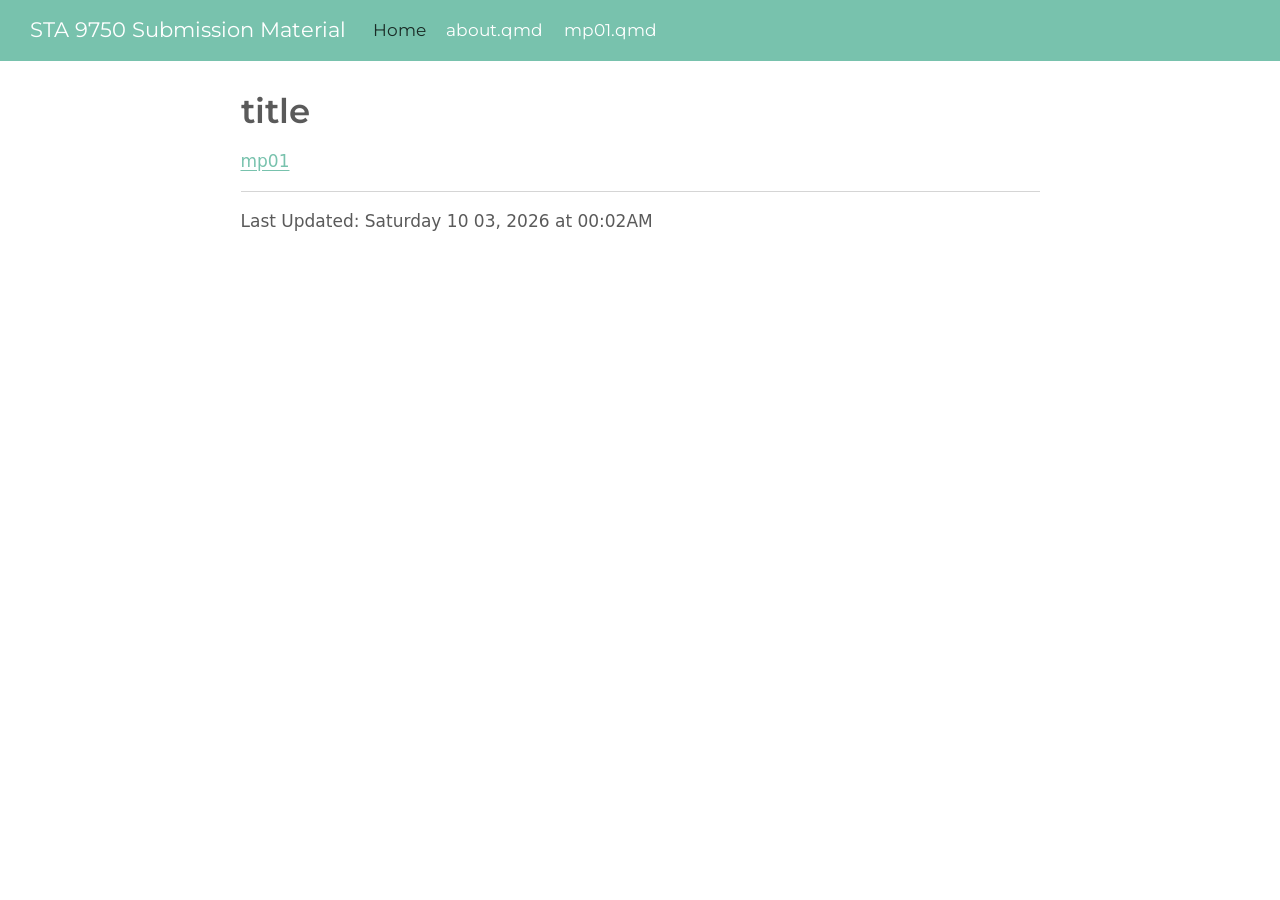
<file: docs/index.html>
<!DOCTYPE html>
<html xmlns="http://www.w3.org/1999/xhtml" lang="en" xml:lang="en"><head>

<meta charset="utf-8">
<meta name="generator" content="quarto-1.10.18">

<meta name="viewport" content="width=device-width, initial-scale=1.0, user-scalable=yes">


<title>title – STA 9750 Submission Material</title>
<style>
/* Default styles provided by pandoc.
** See https://pandoc.org/MANUAL.html#variables-for-html for config info.
*/
span.smallcaps{font-variant: small-caps;}
div.columns{display: flex; gap: 1.5em;}
div.column{flex: auto;}
@media screen {
div.columns{gap: min(4vw, 1.5em);}
div.column{overflow-x: auto;}
}
div.hanging-indent{margin-left: 1.5em; text-indent: -1.5em;}
ul.task-list{list-style: none;}
ul.task-list li input[type="checkbox"] {
  width: 0.8em;
  margin: 0 0.8em 0.2em -1em; /* quarto-specific, see https://github.com/quarto-dev/quarto-cli/issues/4556 */ 
  vertical-align: middle;
}
</style>


<script src="site_libs/quarto-nav/quarto-nav.js"></script>
<script src="site_libs/quarto-nav/headroom.min.js"></script>
<script src="site_libs/clipboard/clipboard.min.js"></script>
<script src="site_libs/quarto-search/autocomplete.umd.js"></script>
<script src="site_libs/quarto-search/fuse.min.js"></script>
<script src="site_libs/quarto-search/quarto-search.js"></script>
<meta name="quarto:offset" content="./">
<script src="site_libs/quarto-html/quarto.js" type="module"></script>
<script src="site_libs/quarto-html/tabsets/tabsets.js" type="module"></script>
<script src="site_libs/quarto-html/popper.min.js"></script>
<script src="site_libs/quarto-html/tippy.umd.min.js"></script>
<script src="site_libs/quarto-html/anchor.min.js"></script>
<link href="site_libs/quarto-html/tippy.css" rel="stylesheet">
<link href="site_libs/quarto-html/quarto-syntax-highlighting-64a204ab8560d761af7679ceaba22944.css" rel="stylesheet" id="quarto-text-highlighting-styles">
<script src="site_libs/bootstrap/bootstrap.min.js"></script>
<link href="site_libs/bootstrap/bootstrap-icons.css" rel="stylesheet">
<link href="site_libs/bootstrap/bootstrap-fbfffd53e612ab2c1d859e2bf652f7fd.min.css" rel="stylesheet" append-hash="true" id="quarto-bootstrap" data-mode="light">
<script id="quarto-search-options" type="application/json">{
  "location": "navbar",
  "copy-button": false,
  "collapse-after": 3,
  "panel-placement": "end",
  "type": "overlay",
  "limit": 50,
  "keyboard-shortcut": [
    "f",
    "/",
    "s"
  ],
  "show-item-context": false,
  "language": {
    "search-no-results-text": "No results",
    "search-matching-documents-text": "matching documents",
    "search-copy-link-title": "Copy link to search",
    "search-hide-matches-text": "Hide additional matches",
    "search-more-match-text": "more match in this document",
    "search-more-matches-text": "more matches in this document",
    "search-clear-button-title": "Clear",
    "search-text-placeholder": "",
    "search-detached-cancel-button-title": "Cancel",
    "search-submit-button-title": "Submit",
    "search-label": "Search"
  }
}</script>


</head>

<body class="nav-fixed fullcontent quarto-light">

<div id="quarto-search-results"></div>
  <header id="quarto-header" class="headroom fixed-top">
    <nav class="navbar navbar-expand-lg " data-bs-theme="dark">
      <div class="navbar-container container-fluid">
      <div class="navbar-brand-container mx-auto">
    <a class="navbar-brand" href="./index.html">
    <span class="navbar-title">STA 9750 Submission Material</span>
    </a>
  </div>
          <button class="navbar-toggler" type="button" data-bs-toggle="collapse" data-bs-target="#navbarCollapse" aria-controls="navbarCollapse" role="menu" aria-expanded="false" aria-label="Toggle navigation" onclick="if (window.quartoToggleHeadroom) { window.quartoToggleHeadroom(); }">
  <span class="navbar-toggler-icon"></span>
</button>
          <div class="collapse navbar-collapse" id="navbarCollapse">
            <ul class="navbar-nav navbar-nav-scroll me-auto">
  <li class="nav-item">
    <a class="nav-link active" href="./index.html" aria-current="page"> 
<span class="menu-text">Home</span></a>
  </li>  
  <li class="nav-item">
    <span class="nav-link">
<span class="menu-text">about.qmd</span>
    </span>
  </li>  
  <li class="nav-item">
    <a class="nav-link" href="./mp01.html"> 
<span class="menu-text">mp01.qmd</span></a>
  </li>  
</ul>
          </div> <!-- /navcollapse -->
            <div class="quarto-navbar-tools">
</div>
      </div> <!-- /container-fluid -->
    </nav>
</header>
<!-- content -->
<div id="quarto-content" class="quarto-container page-columns page-rows-contents page-layout-article page-navbar">
<!-- sidebar -->
<!-- margin-sidebar -->
    
<!-- main -->
<main class="content" id="quarto-document-content">

<header id="title-block-header" class="quarto-title-block default">
<div class="quarto-title">
<h1 class="title">title</h1>
</div>



<div class="quarto-title-meta">

    
  
    
  </div>
  


</header>


<p><a href="https://suekelj.github.io/STA9750-2026-FALL/mp01.html">mp01</a></p>
<hr>
<p>Last Updated: Saturday 10 03, 2026 at 00:02AM</p>



</main> <!-- /main -->
<script id="quarto-html-after-body" type="application/javascript">
  window.document.addEventListener("DOMContentLoaded", function (event) {
    const icon = "";
    const anchorJS = new window.AnchorJS();
    anchorJS.options = {
      placement: 'right',
      icon: icon
    };
    anchorJS.add('.anchored');
    const isCodeAnnotation = (el) => {
      for (const clz of el.classList) {
        if (clz.startsWith('code-annotation-')) {                     
          return true;
        }
      }
      return false;
    }
    const onCopySuccess = function(e) {
      // button target
      const button = e.trigger;
      // don't keep focus
      button.blur();
      // flash "checked"
      button.classList.add('code-copy-button-checked');
      var currentTitle = button.getAttribute("title");
      button.setAttribute("title", "Copied!");
      let tooltip;
      if (window.bootstrap) {
        button.setAttribute("data-bs-toggle", "tooltip");
        button.setAttribute("data-bs-placement", "left");
        button.setAttribute("data-bs-title", "Copied!");
        tooltip = new bootstrap.Tooltip(button, 
          { trigger: "manual", 
            customClass: "code-copy-button-tooltip",
            offset: [0, -8]});
        tooltip.show();    
      }
      setTimeout(function() {
        if (tooltip) {
          tooltip.hide();
          button.removeAttribute("data-bs-title");
          button.removeAttribute("data-bs-toggle");
          button.removeAttribute("data-bs-placement");
        }
        button.setAttribute("title", currentTitle);
        button.classList.remove('code-copy-button-checked');
      }, 1000);
      // clear code selection
      e.clearSelection();
    }
    const getTextToCopy = function(trigger) {
      const outerScaffold = trigger.parentElement.cloneNode(true);
      const codeEl = outerScaffold.querySelector('code');
      for (const childEl of codeEl.children) {
        if (isCodeAnnotation(childEl)) {
          childEl.remove();
        }
      }
      return codeEl.innerText;
    }
    const clipboard = new window.ClipboardJS('.code-copy-button:not([data-in-quarto-modal])', {
      text: getTextToCopy
    });
    clipboard.on('success', onCopySuccess);
    if (window.document.getElementById('quarto-embedded-source-code-modal')) {
      const clipboardModal = new window.ClipboardJS('.code-copy-button[data-in-quarto-modal]', {
        text: getTextToCopy,
        container: window.document.getElementById('quarto-embedded-source-code-modal')
      });
      clipboardModal.on('success', onCopySuccess);
    }
      var localhostRegex = new RegExp(/^(?:http|https):\/\/localhost\:?[0-9]*\//);
      var mailtoRegex = new RegExp(/^mailto:/);
        var filterRegex = new RegExp("https:\/\/suekelj\.github\.io\/STA9750-2026-FALL\/");
      var isInternal = (href) => {
          return filterRegex.test(href) || localhostRegex.test(href) || mailtoRegex.test(href);
      }
      // Inspect non-navigation links and adorn them if external
     var links = window.document.querySelectorAll('a[href]:not(.nav-link):not(.navbar-brand):not(.toc-action):not(.sidebar-link):not(.sidebar-item-toggle):not(.pagination-link):not(.no-external):not([aria-hidden]):not(.dropdown-item):not(.quarto-navigation-tool):not(.about-link)');
      for (var i=0; i<links.length; i++) {
        const link = links[i];
        if (!isInternal(link.href)) {
          // undo the damage that might have been done by quarto-nav.js in the case of
          // links that we want to consider external
          if (link.dataset.originalHref !== undefined) {
            link.href = link.dataset.originalHref;
          }
        }
      }
    function tippyHover(el, contentFn, onTriggerFn, onUntriggerFn) {
      const config = {
        allowHTML: true,
        maxWidth: 500,
        delay: 100,
        arrow: false,
        appendTo: function(el) {
            return el.parentElement;
        },
        interactive: true,
        interactiveBorder: 10,
        theme: 'quarto',
        placement: 'bottom-start',
      };
      if (contentFn) {
        config.content = contentFn;
      }
      if (onTriggerFn) {
        config.onTrigger = onTriggerFn;
      }
      if (onUntriggerFn) {
        config.onUntrigger = onUntriggerFn;
      }
      window.tippy(el, config); 
    }
    const noterefs = window.document.querySelectorAll('a[role="doc-noteref"]');
    for (var i=0; i<noterefs.length; i++) {
      const ref = noterefs[i];
      tippyHover(ref, function() {
        // use id or data attribute instead here
        let href = ref.getAttribute('data-footnote-href') || ref.getAttribute('href');
        try { href = new URL(href).hash; } catch {}
        const id = href.replace(/^#\/?/, "");
        const note = window.document.getElementById(id);
        if (note) {
          return note.innerHTML;
        } else {
          return "";
        }
      });
    }
    const xrefs = window.document.querySelectorAll('a.quarto-xref');
    const processXRef = (id, note) => {
      // Strip column container classes
      const stripColumnClz = (el) => {
        el.classList.remove("page-full", "page-columns");
        if (el.children) {
          for (const child of el.children) {
            stripColumnClz(child);
          }
        }
      }
      stripColumnClz(note)
      if (id === null || id.startsWith('sec-')) {
        // Special case sections, only their first couple elements
        const container = document.createElement("div");
        if (note.children && note.children.length > 2) {
          container.appendChild(note.children[0].cloneNode(true));
          for (let i = 1; i < note.children.length; i++) {
            const child = note.children[i];
            if (child.tagName === "P" && child.innerText === "") {
              continue;
            } else {
              container.appendChild(child.cloneNode(true));
              break;
            }
          }
          if (window.Quarto?.typesetMath) {
            window.Quarto.typesetMath(container);
          }
          return container.innerHTML
        } else {
          if (window.Quarto?.typesetMath) {
            window.Quarto.typesetMath(note);
          }
          return note.innerHTML;
        }
      } else {
        // Remove any anchor links if they are present
        const anchorLink = note.querySelector('a.anchorjs-link');
        if (anchorLink) {
          anchorLink.remove();
        }
        if (window.Quarto?.typesetMath) {
          window.Quarto.typesetMath(note);
        }
        if (note.classList.contains("callout")) {
          return note.outerHTML;
        } else {
          return note.innerHTML;
        }
      }
    }
    for (var i=0; i<xrefs.length; i++) {
      const xref = xrefs[i];
      tippyHover(xref, undefined, function(instance) {
        instance.disable();
        let url = xref.getAttribute('href');
        let hash = undefined; 
        if (url.startsWith('#')) {
          hash = url;
        } else {
          try { hash = new URL(url).hash; } catch {}
        }
        if (hash) {
          const id = hash.replace(/^#\/?/, "");
          const note = window.document.getElementById(id);
          if (note !== null) {
            try {
              const html = processXRef(id, note.cloneNode(true));
              instance.setContent(html);
            } finally {
              instance.enable();
              instance.show();
            }
          } else {
            // See if we can fetch this
            fetch(url.split('#')[0])
            .then(res => res.text())
            .then(html => {
              const parser = new DOMParser();
              const htmlDoc = parser.parseFromString(html, "text/html");
              const note = htmlDoc.getElementById(id);
              if (note !== null) {
                const html = processXRef(id, note);
                instance.setContent(html);
              } 
            }).finally(() => {
              instance.enable();
              instance.show();
            });
          }
        } else {
          // See if we can fetch a full url (with no hash to target)
          // This is a special case and we should probably do some content thinning / targeting
          fetch(url)
          .then(res => res.text())
          .then(html => {
            const parser = new DOMParser();
            const htmlDoc = parser.parseFromString(html, "text/html");
            const note = htmlDoc.querySelector('main.content');
            if (note !== null) {
              // This should only happen for chapter cross references
              // (since there is no id in the URL)
              // remove the first header
              if (note.children.length > 0 && note.children[0].tagName === "HEADER") {
                note.children[0].remove();
              }
              const html = processXRef(null, note);
              instance.setContent(html);
            } 
          }).finally(() => {
            instance.enable();
            instance.show();
          });
        }
      }, function(instance) {
      });
    }
        let selectedAnnoteEl;
        const selectorForAnnotation = ( cell, annotation) => {
          let cellAttr = 'data-code-cell="' + cell + '"';
          let lineAttr = 'data-code-annotation="' +  annotation + '"';
          const selector = 'span[' + cellAttr + '][' + lineAttr + ']';
          return selector;
        }
        const selectCodeLines = (annoteEl) => {
          const doc = window.document;
          const targetCell = annoteEl.getAttribute("data-target-cell");
          const targetAnnotation = annoteEl.getAttribute("data-target-annotation");
          const annoteSpan = window.document.querySelector(selectorForAnnotation(targetCell, targetAnnotation));
          const lines = annoteSpan.getAttribute("data-code-lines").split(",");
          const lineIds = lines.map((line) => {
            return targetCell + "-" + line;
          })
          let top = null;
          let height = null;
          let parent = null;
          if (lineIds.length > 0) {
              //compute the position of the single el (top and bottom and make a div)
              const el = window.document.getElementById(lineIds[0]);
              top = el.offsetTop;
              height = el.offsetHeight;
              parent = el.parentElement.parentElement;
            if (lineIds.length > 1) {
              const lastEl = window.document.getElementById(lineIds[lineIds.length - 1]);
              const bottom = lastEl.offsetTop + lastEl.offsetHeight;
              height = bottom - top;
            }
            if (top !== null && height !== null && parent !== null) {
              // cook up a div (if necessary) and position it 
              let div = window.document.getElementById("code-annotation-line-highlight");
              if (div === null) {
                div = window.document.createElement("div");
                div.setAttribute("id", "code-annotation-line-highlight");
                div.style.position = 'absolute';
                parent.appendChild(div);
              }
              div.style.top = top - 2 + "px";
              div.style.height = height + 4 + "px";
              div.style.left = 0;
              let gutterDiv = window.document.getElementById("code-annotation-line-highlight-gutter");
              if (gutterDiv === null) {
                gutterDiv = window.document.createElement("div");
                gutterDiv.setAttribute("id", "code-annotation-line-highlight-gutter");
                gutterDiv.style.position = 'absolute';
                const codeCell = window.document.getElementById(targetCell);
                const gutter = codeCell.querySelector('.code-annotation-gutter');
                gutter.appendChild(gutterDiv);
              }
              gutterDiv.style.top = top - 2 + "px";
              gutterDiv.style.height = height + 4 + "px";
            }
            selectedAnnoteEl = annoteEl;
          }
        };
        const unselectCodeLines = () => {
          const elementsIds = ["code-annotation-line-highlight", "code-annotation-line-highlight-gutter"];
          elementsIds.forEach((elId) => {
            const div = window.document.getElementById(elId);
            if (div) {
              div.remove();
            }
          });
          selectedAnnoteEl = undefined;
        };
          // Handle positioning of the toggle
      window.addEventListener(
        "resize",
        throttle(() => {
          elRect = undefined;
          if (selectedAnnoteEl) {
            selectCodeLines(selectedAnnoteEl);
          }
        }, 10)
      );
      function throttle(fn, ms) {
      let throttle = false;
      let timer;
        return (...args) => {
          if(!throttle) { // first call gets through
              fn.apply(this, args);
              throttle = true;
          } else { // all the others get throttled
              if(timer) clearTimeout(timer); // cancel #2
              timer = setTimeout(() => {
                fn.apply(this, args);
                timer = throttle = false;
              }, ms);
          }
        };
      }
        // Attach click handler to the DT
        const annoteDls = window.document.querySelectorAll('dt[data-target-cell]');
        for (const annoteDlNode of annoteDls) {
          annoteDlNode.addEventListener('click', (event) => {
            const clickedEl = event.target;
            if (clickedEl !== selectedAnnoteEl) {
              unselectCodeLines();
              const activeEl = window.document.querySelector('dt[data-target-cell].code-annotation-active');
              if (activeEl) {
                activeEl.classList.remove('code-annotation-active');
              }
              selectCodeLines(clickedEl);
              clickedEl.classList.add('code-annotation-active');
            } else {
              // Unselect the line
              unselectCodeLines();
              clickedEl.classList.remove('code-annotation-active');
            }
          });
        }
    const findCites = (el) => {
      const parentEl = el.parentElement;
      if (parentEl) {
        const cites = parentEl.dataset.cites;
        if (cites) {
          return {
            el,
            cites: cites.split(' ')
          };
        } else {
          return findCites(el.parentElement)
        }
      } else {
        return undefined;
      }
    };
    var bibliorefs = window.document.querySelectorAll('a[role="doc-biblioref"]');
    for (var i=0; i<bibliorefs.length; i++) {
      const ref = bibliorefs[i];
      const citeInfo = findCites(ref);
      if (citeInfo) {
        tippyHover(citeInfo.el, function() {
          var popup = window.document.createElement('div');
          citeInfo.cites.forEach(function(cite) {
            var citeDiv = window.document.createElement('div');
            citeDiv.classList.add('hanging-indent');
            citeDiv.classList.add('csl-entry');
            var biblioDiv = window.document.getElementById('ref-' + cite);
            if (biblioDiv) {
              citeDiv.innerHTML = biblioDiv.innerHTML;
            }
            popup.appendChild(citeDiv);
          });
          return popup.innerHTML;
        });
      }
    }
  });
  </script>
</div> <!-- /content -->




</body></html>
</file>
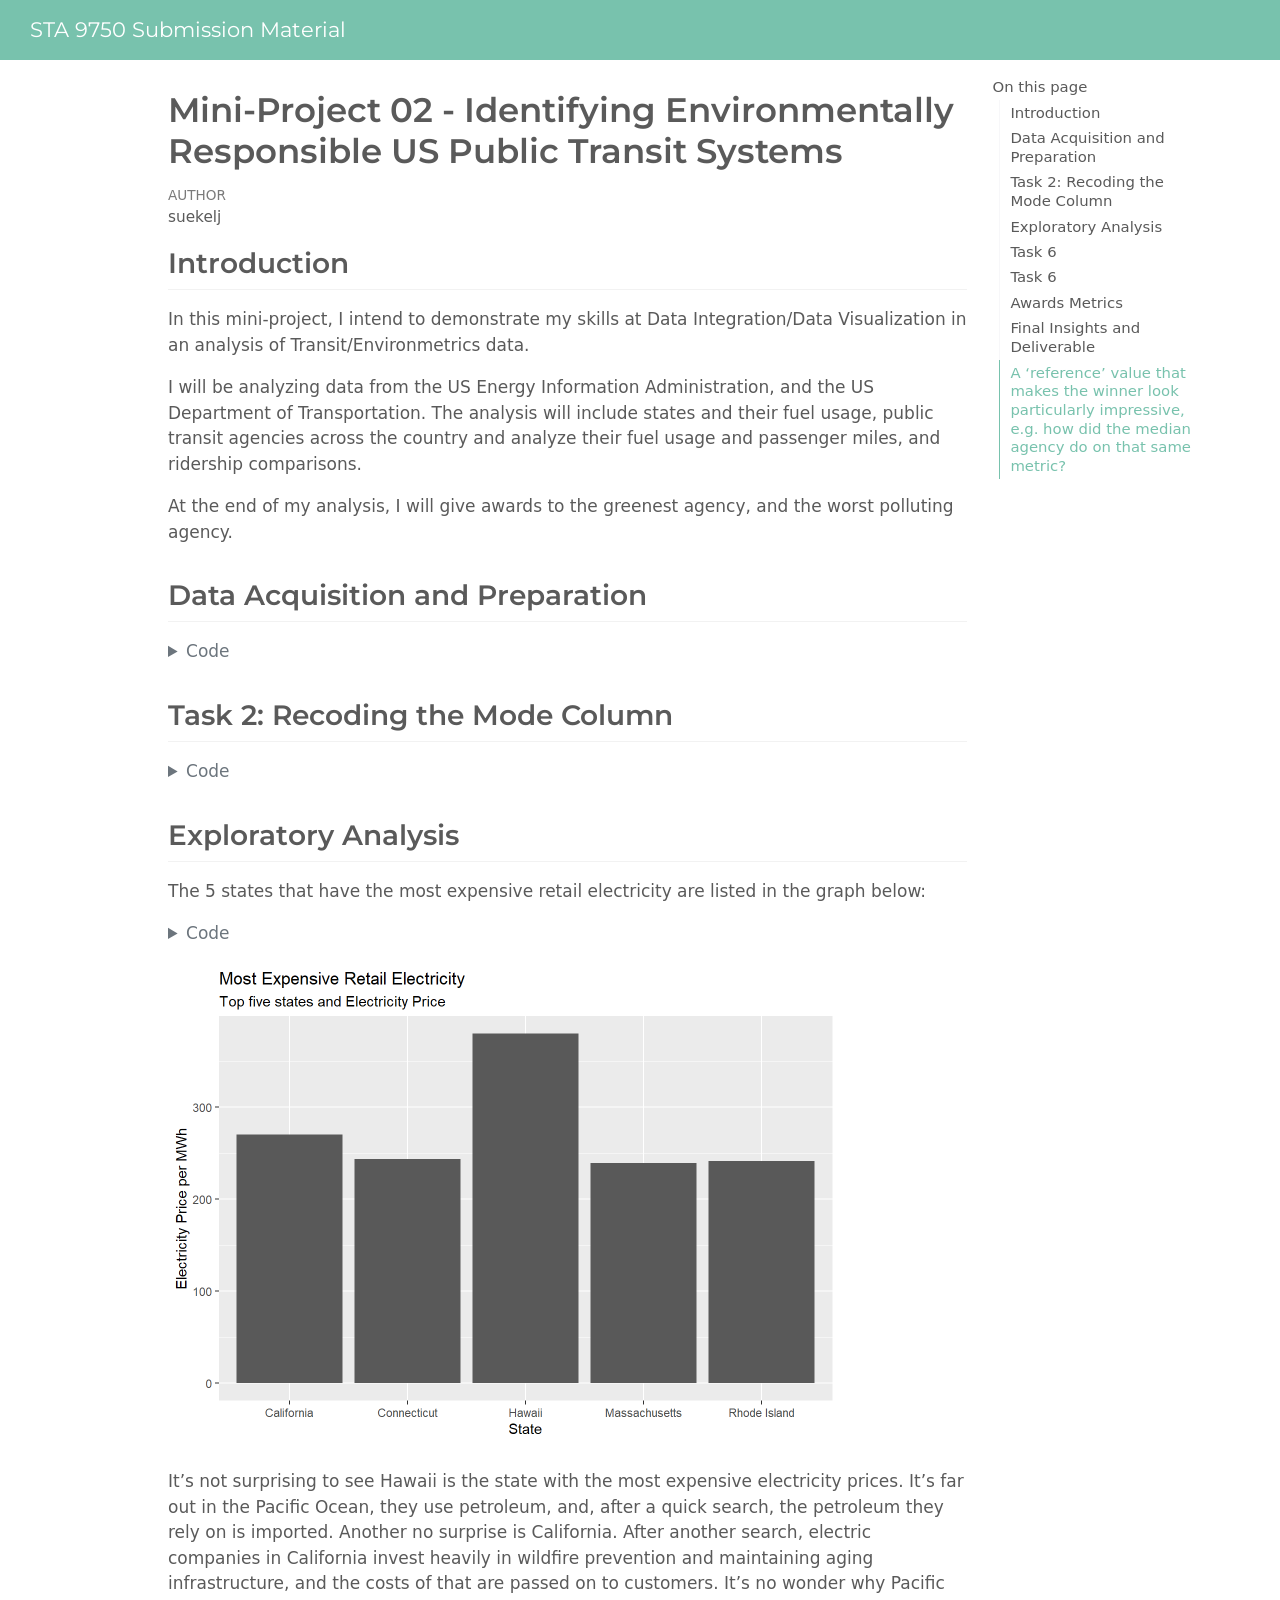
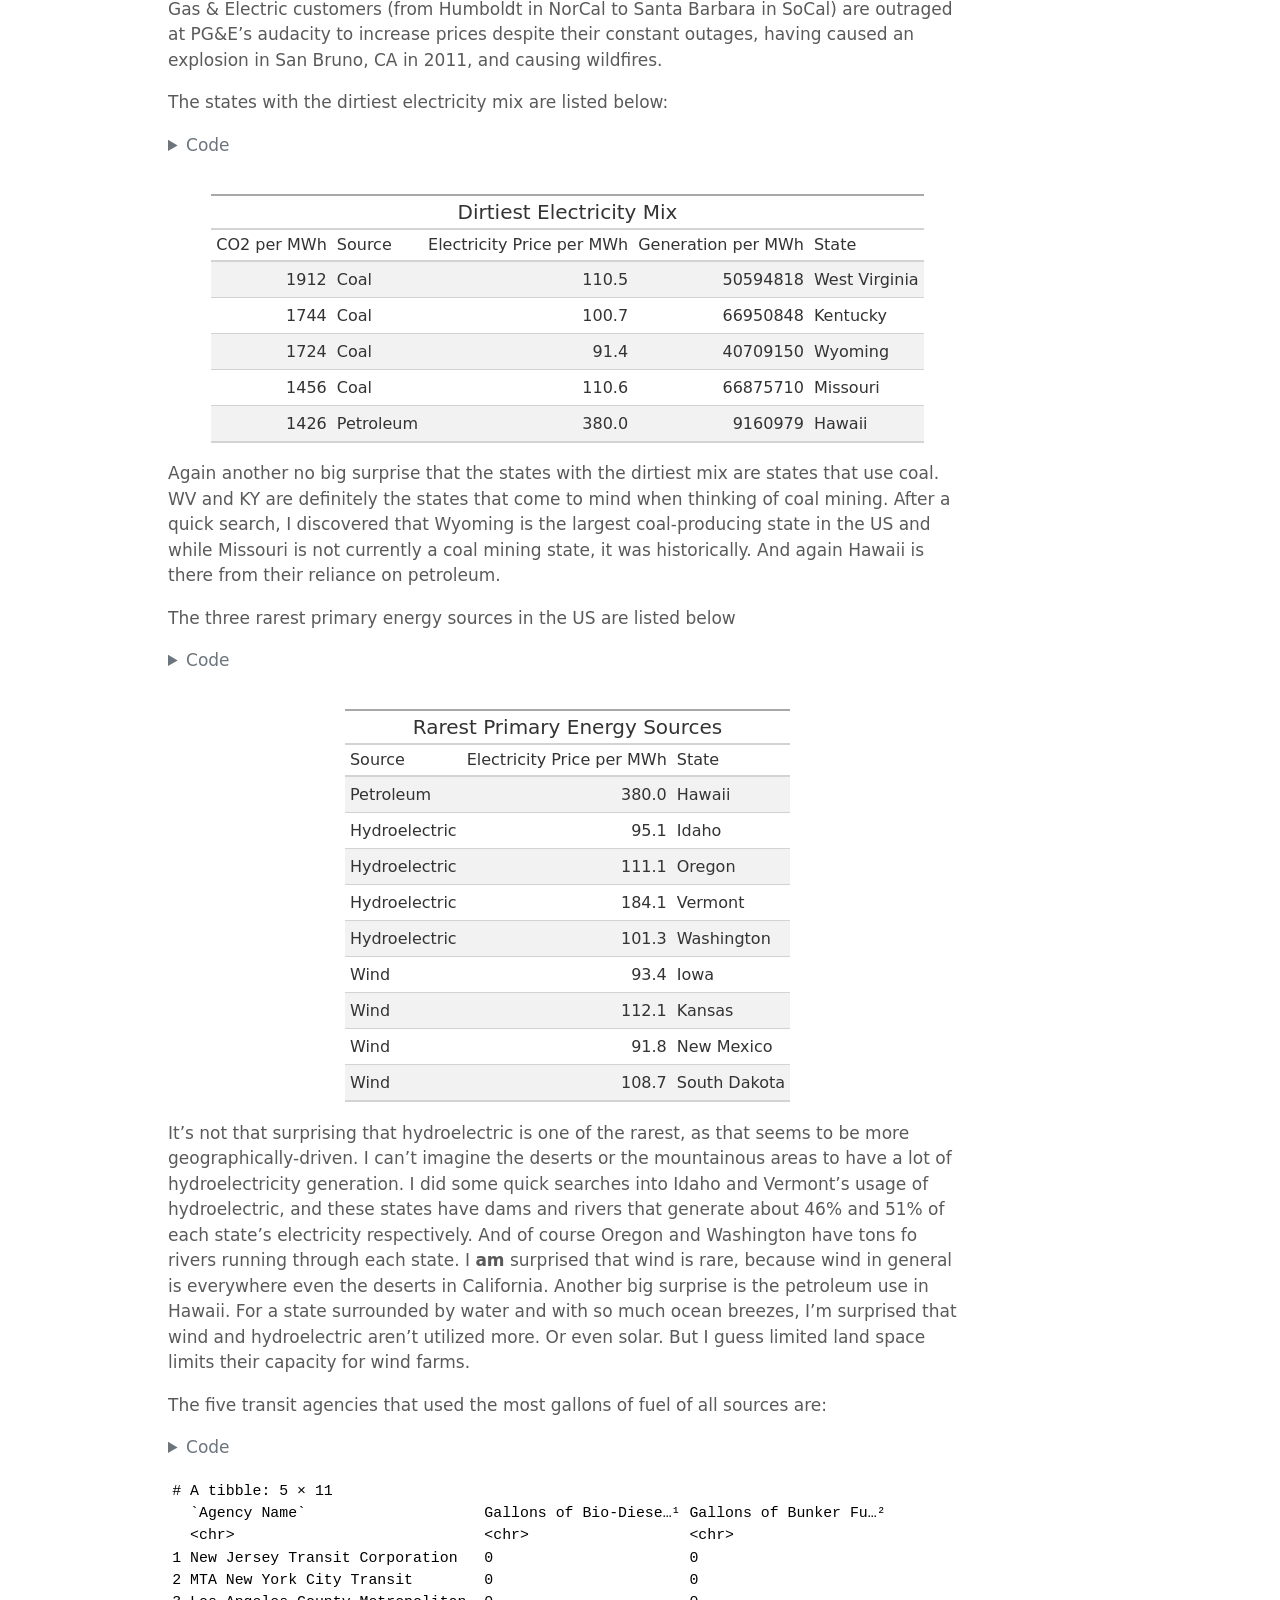
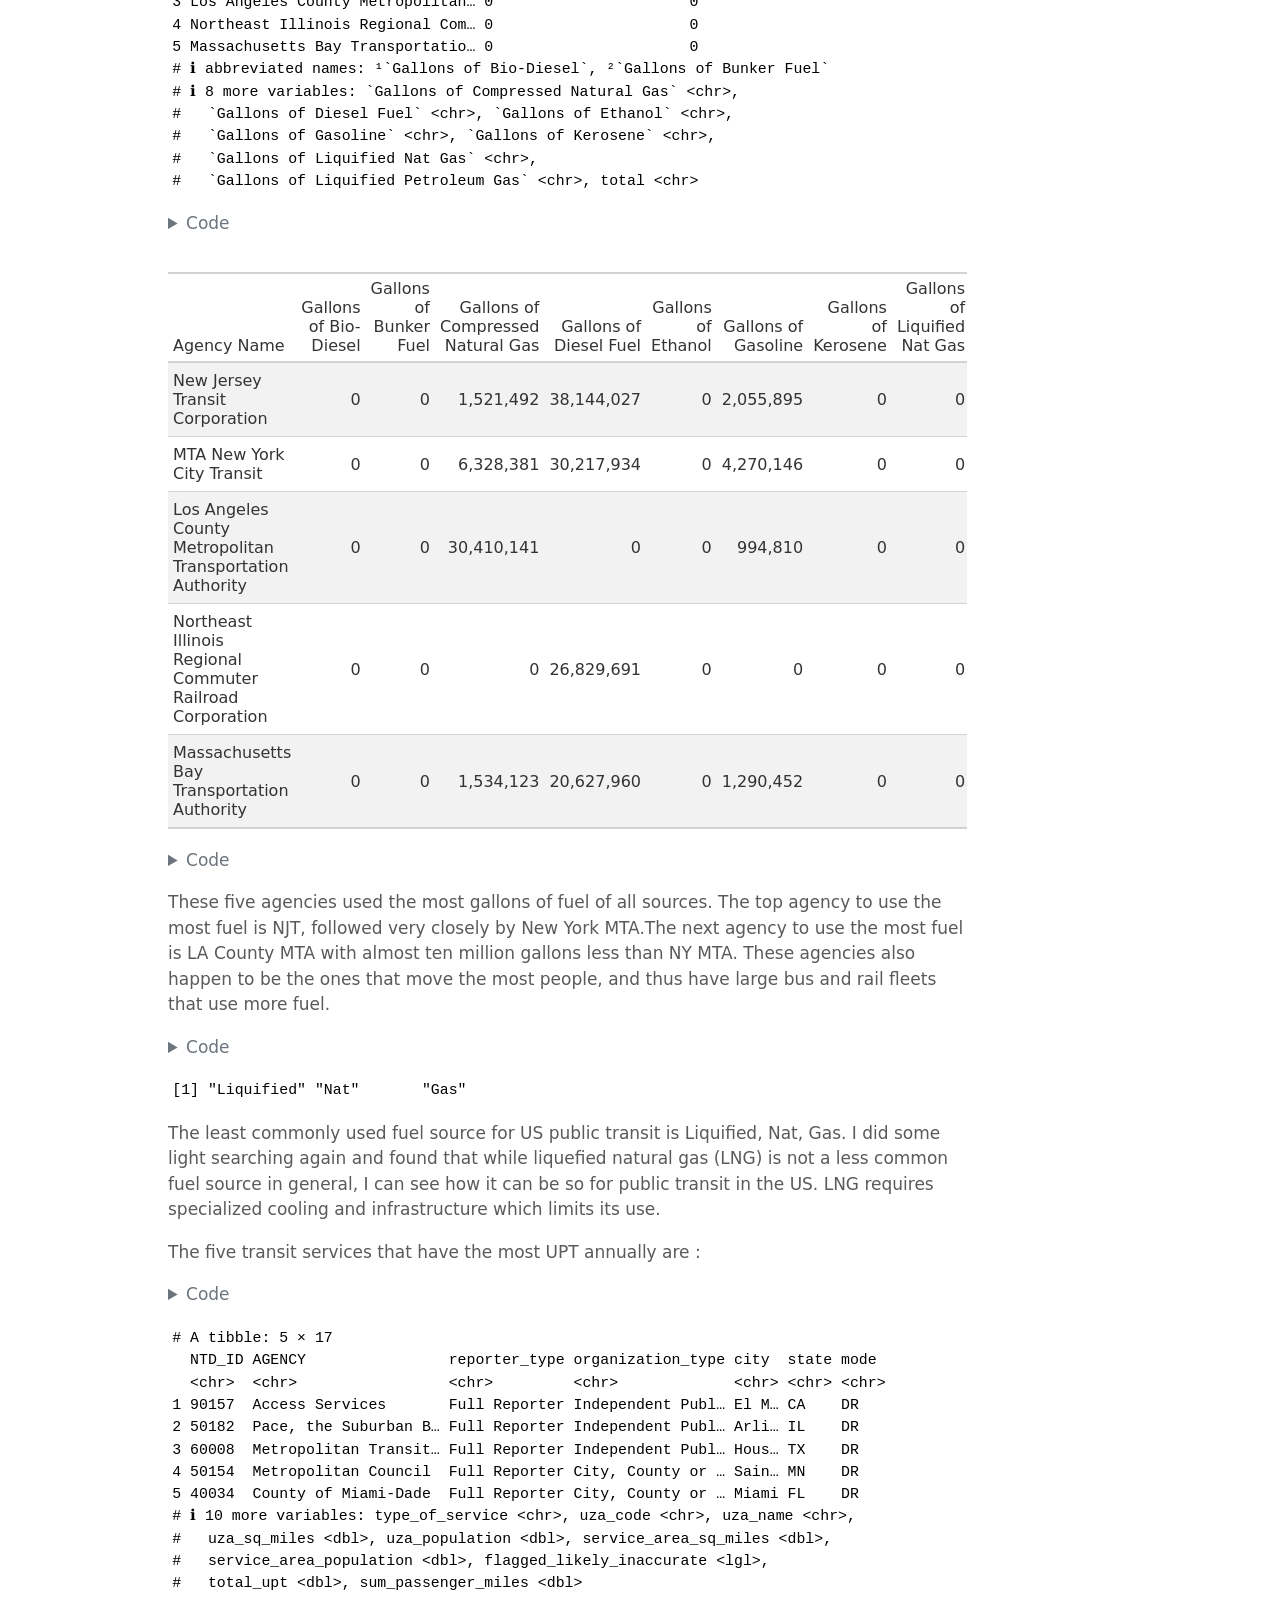
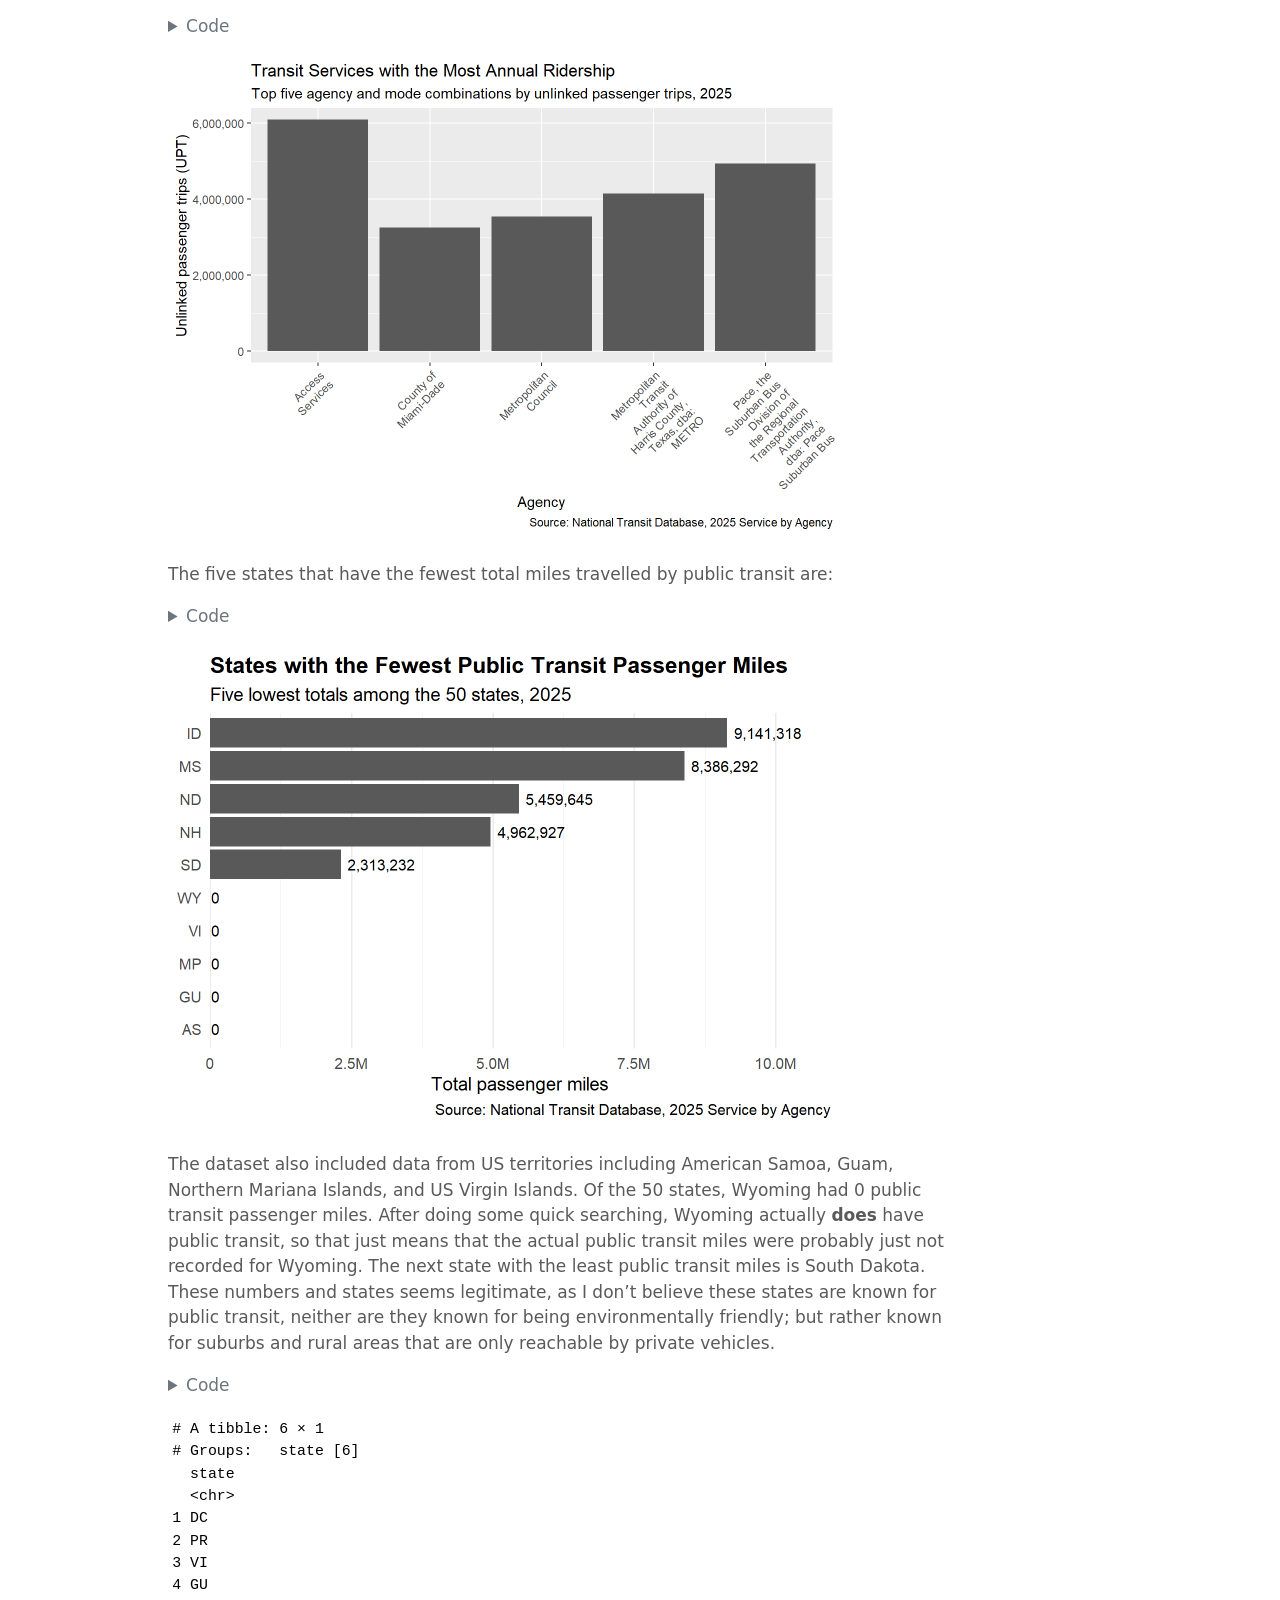
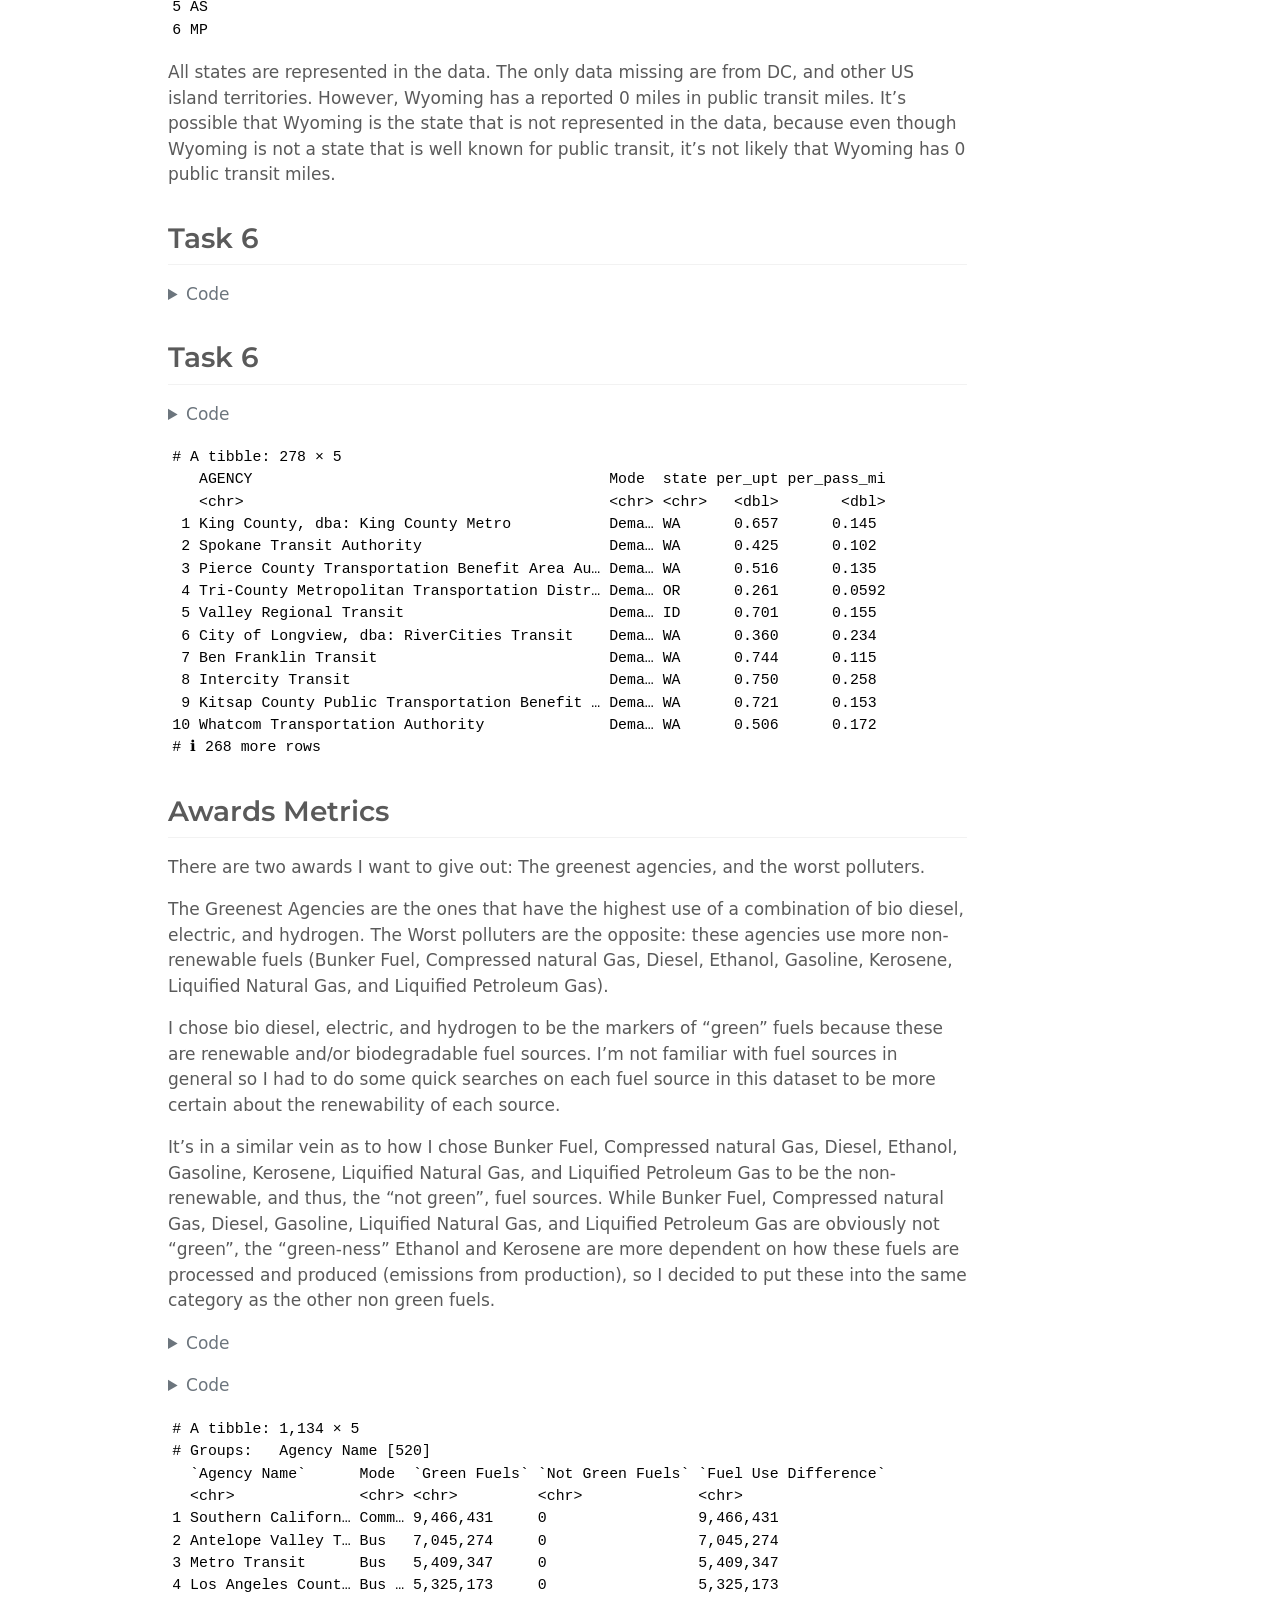
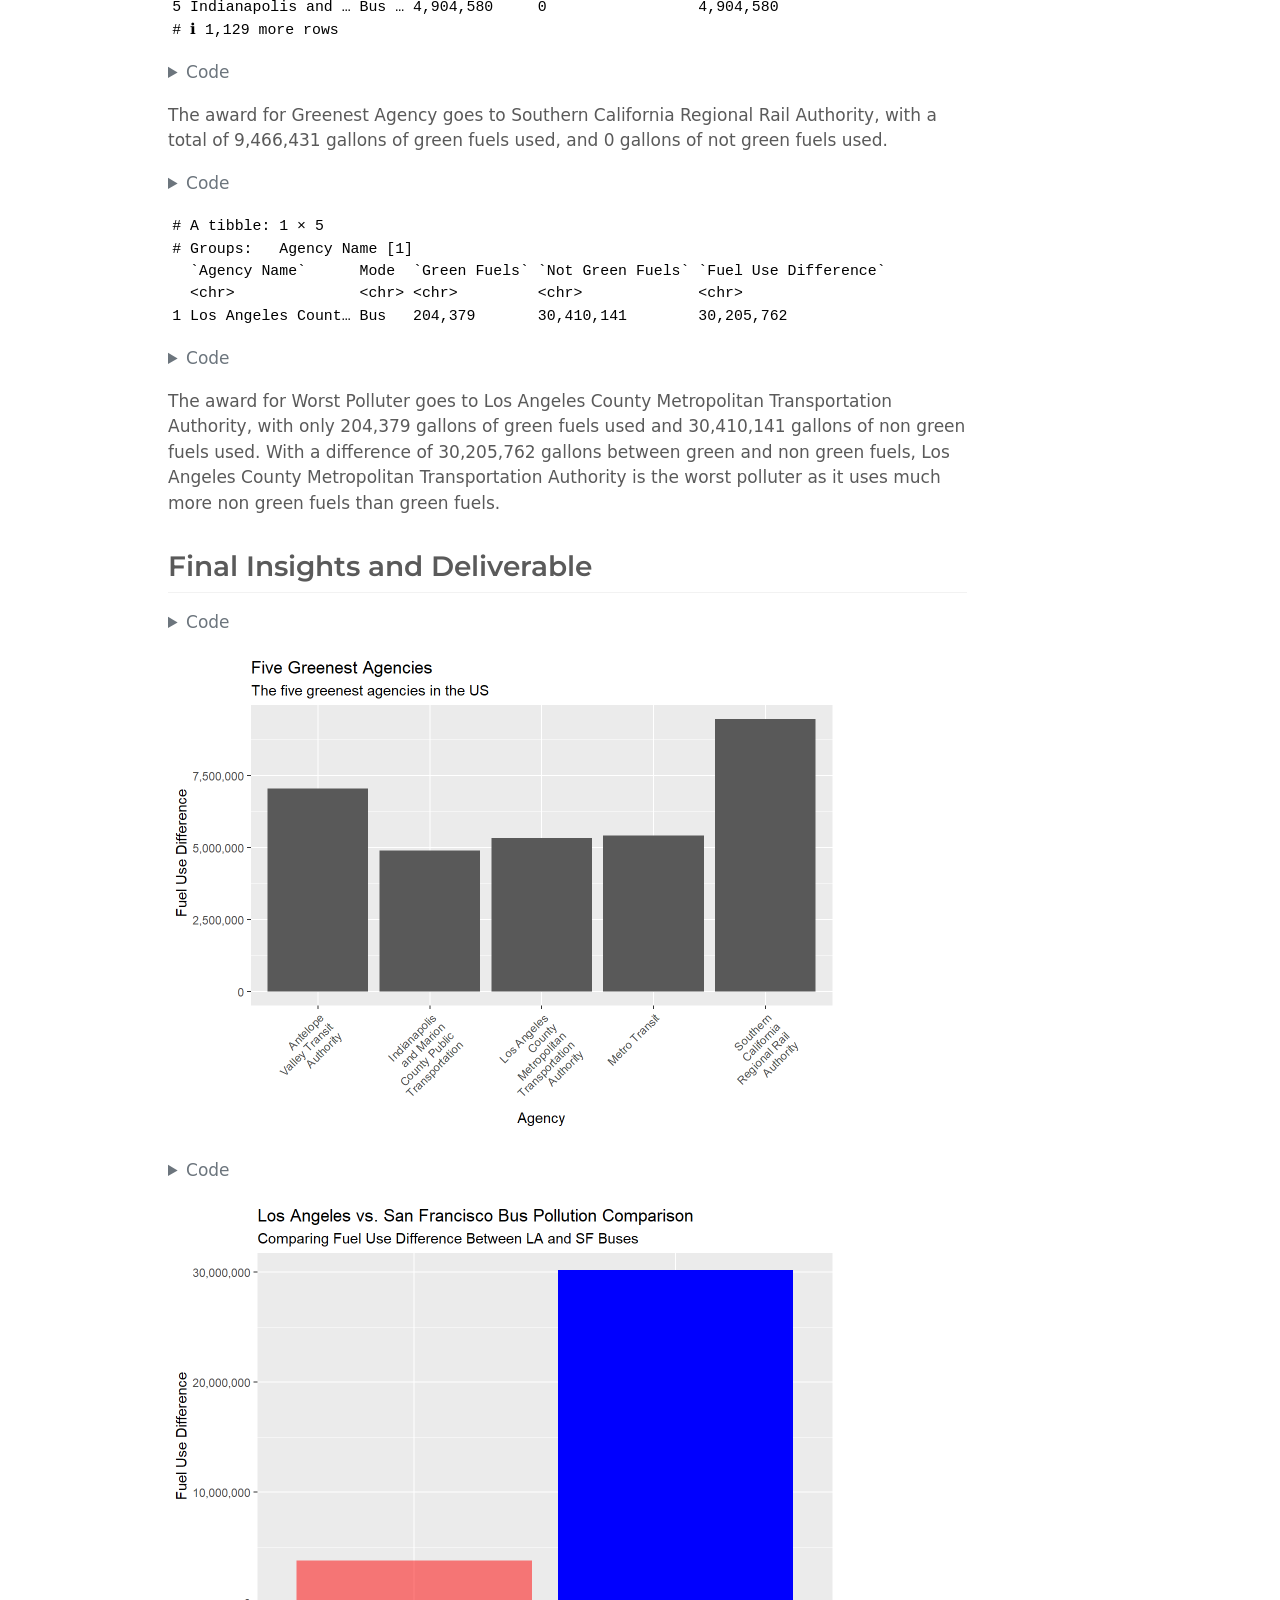
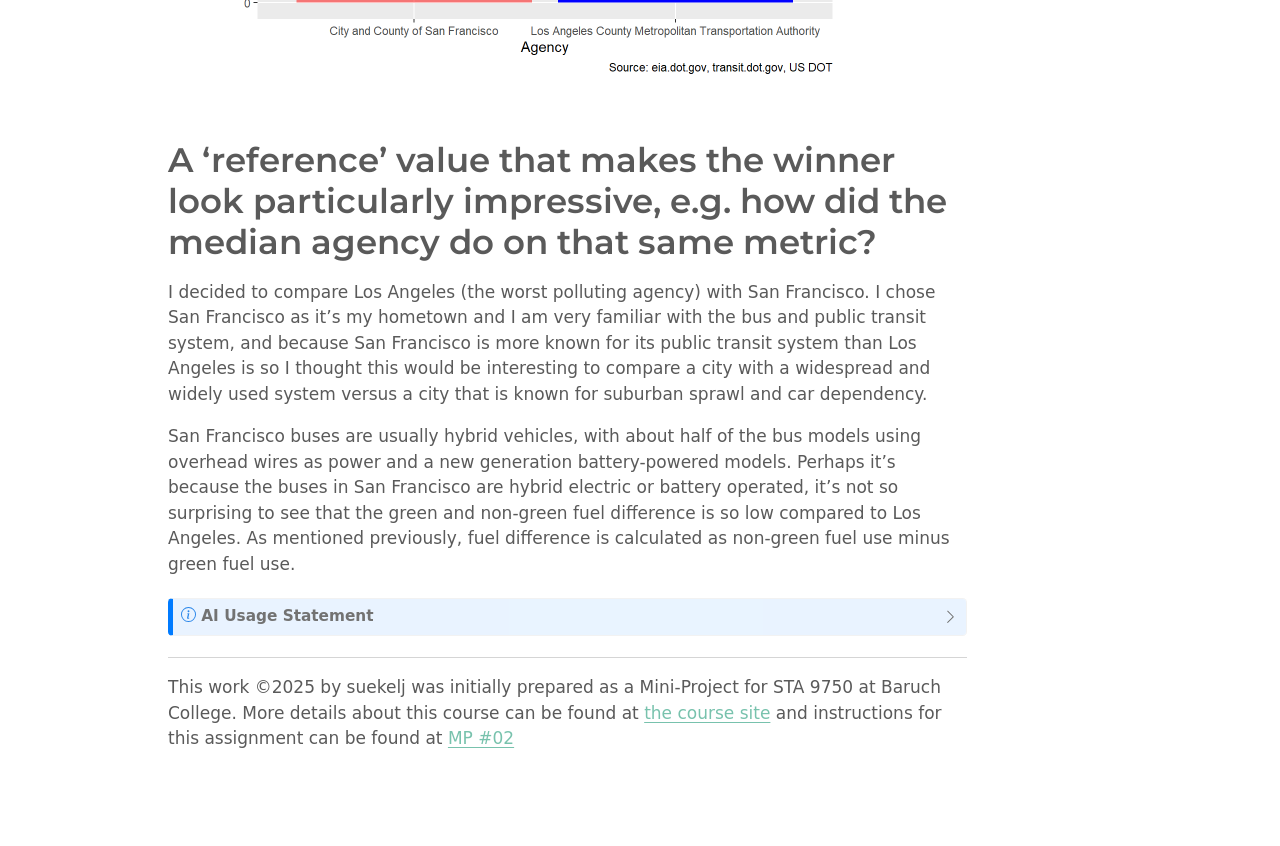
<file: docs/mp02.html>
<!DOCTYPE html>
<html xmlns="http://www.w3.org/1999/xhtml" lang="en" xml:lang="en"><head>

<meta charset="utf-8">
<meta name="generator" content="quarto-1.10.18">

<meta name="viewport" content="width=device-width, initial-scale=1.0, user-scalable=yes">

<meta name="author" content="suekelj">

<title>Mini-Project 02 - Identifying Environmentally Responsible US Public Transit Systems – STA 9750 Submission Material</title>
<style>
/* Default styles provided by pandoc.
** See https://pandoc.org/MANUAL.html#variables-for-html for config info.
*/
span.smallcaps{font-variant: small-caps;}
div.columns{display: flex; gap: 1.5em;}
div.column{flex: auto;}
@media screen {
div.columns{gap: min(4vw, 1.5em);}
div.column{overflow-x: auto;}
}
div.hanging-indent{margin-left: 1.5em; text-indent: -1.5em;}
ul.task-list{list-style: none;}
ul.task-list li input[type="checkbox"] {
  width: 0.8em;
  margin: 0 0.8em 0.2em -1em; /* quarto-specific, see https://github.com/quarto-dev/quarto-cli/issues/4556 */ 
  vertical-align: middle;
}
/* CSS for syntax highlighting */
html { -webkit-text-size-adjust: 100%; }
pre > code.sourceCode { white-space: pre; position: relative; }
pre > code.sourceCode > span { display: inline-block; line-height: 1.25; }
pre > code.sourceCode > span:empty { height: 1.2em; }
.sourceCode { overflow: visible; }
code.sourceCode > span { color: inherit; text-decoration: inherit; }
div.sourceCode { margin: 1em 0; }
pre.sourceCode { margin: 0; }
@media screen {
div.sourceCode { overflow: auto; }
}
@media print {
pre > code.sourceCode { white-space: pre-wrap; }
pre > code.sourceCode > span { text-indent: -5em; padding-left: 5em; }
}
pre.numberSource code
  { counter-reset: source-line 0; }
pre.numberSource code > span
  { position: relative; left: -4em; counter-increment: source-line; }
pre.numberSource code > span > a:first-child::before
  { content: counter(source-line);
    position: relative; left: -1em; text-align: right; vertical-align: baseline;
    border: none; display: inline-block;
    -webkit-touch-callout: none; -webkit-user-select: none;
    -khtml-user-select: none; -moz-user-select: none;
    -ms-user-select: none; user-select: none;
    padding: 0 4px; width: 4em;
  }
pre.numberSource { margin-left: 3em;  padding-left: 4px; }
div.sourceCode
  {   }
@media screen {
pre > code.sourceCode > span > a:first-child::before { text-decoration: underline; }
}
</style>


<script src="site_libs/quarto-nav/quarto-nav.js"></script>
<script src="site_libs/quarto-nav/headroom.min.js"></script>
<script src="site_libs/clipboard/clipboard.min.js"></script>
<script src="site_libs/quarto-search/autocomplete.umd.js"></script>
<script src="site_libs/quarto-search/fuse.min.js"></script>
<script src="site_libs/quarto-search/quarto-search.js"></script>
<meta name="quarto:offset" content="./">
<script src="site_libs/quarto-html/quarto.js" type="module"></script>
<script src="site_libs/quarto-html/tabsets/tabsets.js" type="module"></script>
<script src="site_libs/quarto-html/popper.min.js"></script>
<script src="site_libs/quarto-html/tippy.umd.min.js"></script>
<script src="site_libs/quarto-html/anchor.min.js"></script>
<link href="site_libs/quarto-html/tippy.css" rel="stylesheet">
<link href="site_libs/quarto-html/quarto-syntax-highlighting-64a204ab8560d761af7679ceaba22944.css" rel="stylesheet" id="quarto-text-highlighting-styles">
<script src="site_libs/bootstrap/bootstrap.min.js"></script>
<link href="site_libs/bootstrap/bootstrap-icons.css" rel="stylesheet">
<link href="site_libs/bootstrap/bootstrap-fbfffd53e612ab2c1d859e2bf652f7fd.min.css" rel="stylesheet" append-hash="true" id="quarto-bootstrap" data-mode="light">
<script id="quarto-search-options" type="application/json">{
  "location": "navbar",
  "copy-button": false,
  "collapse-after": 3,
  "panel-placement": "end",
  "type": "overlay",
  "limit": 50,
  "keyboard-shortcut": [
    "f",
    "/",
    "s"
  ],
  "show-item-context": false,
  "language": {
    "search-no-results-text": "No results",
    "search-matching-documents-text": "matching documents",
    "search-copy-link-title": "Copy link to search",
    "search-hide-matches-text": "Hide additional matches",
    "search-more-match-text": "more match in this document",
    "search-more-matches-text": "more matches in this document",
    "search-clear-button-title": "Clear",
    "search-text-placeholder": "",
    "search-detached-cancel-button-title": "Cancel",
    "search-submit-button-title": "Submit",
    "search-label": "Search"
  }
}</script>


</head>

<body class="nav-fixed quarto-light">

<div id="quarto-search-results"></div>
  <header id="quarto-header" class="headroom fixed-top">
    <nav class="navbar navbar-expand-lg " data-bs-theme="dark">
      <div class="navbar-container container-fluid">
      <div class="navbar-brand-container mx-auto">
    <a class="navbar-brand" href="./index.html">
    <span class="navbar-title">STA 9750 Submission Material</span>
    </a>
  </div>
        <div class="quarto-navbar-tools tools-end">
</div>
      </div> <!-- /container-fluid -->
    </nav>
</header>
<!-- content -->
<div id="quarto-content" class="quarto-container page-columns page-rows-contents page-layout-article page-navbar">
<!-- sidebar -->
<!-- margin-sidebar -->
    <div id="quarto-margin-sidebar" class="sidebar margin-sidebar">
        <nav id="TOC" role="doc-toc" class="toc-active">
    <h2 id="toc-title">On this page</h2>
   
  <ul>
  <li><a href="#introduction" id="toc-introduction" class="nav-link active" data-scroll-target="#introduction">Introduction</a></li>
  <li><a href="#data-acquisition-and-preparation" id="toc-data-acquisition-and-preparation" class="nav-link" data-scroll-target="#data-acquisition-and-preparation">Data Acquisition and Preparation</a></li>
  <li><a href="#task-2-recoding-the-mode-column" id="toc-task-2-recoding-the-mode-column" class="nav-link" data-scroll-target="#task-2-recoding-the-mode-column">Task 2: Recoding the Mode Column</a></li>
  <li><a href="#exploratory-analysis" id="toc-exploratory-analysis" class="nav-link" data-scroll-target="#exploratory-analysis">Exploratory Analysis</a></li>
  <li><a href="#task-6" id="toc-task-6" class="nav-link" data-scroll-target="#task-6">Task 6</a></li>
  <li><a href="#task-6-1" id="toc-task-6-1" class="nav-link" data-scroll-target="#task-6-1">Task 6</a></li>
  <li><a href="#awards-metrics" id="toc-awards-metrics" class="nav-link" data-scroll-target="#awards-metrics">Awards Metrics</a></li>
  <li><a href="#final-insights-and-deliverable" id="toc-final-insights-and-deliverable" class="nav-link" data-scroll-target="#final-insights-and-deliverable">Final Insights and Deliverable</a></li>
  <li><a href="#a-reference-value-that-makes-the-winner-look-particularly-impressive-e.g.-how-did-the-median-agency-do-on-that-same-metric" id="toc-a-reference-value-that-makes-the-winner-look-particularly-impressive-e.g.-how-did-the-median-agency-do-on-that-same-metric" class="nav-link" data-scroll-target="#a-reference-value-that-makes-the-winner-look-particularly-impressive-e.g.-how-did-the-median-agency-do-on-that-same-metric">A ‘reference’ value that makes the winner look particularly impressive, e.g.&nbsp;how did the median agency do on that same metric?</a></li>
  </ul>
</nav>
    </div>
<!-- main -->
<main class="content" id="quarto-document-content">

<header id="title-block-header" class="quarto-title-block default">
<div class="quarto-title">
<h1 class="title">Mini-Project 02 - Identifying Environmentally Responsible US Public Transit Systems</h1>
</div>



<div class="quarto-title-meta">

    <div>
    <div class="quarto-title-meta-heading">Author</div>
    <div class="quarto-title-meta-contents">
             <p>suekelj </p>
          </div>
  </div>
    
  
    
  </div>
  


</header>


<section id="introduction" class="level2">
<h2 class="anchored" data-anchor-id="introduction">Introduction</h2>
<p>In this mini-project, I intend to demonstrate my skills at Data Integration/Data Visualization in an analysis of Transit/Environmetrics data.</p>
<p>I will be analyzing data from the US Energy Information Administration, and the US Department of Transportation. The analysis will include states and their fuel usage, public transit agencies across the country and analyze their fuel usage and passenger miles, and ridership comparisons.</p>
<p>At the end of my analysis, I will give awards to the greenest agency, and the worst polluting agency.</p>
</section>
<section id="data-acquisition-and-preparation" class="level2">
<h2 class="anchored" data-anchor-id="data-acquisition-and-preparation">Data Acquisition and Preparation</h2>
<div class="cell">
<details class="code-fold">
<summary>Code</summary>
<div class="code-copy-outer-scaffold"><div class="sourceCode cell-code" id="cb1"><pre class="sourceCode r code-with-copy"><code class="sourceCode r"><span id="cb1-1"><a href="#cb1-1" aria-hidden="true" tabindex="-1"></a><span class="fu">library</span>(tidyverse)</span>
<span id="cb1-2"><a href="#cb1-2" aria-hidden="true" tabindex="-1"></a><span class="fu">library</span>(stringr)</span>
<span id="cb1-3"><a href="#cb1-3" aria-hidden="true" tabindex="-1"></a><span class="fu">library</span>(httr2)</span>
<span id="cb1-4"><a href="#cb1-4" aria-hidden="true" tabindex="-1"></a><span class="fu">library</span>(rvest)</span>
<span id="cb1-5"><a href="#cb1-5" aria-hidden="true" tabindex="-1"></a></span>
<span id="cb1-6"><a href="#cb1-6" aria-hidden="true" tabindex="-1"></a>get_eia_sep <span class="ot">&lt;-</span> <span class="cf">function</span>(state, abbr){</span>
<span id="cb1-7"><a href="#cb1-7" aria-hidden="true" tabindex="-1"></a>  <span class="fu">library</span>(tidyverse)</span>
<span id="cb1-8"><a href="#cb1-8" aria-hidden="true" tabindex="-1"></a>  <span class="fu">library</span>(stringr)</span>
<span id="cb1-9"><a href="#cb1-9" aria-hidden="true" tabindex="-1"></a>  <span class="fu">library</span>(httr2)</span>
<span id="cb1-10"><a href="#cb1-10" aria-hidden="true" tabindex="-1"></a>  <span class="fu">library</span>(rvest)</span>
<span id="cb1-11"><a href="#cb1-11" aria-hidden="true" tabindex="-1"></a>  <span class="fu">library</span>(fs)</span>
<span id="cb1-12"><a href="#cb1-12" aria-hidden="true" tabindex="-1"></a>  </span>
<span id="cb1-13"><a href="#cb1-13" aria-hidden="true" tabindex="-1"></a>  state_formatted <span class="ot">&lt;-</span> <span class="fu">str_to_lower</span>(state) <span class="sc">|&gt;</span> <span class="fu">str_replace_all</span>(<span class="st">"</span><span class="sc">\\</span><span class="st">s"</span>, <span class="st">""</span>)</span>
<span id="cb1-14"><a href="#cb1-14" aria-hidden="true" tabindex="-1"></a>  </span>
<span id="cb1-15"><a href="#cb1-15" aria-hidden="true" tabindex="-1"></a>  dir_name <span class="ot">&lt;-</span> fs<span class="sc">::</span><span class="fu">path</span>(<span class="st">"data"</span>, <span class="st">"mp02"</span>)</span>
<span id="cb1-16"><a href="#cb1-16" aria-hidden="true" tabindex="-1"></a>  file_name <span class="ot">&lt;-</span> fs<span class="sc">::</span><span class="fu">path</span>(dir_name, state_formatted)</span>
<span id="cb1-17"><a href="#cb1-17" aria-hidden="true" tabindex="-1"></a>  </span>
<span id="cb1-18"><a href="#cb1-18" aria-hidden="true" tabindex="-1"></a>  fs<span class="sc">::</span><span class="fu">dir_create</span>(dir_name, <span class="at">recurse=</span><span class="cn">TRUE</span>)</span>
<span id="cb1-19"><a href="#cb1-19" aria-hidden="true" tabindex="-1"></a>  </span>
<span id="cb1-20"><a href="#cb1-20" aria-hidden="true" tabindex="-1"></a>  <span class="cf">if</span>(<span class="sc">!</span>fs<span class="sc">::</span><span class="fu">file_exists</span>(file_name)){</span>
<span id="cb1-21"><a href="#cb1-21" aria-hidden="true" tabindex="-1"></a>    BASE_URL <span class="ot">&lt;-</span> <span class="st">"https://www.eia.gov"</span></span>
<span id="cb1-22"><a href="#cb1-22" aria-hidden="true" tabindex="-1"></a>    RESPONSE <span class="ot">&lt;-</span> <span class="fu">request</span>(BASE_URL) <span class="sc">|&gt;</span> </span>
<span id="cb1-23"><a href="#cb1-23" aria-hidden="true" tabindex="-1"></a>      <span class="fu">req_url_path</span>(<span class="st">"electricity"</span>, </span>
<span id="cb1-24"><a href="#cb1-24" aria-hidden="true" tabindex="-1"></a>                   <span class="st">"state"</span>, </span>
<span id="cb1-25"><a href="#cb1-25" aria-hidden="true" tabindex="-1"></a>                   state_formatted) <span class="sc">|&gt;</span></span>
<span id="cb1-26"><a href="#cb1-26" aria-hidden="true" tabindex="-1"></a>      <span class="fu">req_headers</span>(</span>
<span id="cb1-27"><a href="#cb1-27" aria-hidden="true" tabindex="-1"></a>        <span class="st">`</span><span class="at">User-Agent</span><span class="st">`</span> <span class="ot">=</span> <span class="st">"Mozilla/5.0 (Macintosh; Intel Mac OS X 10.15; rv:149.0) Gecko/20100101 Firefox/149.0"</span></span>
<span id="cb1-28"><a href="#cb1-28" aria-hidden="true" tabindex="-1"></a>      ) <span class="sc">|&gt;</span>   </span>
<span id="cb1-29"><a href="#cb1-29" aria-hidden="true" tabindex="-1"></a>      <span class="fu">req_retry</span>(</span>
<span id="cb1-30"><a href="#cb1-30" aria-hidden="true" tabindex="-1"></a>        <span class="at">max_tries =</span> <span class="dv">4</span>, </span>
<span id="cb1-31"><a href="#cb1-31" aria-hidden="true" tabindex="-1"></a>      ) <span class="sc">|&gt;</span></span>
<span id="cb1-32"><a href="#cb1-32" aria-hidden="true" tabindex="-1"></a>      <span class="fu">req_perform</span>(file_name)</span>
<span id="cb1-33"><a href="#cb1-33" aria-hidden="true" tabindex="-1"></a>    </span>
<span id="cb1-34"><a href="#cb1-34" aria-hidden="true" tabindex="-1"></a>    <span class="fu">resp_check_status</span>(RESPONSE)</span>
<span id="cb1-35"><a href="#cb1-35" aria-hidden="true" tabindex="-1"></a>  }</span>
<span id="cb1-36"><a href="#cb1-36" aria-hidden="true" tabindex="-1"></a>  </span>
<span id="cb1-37"><a href="#cb1-37" aria-hidden="true" tabindex="-1"></a>  TABLE <span class="ot">&lt;-</span> <span class="fu">read_html</span>(file_name) <span class="sc">|&gt;</span> </span>
<span id="cb1-38"><a href="#cb1-38" aria-hidden="true" tabindex="-1"></a>    <span class="fu">html_element</span>(<span class="st">"table"</span>) <span class="sc">|&gt;</span> </span>
<span id="cb1-39"><a href="#cb1-39" aria-hidden="true" tabindex="-1"></a>    <span class="fu">html_table</span>() <span class="sc">|&gt;</span></span>
<span id="cb1-40"><a href="#cb1-40" aria-hidden="true" tabindex="-1"></a>    <span class="fu">mutate</span>(<span class="at">Item =</span> <span class="fu">str_to_lower</span>(Item))</span>
<span id="cb1-41"><a href="#cb1-41" aria-hidden="true" tabindex="-1"></a>  </span>
<span id="cb1-42"><a href="#cb1-42" aria-hidden="true" tabindex="-1"></a>  <span class="cf">if</span>(<span class="st">"U.S. rank"</span> <span class="sc">%in%</span> <span class="fu">colnames</span>(TABLE)){</span>
<span id="cb1-43"><a href="#cb1-43" aria-hidden="true" tabindex="-1"></a>    TABLE <span class="ot">&lt;-</span> TABLE <span class="sc">|&gt;</span> <span class="fu">rename</span>(<span class="at">Rank =</span> <span class="st">`</span><span class="at">U.S. rank</span><span class="st">`</span>)</span>
<span id="cb1-44"><a href="#cb1-44" aria-hidden="true" tabindex="-1"></a>  }</span>
<span id="cb1-45"><a href="#cb1-45" aria-hidden="true" tabindex="-1"></a>  </span>
<span id="cb1-46"><a href="#cb1-46" aria-hidden="true" tabindex="-1"></a>  CO2_MWh <span class="ot">&lt;-</span> TABLE <span class="sc">|&gt;</span> </span>
<span id="cb1-47"><a href="#cb1-47" aria-hidden="true" tabindex="-1"></a>    <span class="fu">filter</span>(Item <span class="sc">==</span> <span class="st">"carbon dioxide (lbs/mwh)"</span>) <span class="sc">|&gt;</span></span>
<span id="cb1-48"><a href="#cb1-48" aria-hidden="true" tabindex="-1"></a>    <span class="fu">pull</span>(Value) <span class="sc">|&gt;</span> </span>
<span id="cb1-49"><a href="#cb1-49" aria-hidden="true" tabindex="-1"></a>    <span class="fu">str_replace_all</span>(<span class="st">","</span>, <span class="st">""</span>) <span class="sc">|&gt;</span></span>
<span id="cb1-50"><a href="#cb1-50" aria-hidden="true" tabindex="-1"></a>    <span class="fu">as.numeric</span>()</span>
<span id="cb1-51"><a href="#cb1-51" aria-hidden="true" tabindex="-1"></a>  </span>
<span id="cb1-52"><a href="#cb1-52" aria-hidden="true" tabindex="-1"></a>  PRIMARY <span class="ot">&lt;-</span> TABLE <span class="sc">|&gt;</span> </span>
<span id="cb1-53"><a href="#cb1-53" aria-hidden="true" tabindex="-1"></a>    <span class="fu">filter</span>(Item <span class="sc">==</span> <span class="st">"primary energy source"</span>) <span class="sc">|&gt;</span> </span>
<span id="cb1-54"><a href="#cb1-54" aria-hidden="true" tabindex="-1"></a>    <span class="fu">pull</span>(Rank)</span>
<span id="cb1-55"><a href="#cb1-55" aria-hidden="true" tabindex="-1"></a>  </span>
<span id="cb1-56"><a href="#cb1-56" aria-hidden="true" tabindex="-1"></a>  RATE <span class="ot">&lt;-</span> TABLE <span class="sc">|&gt;</span></span>
<span id="cb1-57"><a href="#cb1-57" aria-hidden="true" tabindex="-1"></a>    <span class="fu">filter</span>(Item <span class="sc">==</span> <span class="st">"average retail price (cents/kwh)"</span>) <span class="sc">|&gt;</span></span>
<span id="cb1-58"><a href="#cb1-58" aria-hidden="true" tabindex="-1"></a>    <span class="fu">pull</span>(Value) <span class="sc">|&gt;</span></span>
<span id="cb1-59"><a href="#cb1-59" aria-hidden="true" tabindex="-1"></a>    <span class="fu">as.numeric</span>()</span>
<span id="cb1-60"><a href="#cb1-60" aria-hidden="true" tabindex="-1"></a>  </span>
<span id="cb1-61"><a href="#cb1-61" aria-hidden="true" tabindex="-1"></a>  GENERATION_MWh <span class="ot">&lt;-</span> TABLE <span class="sc">|&gt;</span></span>
<span id="cb1-62"><a href="#cb1-62" aria-hidden="true" tabindex="-1"></a>    <span class="fu">filter</span>(Item <span class="sc">==</span> <span class="st">"net generation (megawatthours)"</span>) <span class="sc">|&gt;</span></span>
<span id="cb1-63"><a href="#cb1-63" aria-hidden="true" tabindex="-1"></a>    <span class="fu">pull</span>(Value) <span class="sc">|&gt;</span></span>
<span id="cb1-64"><a href="#cb1-64" aria-hidden="true" tabindex="-1"></a>    <span class="fu">str_replace_all</span>(<span class="st">","</span>, <span class="st">""</span>) <span class="sc">|&gt;</span></span>
<span id="cb1-65"><a href="#cb1-65" aria-hidden="true" tabindex="-1"></a>    <span class="fu">as.numeric</span>()</span>
<span id="cb1-66"><a href="#cb1-66" aria-hidden="true" tabindex="-1"></a>  </span>
<span id="cb1-67"><a href="#cb1-67" aria-hidden="true" tabindex="-1"></a>  <span class="fu">data.frame</span>(<span class="at">CO2_MWh               =</span> CO2_MWh, </span>
<span id="cb1-68"><a href="#cb1-68" aria-hidden="true" tabindex="-1"></a>             <span class="at">primary_source        =</span> PRIMARY,</span>
<span id="cb1-69"><a href="#cb1-69" aria-hidden="true" tabindex="-1"></a>             <span class="at">electricity_price_MWh =</span> RATE <span class="sc">*</span> <span class="dv">10</span>, <span class="co"># / 100 cents to dollars &amp;</span></span>
<span id="cb1-70"><a href="#cb1-70" aria-hidden="true" tabindex="-1"></a>             <span class="co"># * 1000 kWh to MWH </span></span>
<span id="cb1-71"><a href="#cb1-71" aria-hidden="true" tabindex="-1"></a>             <span class="at">generation_MWh        =</span> GENERATION_MWh, </span>
<span id="cb1-72"><a href="#cb1-72" aria-hidden="true" tabindex="-1"></a>             <span class="at">state                 =</span> state, </span>
<span id="cb1-73"><a href="#cb1-73" aria-hidden="true" tabindex="-1"></a>             <span class="at">abbreviation          =</span> abbr</span>
<span id="cb1-74"><a href="#cb1-74" aria-hidden="true" tabindex="-1"></a>  )</span>
<span id="cb1-75"><a href="#cb1-75" aria-hidden="true" tabindex="-1"></a>}</span>
<span id="cb1-76"><a href="#cb1-76" aria-hidden="true" tabindex="-1"></a></span>
<span id="cb1-77"><a href="#cb1-77" aria-hidden="true" tabindex="-1"></a>EIA_SEP_REPORT <span class="ot">&lt;-</span> <span class="fu">map2</span>(state.name, state.abb, get_eia_sep) <span class="sc">|&gt;</span> <span class="fu">list_rbind</span>()</span>
<span id="cb1-78"><a href="#cb1-78" aria-hidden="true" tabindex="-1"></a></span>
<span id="cb1-79"><a href="#cb1-79" aria-hidden="true" tabindex="-1"></a></span>
<span id="cb1-80"><a href="#cb1-80" aria-hidden="true" tabindex="-1"></a>load_ntd_energy <span class="ot">&lt;-</span> <span class="cf">function</span>(){</span>
<span id="cb1-81"><a href="#cb1-81" aria-hidden="true" tabindex="-1"></a>  <span class="fu">library</span>(readxl)</span>
<span id="cb1-82"><a href="#cb1-82" aria-hidden="true" tabindex="-1"></a>  <span class="fu">library</span>(httr2)</span>
<span id="cb1-83"><a href="#cb1-83" aria-hidden="true" tabindex="-1"></a>  <span class="fu">library</span>(tidyverse)</span>
<span id="cb1-84"><a href="#cb1-84" aria-hidden="true" tabindex="-1"></a>  <span class="fu">library</span>(fs)</span>
<span id="cb1-85"><a href="#cb1-85" aria-hidden="true" tabindex="-1"></a>  </span>
<span id="cb1-86"><a href="#cb1-86" aria-hidden="true" tabindex="-1"></a>  <span class="co"># Create 'data/mp02' directory if not already present</span></span>
<span id="cb1-87"><a href="#cb1-87" aria-hidden="true" tabindex="-1"></a>  DATA_DIR <span class="ot">&lt;-</span> fs<span class="sc">::</span><span class="fu">path</span>(<span class="st">"data"</span>, <span class="st">"mp02"</span>)</span>
<span id="cb1-88"><a href="#cb1-88" aria-hidden="true" tabindex="-1"></a>  fs<span class="sc">::</span><span class="fu">dir_create</span>(DATA_DIR, <span class="at">recurse=</span><span class="cn">TRUE</span>)</span>
<span id="cb1-89"><a href="#cb1-89" aria-hidden="true" tabindex="-1"></a>  </span>
<span id="cb1-90"><a href="#cb1-90" aria-hidden="true" tabindex="-1"></a>  NTD_ENERGY_FILE <span class="ot">&lt;-</span> fs<span class="sc">::</span><span class="fu">path</span>(DATA_DIR, <span class="st">"2025_ntd_energy.xlsx"</span>)</span>
<span id="cb1-91"><a href="#cb1-91" aria-hidden="true" tabindex="-1"></a>  </span>
<span id="cb1-92"><a href="#cb1-92" aria-hidden="true" tabindex="-1"></a>  <span class="cf">if</span>(<span class="sc">!</span>fs<span class="sc">::</span><span class="fu">file_exists</span>(NTD_ENERGY_FILE)){</span>
<span id="cb1-93"><a href="#cb1-93" aria-hidden="true" tabindex="-1"></a>    <span class="fu">library</span>(httr2)</span>
<span id="cb1-94"><a href="#cb1-94" aria-hidden="true" tabindex="-1"></a>    </span>
<span id="cb1-95"><a href="#cb1-95" aria-hidden="true" tabindex="-1"></a>    <span class="fu">request</span>(<span class="st">"https://www.transit.dot.gov/"</span>) <span class="sc">|&gt;</span></span>
<span id="cb1-96"><a href="#cb1-96" aria-hidden="true" tabindex="-1"></a>      <span class="fu">req_url_path</span>(<span class="st">"sites"</span>,</span>
<span id="cb1-97"><a href="#cb1-97" aria-hidden="true" tabindex="-1"></a>                   <span class="st">"fta.dot.gov"</span>,</span>
<span id="cb1-98"><a href="#cb1-98" aria-hidden="true" tabindex="-1"></a>                   <span class="st">"files"</span>,</span>
<span id="cb1-99"><a href="#cb1-99" aria-hidden="true" tabindex="-1"></a>                   <span class="st">"2026-09"</span>,</span>
<span id="cb1-100"><a href="#cb1-100" aria-hidden="true" tabindex="-1"></a>                   <span class="st">"2025 Energy Consumption_260806.xlsx"</span>) <span class="sc">|&gt;</span> </span>
<span id="cb1-101"><a href="#cb1-101" aria-hidden="true" tabindex="-1"></a>      <span class="fu">req_headers</span>(</span>
<span id="cb1-102"><a href="#cb1-102" aria-hidden="true" tabindex="-1"></a>        <span class="st">`</span><span class="at">User-Agent</span><span class="st">`</span> <span class="ot">=</span> <span class="st">"Mozilla/5.0 (Macintosh; Intel Mac OS X 10.15; rv:149.0) Gecko/20100101 Firefox/149.0"</span>) <span class="sc">|&gt;</span> </span>
<span id="cb1-103"><a href="#cb1-103" aria-hidden="true" tabindex="-1"></a>      <span class="fu">req_perform</span>(NTD_ENERGY_FILE)</span>
<span id="cb1-104"><a href="#cb1-104" aria-hidden="true" tabindex="-1"></a>  }</span>
<span id="cb1-105"><a href="#cb1-105" aria-hidden="true" tabindex="-1"></a>  </span>
<span id="cb1-106"><a href="#cb1-106" aria-hidden="true" tabindex="-1"></a>  <span class="cf">if</span>(<span class="fu">file.info</span>(NTD_ENERGY_FILE)<span class="sc">$</span>size <span class="sc">&lt;</span> <span class="fl">1e4</span>){</span>
<span id="cb1-107"><a href="#cb1-107" aria-hidden="true" tabindex="-1"></a>    <span class="fu">cat</span>(<span class="st">"I was unable to download the NTD Energy File. Please try again.</span><span class="sc">\n</span><span class="st">"</span>)</span>
<span id="cb1-108"><a href="#cb1-108" aria-hidden="true" tabindex="-1"></a>    <span class="fu">stop</span>(<span class="st">"Download failed. Please delete the corrupted file by running `unlink('data/mp02/2025_ntd_energy.xlsx')` and try again."</span>)</span>
<span id="cb1-109"><a href="#cb1-109" aria-hidden="true" tabindex="-1"></a>  }</span>
<span id="cb1-110"><a href="#cb1-110" aria-hidden="true" tabindex="-1"></a>  </span>
<span id="cb1-111"><a href="#cb1-111" aria-hidden="true" tabindex="-1"></a>  to_numeric_fill_0 <span class="ot">&lt;-</span> <span class="cf">function</span>(x){</span>
<span id="cb1-112"><a href="#cb1-112" aria-hidden="true" tabindex="-1"></a>    x <span class="ot">&lt;-</span> <span class="fu">if_else</span>(x <span class="sc">==</span> <span class="st">"-"</span>, <span class="cn">NA</span>, x)</span>
<span id="cb1-113"><a href="#cb1-113" aria-hidden="true" tabindex="-1"></a>    <span class="fu">replace_na</span>(<span class="fu">as.numeric</span>(x), <span class="dv">0</span>)</span>
<span id="cb1-114"><a href="#cb1-114" aria-hidden="true" tabindex="-1"></a>  }</span>
<span id="cb1-115"><a href="#cb1-115" aria-hidden="true" tabindex="-1"></a>  </span>
<span id="cb1-116"><a href="#cb1-116" aria-hidden="true" tabindex="-1"></a>  <span class="fu">read_excel</span>(NTD_ENERGY_FILE) <span class="sc">|&gt;</span> </span>
<span id="cb1-117"><a href="#cb1-117" aria-hidden="true" tabindex="-1"></a>    <span class="fu">select</span>(<span class="sc">-</span><span class="fu">c</span>(<span class="st">`</span><span class="at">Reporter Type</span><span class="st">`</span>, </span>
<span id="cb1-118"><a href="#cb1-118" aria-hidden="true" tabindex="-1"></a>              <span class="st">`</span><span class="at">Reporting Module</span><span class="st">`</span>, </span>
<span id="cb1-119"><a href="#cb1-119" aria-hidden="true" tabindex="-1"></a>              <span class="st">`</span><span class="at">Gallons of Other Fuel</span><span class="st">`</span>, </span>
<span id="cb1-120"><a href="#cb1-120" aria-hidden="true" tabindex="-1"></a>              <span class="st">`</span><span class="at">Other Fuel Description</span><span class="st">`</span>)) <span class="sc">|&gt;</span></span>
<span id="cb1-121"><a href="#cb1-121" aria-hidden="true" tabindex="-1"></a>    <span class="fu">mutate</span>(<span class="fu">across</span>(<span class="sc">-</span><span class="fu">c</span>(<span class="st">`</span><span class="at">Agency Name</span><span class="st">`</span>, </span>
<span id="cb1-122"><a href="#cb1-122" aria-hidden="true" tabindex="-1"></a>                     <span class="st">`</span><span class="at">Mode</span><span class="st">`</span>,</span>
<span id="cb1-123"><a href="#cb1-123" aria-hidden="true" tabindex="-1"></a>                     <span class="st">`</span><span class="at">TOS</span><span class="st">`</span>), </span>
<span id="cb1-124"><a href="#cb1-124" aria-hidden="true" tabindex="-1"></a>                  to_numeric_fill_0)) <span class="sc">|&gt;</span></span>
<span id="cb1-125"><a href="#cb1-125" aria-hidden="true" tabindex="-1"></a>    <span class="fu">group_by</span>(<span class="st">`</span><span class="at">NTD ID</span><span class="st">`</span>, <span class="st">`</span><span class="at">Mode</span><span class="st">`</span>, <span class="st">`</span><span class="at">Agency Name</span><span class="st">`</span>) <span class="sc">|&gt;</span></span>
<span id="cb1-126"><a href="#cb1-126" aria-hidden="true" tabindex="-1"></a>    <span class="fu">summarize</span>(<span class="fu">across</span>(<span class="fu">where</span>(is.numeric), sum), </span>
<span id="cb1-127"><a href="#cb1-127" aria-hidden="true" tabindex="-1"></a>              <span class="at">.groups =</span> <span class="st">"keep"</span>) <span class="sc">|&gt;</span></span>
<span id="cb1-128"><a href="#cb1-128" aria-hidden="true" tabindex="-1"></a>    <span class="fu">mutate</span>(<span class="at">ENERGY =</span> <span class="fu">sum</span>(<span class="fu">c_across</span>(<span class="fu">c</span>(<span class="fu">where</span>(is.numeric))))) <span class="sc">|&gt;</span></span>
<span id="cb1-129"><a href="#cb1-129" aria-hidden="true" tabindex="-1"></a>    <span class="fu">filter</span>(ENERGY <span class="sc">&gt;</span> <span class="dv">0</span>) <span class="sc">|&gt;</span></span>
<span id="cb1-130"><a href="#cb1-130" aria-hidden="true" tabindex="-1"></a>    <span class="fu">select</span>(<span class="sc">-</span>ENERGY) <span class="sc">|&gt;</span></span>
<span id="cb1-131"><a href="#cb1-131" aria-hidden="true" tabindex="-1"></a>    <span class="fu">ungroup</span>()</span>
<span id="cb1-132"><a href="#cb1-132" aria-hidden="true" tabindex="-1"></a>}</span>
<span id="cb1-133"><a href="#cb1-133" aria-hidden="true" tabindex="-1"></a></span>
<span id="cb1-134"><a href="#cb1-134" aria-hidden="true" tabindex="-1"></a>NTD_ENERGY <span class="ot">&lt;-</span> <span class="fu">load_ntd_energy</span>()</span>
<span id="cb1-135"><a href="#cb1-135" aria-hidden="true" tabindex="-1"></a></span>
<span id="cb1-136"><a href="#cb1-136" aria-hidden="true" tabindex="-1"></a></span>
<span id="cb1-137"><a href="#cb1-137" aria-hidden="true" tabindex="-1"></a></span>
<span id="cb1-138"><a href="#cb1-138" aria-hidden="true" tabindex="-1"></a>load_ntd_service <span class="ot">&lt;-</span> <span class="cf">function</span>(){</span>
<span id="cb1-139"><a href="#cb1-139" aria-hidden="true" tabindex="-1"></a>  <span class="fu">library</span>(httr2)</span>
<span id="cb1-140"><a href="#cb1-140" aria-hidden="true" tabindex="-1"></a>  <span class="fu">library</span>(tidyverse)</span>
<span id="cb1-141"><a href="#cb1-141" aria-hidden="true" tabindex="-1"></a>  <span class="fu">library</span>(fs)</span>
<span id="cb1-142"><a href="#cb1-142" aria-hidden="true" tabindex="-1"></a>  </span>
<span id="cb1-143"><a href="#cb1-143" aria-hidden="true" tabindex="-1"></a>  <span class="co"># Create 'data/mp02' directory if not already present</span></span>
<span id="cb1-144"><a href="#cb1-144" aria-hidden="true" tabindex="-1"></a>  DATA_DIR <span class="ot">&lt;-</span> fs<span class="sc">::</span><span class="fu">path</span>(<span class="st">"data"</span>, <span class="st">"mp02"</span>)</span>
<span id="cb1-145"><a href="#cb1-145" aria-hidden="true" tabindex="-1"></a>  fs<span class="sc">::</span><span class="fu">dir_create</span>(DATA_DIR, <span class="at">recurse=</span><span class="cn">TRUE</span>)</span>
<span id="cb1-146"><a href="#cb1-146" aria-hidden="true" tabindex="-1"></a>  </span>
<span id="cb1-147"><a href="#cb1-147" aria-hidden="true" tabindex="-1"></a>  NTD_SERVICE_FILE <span class="ot">&lt;-</span> fs<span class="sc">::</span><span class="fu">path</span>(DATA_DIR, <span class="st">"2025_ntd_service.csv"</span>)</span>
<span id="cb1-148"><a href="#cb1-148" aria-hidden="true" tabindex="-1"></a>  </span>
<span id="cb1-149"><a href="#cb1-149" aria-hidden="true" tabindex="-1"></a>  <span class="cf">if</span>(<span class="sc">!</span>fs<span class="sc">::</span><span class="fu">file_exists</span>(NTD_SERVICE_FILE)){</span>
<span id="cb1-150"><a href="#cb1-150" aria-hidden="true" tabindex="-1"></a>    <span class="fu">library</span>(httr2)</span>
<span id="cb1-151"><a href="#cb1-151" aria-hidden="true" tabindex="-1"></a>    </span>
<span id="cb1-152"><a href="#cb1-152" aria-hidden="true" tabindex="-1"></a>    <span class="fu">request</span>(<span class="st">"https://data.transportation.gov/resource/4fir-qbim.csv"</span>) <span class="sc">|&gt;</span></span>
<span id="cb1-153"><a href="#cb1-153" aria-hidden="true" tabindex="-1"></a>      <span class="fu">req_url_query</span>(<span class="st">`</span><span class="at">$query</span><span class="st">`</span><span class="ot">=</span><span class="fu">paste</span>(</span>
<span id="cb1-154"><a href="#cb1-154" aria-hidden="true" tabindex="-1"></a>        <span class="st">"SELECT  `_5_digit_ntd_id` AS `NTD_ID`"</span>, </span>
<span id="cb1-155"><a href="#cb1-155" aria-hidden="true" tabindex="-1"></a>        <span class="st">"`max_agency` AS `AGENCY`"</span>,</span>
<span id="cb1-156"><a href="#cb1-156" aria-hidden="true" tabindex="-1"></a>        <span class="st">"`max_reporter_type` AS `reporter_type`"</span>,</span>
<span id="cb1-157"><a href="#cb1-157" aria-hidden="true" tabindex="-1"></a>        <span class="st">"`max_organization_type` AS `organization_type`"</span>,</span>
<span id="cb1-158"><a href="#cb1-158" aria-hidden="true" tabindex="-1"></a>        <span class="st">"`max_city` AS `city`"</span>,</span>
<span id="cb1-159"><a href="#cb1-159" aria-hidden="true" tabindex="-1"></a>        <span class="st">"`max_state` AS `state`"</span>,</span>
<span id="cb1-160"><a href="#cb1-160" aria-hidden="true" tabindex="-1"></a>        <span class="st">"`mode`"</span>,</span>
<span id="cb1-161"><a href="#cb1-161" aria-hidden="true" tabindex="-1"></a>        <span class="st">"`type_of_service`"</span>,</span>
<span id="cb1-162"><a href="#cb1-162" aria-hidden="true" tabindex="-1"></a>        <span class="st">"`max_primary_uza_code` as `uza_code`"</span>,</span>
<span id="cb1-163"><a href="#cb1-163" aria-hidden="true" tabindex="-1"></a>        <span class="st">"`max_primary_uza_name` as `uza_name`"</span>,</span>
<span id="cb1-164"><a href="#cb1-164" aria-hidden="true" tabindex="-1"></a>        <span class="st">"`max_primary_uza_area_sq_miles` as `uza_sq_miles`"</span>,</span>
<span id="cb1-165"><a href="#cb1-165" aria-hidden="true" tabindex="-1"></a>        <span class="st">"`max_primary_uza_population` as `uza_population`"</span>,</span>
<span id="cb1-166"><a href="#cb1-166" aria-hidden="true" tabindex="-1"></a>        <span class="st">"`max_service_area_sq_miles` as `service_area_sq_miles`"</span>,</span>
<span id="cb1-167"><a href="#cb1-167" aria-hidden="true" tabindex="-1"></a>        <span class="st">"`max_service_area_population` as `service_area_population`"</span>,</span>
<span id="cb1-168"><a href="#cb1-168" aria-hidden="true" tabindex="-1"></a>        <span class="st">"`questionable_record` as `flagged_likely_inaccurate`"</span>,</span>
<span id="cb1-169"><a href="#cb1-169" aria-hidden="true" tabindex="-1"></a>        <span class="st">"`sum_unlinked_passenger_trips_upt` + `sum_ada_upt` + `sum_sponsored_service_upt` as `total_upt`"</span>,</span>
<span id="cb1-170"><a href="#cb1-170" aria-hidden="true" tabindex="-1"></a>        <span class="st">"`sum_passenger_miles` WHERE caseless_one_of(`report_year`, '2025') limit 50000"</span>, </span>
<span id="cb1-171"><a href="#cb1-171" aria-hidden="true" tabindex="-1"></a>        <span class="at">sep=</span><span class="st">","</span>)) <span class="sc">|&gt;</span></span>
<span id="cb1-172"><a href="#cb1-172" aria-hidden="true" tabindex="-1"></a>      <span class="fu">req_headers</span>(</span>
<span id="cb1-173"><a href="#cb1-173" aria-hidden="true" tabindex="-1"></a>        <span class="st">`</span><span class="at">User-Agent</span><span class="st">`</span> <span class="ot">=</span> <span class="st">"Mozilla/5.0 (Macintosh; Intel Mac OS X 10.15; rv:149.0) Gecko/20100101 Firefox/149.0"</span>) <span class="sc">|&gt;</span> </span>
<span id="cb1-174"><a href="#cb1-174" aria-hidden="true" tabindex="-1"></a>      <span class="fu">req_perform</span>(NTD_SERVICE_FILE)</span>
<span id="cb1-175"><a href="#cb1-175" aria-hidden="true" tabindex="-1"></a>  }</span>
<span id="cb1-176"><a href="#cb1-176" aria-hidden="true" tabindex="-1"></a>  </span>
<span id="cb1-177"><a href="#cb1-177" aria-hidden="true" tabindex="-1"></a>  <span class="cf">if</span>(<span class="fu">file.info</span>(NTD_SERVICE_FILE)<span class="sc">$</span>size <span class="sc">&lt;</span> <span class="fl">1e4</span>){</span>
<span id="cb1-178"><a href="#cb1-178" aria-hidden="true" tabindex="-1"></a>    <span class="fu">cat</span>(<span class="st">"I was unable to download the NTD Service File. Please try again.</span><span class="sc">\n</span><span class="st">"</span>)</span>
<span id="cb1-179"><a href="#cb1-179" aria-hidden="true" tabindex="-1"></a>    <span class="fu">stop</span>(<span class="st">"Download failed. Please delete the corrupted file by running `unlink('data/mp02/2025_ntd_service.xlsx')` and try again."</span>)</span>
<span id="cb1-180"><a href="#cb1-180" aria-hidden="true" tabindex="-1"></a>  }</span>
<span id="cb1-181"><a href="#cb1-181" aria-hidden="true" tabindex="-1"></a>  </span>
<span id="cb1-182"><a href="#cb1-182" aria-hidden="true" tabindex="-1"></a>  <span class="fu">read_csv</span>(NTD_SERVICE_FILE) <span class="sc">|&gt;</span></span>
<span id="cb1-183"><a href="#cb1-183" aria-hidden="true" tabindex="-1"></a>    <span class="fu">mutate</span>(<span class="at">flagged_likely_inaccurate =</span> <span class="sc">!</span><span class="fu">is.na</span>(flagged_likely_inaccurate))</span>
<span id="cb1-184"><a href="#cb1-184" aria-hidden="true" tabindex="-1"></a>}</span>
<span id="cb1-185"><a href="#cb1-185" aria-hidden="true" tabindex="-1"></a></span>
<span id="cb1-186"><a href="#cb1-186" aria-hidden="true" tabindex="-1"></a>NTD_SERVICE <span class="ot">&lt;-</span> <span class="fu">load_ntd_service</span>()</span></code></pre></div><button title="Copy to Clipboard" class="code-copy-button"><i class="bi"></i></button></div>
</details>
</div>
</section>
<section id="task-2-recoding-the-mode-column" class="level2">
<h2 class="anchored" data-anchor-id="task-2-recoding-the-mode-column">Task 2: Recoding the Mode Column</h2>
<div class="cell">
<details class="code-fold">
<summary>Code</summary>
<div class="code-copy-outer-scaffold"><div class="sourceCode cell-code" id="cb2"><pre class="sourceCode r code-with-copy"><code class="sourceCode r"><span id="cb2-1"><a href="#cb2-1" aria-hidden="true" tabindex="-1"></a><span class="co">#glimpse(EIA_SEP_REPORT)</span></span>
<span id="cb2-2"><a href="#cb2-2" aria-hidden="true" tabindex="-1"></a><span class="co">#glimpse(NTD_ENERGY)</span></span>
<span id="cb2-3"><a href="#cb2-3" aria-hidden="true" tabindex="-1"></a><span class="co">#glimpse(NTD_SERVICE)</span></span>
<span id="cb2-4"><a href="#cb2-4" aria-hidden="true" tabindex="-1"></a></span>
<span id="cb2-5"><a href="#cb2-5" aria-hidden="true" tabindex="-1"></a><span class="co">#NTD_ENERGY |&gt; select(Mode) |&gt; distinct()</span></span>
<span id="cb2-6"><a href="#cb2-6" aria-hidden="true" tabindex="-1"></a><span class="co">#NTD_SERVICE |&gt; select(mode) |&gt; distinct()</span></span>
<span id="cb2-7"><a href="#cb2-7" aria-hidden="true" tabindex="-1"></a></span>
<span id="cb2-8"><a href="#cb2-8" aria-hidden="true" tabindex="-1"></a>NTD_ENERGY <span class="ot">&lt;-</span> NTD_ENERGY <span class="sc">|&gt;</span></span>
<span id="cb2-9"><a href="#cb2-9" aria-hidden="true" tabindex="-1"></a>  <span class="fu">mutate</span>(<span class="at">Mode=</span><span class="fu">recode_values</span>(Mode, </span>
<span id="cb2-10"><a href="#cb2-10" aria-hidden="true" tabindex="-1"></a>                            <span class="st">"HR"</span> <span class="sc">~</span> <span class="st">"Heavy Rail"</span>, </span>
<span id="cb2-11"><a href="#cb2-11" aria-hidden="true" tabindex="-1"></a>                            <span class="st">"DR"</span> <span class="sc">~</span> <span class="st">"Demand Response"</span>,</span>
<span id="cb2-12"><a href="#cb2-12" aria-hidden="true" tabindex="-1"></a>                            <span class="st">"FB"</span> <span class="sc">~</span> <span class="st">"Ferryboat"</span>,</span>
<span id="cb2-13"><a href="#cb2-13" aria-hidden="true" tabindex="-1"></a>                            <span class="st">"MB"</span> <span class="sc">~</span> <span class="st">"Bus"</span>,</span>
<span id="cb2-14"><a href="#cb2-14" aria-hidden="true" tabindex="-1"></a>                            <span class="st">"SR"</span> <span class="sc">~</span> <span class="st">"Streetcar Rail"</span>,</span>
<span id="cb2-15"><a href="#cb2-15" aria-hidden="true" tabindex="-1"></a>                            <span class="st">"TB"</span> <span class="sc">~</span> <span class="st">"Trolleybus"</span>,</span>
<span id="cb2-16"><a href="#cb2-16" aria-hidden="true" tabindex="-1"></a>                            <span class="st">"VP"</span> <span class="sc">~</span> <span class="st">"Vanpool"</span> ,</span>
<span id="cb2-17"><a href="#cb2-17" aria-hidden="true" tabindex="-1"></a>                            <span class="st">"CB"</span> <span class="sc">~</span> <span class="st">"Commuter Bus"</span>, </span>
<span id="cb2-18"><a href="#cb2-18" aria-hidden="true" tabindex="-1"></a>                            <span class="st">"RB"</span> <span class="sc">~</span> <span class="st">"Bus Rapid Transit"</span>, </span>
<span id="cb2-19"><a href="#cb2-19" aria-hidden="true" tabindex="-1"></a>                            <span class="st">"LR"</span> <span class="sc">~</span> <span class="st">"Light Rail"</span>,</span>
<span id="cb2-20"><a href="#cb2-20" aria-hidden="true" tabindex="-1"></a>                            <span class="st">"YR"</span> <span class="sc">~</span> <span class="st">"Hybrid Rail"</span>,</span>
<span id="cb2-21"><a href="#cb2-21" aria-hidden="true" tabindex="-1"></a>                            <span class="st">"MG"</span> <span class="sc">~</span> <span class="st">"Monorail / Automated Guideway"</span>,</span>
<span id="cb2-22"><a href="#cb2-22" aria-hidden="true" tabindex="-1"></a>                            <span class="st">"CR"</span> <span class="sc">~</span> <span class="st">"Commuter Rail"</span>,</span>
<span id="cb2-23"><a href="#cb2-23" aria-hidden="true" tabindex="-1"></a>                            <span class="st">"AR"</span> <span class="sc">~</span> <span class="st">"Alaska Railroad"</span>,</span>
<span id="cb2-24"><a href="#cb2-24" aria-hidden="true" tabindex="-1"></a>                            <span class="st">"TR"</span> <span class="sc">~</span> <span class="st">"Aerial Tramway"</span>,</span>
<span id="cb2-25"><a href="#cb2-25" aria-hidden="true" tabindex="-1"></a>                            <span class="st">"HR"</span> <span class="sc">~</span> <span class="st">"Heavy Rail"</span>,</span>
<span id="cb2-26"><a href="#cb2-26" aria-hidden="true" tabindex="-1"></a>                            <span class="st">"IP"</span> <span class="sc">~</span> <span class="st">"Inclined Plane"</span>,</span>
<span id="cb2-27"><a href="#cb2-27" aria-hidden="true" tabindex="-1"></a>                            <span class="st">"CC"</span> <span class="sc">~</span> <span class="st">"Cable Car"</span>,</span>
<span id="cb2-28"><a href="#cb2-28" aria-hidden="true" tabindex="-1"></a>                            <span class="at">default=</span><span class="st">"Unknown"</span>))</span></code></pre></div><button title="Copy to Clipboard" class="code-copy-button"><i class="bi"></i></button></div>
</details>
</div>
</section>
<section id="exploratory-analysis" class="level2">
<h2 class="anchored" data-anchor-id="exploratory-analysis">Exploratory Analysis</h2>
<p>The 5 states that have the most expensive retail electricity are listed in the graph below:</p>
<div class="cell">
<details class="code-fold">
<summary>Code</summary>
<div class="code-copy-outer-scaffold"><div class="sourceCode cell-code" id="cb3"><pre class="sourceCode r code-with-copy"><code class="sourceCode r"><span id="cb3-1"><a href="#cb3-1" aria-hidden="true" tabindex="-1"></a><span class="fu">library</span>(scales)</span>
<span id="cb3-2"><a href="#cb3-2" aria-hidden="true" tabindex="-1"></a></span>
<span id="cb3-3"><a href="#cb3-3" aria-hidden="true" tabindex="-1"></a></span>
<span id="cb3-4"><a href="#cb3-4" aria-hidden="true" tabindex="-1"></a><span class="co">#1. Which 5 states have the most expensive retail electricity? (Graph)</span></span>
<span id="cb3-5"><a href="#cb3-5" aria-hidden="true" tabindex="-1"></a><span class="fu">library</span>(ggplot2)</span>
<span id="cb3-6"><a href="#cb3-6" aria-hidden="true" tabindex="-1"></a>expensive_electricity <span class="ot">&lt;-</span> EIA_SEP_REPORT <span class="sc">|&gt;</span></span>
<span id="cb3-7"><a href="#cb3-7" aria-hidden="true" tabindex="-1"></a>  <span class="fu">arrange</span>(<span class="fu">desc</span>(electricity_price_MWh)) <span class="sc">|&gt;</span> </span>
<span id="cb3-8"><a href="#cb3-8" aria-hidden="true" tabindex="-1"></a>  <span class="fu">head</span>(<span class="dv">5</span>) </span>
<span id="cb3-9"><a href="#cb3-9" aria-hidden="true" tabindex="-1"></a></span>
<span id="cb3-10"><a href="#cb3-10" aria-hidden="true" tabindex="-1"></a><span class="fu">ggplot</span>(expensive_electricity, <span class="fu">aes</span>(<span class="at">x =</span> state, <span class="at">y=</span>electricity_price_MWh )) <span class="sc">+</span></span>
<span id="cb3-11"><a href="#cb3-11" aria-hidden="true" tabindex="-1"></a>  <span class="fu">geom_col</span>() <span class="sc">+</span></span>
<span id="cb3-12"><a href="#cb3-12" aria-hidden="true" tabindex="-1"></a>  <span class="fu">labs</span>(<span class="at">title =</span> <span class="st">"Most Expensive Retail Electricity"</span>,</span>
<span id="cb3-13"><a href="#cb3-13" aria-hidden="true" tabindex="-1"></a>       <span class="at">subtitle =</span> <span class="st">"Top five states and Electricity Price"</span>,</span>
<span id="cb3-14"><a href="#cb3-14" aria-hidden="true" tabindex="-1"></a>       <span class="at">x =</span> <span class="st">"State"</span>,</span>
<span id="cb3-15"><a href="#cb3-15" aria-hidden="true" tabindex="-1"></a>       <span class="at">y =</span> <span class="st">"Electricity Price per MWh"</span>)</span></code></pre></div><button title="Copy to Clipboard" class="code-copy-button"><i class="bi"></i></button></div>
</details>
<div class="cell-output-display">
<div>
<figure class="figure">
<p><img src="mp02_files/figure-html/unnamed-chunk-3-1.png" class="img-fluid figure-img" width="672"></p>
</figure>
</div>
</div>
</div>
<p>It’s not surprising to see Hawaii is the state with the most expensive electricity prices. It’s far out in the Pacific Ocean, they use petroleum, and, after a quick search, the petroleum they rely on is imported. Another no surprise is California. After another search, electric companies in California invest heavily in wildfire prevention and maintaining aging infrastructure, and the costs of that are passed on to customers. It’s no wonder why Pacific Gas &amp; Electric customers (from Humboldt in NorCal to Santa Barbara in SoCal) are outraged at PG&amp;E’s audacity to increase prices despite their constant outages, having caused an explosion in San Bruno, CA in 2011, and causing wildfires.</p>
<p>The states with the dirtiest electricity mix are listed below:</p>
<div class="cell">
<details class="code-fold">
<summary>Code</summary>
<div class="code-copy-outer-scaffold"><div class="sourceCode cell-code" id="cb4"><pre class="sourceCode r code-with-copy"><code class="sourceCode r"><span id="cb4-1"><a href="#cb4-1" aria-hidden="true" tabindex="-1"></a><span class="co">#2. Which 5 states have the ‘dirtiest’ electricity mix? (Table)</span></span>
<span id="cb4-2"><a href="#cb4-2" aria-hidden="true" tabindex="-1"></a><span class="fu">library</span>(gt)</span>
<span id="cb4-3"><a href="#cb4-3" aria-hidden="true" tabindex="-1"></a></span>
<span id="cb4-4"><a href="#cb4-4" aria-hidden="true" tabindex="-1"></a>dirtiest <span class="ot">&lt;-</span> EIA_SEP_REPORT <span class="sc">|&gt;</span></span>
<span id="cb4-5"><a href="#cb4-5" aria-hidden="true" tabindex="-1"></a>  <span class="fu">arrange</span>(<span class="fu">desc</span>(CO2_MWh)) <span class="sc">|&gt;</span> </span>
<span id="cb4-6"><a href="#cb4-6" aria-hidden="true" tabindex="-1"></a>  <span class="fu">head</span>(<span class="dv">5</span>) <span class="sc">|&gt;</span> <span class="fu">select</span>(<span class="sc">-</span>abbreviation)</span>
<span id="cb4-7"><a href="#cb4-7" aria-hidden="true" tabindex="-1"></a></span>
<span id="cb4-8"><a href="#cb4-8" aria-hidden="true" tabindex="-1"></a>dirtiest <span class="sc">|&gt;</span> <span class="fu">gt</span>() <span class="sc">|&gt;</span></span>
<span id="cb4-9"><a href="#cb4-9" aria-hidden="true" tabindex="-1"></a>  <span class="fu">tab_header</span>(<span class="at">title=</span><span class="st">"Dirtiest Electricity Mix"</span>) <span class="sc">|&gt;</span></span>
<span id="cb4-10"><a href="#cb4-10" aria-hidden="true" tabindex="-1"></a>  <span class="fu">cols_label</span>(</span>
<span id="cb4-11"><a href="#cb4-11" aria-hidden="true" tabindex="-1"></a>    <span class="at">primary_source =</span> <span class="st">"Source"</span>,</span>
<span id="cb4-12"><a href="#cb4-12" aria-hidden="true" tabindex="-1"></a>    <span class="at">electricity_price_MWh  =</span> <span class="st">"Electricity Price per MWh"</span>, </span>
<span id="cb4-13"><a href="#cb4-13" aria-hidden="true" tabindex="-1"></a>    <span class="at">state =</span> <span class="st">"State"</span>,</span>
<span id="cb4-14"><a href="#cb4-14" aria-hidden="true" tabindex="-1"></a>    <span class="at">generation_MWh =</span> <span class="st">"Generation per MWh"</span>,</span>
<span id="cb4-15"><a href="#cb4-15" aria-hidden="true" tabindex="-1"></a>    <span class="at">CO2_MWh =</span> <span class="st">"CO2 per MWh"</span></span>
<span id="cb4-16"><a href="#cb4-16" aria-hidden="true" tabindex="-1"></a>    </span>
<span id="cb4-17"><a href="#cb4-17" aria-hidden="true" tabindex="-1"></a>  )</span></code></pre></div><button title="Copy to Clipboard" class="code-copy-button"><i class="bi"></i></button></div>
</details>
<div class="cell-output-display">
<div id="pwmfivuaaa" style="padding-left:0px;padding-right:0px;padding-top:10px;padding-bottom:10px;overflow-x:auto;overflow-y:auto;width:auto;height:auto;">
<style>#pwmfivuaaa table {
  font-family: system-ui, 'Segoe UI', Roboto, Helvetica, Arial, sans-serif, 'Apple Color Emoji', 'Segoe UI Emoji', 'Segoe UI Symbol', 'Noto Color Emoji';
  -webkit-font-smoothing: antialiased;
  -moz-osx-font-smoothing: grayscale;
}

#pwmfivuaaa thead, #pwmfivuaaa tbody, #pwmfivuaaa tfoot, #pwmfivuaaa tr, #pwmfivuaaa td, #pwmfivuaaa th {
  border-style: none;
}

#pwmfivuaaa p {
  margin: 0;
  padding: 0;
}

#pwmfivuaaa .gt_table {
  display: table;
  border-collapse: collapse;
  line-height: normal;
  margin-left: auto;
  margin-right: auto;
  color: #333333;
  font-size: 16px;
  font-weight: normal;
  font-style: normal;
  background-color: #FFFFFF;
  width: auto;
  border-top-style: solid;
  border-top-width: 2px;
  border-top-color: #A8A8A8;
  border-right-style: none;
  border-right-width: 2px;
  border-right-color: #D3D3D3;
  border-bottom-style: solid;
  border-bottom-width: 2px;
  border-bottom-color: #A8A8A8;
  border-left-style: none;
  border-left-width: 2px;
  border-left-color: #D3D3D3;
}

#pwmfivuaaa .gt_caption {
  padding-top: 4px;
  padding-bottom: 4px;
}

#pwmfivuaaa .gt_title {
  color: #333333;
  font-size: 125%;
  font-weight: initial;
  padding-top: 4px;
  padding-bottom: 4px;
  padding-left: 5px;
  padding-right: 5px;
  border-bottom-color: #FFFFFF;
  border-bottom-width: 0;
}

#pwmfivuaaa .gt_subtitle {
  color: #333333;
  font-size: 85%;
  font-weight: initial;
  padding-top: 3px;
  padding-bottom: 5px;
  padding-left: 5px;
  padding-right: 5px;
  border-top-color: #FFFFFF;
  border-top-width: 0;
}

#pwmfivuaaa .gt_heading {
  background-color: #FFFFFF;
  text-align: center;
  border-bottom-color: #FFFFFF;
  border-left-style: none;
  border-left-width: 1px;
  border-left-color: #D3D3D3;
  border-right-style: none;
  border-right-width: 1px;
  border-right-color: #D3D3D3;
}

#pwmfivuaaa .gt_bottom_border {
  border-bottom-style: solid;
  border-bottom-width: 2px;
  border-bottom-color: #D3D3D3;
}

#pwmfivuaaa .gt_col_headings {
  border-top-style: solid;
  border-top-width: 2px;
  border-top-color: #D3D3D3;
  border-bottom-style: solid;
  border-bottom-width: 2px;
  border-bottom-color: #D3D3D3;
  border-left-style: none;
  border-left-width: 1px;
  border-left-color: #D3D3D3;
  border-right-style: none;
  border-right-width: 1px;
  border-right-color: #D3D3D3;
}

#pwmfivuaaa .gt_col_heading {
  color: #333333;
  background-color: #FFFFFF;
  font-size: 100%;
  font-weight: normal;
  text-transform: inherit;
  border-left-style: none;
  border-left-width: 1px;
  border-left-color: #D3D3D3;
  border-right-style: none;
  border-right-width: 1px;
  border-right-color: #D3D3D3;
  vertical-align: bottom;
  padding-top: 5px;
  padding-bottom: 6px;
  padding-left: 5px;
  padding-right: 5px;
  overflow-x: hidden;
}

#pwmfivuaaa .gt_column_spanner_outer {
  color: #333333;
  background-color: #FFFFFF;
  font-size: 100%;
  font-weight: normal;
  text-transform: inherit;
  padding-top: 0;
  padding-bottom: 0;
  padding-left: 4px;
  padding-right: 4px;
}

#pwmfivuaaa .gt_column_spanner_outer:first-child {
  padding-left: 0;
}

#pwmfivuaaa .gt_column_spanner_outer:last-child {
  padding-right: 0;
}

#pwmfivuaaa .gt_column_spanner {
  border-bottom-style: solid;
  border-bottom-width: 2px;
  border-bottom-color: #D3D3D3;
  vertical-align: bottom;
  padding-top: 5px;
  padding-bottom: 5px;
  overflow-x: hidden;
  display: inline-block;
  width: 100%;
}

#pwmfivuaaa .gt_spanner_row {
  border-bottom-style: hidden;
}

#pwmfivuaaa .gt_group_heading {
  padding-top: 8px;
  padding-bottom: 8px;
  padding-left: 5px;
  padding-right: 5px;
  color: #333333;
  background-color: #FFFFFF;
  font-size: 100%;
  font-weight: initial;
  text-transform: inherit;
  border-top-style: solid;
  border-top-width: 2px;
  border-top-color: #D3D3D3;
  border-bottom-style: solid;
  border-bottom-width: 2px;
  border-bottom-color: #D3D3D3;
  border-left-style: none;
  border-left-width: 1px;
  border-left-color: #D3D3D3;
  border-right-style: none;
  border-right-width: 1px;
  border-right-color: #D3D3D3;
  vertical-align: middle;
  text-align: left;
}

#pwmfivuaaa .gt_empty_group_heading {
  padding: 0.5px;
  color: #333333;
  background-color: #FFFFFF;
  font-size: 100%;
  font-weight: initial;
  border-top-style: solid;
  border-top-width: 2px;
  border-top-color: #D3D3D3;
  border-bottom-style: solid;
  border-bottom-width: 2px;
  border-bottom-color: #D3D3D3;
  vertical-align: middle;
}

#pwmfivuaaa .gt_from_md > :first-child {
  margin-top: 0;
}

#pwmfivuaaa .gt_from_md > :last-child {
  margin-bottom: 0;
}

#pwmfivuaaa .gt_row {
  padding-top: 8px;
  padding-bottom: 8px;
  padding-left: 5px;
  padding-right: 5px;
  margin: 10px;
  border-top-style: solid;
  border-top-width: 1px;
  border-top-color: #D3D3D3;
  border-left-style: none;
  border-left-width: 1px;
  border-left-color: #D3D3D3;
  border-right-style: none;
  border-right-width: 1px;
  border-right-color: #D3D3D3;
  vertical-align: middle;
  overflow-x: hidden;
}

#pwmfivuaaa .gt_stub {
  color: #333333;
  background-color: #FFFFFF;
  font-size: 100%;
  font-weight: initial;
  text-transform: inherit;
  border-right-style: solid;
  border-right-width: 2px;
  border-right-color: #D3D3D3;
  padding-left: 5px;
  padding-right: 5px;
}

#pwmfivuaaa .gt_stub_row_group {
  color: #333333;
  background-color: #FFFFFF;
  font-size: 100%;
  font-weight: initial;
  text-transform: inherit;
  border-right-style: solid;
  border-right-width: 2px;
  border-right-color: #D3D3D3;
  padding-left: 5px;
  padding-right: 5px;
  vertical-align: top;
}

#pwmfivuaaa .gt_row_group_first td {
  border-top-width: 2px;
}

#pwmfivuaaa .gt_row_group_first th {
  border-top-width: 2px;
}

#pwmfivuaaa .gt_summary_row {
  color: #333333;
  background-color: #FFFFFF;
  text-transform: inherit;
  padding-top: 8px;
  padding-bottom: 8px;
  padding-left: 5px;
  padding-right: 5px;
}

#pwmfivuaaa .gt_first_summary_row {
  border-top-style: solid;
  border-top-color: #D3D3D3;
}

#pwmfivuaaa .gt_first_summary_row.thick {
  border-top-width: 2px;
}

#pwmfivuaaa .gt_last_summary_row {
  padding-top: 8px;
  padding-bottom: 8px;
  padding-left: 5px;
  padding-right: 5px;
  border-bottom-style: solid;
  border-bottom-width: 2px;
  border-bottom-color: #D3D3D3;
}

#pwmfivuaaa .gt_grand_summary_row {
  color: #333333;
  background-color: #FFFFFF;
  text-transform: inherit;
  padding-top: 8px;
  padding-bottom: 8px;
  padding-left: 5px;
  padding-right: 5px;
}

#pwmfivuaaa .gt_first_grand_summary_row {
  padding-top: 8px;
  padding-bottom: 8px;
  padding-left: 5px;
  padding-right: 5px;
  border-top-style: double;
  border-top-width: 6px;
  border-top-color: #D3D3D3;
}

#pwmfivuaaa .gt_last_grand_summary_row_top {
  padding-top: 8px;
  padding-bottom: 8px;
  padding-left: 5px;
  padding-right: 5px;
  border-bottom-style: double;
  border-bottom-width: 6px;
  border-bottom-color: #D3D3D3;
}

#pwmfivuaaa .gt_striped {
  background-color: rgba(128, 128, 128, 0.05);
}

#pwmfivuaaa .gt_table_body {
  border-top-style: solid;
  border-top-width: 2px;
  border-top-color: #D3D3D3;
  border-bottom-style: solid;
  border-bottom-width: 2px;
  border-bottom-color: #D3D3D3;
}

#pwmfivuaaa .gt_footnotes {
  color: #333333;
  background-color: #FFFFFF;
  border-bottom-style: none;
  border-bottom-width: 2px;
  border-bottom-color: #D3D3D3;
  border-left-style: none;
  border-left-width: 2px;
  border-left-color: #D3D3D3;
  border-right-style: none;
  border-right-width: 2px;
  border-right-color: #D3D3D3;
}

#pwmfivuaaa .gt_footnote {
  margin: 0px;
  font-size: 90%;
  padding-top: 4px;
  padding-bottom: 4px;
  padding-left: 5px;
  padding-right: 5px;
}

#pwmfivuaaa .gt_sourcenotes {
  color: #333333;
  background-color: #FFFFFF;
  border-bottom-style: none;
  border-bottom-width: 2px;
  border-bottom-color: #D3D3D3;
  border-left-style: none;
  border-left-width: 2px;
  border-left-color: #D3D3D3;
  border-right-style: none;
  border-right-width: 2px;
  border-right-color: #D3D3D3;
}

#pwmfivuaaa .gt_sourcenote {
  font-size: 90%;
  padding-top: 4px;
  padding-bottom: 4px;
  padding-left: 5px;
  padding-right: 5px;
}

#pwmfivuaaa .gt_left {
  text-align: left;
}

#pwmfivuaaa .gt_center {
  text-align: center;
}

#pwmfivuaaa .gt_right {
  text-align: right;
  font-variant-numeric: tabular-nums;
}

#pwmfivuaaa .gt_font_normal {
  font-weight: normal;
}

#pwmfivuaaa .gt_font_bold {
  font-weight: bold;
}

#pwmfivuaaa .gt_font_italic {
  font-style: italic;
}

#pwmfivuaaa .gt_super {
  font-size: 65%;
}

#pwmfivuaaa .gt_footnote_marks {
  font-size: 75%;
  vertical-align: 0.4em;
  position: initial;
}

#pwmfivuaaa .gt_asterisk {
  font-size: 100%;
  vertical-align: 0;
}

#pwmfivuaaa .gt_indent_1 {
  text-indent: 5px;
}

#pwmfivuaaa .gt_indent_2 {
  text-indent: 10px;
}

#pwmfivuaaa .gt_indent_3 {
  text-indent: 15px;
}

#pwmfivuaaa .gt_indent_4 {
  text-indent: 20px;
}

#pwmfivuaaa .gt_indent_5 {
  text-indent: 25px;
}

#pwmfivuaaa .katex-display {
  display: inline-flex !important;
  margin-bottom: 0.75em !important;
}

#pwmfivuaaa div.Reactable > div.rt-table > div.rt-thead > div.rt-tr.rt-tr-group-header > div.rt-th-group:after {
  height: 0px !important;
}
</style>

<table class="gt_table caption-top table table-sm table-striped small" data-quarto-bootstrap="false">
<thead>
<tr class="gt_heading header">
<td colspan="5" class="gt_heading gt_title gt_font_normal gt_bottom_border">Dirtiest Electricity Mix</td>
</tr>
<tr class="gt_col_headings even">
<th id="CO2_MWh" class="gt_col_heading gt_columns_bottom_border gt_right" data-quarto-table-cell-role="th" scope="col">CO2 per MWh</th>
<th id="primary_source" class="gt_col_heading gt_columns_bottom_border gt_left" data-quarto-table-cell-role="th" scope="col">Source</th>
<th id="electricity_price_MWh" class="gt_col_heading gt_columns_bottom_border gt_right" data-quarto-table-cell-role="th" scope="col">Electricity Price per MWh</th>
<th id="generation_MWh" class="gt_col_heading gt_columns_bottom_border gt_right" data-quarto-table-cell-role="th" scope="col">Generation per MWh</th>
<th id="state" class="gt_col_heading gt_columns_bottom_border gt_left" data-quarto-table-cell-role="th" scope="col">State</th>
</tr>
</thead>
<tbody class="gt_table_body">
<tr class="odd">
<td class="gt_row gt_right" headers="CO2_MWh">1912</td>
<td class="gt_row gt_left" headers="primary_source">Coal</td>
<td class="gt_row gt_right" headers="electricity_price_MWh">110.5</td>
<td class="gt_row gt_right" headers="generation_MWh">50594818</td>
<td class="gt_row gt_left" headers="state">West Virginia</td>
</tr>
<tr class="even">
<td class="gt_row gt_right" headers="CO2_MWh">1744</td>
<td class="gt_row gt_left" headers="primary_source">Coal</td>
<td class="gt_row gt_right" headers="electricity_price_MWh">100.7</td>
<td class="gt_row gt_right" headers="generation_MWh">66950848</td>
<td class="gt_row gt_left" headers="state">Kentucky</td>
</tr>
<tr class="odd">
<td class="gt_row gt_right" headers="CO2_MWh">1724</td>
<td class="gt_row gt_left" headers="primary_source">Coal</td>
<td class="gt_row gt_right" headers="electricity_price_MWh">91.4</td>
<td class="gt_row gt_right" headers="generation_MWh">40709150</td>
<td class="gt_row gt_left" headers="state">Wyoming</td>
</tr>
<tr class="even">
<td class="gt_row gt_right" headers="CO2_MWh">1456</td>
<td class="gt_row gt_left" headers="primary_source">Coal</td>
<td class="gt_row gt_right" headers="electricity_price_MWh">110.6</td>
<td class="gt_row gt_right" headers="generation_MWh">66875710</td>
<td class="gt_row gt_left" headers="state">Missouri</td>
</tr>
<tr class="odd">
<td class="gt_row gt_right" headers="CO2_MWh">1426</td>
<td class="gt_row gt_left" headers="primary_source">Petroleum</td>
<td class="gt_row gt_right" headers="electricity_price_MWh">380.0</td>
<td class="gt_row gt_right" headers="generation_MWh">9160979</td>
<td class="gt_row gt_left" headers="state">Hawaii</td>
</tr>
</tbody>
</table>

</div>
</div>
</div>
<p>Again another no big surprise that the states with the dirtiest mix are states that use coal. WV and KY are definitely the states that come to mind when thinking of coal mining. After a quick search, I discovered that Wyoming is the largest coal-producing state in the US and while Missouri is not currently a coal mining state, it was historically. And again Hawaii is there from their reliance on petroleum.</p>
<p>The three rarest primary energy sources in the US are listed below</p>
<div class="cell">
<details class="code-fold">
<summary>Code</summary>
<div class="code-copy-outer-scaffold"><div class="sourceCode cell-code" id="cb5"><pre class="sourceCode r code-with-copy"><code class="sourceCode r"><span id="cb5-1"><a href="#cb5-1" aria-hidden="true" tabindex="-1"></a><span class="co">#4. What are the three rarest primary energy sources in the US? </span></span>
<span id="cb5-2"><a href="#cb5-2" aria-hidden="true" tabindex="-1"></a>rarest_sources <span class="ot">&lt;-</span> EIA_SEP_REPORT <span class="sc">|&gt;</span> </span>
<span id="cb5-3"><a href="#cb5-3" aria-hidden="true" tabindex="-1"></a>  <span class="fu">group_by</span>(primary_source) <span class="sc">|&gt;</span> </span>
<span id="cb5-4"><a href="#cb5-4" aria-hidden="true" tabindex="-1"></a>  <span class="fu">summarize</span>(<span class="at">count =</span> <span class="fu">n</span>()) <span class="sc">|&gt;</span> </span>
<span id="cb5-5"><a href="#cb5-5" aria-hidden="true" tabindex="-1"></a>  <span class="fu">arrange</span>(count) <span class="sc">|&gt;</span> </span>
<span id="cb5-6"><a href="#cb5-6" aria-hidden="true" tabindex="-1"></a>  <span class="fu">head</span>(<span class="dv">3</span>)</span>
<span id="cb5-7"><a href="#cb5-7" aria-hidden="true" tabindex="-1"></a><span class="co">#What is the associated cost of electricity associated with each source and in what states are they used? (Table answer)</span></span>
<span id="cb5-8"><a href="#cb5-8" aria-hidden="true" tabindex="-1"></a>rarest_sources <span class="sc">|&gt;</span> </span>
<span id="cb5-9"><a href="#cb5-9" aria-hidden="true" tabindex="-1"></a>  <span class="fu">inner_join</span>(EIA_SEP_REPORT, <span class="fu">join_by</span>(primary_source)) <span class="sc">|&gt;</span> </span>
<span id="cb5-10"><a href="#cb5-10" aria-hidden="true" tabindex="-1"></a>  <span class="fu">select</span>(primary_source, electricity_price_MWh, state) <span class="sc">|&gt;</span> </span>
<span id="cb5-11"><a href="#cb5-11" aria-hidden="true" tabindex="-1"></a>  <span class="fu">gt</span>() <span class="sc">|&gt;</span></span>
<span id="cb5-12"><a href="#cb5-12" aria-hidden="true" tabindex="-1"></a>  <span class="fu">tab_header</span>(<span class="at">title=</span><span class="st">"Rarest Primary Energy Sources"</span>) <span class="sc">|&gt;</span></span>
<span id="cb5-13"><a href="#cb5-13" aria-hidden="true" tabindex="-1"></a>  <span class="fu">cols_label</span>(</span>
<span id="cb5-14"><a href="#cb5-14" aria-hidden="true" tabindex="-1"></a>    <span class="at">primary_source =</span> <span class="st">"Source"</span>,</span>
<span id="cb5-15"><a href="#cb5-15" aria-hidden="true" tabindex="-1"></a>    <span class="at">electricity_price_MWh  =</span> <span class="st">"Electricity Price per MWh"</span>, </span>
<span id="cb5-16"><a href="#cb5-16" aria-hidden="true" tabindex="-1"></a>    <span class="at">state =</span> <span class="st">"State"</span></span>
<span id="cb5-17"><a href="#cb5-17" aria-hidden="true" tabindex="-1"></a>  )</span></code></pre></div><button title="Copy to Clipboard" class="code-copy-button"><i class="bi"></i></button></div>
</details>
<div class="cell-output-display">
<div id="rfbzilaniy" style="padding-left:0px;padding-right:0px;padding-top:10px;padding-bottom:10px;overflow-x:auto;overflow-y:auto;width:auto;height:auto;">
<style>#rfbzilaniy table {
  font-family: system-ui, 'Segoe UI', Roboto, Helvetica, Arial, sans-serif, 'Apple Color Emoji', 'Segoe UI Emoji', 'Segoe UI Symbol', 'Noto Color Emoji';
  -webkit-font-smoothing: antialiased;
  -moz-osx-font-smoothing: grayscale;
}

#rfbzilaniy thead, #rfbzilaniy tbody, #rfbzilaniy tfoot, #rfbzilaniy tr, #rfbzilaniy td, #rfbzilaniy th {
  border-style: none;
}

#rfbzilaniy p {
  margin: 0;
  padding: 0;
}

#rfbzilaniy .gt_table {
  display: table;
  border-collapse: collapse;
  line-height: normal;
  margin-left: auto;
  margin-right: auto;
  color: #333333;
  font-size: 16px;
  font-weight: normal;
  font-style: normal;
  background-color: #FFFFFF;
  width: auto;
  border-top-style: solid;
  border-top-width: 2px;
  border-top-color: #A8A8A8;
  border-right-style: none;
  border-right-width: 2px;
  border-right-color: #D3D3D3;
  border-bottom-style: solid;
  border-bottom-width: 2px;
  border-bottom-color: #A8A8A8;
  border-left-style: none;
  border-left-width: 2px;
  border-left-color: #D3D3D3;
}

#rfbzilaniy .gt_caption {
  padding-top: 4px;
  padding-bottom: 4px;
}

#rfbzilaniy .gt_title {
  color: #333333;
  font-size: 125%;
  font-weight: initial;
  padding-top: 4px;
  padding-bottom: 4px;
  padding-left: 5px;
  padding-right: 5px;
  border-bottom-color: #FFFFFF;
  border-bottom-width: 0;
}

#rfbzilaniy .gt_subtitle {
  color: #333333;
  font-size: 85%;
  font-weight: initial;
  padding-top: 3px;
  padding-bottom: 5px;
  padding-left: 5px;
  padding-right: 5px;
  border-top-color: #FFFFFF;
  border-top-width: 0;
}

#rfbzilaniy .gt_heading {
  background-color: #FFFFFF;
  text-align: center;
  border-bottom-color: #FFFFFF;
  border-left-style: none;
  border-left-width: 1px;
  border-left-color: #D3D3D3;
  border-right-style: none;
  border-right-width: 1px;
  border-right-color: #D3D3D3;
}

#rfbzilaniy .gt_bottom_border {
  border-bottom-style: solid;
  border-bottom-width: 2px;
  border-bottom-color: #D3D3D3;
}

#rfbzilaniy .gt_col_headings {
  border-top-style: solid;
  border-top-width: 2px;
  border-top-color: #D3D3D3;
  border-bottom-style: solid;
  border-bottom-width: 2px;
  border-bottom-color: #D3D3D3;
  border-left-style: none;
  border-left-width: 1px;
  border-left-color: #D3D3D3;
  border-right-style: none;
  border-right-width: 1px;
  border-right-color: #D3D3D3;
}

#rfbzilaniy .gt_col_heading {
  color: #333333;
  background-color: #FFFFFF;
  font-size: 100%;
  font-weight: normal;
  text-transform: inherit;
  border-left-style: none;
  border-left-width: 1px;
  border-left-color: #D3D3D3;
  border-right-style: none;
  border-right-width: 1px;
  border-right-color: #D3D3D3;
  vertical-align: bottom;
  padding-top: 5px;
  padding-bottom: 6px;
  padding-left: 5px;
  padding-right: 5px;
  overflow-x: hidden;
}

#rfbzilaniy .gt_column_spanner_outer {
  color: #333333;
  background-color: #FFFFFF;
  font-size: 100%;
  font-weight: normal;
  text-transform: inherit;
  padding-top: 0;
  padding-bottom: 0;
  padding-left: 4px;
  padding-right: 4px;
}

#rfbzilaniy .gt_column_spanner_outer:first-child {
  padding-left: 0;
}

#rfbzilaniy .gt_column_spanner_outer:last-child {
  padding-right: 0;
}

#rfbzilaniy .gt_column_spanner {
  border-bottom-style: solid;
  border-bottom-width: 2px;
  border-bottom-color: #D3D3D3;
  vertical-align: bottom;
  padding-top: 5px;
  padding-bottom: 5px;
  overflow-x: hidden;
  display: inline-block;
  width: 100%;
}

#rfbzilaniy .gt_spanner_row {
  border-bottom-style: hidden;
}

#rfbzilaniy .gt_group_heading {
  padding-top: 8px;
  padding-bottom: 8px;
  padding-left: 5px;
  padding-right: 5px;
  color: #333333;
  background-color: #FFFFFF;
  font-size: 100%;
  font-weight: initial;
  text-transform: inherit;
  border-top-style: solid;
  border-top-width: 2px;
  border-top-color: #D3D3D3;
  border-bottom-style: solid;
  border-bottom-width: 2px;
  border-bottom-color: #D3D3D3;
  border-left-style: none;
  border-left-width: 1px;
  border-left-color: #D3D3D3;
  border-right-style: none;
  border-right-width: 1px;
  border-right-color: #D3D3D3;
  vertical-align: middle;
  text-align: left;
}

#rfbzilaniy .gt_empty_group_heading {
  padding: 0.5px;
  color: #333333;
  background-color: #FFFFFF;
  font-size: 100%;
  font-weight: initial;
  border-top-style: solid;
  border-top-width: 2px;
  border-top-color: #D3D3D3;
  border-bottom-style: solid;
  border-bottom-width: 2px;
  border-bottom-color: #D3D3D3;
  vertical-align: middle;
}

#rfbzilaniy .gt_from_md > :first-child {
  margin-top: 0;
}

#rfbzilaniy .gt_from_md > :last-child {
  margin-bottom: 0;
}

#rfbzilaniy .gt_row {
  padding-top: 8px;
  padding-bottom: 8px;
  padding-left: 5px;
  padding-right: 5px;
  margin: 10px;
  border-top-style: solid;
  border-top-width: 1px;
  border-top-color: #D3D3D3;
  border-left-style: none;
  border-left-width: 1px;
  border-left-color: #D3D3D3;
  border-right-style: none;
  border-right-width: 1px;
  border-right-color: #D3D3D3;
  vertical-align: middle;
  overflow-x: hidden;
}

#rfbzilaniy .gt_stub {
  color: #333333;
  background-color: #FFFFFF;
  font-size: 100%;
  font-weight: initial;
  text-transform: inherit;
  border-right-style: solid;
  border-right-width: 2px;
  border-right-color: #D3D3D3;
  padding-left: 5px;
  padding-right: 5px;
}

#rfbzilaniy .gt_stub_row_group {
  color: #333333;
  background-color: #FFFFFF;
  font-size: 100%;
  font-weight: initial;
  text-transform: inherit;
  border-right-style: solid;
  border-right-width: 2px;
  border-right-color: #D3D3D3;
  padding-left: 5px;
  padding-right: 5px;
  vertical-align: top;
}

#rfbzilaniy .gt_row_group_first td {
  border-top-width: 2px;
}

#rfbzilaniy .gt_row_group_first th {
  border-top-width: 2px;
}

#rfbzilaniy .gt_summary_row {
  color: #333333;
  background-color: #FFFFFF;
  text-transform: inherit;
  padding-top: 8px;
  padding-bottom: 8px;
  padding-left: 5px;
  padding-right: 5px;
}

#rfbzilaniy .gt_first_summary_row {
  border-top-style: solid;
  border-top-color: #D3D3D3;
}

#rfbzilaniy .gt_first_summary_row.thick {
  border-top-width: 2px;
}

#rfbzilaniy .gt_last_summary_row {
  padding-top: 8px;
  padding-bottom: 8px;
  padding-left: 5px;
  padding-right: 5px;
  border-bottom-style: solid;
  border-bottom-width: 2px;
  border-bottom-color: #D3D3D3;
}

#rfbzilaniy .gt_grand_summary_row {
  color: #333333;
  background-color: #FFFFFF;
  text-transform: inherit;
  padding-top: 8px;
  padding-bottom: 8px;
  padding-left: 5px;
  padding-right: 5px;
}

#rfbzilaniy .gt_first_grand_summary_row {
  padding-top: 8px;
  padding-bottom: 8px;
  padding-left: 5px;
  padding-right: 5px;
  border-top-style: double;
  border-top-width: 6px;
  border-top-color: #D3D3D3;
}

#rfbzilaniy .gt_last_grand_summary_row_top {
  padding-top: 8px;
  padding-bottom: 8px;
  padding-left: 5px;
  padding-right: 5px;
  border-bottom-style: double;
  border-bottom-width: 6px;
  border-bottom-color: #D3D3D3;
}

#rfbzilaniy .gt_striped {
  background-color: rgba(128, 128, 128, 0.05);
}

#rfbzilaniy .gt_table_body {
  border-top-style: solid;
  border-top-width: 2px;
  border-top-color: #D3D3D3;
  border-bottom-style: solid;
  border-bottom-width: 2px;
  border-bottom-color: #D3D3D3;
}

#rfbzilaniy .gt_footnotes {
  color: #333333;
  background-color: #FFFFFF;
  border-bottom-style: none;
  border-bottom-width: 2px;
  border-bottom-color: #D3D3D3;
  border-left-style: none;
  border-left-width: 2px;
  border-left-color: #D3D3D3;
  border-right-style: none;
  border-right-width: 2px;
  border-right-color: #D3D3D3;
}

#rfbzilaniy .gt_footnote {
  margin: 0px;
  font-size: 90%;
  padding-top: 4px;
  padding-bottom: 4px;
  padding-left: 5px;
  padding-right: 5px;
}

#rfbzilaniy .gt_sourcenotes {
  color: #333333;
  background-color: #FFFFFF;
  border-bottom-style: none;
  border-bottom-width: 2px;
  border-bottom-color: #D3D3D3;
  border-left-style: none;
  border-left-width: 2px;
  border-left-color: #D3D3D3;
  border-right-style: none;
  border-right-width: 2px;
  border-right-color: #D3D3D3;
}

#rfbzilaniy .gt_sourcenote {
  font-size: 90%;
  padding-top: 4px;
  padding-bottom: 4px;
  padding-left: 5px;
  padding-right: 5px;
}

#rfbzilaniy .gt_left {
  text-align: left;
}

#rfbzilaniy .gt_center {
  text-align: center;
}

#rfbzilaniy .gt_right {
  text-align: right;
  font-variant-numeric: tabular-nums;
}

#rfbzilaniy .gt_font_normal {
  font-weight: normal;
}

#rfbzilaniy .gt_font_bold {
  font-weight: bold;
}

#rfbzilaniy .gt_font_italic {
  font-style: italic;
}

#rfbzilaniy .gt_super {
  font-size: 65%;
}

#rfbzilaniy .gt_footnote_marks {
  font-size: 75%;
  vertical-align: 0.4em;
  position: initial;
}

#rfbzilaniy .gt_asterisk {
  font-size: 100%;
  vertical-align: 0;
}

#rfbzilaniy .gt_indent_1 {
  text-indent: 5px;
}

#rfbzilaniy .gt_indent_2 {
  text-indent: 10px;
}

#rfbzilaniy .gt_indent_3 {
  text-indent: 15px;
}

#rfbzilaniy .gt_indent_4 {
  text-indent: 20px;
}

#rfbzilaniy .gt_indent_5 {
  text-indent: 25px;
}

#rfbzilaniy .katex-display {
  display: inline-flex !important;
  margin-bottom: 0.75em !important;
}

#rfbzilaniy div.Reactable > div.rt-table > div.rt-thead > div.rt-tr.rt-tr-group-header > div.rt-th-group:after {
  height: 0px !important;
}
</style>

<table class="gt_table caption-top table table-sm table-striped small" data-quarto-bootstrap="false">
<thead>
<tr class="gt_heading header">
<td colspan="3" class="gt_heading gt_title gt_font_normal gt_bottom_border">Rarest Primary Energy Sources</td>
</tr>
<tr class="gt_col_headings even">
<th id="primary_source" class="gt_col_heading gt_columns_bottom_border gt_left" data-quarto-table-cell-role="th" scope="col">Source</th>
<th id="electricity_price_MWh" class="gt_col_heading gt_columns_bottom_border gt_right" data-quarto-table-cell-role="th" scope="col">Electricity Price per MWh</th>
<th id="state" class="gt_col_heading gt_columns_bottom_border gt_left" data-quarto-table-cell-role="th" scope="col">State</th>
</tr>
</thead>
<tbody class="gt_table_body">
<tr class="odd">
<td class="gt_row gt_left" headers="primary_source">Petroleum</td>
<td class="gt_row gt_right" headers="electricity_price_MWh">380.0</td>
<td class="gt_row gt_left" headers="state">Hawaii</td>
</tr>
<tr class="even">
<td class="gt_row gt_left" headers="primary_source">Hydroelectric</td>
<td class="gt_row gt_right" headers="electricity_price_MWh">95.1</td>
<td class="gt_row gt_left" headers="state">Idaho</td>
</tr>
<tr class="odd">
<td class="gt_row gt_left" headers="primary_source">Hydroelectric</td>
<td class="gt_row gt_right" headers="electricity_price_MWh">111.1</td>
<td class="gt_row gt_left" headers="state">Oregon</td>
</tr>
<tr class="even">
<td class="gt_row gt_left" headers="primary_source">Hydroelectric</td>
<td class="gt_row gt_right" headers="electricity_price_MWh">184.1</td>
<td class="gt_row gt_left" headers="state">Vermont</td>
</tr>
<tr class="odd">
<td class="gt_row gt_left" headers="primary_source">Hydroelectric</td>
<td class="gt_row gt_right" headers="electricity_price_MWh">101.3</td>
<td class="gt_row gt_left" headers="state">Washington</td>
</tr>
<tr class="even">
<td class="gt_row gt_left" headers="primary_source">Wind</td>
<td class="gt_row gt_right" headers="electricity_price_MWh">93.4</td>
<td class="gt_row gt_left" headers="state">Iowa</td>
</tr>
<tr class="odd">
<td class="gt_row gt_left" headers="primary_source">Wind</td>
<td class="gt_row gt_right" headers="electricity_price_MWh">112.1</td>
<td class="gt_row gt_left" headers="state">Kansas</td>
</tr>
<tr class="even">
<td class="gt_row gt_left" headers="primary_source">Wind</td>
<td class="gt_row gt_right" headers="electricity_price_MWh">91.8</td>
<td class="gt_row gt_left" headers="state">New Mexico</td>
</tr>
<tr class="odd">
<td class="gt_row gt_left" headers="primary_source">Wind</td>
<td class="gt_row gt_right" headers="electricity_price_MWh">108.7</td>
<td class="gt_row gt_left" headers="state">South Dakota</td>
</tr>
</tbody>
</table>

</div>
</div>
</div>
<p>It’s not that surprising that hydroelectric is one of the rarest, as that seems to be more geographically-driven. I can’t imagine the deserts or the mountainous areas to have a lot of hydroelectricity generation. I did some quick searches into Idaho and Vermont’s usage of hydroelectric, and these states have dams and rivers that generate about 46% and 51% of each state’s electricity respectively. And of course Oregon and Washington have tons fo rivers running through each state. I <strong>am</strong> surprised that wind is rare, because wind in general is everywhere even the deserts in California. Another big surprise is the petroleum use in Hawaii. For a state surrounded by water and with so much ocean breezes, I’m surprised that wind and hydroelectric aren’t utilized more. Or even solar. But I guess limited land space limits their capacity for wind farms.</p>
<p>The five transit agencies that used the most gallons of fuel of all sources are:</p>
<div class="cell">
<details class="code-fold">
<summary>Code</summary>
<div class="code-copy-outer-scaffold"><div class="sourceCode cell-code" id="cb6"><pre class="sourceCode r code-with-copy"><code class="sourceCode r"><span id="cb6-1"><a href="#cb6-1" aria-hidden="true" tabindex="-1"></a><span class="co">#1. Which five transit agencies used the most gallons of fuel (all sources) and how did it breakdown by type? (Table)</span></span>
<span id="cb6-2"><a href="#cb6-2" aria-hidden="true" tabindex="-1"></a><span class="co"># sum across</span></span>
<span id="cb6-3"><a href="#cb6-3" aria-hidden="true" tabindex="-1"></a>most_fuel_agencies <span class="ot">&lt;-</span> NTD_ENERGY <span class="sc">|&gt;</span> <span class="fu">group_by</span>(<span class="st">`</span><span class="at">Agency Name</span><span class="st">`</span>) <span class="sc">|&gt;</span> <span class="fu">summarise</span>(<span class="fu">across</span>(<span class="fu">c</span>(</span>
<span id="cb6-4"><a href="#cb6-4" aria-hidden="true" tabindex="-1"></a>  <span class="st">`</span><span class="at">Gallons of Bio-Diesel</span><span class="st">`</span>,</span>
<span id="cb6-5"><a href="#cb6-5" aria-hidden="true" tabindex="-1"></a>  <span class="st">`</span><span class="at">Gallons of Bunker Fuel</span><span class="st">`</span>,</span>
<span id="cb6-6"><a href="#cb6-6" aria-hidden="true" tabindex="-1"></a>  <span class="st">`</span><span class="at">Gallons of Compressed Natural Gas</span><span class="st">`</span>,</span>
<span id="cb6-7"><a href="#cb6-7" aria-hidden="true" tabindex="-1"></a>  <span class="st">`</span><span class="at">Gallons of Diesel Fuel</span><span class="st">`</span> ,</span>
<span id="cb6-8"><a href="#cb6-8" aria-hidden="true" tabindex="-1"></a>  <span class="st">`</span><span class="at">Gallons of Ethanol</span><span class="st">`</span> ,</span>
<span id="cb6-9"><a href="#cb6-9" aria-hidden="true" tabindex="-1"></a>  <span class="st">`</span><span class="at">Gallons of Gasoline</span><span class="st">`</span>, </span>
<span id="cb6-10"><a href="#cb6-10" aria-hidden="true" tabindex="-1"></a>  <span class="st">`</span><span class="at">Gallons of Kerosene</span><span class="st">`</span>  ,</span>
<span id="cb6-11"><a href="#cb6-11" aria-hidden="true" tabindex="-1"></a>  <span class="st">`</span><span class="at">Gallons of Liquified Nat Gas</span><span class="st">`</span>,</span>
<span id="cb6-12"><a href="#cb6-12" aria-hidden="true" tabindex="-1"></a>  <span class="st">`</span><span class="at">Gallons of Liquified Petroleum Gas</span><span class="st">`</span> </span>
<span id="cb6-13"><a href="#cb6-13" aria-hidden="true" tabindex="-1"></a>), sum, <span class="at">na.rm =</span> <span class="cn">TRUE</span>)) <span class="sc">|&gt;</span> </span>
<span id="cb6-14"><a href="#cb6-14" aria-hidden="true" tabindex="-1"></a>  <span class="fu">mutate</span>(<span class="at">total =</span> <span class="fu">rowSums</span>(<span class="fu">across</span>(<span class="fu">where</span>(is.numeric)), <span class="at">na.rm =</span> <span class="cn">TRUE</span>)) <span class="sc">|&gt;</span> </span>
<span id="cb6-15"><a href="#cb6-15" aria-hidden="true" tabindex="-1"></a>  <span class="fu">arrange</span>(<span class="fu">desc</span>(total)) <span class="sc">|&gt;</span> <span class="fu">head</span>(<span class="dv">5</span>) <span class="sc">|&gt;</span>  </span>
<span id="cb6-16"><a href="#cb6-16" aria-hidden="true" tabindex="-1"></a>  <span class="fu">mutate</span>(<span class="fu">across</span>(<span class="fu">where</span>(is.numeric), <span class="fu">label_comma</span>())) </span>
<span id="cb6-17"><a href="#cb6-17" aria-hidden="true" tabindex="-1"></a>most_fuel_agencies</span></code></pre></div><button title="Copy to Clipboard" class="code-copy-button"><i class="bi"></i></button></div>
</details>
<div class="cell-output cell-output-stdout">
<pre><code># A tibble: 5 × 11
  `Agency Name`                    Gallons of Bio-Diese…¹ Gallons of Bunker Fu…²
  &lt;chr&gt;                            &lt;chr&gt;                  &lt;chr&gt;                 
1 New Jersey Transit Corporation   0                      0                     
2 MTA New York City Transit        0                      0                     
3 Los Angeles County Metropolitan… 0                      0                     
4 Northeast Illinois Regional Com… 0                      0                     
5 Massachusetts Bay Transportatio… 0                      0                     
# ℹ abbreviated names: ¹​`Gallons of Bio-Diesel`, ²​`Gallons of Bunker Fuel`
# ℹ 8 more variables: `Gallons of Compressed Natural Gas` &lt;chr&gt;,
#   `Gallons of Diesel Fuel` &lt;chr&gt;, `Gallons of Ethanol` &lt;chr&gt;,
#   `Gallons of Gasoline` &lt;chr&gt;, `Gallons of Kerosene` &lt;chr&gt;,
#   `Gallons of Liquified Nat Gas` &lt;chr&gt;,
#   `Gallons of Liquified Petroleum Gas` &lt;chr&gt;, total &lt;chr&gt;</code></pre>
</div>
<details class="code-fold">
<summary>Code</summary>
<div class="code-copy-outer-scaffold"><div class="sourceCode cell-code" id="cb8"><pre class="sourceCode r code-with-copy"><code class="sourceCode r"><span id="cb8-1"><a href="#cb8-1" aria-hidden="true" tabindex="-1"></a>most_fuel_agencies <span class="sc">|&gt;</span> <span class="fu">gt</span>()</span></code></pre></div><button title="Copy to Clipboard" class="code-copy-button"><i class="bi"></i></button></div>
</details>
<div class="cell-output-display">
<div id="mgblonedfc" style="padding-left:0px;padding-right:0px;padding-top:10px;padding-bottom:10px;overflow-x:auto;overflow-y:auto;width:auto;height:auto;">
<style>#mgblonedfc table {
  font-family: system-ui, 'Segoe UI', Roboto, Helvetica, Arial, sans-serif, 'Apple Color Emoji', 'Segoe UI Emoji', 'Segoe UI Symbol', 'Noto Color Emoji';
  -webkit-font-smoothing: antialiased;
  -moz-osx-font-smoothing: grayscale;
}

#mgblonedfc thead, #mgblonedfc tbody, #mgblonedfc tfoot, #mgblonedfc tr, #mgblonedfc td, #mgblonedfc th {
  border-style: none;
}

#mgblonedfc p {
  margin: 0;
  padding: 0;
}

#mgblonedfc .gt_table {
  display: table;
  border-collapse: collapse;
  line-height: normal;
  margin-left: auto;
  margin-right: auto;
  color: #333333;
  font-size: 16px;
  font-weight: normal;
  font-style: normal;
  background-color: #FFFFFF;
  width: auto;
  border-top-style: solid;
  border-top-width: 2px;
  border-top-color: #A8A8A8;
  border-right-style: none;
  border-right-width: 2px;
  border-right-color: #D3D3D3;
  border-bottom-style: solid;
  border-bottom-width: 2px;
  border-bottom-color: #A8A8A8;
  border-left-style: none;
  border-left-width: 2px;
  border-left-color: #D3D3D3;
}

#mgblonedfc .gt_caption {
  padding-top: 4px;
  padding-bottom: 4px;
}

#mgblonedfc .gt_title {
  color: #333333;
  font-size: 125%;
  font-weight: initial;
  padding-top: 4px;
  padding-bottom: 4px;
  padding-left: 5px;
  padding-right: 5px;
  border-bottom-color: #FFFFFF;
  border-bottom-width: 0;
}

#mgblonedfc .gt_subtitle {
  color: #333333;
  font-size: 85%;
  font-weight: initial;
  padding-top: 3px;
  padding-bottom: 5px;
  padding-left: 5px;
  padding-right: 5px;
  border-top-color: #FFFFFF;
  border-top-width: 0;
}

#mgblonedfc .gt_heading {
  background-color: #FFFFFF;
  text-align: center;
  border-bottom-color: #FFFFFF;
  border-left-style: none;
  border-left-width: 1px;
  border-left-color: #D3D3D3;
  border-right-style: none;
  border-right-width: 1px;
  border-right-color: #D3D3D3;
}

#mgblonedfc .gt_bottom_border {
  border-bottom-style: solid;
  border-bottom-width: 2px;
  border-bottom-color: #D3D3D3;
}

#mgblonedfc .gt_col_headings {
  border-top-style: solid;
  border-top-width: 2px;
  border-top-color: #D3D3D3;
  border-bottom-style: solid;
  border-bottom-width: 2px;
  border-bottom-color: #D3D3D3;
  border-left-style: none;
  border-left-width: 1px;
  border-left-color: #D3D3D3;
  border-right-style: none;
  border-right-width: 1px;
  border-right-color: #D3D3D3;
}

#mgblonedfc .gt_col_heading {
  color: #333333;
  background-color: #FFFFFF;
  font-size: 100%;
  font-weight: normal;
  text-transform: inherit;
  border-left-style: none;
  border-left-width: 1px;
  border-left-color: #D3D3D3;
  border-right-style: none;
  border-right-width: 1px;
  border-right-color: #D3D3D3;
  vertical-align: bottom;
  padding-top: 5px;
  padding-bottom: 6px;
  padding-left: 5px;
  padding-right: 5px;
  overflow-x: hidden;
}

#mgblonedfc .gt_column_spanner_outer {
  color: #333333;
  background-color: #FFFFFF;
  font-size: 100%;
  font-weight: normal;
  text-transform: inherit;
  padding-top: 0;
  padding-bottom: 0;
  padding-left: 4px;
  padding-right: 4px;
}

#mgblonedfc .gt_column_spanner_outer:first-child {
  padding-left: 0;
}

#mgblonedfc .gt_column_spanner_outer:last-child {
  padding-right: 0;
}

#mgblonedfc .gt_column_spanner {
  border-bottom-style: solid;
  border-bottom-width: 2px;
  border-bottom-color: #D3D3D3;
  vertical-align: bottom;
  padding-top: 5px;
  padding-bottom: 5px;
  overflow-x: hidden;
  display: inline-block;
  width: 100%;
}

#mgblonedfc .gt_spanner_row {
  border-bottom-style: hidden;
}

#mgblonedfc .gt_group_heading {
  padding-top: 8px;
  padding-bottom: 8px;
  padding-left: 5px;
  padding-right: 5px;
  color: #333333;
  background-color: #FFFFFF;
  font-size: 100%;
  font-weight: initial;
  text-transform: inherit;
  border-top-style: solid;
  border-top-width: 2px;
  border-top-color: #D3D3D3;
  border-bottom-style: solid;
  border-bottom-width: 2px;
  border-bottom-color: #D3D3D3;
  border-left-style: none;
  border-left-width: 1px;
  border-left-color: #D3D3D3;
  border-right-style: none;
  border-right-width: 1px;
  border-right-color: #D3D3D3;
  vertical-align: middle;
  text-align: left;
}

#mgblonedfc .gt_empty_group_heading {
  padding: 0.5px;
  color: #333333;
  background-color: #FFFFFF;
  font-size: 100%;
  font-weight: initial;
  border-top-style: solid;
  border-top-width: 2px;
  border-top-color: #D3D3D3;
  border-bottom-style: solid;
  border-bottom-width: 2px;
  border-bottom-color: #D3D3D3;
  vertical-align: middle;
}

#mgblonedfc .gt_from_md > :first-child {
  margin-top: 0;
}

#mgblonedfc .gt_from_md > :last-child {
  margin-bottom: 0;
}

#mgblonedfc .gt_row {
  padding-top: 8px;
  padding-bottom: 8px;
  padding-left: 5px;
  padding-right: 5px;
  margin: 10px;
  border-top-style: solid;
  border-top-width: 1px;
  border-top-color: #D3D3D3;
  border-left-style: none;
  border-left-width: 1px;
  border-left-color: #D3D3D3;
  border-right-style: none;
  border-right-width: 1px;
  border-right-color: #D3D3D3;
  vertical-align: middle;
  overflow-x: hidden;
}

#mgblonedfc .gt_stub {
  color: #333333;
  background-color: #FFFFFF;
  font-size: 100%;
  font-weight: initial;
  text-transform: inherit;
  border-right-style: solid;
  border-right-width: 2px;
  border-right-color: #D3D3D3;
  padding-left: 5px;
  padding-right: 5px;
}

#mgblonedfc .gt_stub_row_group {
  color: #333333;
  background-color: #FFFFFF;
  font-size: 100%;
  font-weight: initial;
  text-transform: inherit;
  border-right-style: solid;
  border-right-width: 2px;
  border-right-color: #D3D3D3;
  padding-left: 5px;
  padding-right: 5px;
  vertical-align: top;
}

#mgblonedfc .gt_row_group_first td {
  border-top-width: 2px;
}

#mgblonedfc .gt_row_group_first th {
  border-top-width: 2px;
}

#mgblonedfc .gt_summary_row {
  color: #333333;
  background-color: #FFFFFF;
  text-transform: inherit;
  padding-top: 8px;
  padding-bottom: 8px;
  padding-left: 5px;
  padding-right: 5px;
}

#mgblonedfc .gt_first_summary_row {
  border-top-style: solid;
  border-top-color: #D3D3D3;
}

#mgblonedfc .gt_first_summary_row.thick {
  border-top-width: 2px;
}

#mgblonedfc .gt_last_summary_row {
  padding-top: 8px;
  padding-bottom: 8px;
  padding-left: 5px;
  padding-right: 5px;
  border-bottom-style: solid;
  border-bottom-width: 2px;
  border-bottom-color: #D3D3D3;
}

#mgblonedfc .gt_grand_summary_row {
  color: #333333;
  background-color: #FFFFFF;
  text-transform: inherit;
  padding-top: 8px;
  padding-bottom: 8px;
  padding-left: 5px;
  padding-right: 5px;
}

#mgblonedfc .gt_first_grand_summary_row {
  padding-top: 8px;
  padding-bottom: 8px;
  padding-left: 5px;
  padding-right: 5px;
  border-top-style: double;
  border-top-width: 6px;
  border-top-color: #D3D3D3;
}

#mgblonedfc .gt_last_grand_summary_row_top {
  padding-top: 8px;
  padding-bottom: 8px;
  padding-left: 5px;
  padding-right: 5px;
  border-bottom-style: double;
  border-bottom-width: 6px;
  border-bottom-color: #D3D3D3;
}

#mgblonedfc .gt_striped {
  background-color: rgba(128, 128, 128, 0.05);
}

#mgblonedfc .gt_table_body {
  border-top-style: solid;
  border-top-width: 2px;
  border-top-color: #D3D3D3;
  border-bottom-style: solid;
  border-bottom-width: 2px;
  border-bottom-color: #D3D3D3;
}

#mgblonedfc .gt_footnotes {
  color: #333333;
  background-color: #FFFFFF;
  border-bottom-style: none;
  border-bottom-width: 2px;
  border-bottom-color: #D3D3D3;
  border-left-style: none;
  border-left-width: 2px;
  border-left-color: #D3D3D3;
  border-right-style: none;
  border-right-width: 2px;
  border-right-color: #D3D3D3;
}

#mgblonedfc .gt_footnote {
  margin: 0px;
  font-size: 90%;
  padding-top: 4px;
  padding-bottom: 4px;
  padding-left: 5px;
  padding-right: 5px;
}

#mgblonedfc .gt_sourcenotes {
  color: #333333;
  background-color: #FFFFFF;
  border-bottom-style: none;
  border-bottom-width: 2px;
  border-bottom-color: #D3D3D3;
  border-left-style: none;
  border-left-width: 2px;
  border-left-color: #D3D3D3;
  border-right-style: none;
  border-right-width: 2px;
  border-right-color: #D3D3D3;
}

#mgblonedfc .gt_sourcenote {
  font-size: 90%;
  padding-top: 4px;
  padding-bottom: 4px;
  padding-left: 5px;
  padding-right: 5px;
}

#mgblonedfc .gt_left {
  text-align: left;
}

#mgblonedfc .gt_center {
  text-align: center;
}

#mgblonedfc .gt_right {
  text-align: right;
  font-variant-numeric: tabular-nums;
}

#mgblonedfc .gt_font_normal {
  font-weight: normal;
}

#mgblonedfc .gt_font_bold {
  font-weight: bold;
}

#mgblonedfc .gt_font_italic {
  font-style: italic;
}

#mgblonedfc .gt_super {
  font-size: 65%;
}

#mgblonedfc .gt_footnote_marks {
  font-size: 75%;
  vertical-align: 0.4em;
  position: initial;
}

#mgblonedfc .gt_asterisk {
  font-size: 100%;
  vertical-align: 0;
}

#mgblonedfc .gt_indent_1 {
  text-indent: 5px;
}

#mgblonedfc .gt_indent_2 {
  text-indent: 10px;
}

#mgblonedfc .gt_indent_3 {
  text-indent: 15px;
}

#mgblonedfc .gt_indent_4 {
  text-indent: 20px;
}

#mgblonedfc .gt_indent_5 {
  text-indent: 25px;
}

#mgblonedfc .katex-display {
  display: inline-flex !important;
  margin-bottom: 0.75em !important;
}

#mgblonedfc div.Reactable > div.rt-table > div.rt-thead > div.rt-tr.rt-tr-group-header > div.rt-th-group:after {
  height: 0px !important;
}
</style>

<table class="gt_table caption-top table table-sm table-striped small" data-quarto-bootstrap="false">
<thead>
<tr class="gt_col_headings header">
<th id="Agency-Name" class="gt_col_heading gt_columns_bottom_border gt_left" data-quarto-table-cell-role="th" scope="col">Agency Name</th>
<th id="Gallons-of-Bio-Diesel" class="gt_col_heading gt_columns_bottom_border gt_right" data-quarto-table-cell-role="th" scope="col">Gallons of Bio-Diesel</th>
<th id="Gallons-of-Bunker-Fuel" class="gt_col_heading gt_columns_bottom_border gt_right" data-quarto-table-cell-role="th" scope="col">Gallons of Bunker Fuel</th>
<th id="Gallons-of-Compressed-Natural-Gas" class="gt_col_heading gt_columns_bottom_border gt_right" data-quarto-table-cell-role="th" scope="col">Gallons of Compressed Natural Gas</th>
<th id="Gallons-of-Diesel-Fuel" class="gt_col_heading gt_columns_bottom_border gt_right" data-quarto-table-cell-role="th" scope="col">Gallons of Diesel Fuel</th>
<th id="Gallons-of-Ethanol" class="gt_col_heading gt_columns_bottom_border gt_right" data-quarto-table-cell-role="th" scope="col">Gallons of Ethanol</th>
<th id="Gallons-of-Gasoline" class="gt_col_heading gt_columns_bottom_border gt_right" data-quarto-table-cell-role="th" scope="col">Gallons of Gasoline</th>
<th id="Gallons-of-Kerosene" class="gt_col_heading gt_columns_bottom_border gt_right" data-quarto-table-cell-role="th" scope="col">Gallons of Kerosene</th>
<th id="Gallons-of-Liquified-Nat-Gas" class="gt_col_heading gt_columns_bottom_border gt_right" data-quarto-table-cell-role="th" scope="col">Gallons of Liquified Nat Gas</th>
<th id="Gallons-of-Liquified-Petroleum-Gas" class="gt_col_heading gt_columns_bottom_border gt_right" data-quarto-table-cell-role="th" scope="col">Gallons of Liquified Petroleum Gas</th>
<th id="total" class="gt_col_heading gt_columns_bottom_border gt_right" data-quarto-table-cell-role="th" scope="col">total</th>
</tr>
</thead>
<tbody class="gt_table_body">
<tr class="odd">
<td class="gt_row gt_left" headers="Agency Name">New Jersey Transit Corporation</td>
<td class="gt_row gt_right" headers="Gallons of Bio-Diesel">0</td>
<td class="gt_row gt_right" headers="Gallons of Bunker Fuel">0</td>
<td class="gt_row gt_right" headers="Gallons of Compressed Natural Gas">1,521,492</td>
<td class="gt_row gt_right" headers="Gallons of Diesel Fuel">38,144,027</td>
<td class="gt_row gt_right" headers="Gallons of Ethanol">0</td>
<td class="gt_row gt_right" headers="Gallons of Gasoline">2,055,895</td>
<td class="gt_row gt_right" headers="Gallons of Kerosene">0</td>
<td class="gt_row gt_right" headers="Gallons of Liquified Nat Gas">0</td>
<td class="gt_row gt_right" headers="Gallons of Liquified Petroleum Gas">0</td>
<td class="gt_row gt_right" headers="total">41,721,414</td>
</tr>
<tr class="even">
<td class="gt_row gt_left" headers="Agency Name">MTA New York City Transit</td>
<td class="gt_row gt_right" headers="Gallons of Bio-Diesel">0</td>
<td class="gt_row gt_right" headers="Gallons of Bunker Fuel">0</td>
<td class="gt_row gt_right" headers="Gallons of Compressed Natural Gas">6,328,381</td>
<td class="gt_row gt_right" headers="Gallons of Diesel Fuel">30,217,934</td>
<td class="gt_row gt_right" headers="Gallons of Ethanol">0</td>
<td class="gt_row gt_right" headers="Gallons of Gasoline">4,270,146</td>
<td class="gt_row gt_right" headers="Gallons of Kerosene">0</td>
<td class="gt_row gt_right" headers="Gallons of Liquified Nat Gas">0</td>
<td class="gt_row gt_right" headers="Gallons of Liquified Petroleum Gas">0</td>
<td class="gt_row gt_right" headers="total">40,816,461</td>
</tr>
<tr class="odd">
<td class="gt_row gt_left" headers="Agency Name">Los Angeles County Metropolitan Transportation Authority</td>
<td class="gt_row gt_right" headers="Gallons of Bio-Diesel">0</td>
<td class="gt_row gt_right" headers="Gallons of Bunker Fuel">0</td>
<td class="gt_row gt_right" headers="Gallons of Compressed Natural Gas">30,410,141</td>
<td class="gt_row gt_right" headers="Gallons of Diesel Fuel">0</td>
<td class="gt_row gt_right" headers="Gallons of Ethanol">0</td>
<td class="gt_row gt_right" headers="Gallons of Gasoline">994,810</td>
<td class="gt_row gt_right" headers="Gallons of Kerosene">0</td>
<td class="gt_row gt_right" headers="Gallons of Liquified Nat Gas">0</td>
<td class="gt_row gt_right" headers="Gallons of Liquified Petroleum Gas">0</td>
<td class="gt_row gt_right" headers="total">31,404,951</td>
</tr>
<tr class="even">
<td class="gt_row gt_left" headers="Agency Name">Northeast Illinois Regional Commuter Railroad Corporation</td>
<td class="gt_row gt_right" headers="Gallons of Bio-Diesel">0</td>
<td class="gt_row gt_right" headers="Gallons of Bunker Fuel">0</td>
<td class="gt_row gt_right" headers="Gallons of Compressed Natural Gas">0</td>
<td class="gt_row gt_right" headers="Gallons of Diesel Fuel">26,829,691</td>
<td class="gt_row gt_right" headers="Gallons of Ethanol">0</td>
<td class="gt_row gt_right" headers="Gallons of Gasoline">0</td>
<td class="gt_row gt_right" headers="Gallons of Kerosene">0</td>
<td class="gt_row gt_right" headers="Gallons of Liquified Nat Gas">0</td>
<td class="gt_row gt_right" headers="Gallons of Liquified Petroleum Gas">0</td>
<td class="gt_row gt_right" headers="total">26,829,691</td>
</tr>
<tr class="odd">
<td class="gt_row gt_left" headers="Agency Name">Massachusetts Bay Transportation Authority</td>
<td class="gt_row gt_right" headers="Gallons of Bio-Diesel">0</td>
<td class="gt_row gt_right" headers="Gallons of Bunker Fuel">0</td>
<td class="gt_row gt_right" headers="Gallons of Compressed Natural Gas">1,534,123</td>
<td class="gt_row gt_right" headers="Gallons of Diesel Fuel">20,627,960</td>
<td class="gt_row gt_right" headers="Gallons of Ethanol">0</td>
<td class="gt_row gt_right" headers="Gallons of Gasoline">1,290,452</td>
<td class="gt_row gt_right" headers="Gallons of Kerosene">0</td>
<td class="gt_row gt_right" headers="Gallons of Liquified Nat Gas">0</td>
<td class="gt_row gt_right" headers="Gallons of Liquified Petroleum Gas">0</td>
<td class="gt_row gt_right" headers="total">23,452,535</td>
</tr>
</tbody>
</table>

</div>
</div>
<details class="code-fold">
<summary>Code</summary>
<div class="code-copy-outer-scaffold"><div class="sourceCode cell-code" id="cb9"><pre class="sourceCode r code-with-copy"><code class="sourceCode r"><span id="cb9-1"><a href="#cb9-1" aria-hidden="true" tabindex="-1"></a><span class="co">#most_fuel_agencies_totals &lt;- most_fuel_agencies |&gt; select(`Agency Name`, total) |&gt; gt()</span></span></code></pre></div><button title="Copy to Clipboard" class="code-copy-button"><i class="bi"></i></button></div>
</details>
</div>
<p>These five agencies used the most gallons of fuel of all sources. The top agency to use the most fuel is NJT, followed very closely by New York MTA.The next agency to use the most fuel is LA County MTA with almost ten million gallons less than NY MTA. These agencies also happen to be the ones that move the most people, and thus have large bus and rail fleets that use more fuel.</p>
<div class="cell">
<details class="code-fold">
<summary>Code</summary>
<div class="code-copy-outer-scaffold"><div class="sourceCode cell-code" id="cb10"><pre class="sourceCode r code-with-copy"><code class="sourceCode r"><span id="cb10-1"><a href="#cb10-1" aria-hidden="true" tabindex="-1"></a><span class="co">#3. What is the least commonly used fuel source for US public transit? (Inline)</span></span>
<span id="cb10-2"><a href="#cb10-2" aria-hidden="true" tabindex="-1"></a>least_common_fuel <span class="ot">&lt;-</span> NTD_ENERGY <span class="sc">|&gt;</span> </span>
<span id="cb10-3"><a href="#cb10-3" aria-hidden="true" tabindex="-1"></a>  <span class="fu">summarise</span>(<span class="fu">across</span>(<span class="fu">c</span>(</span>
<span id="cb10-4"><a href="#cb10-4" aria-hidden="true" tabindex="-1"></a>    <span class="st">`</span><span class="at">Gallons of Bio-Diesel</span><span class="st">`</span>,</span>
<span id="cb10-5"><a href="#cb10-5" aria-hidden="true" tabindex="-1"></a>    <span class="st">`</span><span class="at">Gallons of Bunker Fuel</span><span class="st">`</span>,</span>
<span id="cb10-6"><a href="#cb10-6" aria-hidden="true" tabindex="-1"></a>    <span class="st">`</span><span class="at">Gallons of Compressed Natural Gas</span><span class="st">`</span>,</span>
<span id="cb10-7"><a href="#cb10-7" aria-hidden="true" tabindex="-1"></a>    <span class="st">`</span><span class="at">Gallons of Diesel Fuel</span><span class="st">`</span> ,</span>
<span id="cb10-8"><a href="#cb10-8" aria-hidden="true" tabindex="-1"></a>    <span class="st">`</span><span class="at">Gallons of Ethanol</span><span class="st">`</span> ,</span>
<span id="cb10-9"><a href="#cb10-9" aria-hidden="true" tabindex="-1"></a>    <span class="st">`</span><span class="at">Gallons of Gasoline</span><span class="st">`</span>, </span>
<span id="cb10-10"><a href="#cb10-10" aria-hidden="true" tabindex="-1"></a>    <span class="st">`</span><span class="at">Gallons of Kerosene</span><span class="st">`</span>  ,</span>
<span id="cb10-11"><a href="#cb10-11" aria-hidden="true" tabindex="-1"></a>    <span class="st">`</span><span class="at">Gallons of Liquified Nat Gas</span><span class="st">`</span>,</span>
<span id="cb10-12"><a href="#cb10-12" aria-hidden="true" tabindex="-1"></a>    <span class="st">`</span><span class="at">Gallons of Liquified Petroleum Gas</span><span class="st">`</span> </span>
<span id="cb10-13"><a href="#cb10-13" aria-hidden="true" tabindex="-1"></a>  ), sum, <span class="at">na.rm =</span> <span class="cn">TRUE</span>)) <span class="sc">|&gt;</span> </span>
<span id="cb10-14"><a href="#cb10-14" aria-hidden="true" tabindex="-1"></a>  <span class="fu">pivot_longer</span>(<span class="at">cols=</span><span class="fu">everything</span>()) <span class="sc">|&gt;</span> </span>
<span id="cb10-15"><a href="#cb10-15" aria-hidden="true" tabindex="-1"></a>  <span class="fu">filter_out</span>(value <span class="sc">==</span> <span class="dv">0</span>) <span class="sc">|&gt;</span> <span class="fu">slice_min</span>(value) <span class="sc">|&gt;</span> <span class="fu">pull</span>(name)</span>
<span id="cb10-16"><a href="#cb10-16" aria-hidden="true" tabindex="-1"></a></span>
<span id="cb10-17"><a href="#cb10-17" aria-hidden="true" tabindex="-1"></a>  <span class="co">#arrange(value) |&gt; head(1)</span></span>
<span id="cb10-18"><a href="#cb10-18" aria-hidden="true" tabindex="-1"></a></span>
<span id="cb10-19"><a href="#cb10-19" aria-hidden="true" tabindex="-1"></a>least_common_fuel <span class="ot">&lt;-</span> <span class="fu">strsplit</span>(least_common_fuel, <span class="at">split =</span> <span class="st">" "</span>)[[<span class="dv">1</span>]][<span class="sc">-</span><span class="fu">c</span>(<span class="dv">1</span>, <span class="dv">2</span>)]</span>
<span id="cb10-20"><a href="#cb10-20" aria-hidden="true" tabindex="-1"></a></span>
<span id="cb10-21"><a href="#cb10-21" aria-hidden="true" tabindex="-1"></a>original_string <span class="ot">&lt;-</span> <span class="fu">str_flatten</span>(least_common_fuel, <span class="at">collapse =</span> <span class="st">" "</span>)</span>
<span id="cb10-22"><a href="#cb10-22" aria-hidden="true" tabindex="-1"></a></span>
<span id="cb10-23"><a href="#cb10-23" aria-hidden="true" tabindex="-1"></a><span class="co">#least_common_fuel &lt;- paste(least_common_fuel[[1]], collapse = " ")</span></span>
<span id="cb10-24"><a href="#cb10-24" aria-hidden="true" tabindex="-1"></a></span>
<span id="cb10-25"><a href="#cb10-25" aria-hidden="true" tabindex="-1"></a>least_common_fuel</span></code></pre></div><button title="Copy to Clipboard" class="code-copy-button"><i class="bi"></i></button></div>
</details>
<div class="cell-output cell-output-stdout">
<pre><code>[1] "Liquified" "Nat"       "Gas"      </code></pre>
</div>
</div>
<p>The least commonly used fuel source for US public transit is Liquified, Nat, Gas. I did some light searching again and found that while liquefied natural gas (LNG) is not a less common fuel source in general, I can see how it can be so for public transit in the US. LNG requires specialized cooling and infrastructure which limits its use.</p>
<p>The five transit services that have the most UPT annually are :</p>
<div class="cell">
<details class="code-fold">
<summary>Code</summary>
<div class="code-copy-outer-scaffold"><div class="sourceCode cell-code" id="cb12"><pre class="sourceCode r code-with-copy"><code class="sourceCode r"><span id="cb12-1"><a href="#cb12-1" aria-hidden="true" tabindex="-1"></a><span class="fu">library</span>(dplyr)</span>
<span id="cb12-2"><a href="#cb12-2" aria-hidden="true" tabindex="-1"></a></span>
<span id="cb12-3"><a href="#cb12-3" aria-hidden="true" tabindex="-1"></a><span class="co"># 1.Which five transit services have the most UPT annually? (Graph)</span></span>
<span id="cb12-4"><a href="#cb12-4" aria-hidden="true" tabindex="-1"></a>most_upt <span class="ot">&lt;-</span> NTD_SERVICE <span class="sc">|&gt;</span> </span>
<span id="cb12-5"><a href="#cb12-5" aria-hidden="true" tabindex="-1"></a>  <span class="fu">arrange</span>(<span class="fu">desc</span>(total_upt)) <span class="sc">|&gt;</span> </span>
<span id="cb12-6"><a href="#cb12-6" aria-hidden="true" tabindex="-1"></a>  <span class="fu">head</span>(<span class="dv">5</span>) </span>
<span id="cb12-7"><a href="#cb12-7" aria-hidden="true" tabindex="-1"></a>most_upt</span></code></pre></div><button title="Copy to Clipboard" class="code-copy-button"><i class="bi"></i></button></div>
</details>
<div class="cell-output cell-output-stdout">
<pre><code># A tibble: 5 × 17
  NTD_ID AGENCY                reporter_type organization_type city  state mode 
  &lt;chr&gt;  &lt;chr&gt;                 &lt;chr&gt;         &lt;chr&gt;             &lt;chr&gt; &lt;chr&gt; &lt;chr&gt;
1 90157  Access Services       Full Reporter Independent Publ… El M… CA    DR   
2 50182  Pace, the Suburban B… Full Reporter Independent Publ… Arli… IL    DR   
3 60008  Metropolitan Transit… Full Reporter Independent Publ… Hous… TX    DR   
4 50154  Metropolitan Council  Full Reporter City, County or … Sain… MN    DR   
5 40034  County of Miami-Dade  Full Reporter City, County or … Miami FL    DR   
# ℹ 10 more variables: type_of_service &lt;chr&gt;, uza_code &lt;chr&gt;, uza_name &lt;chr&gt;,
#   uza_sq_miles &lt;dbl&gt;, uza_population &lt;dbl&gt;, service_area_sq_miles &lt;dbl&gt;,
#   service_area_population &lt;dbl&gt;, flagged_likely_inaccurate &lt;lgl&gt;,
#   total_upt &lt;dbl&gt;, sum_passenger_miles &lt;dbl&gt;</code></pre>
</div>
<details class="code-fold">
<summary>Code</summary>
<div class="code-copy-outer-scaffold"><div class="sourceCode cell-code" id="cb14"><pre class="sourceCode r code-with-copy"><code class="sourceCode r"><span id="cb14-1"><a href="#cb14-1" aria-hidden="true" tabindex="-1"></a><span class="fu">ggplot</span>(most_upt, <span class="fu">aes</span>(<span class="at">x=</span>AGENCY, <span class="at">y=</span>total_upt)) <span class="sc">+</span> </span>
<span id="cb14-2"><a href="#cb14-2" aria-hidden="true" tabindex="-1"></a>  <span class="fu">geom_col</span>()<span class="sc">+</span> </span>
<span id="cb14-3"><a href="#cb14-3" aria-hidden="true" tabindex="-1"></a>  <span class="fu">scale_y_continuous</span>(<span class="at">labels =</span> <span class="fu">label_comma</span>())<span class="sc">+</span></span>
<span id="cb14-4"><a href="#cb14-4" aria-hidden="true" tabindex="-1"></a>  <span class="fu">theme</span>(<span class="at">axis.text.x =</span> <span class="fu">element_text</span>(<span class="at">angle =</span> <span class="dv">45</span>, <span class="at">vjust =</span> <span class="dv">1</span>, <span class="at">hjust =</span> <span class="dv">1</span>))<span class="sc">+</span></span>
<span id="cb14-5"><a href="#cb14-5" aria-hidden="true" tabindex="-1"></a>  <span class="fu">labs</span>(<span class="at">title =</span> <span class="st">"Transit Services with the Most Annual Ridership"</span>,</span>
<span id="cb14-6"><a href="#cb14-6" aria-hidden="true" tabindex="-1"></a>       <span class="at">subtitle =</span> <span class="st">"Top five agency and mode combinations by unlinked passenger trips, 2025"</span>,</span>
<span id="cb14-7"><a href="#cb14-7" aria-hidden="true" tabindex="-1"></a>       <span class="at">x =</span> <span class="st">"Agency"</span>,</span>
<span id="cb14-8"><a href="#cb14-8" aria-hidden="true" tabindex="-1"></a>       <span class="at">y =</span> <span class="st">"Unlinked passenger trips (UPT)"</span>,</span>
<span id="cb14-9"><a href="#cb14-9" aria-hidden="true" tabindex="-1"></a>       <span class="at">caption =</span> <span class="st">"Source: National Transit Database, 2025 Service by Agency"</span> ) <span class="sc">+</span></span>
<span id="cb14-10"><a href="#cb14-10" aria-hidden="true" tabindex="-1"></a>   <span class="fu">scale_x_discrete</span>(<span class="at">labels =</span> scales<span class="sc">::</span><span class="fu">label_wrap</span>(<span class="dv">15</span>))</span></code></pre></div><button title="Copy to Clipboard" class="code-copy-button"><i class="bi"></i></button></div>
</details>
<div class="cell-output-display">
<div>
<figure class="figure">
<p><img src="mp02_files/figure-html/unnamed-chunk-8-1.png" class="img-fluid figure-img" width="672"></p>
</figure>
</div>
</div>
</div>
<p>The five states that have the fewest total miles travelled by public transit are:</p>
<div class="cell">
<details class="code-fold">
<summary>Code</summary>
<div class="code-copy-outer-scaffold"><div class="sourceCode cell-code" id="cb15"><pre class="sourceCode r code-with-copy"><code class="sourceCode r"><span id="cb15-1"><a href="#cb15-1" aria-hidden="true" tabindex="-1"></a><span class="co"># 4. Which five states has the fewest total miles travelled by public transit? (Graph)</span></span>
<span id="cb15-2"><a href="#cb15-2" aria-hidden="true" tabindex="-1"></a>fewest_pub_transit <span class="ot">&lt;-</span> NTD_SERVICE <span class="sc">|&gt;</span> </span>
<span id="cb15-3"><a href="#cb15-3" aria-hidden="true" tabindex="-1"></a>  <span class="fu">group_by</span>(state) <span class="sc">|&gt;</span> </span>
<span id="cb15-4"><a href="#cb15-4" aria-hidden="true" tabindex="-1"></a>  <span class="fu">summarize</span>(<span class="at">total_pub_transit =</span> <span class="fu">sum</span>(sum_passenger_miles, <span class="at">na.rm=</span><span class="cn">TRUE</span>)) <span class="sc">|&gt;</span> </span>
<span id="cb15-5"><a href="#cb15-5" aria-hidden="true" tabindex="-1"></a>  <span class="fu">arrange</span>(total_pub_transit) <span class="sc">|&gt;</span> <span class="fu">head</span>(<span class="dv">10</span>)</span>
<span id="cb15-6"><a href="#cb15-6" aria-hidden="true" tabindex="-1"></a></span>
<span id="cb15-7"><a href="#cb15-7" aria-hidden="true" tabindex="-1"></a><span class="fu">ggplot</span>(fewest_pub_transit,</span>
<span id="cb15-8"><a href="#cb15-8" aria-hidden="true" tabindex="-1"></a>       <span class="fu">aes</span>(<span class="at">x =</span> total_pub_transit,</span>
<span id="cb15-9"><a href="#cb15-9" aria-hidden="true" tabindex="-1"></a>           <span class="at">y =</span> <span class="fu">reorder</span>(state, total_pub_transit))) <span class="sc">+</span></span>
<span id="cb15-10"><a href="#cb15-10" aria-hidden="true" tabindex="-1"></a>  <span class="fu">geom_col</span>() <span class="sc">+</span></span>
<span id="cb15-11"><a href="#cb15-11" aria-hidden="true" tabindex="-1"></a>  <span class="fu">geom_text</span>(<span class="fu">aes</span>(<span class="at">label =</span> <span class="fu">comma</span>(total_pub_transit)),</span>
<span id="cb15-12"><a href="#cb15-12" aria-hidden="true" tabindex="-1"></a>            <span class="at">hjust =</span> <span class="sc">-</span><span class="fl">0.1</span>, <span class="at">size =</span> <span class="dv">4</span>) <span class="sc">+</span></span>
<span id="cb15-13"><a href="#cb15-13" aria-hidden="true" tabindex="-1"></a>  <span class="fu">scale_x_continuous</span>(<span class="at">labels =</span> <span class="fu">label_number</span>(<span class="at">scale_cut =</span> <span class="fu">cut_short_scale</span>()),</span>
<span id="cb15-14"><a href="#cb15-14" aria-hidden="true" tabindex="-1"></a>                     <span class="at">expand =</span> <span class="fu">expansion</span>(<span class="at">mult =</span> <span class="fu">c</span>(<span class="dv">0</span>, <span class="fl">0.2</span>))) <span class="sc">+</span></span>
<span id="cb15-15"><a href="#cb15-15" aria-hidden="true" tabindex="-1"></a>  <span class="fu">labs</span>(<span class="at">title =</span> <span class="st">"States with the Fewest Public Transit Passenger Miles"</span>,</span>
<span id="cb15-16"><a href="#cb15-16" aria-hidden="true" tabindex="-1"></a>       <span class="at">subtitle =</span> <span class="st">"Five lowest totals among the 50 states, 2025"</span>,</span>
<span id="cb15-17"><a href="#cb15-17" aria-hidden="true" tabindex="-1"></a>       <span class="at">x =</span> <span class="st">"Total passenger miles"</span>,</span>
<span id="cb15-18"><a href="#cb15-18" aria-hidden="true" tabindex="-1"></a>       <span class="at">y =</span> <span class="cn">NULL</span>,</span>
<span id="cb15-19"><a href="#cb15-19" aria-hidden="true" tabindex="-1"></a>       <span class="at">caption =</span> <span class="st">"Source: National Transit Database, 2025 Service by Agency"</span>) <span class="sc">+</span></span>
<span id="cb15-20"><a href="#cb15-20" aria-hidden="true" tabindex="-1"></a>  <span class="fu">theme_minimal</span>(<span class="at">base_size =</span> <span class="dv">14</span>) <span class="sc">+</span></span>
<span id="cb15-21"><a href="#cb15-21" aria-hidden="true" tabindex="-1"></a>  <span class="fu">theme</span>(<span class="at">panel.grid.major.y =</span> <span class="fu">element_blank</span>(),</span>
<span id="cb15-22"><a href="#cb15-22" aria-hidden="true" tabindex="-1"></a>        <span class="at">plot.title =</span> <span class="fu">element_text</span>(<span class="at">face =</span> <span class="st">"bold"</span>))</span></code></pre></div><button title="Copy to Clipboard" class="code-copy-button"><i class="bi"></i></button></div>
</details>
<div class="cell-output-display">
<div>
<figure class="figure">
<p><img src="mp02_files/figure-html/unnamed-chunk-9-1.png" class="img-fluid figure-img" width="672"></p>
</figure>
</div>
</div>
</div>
<p>The dataset also included data from US territories including American Samoa, Guam, Northern Mariana Islands, and US Virgin Islands. Of the 50 states, Wyoming had 0 public transit passenger miles. After doing some quick searching, Wyoming actually <strong>does</strong> have public transit, so that just means that the actual public transit miles were probably just not recorded for Wyoming. The next state with the least public transit miles is South Dakota. These numbers and states seems legitimate, as I don’t believe these states are known for public transit, neither are they known for being environmentally friendly; but rather known for suburbs and rural areas that are only reachable by private vehicles.</p>
<div class="cell">
<details class="code-fold">
<summary>Code</summary>
<div class="code-copy-outer-scaffold"><div class="sourceCode cell-code" id="cb16"><pre class="sourceCode r code-with-copy"><code class="sourceCode r"><span id="cb16-1"><a href="#cb16-1" aria-hidden="true" tabindex="-1"></a><span class="co">#5. Are all states represented in this data? If no, which ones are missing? </span></span>
<span id="cb16-2"><a href="#cb16-2" aria-hidden="true" tabindex="-1"></a>  <span class="co">#The state.name and state.abb objects built into R may be useful here, as well as the anti_join() function.3 (Inline)</span></span>
<span id="cb16-3"><a href="#cb16-3" aria-hidden="true" tabindex="-1"></a>NTD_SERVICE <span class="sc">|&gt;</span> </span>
<span id="cb16-4"><a href="#cb16-4" aria-hidden="true" tabindex="-1"></a>  <span class="fu">filter</span>( <span class="sc">!</span>(<span class="fu">c</span>(state) <span class="sc">%in%</span> <span class="fu">c</span>(state.abb)) ) <span class="sc">|&gt;</span> </span>
<span id="cb16-5"><a href="#cb16-5" aria-hidden="true" tabindex="-1"></a>  <span class="fu">select</span>(state) <span class="sc">|&gt;</span> </span>
<span id="cb16-6"><a href="#cb16-6" aria-hidden="true" tabindex="-1"></a>  <span class="fu">group_by</span>(state) <span class="sc">|&gt;</span> </span>
<span id="cb16-7"><a href="#cb16-7" aria-hidden="true" tabindex="-1"></a>  <span class="fu">distinct</span>()</span></code></pre></div><button title="Copy to Clipboard" class="code-copy-button"><i class="bi"></i></button></div>
</details>
<div class="cell-output cell-output-stdout">
<pre><code># A tibble: 6 × 1
# Groups:   state [6]
  state
  &lt;chr&gt;
1 DC   
2 PR   
3 VI   
4 GU   
5 AS   
6 MP   </code></pre>
</div>
</div>
<p>All states are represented in the data. The only data missing are from DC, and other US island territories. However, Wyoming has a reported 0 miles in public transit miles. It’s possible that Wyoming is the state that is not represented in the data, because even though Wyoming is not a state that is well known for public transit, it’s not likely that Wyoming has 0 public transit miles.</p>
</section>
<section id="task-6" class="level2">
<h2 class="anchored" data-anchor-id="task-6">Task 6</h2>
<div class="cell">
<details class="code-fold">
<summary>Code</summary>
<div class="code-copy-outer-scaffold"><div class="sourceCode cell-code" id="cb18"><pre class="sourceCode r code-with-copy"><code class="sourceCode r"><span id="cb18-1"><a href="#cb18-1" aria-hidden="true" tabindex="-1"></a><span class="co"># NTD_ID originally a string. convert to dbl:</span></span>
<span id="cb18-2"><a href="#cb18-2" aria-hidden="true" tabindex="-1"></a>NTD_SERVICE <span class="ot">&lt;-</span> NTD_SERVICE <span class="sc">|&gt;</span> <span class="fu">mutate</span>(<span class="at">NTD_ID =</span> <span class="fu">as.numeric</span>(NTD_ID))</span>
<span id="cb18-3"><a href="#cb18-3" aria-hidden="true" tabindex="-1"></a></span>
<span id="cb18-4"><a href="#cb18-4" aria-hidden="true" tabindex="-1"></a><span class="co"># join NTD_ENERGY and NTD_SERVICE</span></span>
<span id="cb18-5"><a href="#cb18-5" aria-hidden="true" tabindex="-1"></a>energy_service <span class="ot">&lt;-</span> <span class="fu">full_join</span>(NTD_ENERGY, NTD_SERVICE, <span class="fu">join_by</span>(<span class="st">`</span><span class="at">NTD ID</span><span class="st">`</span> <span class="sc">==</span> NTD_ID)) <span class="sc">|&gt;</span> </span>
<span id="cb18-6"><a href="#cb18-6" aria-hidden="true" tabindex="-1"></a>  <span class="fu">full_join</span>(EIA_SEP_REPORT, <span class="fu">join_by</span>(state<span class="sc">==</span>abbreviation))</span>
<span id="cb18-7"><a href="#cb18-7" aria-hidden="true" tabindex="-1"></a><span class="co"># glimpse(energy_service)</span></span>
<span id="cb18-8"><a href="#cb18-8" aria-hidden="true" tabindex="-1"></a></span>
<span id="cb18-9"><a href="#cb18-9" aria-hidden="true" tabindex="-1"></a>energy_service <span class="ot">&lt;-</span> energy_service <span class="sc">|&gt;</span> <span class="fu">select</span>(<span class="st">`</span><span class="at">NTD ID</span><span class="st">`</span>,AGENCY, Mode, </span>
<span id="cb18-10"><a href="#cb18-10" aria-hidden="true" tabindex="-1"></a>               <span class="st">`</span><span class="at">Gallons of Bio-Diesel</span><span class="st">`</span>,</span>
<span id="cb18-11"><a href="#cb18-11" aria-hidden="true" tabindex="-1"></a>               <span class="st">`</span><span class="at">Bio-Diesel Description</span><span class="st">`</span>,</span>
<span id="cb18-12"><a href="#cb18-12" aria-hidden="true" tabindex="-1"></a>               <span class="st">`</span><span class="at">Gallons of Bunker Fuel</span><span class="st">`</span>,</span>
<span id="cb18-13"><a href="#cb18-13" aria-hidden="true" tabindex="-1"></a>               <span class="st">`</span><span class="at">Gallons of Compressed Natural Gas</span><span class="st">`</span>,</span>
<span id="cb18-14"><a href="#cb18-14" aria-hidden="true" tabindex="-1"></a>               <span class="st">`</span><span class="at">Gallons of Diesel Fuel</span><span class="st">`</span> ,</span>
<span id="cb18-15"><a href="#cb18-15" aria-hidden="true" tabindex="-1"></a>               <span class="st">`</span><span class="at">Kilowatt hours of Electric Battery</span><span class="st">`</span>,</span>
<span id="cb18-16"><a href="#cb18-16" aria-hidden="true" tabindex="-1"></a>               <span class="st">`</span><span class="at">Kilowatt hours of Electric Propulsion</span><span class="st">`</span>,</span>
<span id="cb18-17"><a href="#cb18-17" aria-hidden="true" tabindex="-1"></a>               <span class="st">`</span><span class="at">Gallons of Ethanol</span><span class="st">`</span> ,</span>
<span id="cb18-18"><a href="#cb18-18" aria-hidden="true" tabindex="-1"></a>               <span class="st">`</span><span class="at">Gallons of Gasoline</span><span class="st">`</span>, </span>
<span id="cb18-19"><a href="#cb18-19" aria-hidden="true" tabindex="-1"></a>               <span class="st">`</span><span class="at">Kilograms of Hydrogen</span><span class="st">`</span>,</span>
<span id="cb18-20"><a href="#cb18-20" aria-hidden="true" tabindex="-1"></a>               <span class="st">`</span><span class="at">Gallons of Kerosene</span><span class="st">`</span>  ,</span>
<span id="cb18-21"><a href="#cb18-21" aria-hidden="true" tabindex="-1"></a>               <span class="st">`</span><span class="at">Gallons of Liquified Nat Gas</span><span class="st">`</span>,</span>
<span id="cb18-22"><a href="#cb18-22" aria-hidden="true" tabindex="-1"></a>               <span class="st">`</span><span class="at">Gallons of Liquified Petroleum Gas</span><span class="st">`</span>, </span>
<span id="cb18-23"><a href="#cb18-23" aria-hidden="true" tabindex="-1"></a>               state, CO2_MWh) <span class="sc">|&gt;</span> <span class="fu">distinct</span>()</span>
<span id="cb18-24"><a href="#cb18-24" aria-hidden="true" tabindex="-1"></a></span>
<span id="cb18-25"><a href="#cb18-25" aria-hidden="true" tabindex="-1"></a></span>
<span id="cb18-26"><a href="#cb18-26" aria-hidden="true" tabindex="-1"></a></span>
<span id="cb18-27"><a href="#cb18-27" aria-hidden="true" tabindex="-1"></a>row_emissions <span class="ot">&lt;-</span> energy_service <span class="sc">|&gt;</span> </span>
<span id="cb18-28"><a href="#cb18-28" aria-hidden="true" tabindex="-1"></a>  <span class="fu">group_by</span>(AGENCY, <span class="st">`</span><span class="at">NTD ID</span><span class="st">`</span>) <span class="sc">|&gt;</span> </span>
<span id="cb18-29"><a href="#cb18-29" aria-hidden="true" tabindex="-1"></a>  <span class="fu">mutate</span>(<span class="at">total_sum =</span> <span class="fu">rowSums</span>(<span class="fu">across</span>(<span class="fu">c</span>(</span>
<span id="cb18-30"><a href="#cb18-30" aria-hidden="true" tabindex="-1"></a>    <span class="st">`</span><span class="at">Gallons of Bio-Diesel</span><span class="st">`</span>,</span>
<span id="cb18-31"><a href="#cb18-31" aria-hidden="true" tabindex="-1"></a>    <span class="st">`</span><span class="at">Bio-Diesel Description</span><span class="st">`</span>,</span>
<span id="cb18-32"><a href="#cb18-32" aria-hidden="true" tabindex="-1"></a>    <span class="st">`</span><span class="at">Gallons of Bunker Fuel</span><span class="st">`</span>,</span>
<span id="cb18-33"><a href="#cb18-33" aria-hidden="true" tabindex="-1"></a>    <span class="st">`</span><span class="at">Gallons of Compressed Natural Gas</span><span class="st">`</span>,</span>
<span id="cb18-34"><a href="#cb18-34" aria-hidden="true" tabindex="-1"></a>    <span class="st">`</span><span class="at">Gallons of Diesel Fuel</span><span class="st">`</span> ,</span>
<span id="cb18-35"><a href="#cb18-35" aria-hidden="true" tabindex="-1"></a>    <span class="st">`</span><span class="at">Kilowatt hours of Electric Battery</span><span class="st">`</span>,</span>
<span id="cb18-36"><a href="#cb18-36" aria-hidden="true" tabindex="-1"></a>    <span class="st">`</span><span class="at">Kilowatt hours of Electric Propulsion</span><span class="st">`</span>,</span>
<span id="cb18-37"><a href="#cb18-37" aria-hidden="true" tabindex="-1"></a>    <span class="st">`</span><span class="at">Gallons of Ethanol</span><span class="st">`</span> ,</span>
<span id="cb18-38"><a href="#cb18-38" aria-hidden="true" tabindex="-1"></a>    <span class="st">`</span><span class="at">Gallons of Gasoline</span><span class="st">`</span>, </span>
<span id="cb18-39"><a href="#cb18-39" aria-hidden="true" tabindex="-1"></a>    <span class="st">`</span><span class="at">Kilograms of Hydrogen</span><span class="st">`</span>,</span>
<span id="cb18-40"><a href="#cb18-40" aria-hidden="true" tabindex="-1"></a>    <span class="st">`</span><span class="at">Gallons of Kerosene</span><span class="st">`</span>  ,</span>
<span id="cb18-41"><a href="#cb18-41" aria-hidden="true" tabindex="-1"></a>    <span class="st">`</span><span class="at">Gallons of Liquified Nat Gas</span><span class="st">`</span>,</span>
<span id="cb18-42"><a href="#cb18-42" aria-hidden="true" tabindex="-1"></a>    <span class="st">`</span><span class="at">Gallons of Liquified Petroleum Gas</span><span class="st">`</span></span>
<span id="cb18-43"><a href="#cb18-43" aria-hidden="true" tabindex="-1"></a>)), <span class="at">na.rm =</span> <span class="cn">TRUE</span>)) <span class="sc">|&gt;</span> </span>
<span id="cb18-44"><a href="#cb18-44" aria-hidden="true" tabindex="-1"></a>  <span class="fu">distinct</span>()</span>
<span id="cb18-45"><a href="#cb18-45" aria-hidden="true" tabindex="-1"></a></span>
<span id="cb18-46"><a href="#cb18-46" aria-hidden="true" tabindex="-1"></a><span class="co"># glimpse(row_emissions)</span></span>
<span id="cb18-47"><a href="#cb18-47" aria-hidden="true" tabindex="-1"></a><span class="co"># |&gt; select(`NTD ID`,Mode, AGENCY, total_sum) |&gt; distinct()</span></span></code></pre></div><button title="Copy to Clipboard" class="code-copy-button"><i class="bi"></i></button></div>
</details>
</div>
</section>
<section id="task-6-1" class="level2">
<h2 class="anchored" data-anchor-id="task-6-1">Task 6</h2>
<div class="cell">
<details class="code-fold">
<summary>Code</summary>
<div class="code-copy-outer-scaffold"><div class="sourceCode cell-code" id="cb19"><pre class="sourceCode r code-with-copy"><code class="sourceCode r"><span id="cb19-1"><a href="#cb19-1" aria-hidden="true" tabindex="-1"></a><span class="co"># Same code -&gt; name mapping used in Task 2 (reuse for both tables)</span></span>
<span id="cb19-2"><a href="#cb19-2" aria-hidden="true" tabindex="-1"></a>mode_names <span class="ot">&lt;-</span> <span class="fu">c</span>(<span class="at">HR =</span> <span class="st">"Heavy Rail"</span>, </span>
<span id="cb19-3"><a href="#cb19-3" aria-hidden="true" tabindex="-1"></a>                <span class="at">DR =</span> <span class="st">"Demand Response"</span>, <span class="at">FB =</span> <span class="st">"Ferryboat"</span>,</span>
<span id="cb19-4"><a href="#cb19-4" aria-hidden="true" tabindex="-1"></a>                <span class="at">MB =</span> <span class="st">"Bus"</span>, <span class="at">SR =</span> <span class="st">"Streetcar Rail"</span>, <span class="at">TB =</span> <span class="st">"Trolleybus"</span>,</span>
<span id="cb19-5"><a href="#cb19-5" aria-hidden="true" tabindex="-1"></a>                <span class="at">VP =</span> <span class="st">"Vanpool"</span>, <span class="at">CB =</span> <span class="st">"Commuter Bus"</span>, <span class="at">RB =</span> <span class="st">"Bus Rapid Transit"</span>,</span>
<span id="cb19-6"><a href="#cb19-6" aria-hidden="true" tabindex="-1"></a>                <span class="at">LR =</span> <span class="st">"Light Rail"</span>, <span class="at">YR =</span> <span class="st">"Hybrid Rail"</span>,</span>
<span id="cb19-7"><a href="#cb19-7" aria-hidden="true" tabindex="-1"></a>                <span class="at">MG =</span> <span class="st">"Monorail / Automated Guideway"</span>, <span class="at">CR =</span> <span class="st">"Commuter Rail"</span>,</span>
<span id="cb19-8"><a href="#cb19-8" aria-hidden="true" tabindex="-1"></a>                <span class="at">AR =</span> <span class="st">"Alaska Railroad"</span>, <span class="at">TR =</span> <span class="st">"Aerial Tramway"</span>,</span>
<span id="cb19-9"><a href="#cb19-9" aria-hidden="true" tabindex="-1"></a>                <span class="at">IP =</span> <span class="st">"Inclined Plane"</span>, <span class="at">CC =</span> <span class="st">"Cable Car"</span>)</span>
<span id="cb19-10"><a href="#cb19-10" aria-hidden="true" tabindex="-1"></a></span>
<span id="cb19-11"><a href="#cb19-11" aria-hidden="true" tabindex="-1"></a></span>
<span id="cb19-12"><a href="#cb19-12" aria-hidden="true" tabindex="-1"></a><span class="co"># NTD_SERVICE: one row per agency + mode (sum over type of service)</span></span>
<span id="cb19-13"><a href="#cb19-13" aria-hidden="true" tabindex="-1"></a>service_by_mode <span class="ot">&lt;-</span> NTD_SERVICE <span class="sc">|&gt;</span></span>
<span id="cb19-14"><a href="#cb19-14" aria-hidden="true" tabindex="-1"></a>  <span class="fu">mutate</span>(<span class="at">NTD_ID =</span> <span class="fu">as.numeric</span>(NTD_ID),</span>
<span id="cb19-15"><a href="#cb19-15" aria-hidden="true" tabindex="-1"></a>         <span class="at">Mode   =</span> <span class="fu">coalesce</span>(<span class="fu">unname</span>(mode_names[mode]), <span class="st">"Unknown"</span>)) <span class="sc">|&gt;</span></span>
<span id="cb19-16"><a href="#cb19-16" aria-hidden="true" tabindex="-1"></a>  <span class="fu">group_by</span>(NTD_ID, Mode, AGENCY, state) <span class="sc">|&gt;</span></span>
<span id="cb19-17"><a href="#cb19-17" aria-hidden="true" tabindex="-1"></a>  <span class="fu">summarize</span>(<span class="at">total_upt           =</span> <span class="fu">sum</span>(total_upt, <span class="at">na.rm =</span> <span class="cn">TRUE</span>),</span>
<span id="cb19-18"><a href="#cb19-18" aria-hidden="true" tabindex="-1"></a>            <span class="at">sum_passenger_miles =</span> <span class="fu">sum</span>(sum_passenger_miles, <span class="at">na.rm =</span> <span class="cn">TRUE</span>),</span>
<span id="cb19-19"><a href="#cb19-19" aria-hidden="true" tabindex="-1"></a>            <span class="at">.groups =</span> <span class="st">"drop"</span>)</span>
<span id="cb19-20"><a href="#cb19-20" aria-hidden="true" tabindex="-1"></a></span>
<span id="cb19-21"><a href="#cb19-21" aria-hidden="true" tabindex="-1"></a><span class="co"># Join on BOTH keys; relationship= errors out if any row still duplicates</span></span>
<span id="cb19-22"><a href="#cb19-22" aria-hidden="true" tabindex="-1"></a>energy_service <span class="ot">&lt;-</span> NTD_ENERGY <span class="sc">|&gt;</span></span>
<span id="cb19-23"><a href="#cb19-23" aria-hidden="true" tabindex="-1"></a>  <span class="fu">inner_join</span>(service_by_mode,</span>
<span id="cb19-24"><a href="#cb19-24" aria-hidden="true" tabindex="-1"></a>             <span class="fu">join_by</span>(<span class="st">`</span><span class="at">NTD ID</span><span class="st">`</span> <span class="sc">==</span> NTD_ID, Mode),</span>
<span id="cb19-25"><a href="#cb19-25" aria-hidden="true" tabindex="-1"></a>             <span class="at">relationship =</span> <span class="st">"one-to-one"</span>)</span>
<span id="cb19-26"><a href="#cb19-26" aria-hidden="true" tabindex="-1"></a></span>
<span id="cb19-27"><a href="#cb19-27" aria-hidden="true" tabindex="-1"></a></span>
<span id="cb19-28"><a href="#cb19-28" aria-hidden="true" tabindex="-1"></a><span class="co"># emissions Per UPT and per passenger miles</span></span>
<span id="cb19-29"><a href="#cb19-29" aria-hidden="true" tabindex="-1"></a>efficiency <span class="ot">&lt;-</span> energy_service <span class="sc">|&gt;</span></span>
<span id="cb19-30"><a href="#cb19-30" aria-hidden="true" tabindex="-1"></a>  <span class="fu">mutate</span>(<span class="at">total_sum =</span> <span class="fu">rowSums</span>(<span class="fu">pick</span>(<span class="fu">starts_with</span>(<span class="st">"Gallons"</span>),</span>
<span id="cb19-31"><a href="#cb19-31" aria-hidden="true" tabindex="-1"></a>                                  <span class="fu">starts_with</span>(<span class="st">"Kilowatt"</span>),</span>
<span id="cb19-32"><a href="#cb19-32" aria-hidden="true" tabindex="-1"></a>                                  <span class="fu">starts_with</span>(<span class="st">"Kilograms"</span>))),</span>
<span id="cb19-33"><a href="#cb19-33" aria-hidden="true" tabindex="-1"></a>         <span class="at">per_upt     =</span> total_sum <span class="sc">/</span> total_upt,</span>
<span id="cb19-34"><a href="#cb19-34" aria-hidden="true" tabindex="-1"></a>         <span class="at">per_pass_mi =</span> total_sum <span class="sc">/</span> sum_passenger_miles) <span class="sc">|&gt;</span></span>
<span id="cb19-35"><a href="#cb19-35" aria-hidden="true" tabindex="-1"></a>  <span class="fu">filter</span>(total_upt <span class="sc">&gt;</span> <span class="dv">0</span>, sum_passenger_miles <span class="sc">&gt;</span> <span class="dv">0</span>) <span class="sc">|&gt;</span></span>
<span id="cb19-36"><a href="#cb19-36" aria-hidden="true" tabindex="-1"></a>  <span class="fu">select</span>(AGENCY, Mode, state, per_upt, per_pass_mi)</span>
<span id="cb19-37"><a href="#cb19-37" aria-hidden="true" tabindex="-1"></a></span>
<span id="cb19-38"><a href="#cb19-38" aria-hidden="true" tabindex="-1"></a>efficiency</span></code></pre></div><button title="Copy to Clipboard" class="code-copy-button"><i class="bi"></i></button></div>
</details>
<div class="cell-output cell-output-stdout">
<pre><code># A tibble: 278 × 5
   AGENCY                                        Mode  state per_upt per_pass_mi
   &lt;chr&gt;                                         &lt;chr&gt; &lt;chr&gt;   &lt;dbl&gt;       &lt;dbl&gt;
 1 King County, dba: King County Metro           Dema… WA      0.657      0.145 
 2 Spokane Transit Authority                     Dema… WA      0.425      0.102 
 3 Pierce County Transportation Benefit Area Au… Dema… WA      0.516      0.135 
 4 Tri-County Metropolitan Transportation Distr… Dema… OR      0.261      0.0592
 5 Valley Regional Transit                       Dema… ID      0.701      0.155 
 6 City of Longview, dba: RiverCities Transit    Dema… WA      0.360      0.234 
 7 Ben Franklin Transit                          Dema… WA      0.744      0.115 
 8 Intercity Transit                             Dema… WA      0.750      0.258 
 9 Kitsap County Public Transportation Benefit … Dema… WA      0.721      0.153 
10 Whatcom Transportation Authority              Dema… WA      0.506      0.172 
# ℹ 268 more rows</code></pre>
</div>
</div>
</section>
<section id="awards-metrics" class="level2">
<h2 class="anchored" data-anchor-id="awards-metrics">Awards Metrics</h2>
<p>There are two awards I want to give out: The greenest agencies, and the worst polluters.</p>
<p>The Greenest Agencies are the ones that have the highest use of a combination of bio diesel, electric, and hydrogen. The Worst polluters are the opposite: these agencies use more non-renewable fuels (Bunker Fuel, Compressed natural Gas, Diesel, Ethanol, Gasoline, Kerosene, Liquified Natural Gas, and Liquified Petroleum Gas).</p>
<p>I chose bio diesel, electric, and hydrogen to be the markers of “green” fuels because these are renewable and/or biodegradable fuel sources. I’m not familiar with fuel sources in general so I had to do some quick searches on each fuel source in this dataset to be more certain about the renewability of each source.</p>
<p>It’s in a similar vein as to how I chose Bunker Fuel, Compressed natural Gas, Diesel, Ethanol, Gasoline, Kerosene, Liquified Natural Gas, and Liquified Petroleum Gas to be the non-renewable, and thus, the “not green”, fuel sources. While Bunker Fuel, Compressed natural Gas, Diesel, Gasoline, Liquified Natural Gas, and Liquified Petroleum Gas are obviously not “green”, the “green-ness” Ethanol and Kerosene are more dependent on how these fuels are processed and produced (emissions from production), so I decided to put these into the same category as the other non green fuels.</p>
<div class="cell">
<details class="code-fold">
<summary>Code</summary>
<div class="code-copy-outer-scaffold"><div class="sourceCode cell-code" id="cb21"><pre class="sourceCode r code-with-copy"><code class="sourceCode r"><span id="cb21-1"><a href="#cb21-1" aria-hidden="true" tabindex="-1"></a><span class="co">#highest use of a combination of bio diesel, electric, and hydrogen; </span></span>
<span id="cb21-2"><a href="#cb21-2" aria-hidden="true" tabindex="-1"></a><span class="co"># and the highest use of a combination of non green fuels</span></span>
<span id="cb21-3"><a href="#cb21-3" aria-hidden="true" tabindex="-1"></a>fuel_totals <span class="ot">&lt;-</span> NTD_ENERGY <span class="sc">|&gt;</span> <span class="fu">mutate</span>(<span class="st">`</span><span class="at">Green Fuels</span><span class="st">`</span> <span class="ot">=</span> <span class="fu">rowSums</span>(<span class="fu">across</span>(<span class="fu">c</span>(</span>
<span id="cb21-4"><a href="#cb21-4" aria-hidden="true" tabindex="-1"></a>  <span class="st">`</span><span class="at">Gallons of Bio-Diesel</span><span class="st">`</span>,</span>
<span id="cb21-5"><a href="#cb21-5" aria-hidden="true" tabindex="-1"></a>  <span class="st">`</span><span class="at">Kilowatt hours of Electric Battery</span><span class="st">`</span>,</span>
<span id="cb21-6"><a href="#cb21-6" aria-hidden="true" tabindex="-1"></a>  <span class="st">`</span><span class="at">Kilograms of Hydrogen</span><span class="st">`</span></span>
<span id="cb21-7"><a href="#cb21-7" aria-hidden="true" tabindex="-1"></a>)), <span class="at">na.rm =</span> <span class="cn">TRUE</span>)) <span class="sc">|&gt;</span> </span>
<span id="cb21-8"><a href="#cb21-8" aria-hidden="true" tabindex="-1"></a>  <span class="fu">mutate</span>(<span class="st">`</span><span class="at">Not Green Fuels</span><span class="st">`</span> <span class="ot">=</span> <span class="fu">rowSums</span>(<span class="fu">across</span>(<span class="fu">c</span>(</span>
<span id="cb21-9"><a href="#cb21-9" aria-hidden="true" tabindex="-1"></a>    <span class="st">`</span><span class="at">Gallons of Bunker Fuel</span><span class="st">`</span>,</span>
<span id="cb21-10"><a href="#cb21-10" aria-hidden="true" tabindex="-1"></a>    <span class="st">`</span><span class="at">Gallons of Compressed Natural Gas</span><span class="st">`</span>,</span>
<span id="cb21-11"><a href="#cb21-11" aria-hidden="true" tabindex="-1"></a>    <span class="st">`</span><span class="at">Gallons of Diesel Fuel</span><span class="st">`</span> ,</span>
<span id="cb21-12"><a href="#cb21-12" aria-hidden="true" tabindex="-1"></a>    <span class="st">`</span><span class="at">Gallons of Ethanol</span><span class="st">`</span> ,</span>
<span id="cb21-13"><a href="#cb21-13" aria-hidden="true" tabindex="-1"></a>    <span class="st">`</span><span class="at">Gallons of Gasoline</span><span class="st">`</span>, </span>
<span id="cb21-14"><a href="#cb21-14" aria-hidden="true" tabindex="-1"></a>    <span class="st">`</span><span class="at">Gallons of Kerosene</span><span class="st">`</span>  ,</span>
<span id="cb21-15"><a href="#cb21-15" aria-hidden="true" tabindex="-1"></a>    <span class="st">`</span><span class="at">Gallons of Liquified Nat Gas</span><span class="st">`</span>,</span>
<span id="cb21-16"><a href="#cb21-16" aria-hidden="true" tabindex="-1"></a>    <span class="st">`</span><span class="at">Gallons of Liquified Petroleum Gas</span><span class="st">`</span></span>
<span id="cb21-17"><a href="#cb21-17" aria-hidden="true" tabindex="-1"></a>  )), <span class="at">na.rm =</span> <span class="cn">TRUE</span>))<span class="sc">|&gt;</span></span>
<span id="cb21-18"><a href="#cb21-18" aria-hidden="true" tabindex="-1"></a>  <span class="fu">group_by</span>(<span class="st">`</span><span class="at">Agency Name</span><span class="st">`</span>) <span class="sc">|&gt;</span> </span>
<span id="cb21-19"><a href="#cb21-19" aria-hidden="true" tabindex="-1"></a>  <span class="fu">select</span>(<span class="st">`</span><span class="at">Agency Name</span><span class="st">`</span>, Mode, <span class="st">`</span><span class="at">Green Fuels</span><span class="st">`</span>, <span class="st">`</span><span class="at">Not Green Fuels</span><span class="st">`</span>)</span>
<span id="cb21-20"><a href="#cb21-20" aria-hidden="true" tabindex="-1"></a><span class="co">#fuel_totals</span></span></code></pre></div><button title="Copy to Clipboard" class="code-copy-button"><i class="bi"></i></button></div>
</details>
</div>
<div class="cell">
<details class="code-fold">
<summary>Code</summary>
<div class="code-copy-outer-scaffold"><div class="sourceCode cell-code" id="cb22"><pre class="sourceCode r code-with-copy"><code class="sourceCode r"><span id="cb22-1"><a href="#cb22-1" aria-hidden="true" tabindex="-1"></a>greenest_agencies <span class="ot">&lt;-</span> fuel_totals <span class="sc">|&gt;</span></span>
<span id="cb22-2"><a href="#cb22-2" aria-hidden="true" tabindex="-1"></a>  <span class="fu">mutate</span>(<span class="st">`</span><span class="at">Fuel Use Difference</span><span class="st">`</span> <span class="ot">=</span> <span class="st">`</span><span class="at">Green Fuels</span><span class="st">`</span> <span class="sc">-</span> <span class="st">`</span><span class="at">Not Green Fuels</span><span class="st">`</span>) <span class="sc">|&gt;</span></span>
<span id="cb22-3"><a href="#cb22-3" aria-hidden="true" tabindex="-1"></a>  <span class="fu">group_by</span>(<span class="st">`</span><span class="at">Agency Name</span><span class="st">`</span>) <span class="sc">|&gt;</span> </span>
<span id="cb22-4"><a href="#cb22-4" aria-hidden="true" tabindex="-1"></a>  <span class="fu">select</span>(<span class="st">`</span><span class="at">Agency Name</span><span class="st">`</span>, Mode, <span class="st">`</span><span class="at">Green Fuels</span><span class="st">`</span>, <span class="st">`</span><span class="at">Not Green Fuels</span><span class="st">`</span>, <span class="st">`</span><span class="at">Fuel Use Difference</span><span class="st">`</span>) <span class="sc">|&gt;</span></span>
<span id="cb22-5"><a href="#cb22-5" aria-hidden="true" tabindex="-1"></a>  <span class="fu">arrange</span>(<span class="fu">desc</span>(<span class="st">`</span><span class="at">Fuel Use Difference</span><span class="st">`</span>)) <span class="sc">|&gt;</span></span>
<span id="cb22-6"><a href="#cb22-6" aria-hidden="true" tabindex="-1"></a>  <span class="fu">mutate</span>(<span class="st">`</span><span class="at">Green Fuels</span><span class="st">`</span><span class="ot">=</span><span class="fu">comma</span>(<span class="st">`</span><span class="at">Green Fuels</span><span class="st">`</span>), </span>
<span id="cb22-7"><a href="#cb22-7" aria-hidden="true" tabindex="-1"></a>         <span class="st">`</span><span class="at">Not Green Fuels</span><span class="st">`</span><span class="ot">=</span><span class="fu">comma</span>(<span class="st">`</span><span class="at">Not Green Fuels</span><span class="st">`</span>), </span>
<span id="cb22-8"><a href="#cb22-8" aria-hidden="true" tabindex="-1"></a>         <span class="st">`</span><span class="at">Fuel Use Difference</span><span class="st">`</span><span class="ot">=</span><span class="fu">comma</span>(<span class="st">`</span><span class="at">Fuel Use Difference</span><span class="st">`</span>))</span>
<span id="cb22-9"><a href="#cb22-9" aria-hidden="true" tabindex="-1"></a>greenest_agencies <span class="sc">|&gt;</span> <span class="fu">print</span>(<span class="at">n=</span><span class="dv">5</span>)</span></code></pre></div><button title="Copy to Clipboard" class="code-copy-button"><i class="bi"></i></button></div>
</details>
<div class="cell-output cell-output-stdout">
<pre><code># A tibble: 1,134 × 5
# Groups:   Agency Name [520]
  `Agency Name`      Mode  `Green Fuels` `Not Green Fuels` `Fuel Use Difference`
  &lt;chr&gt;              &lt;chr&gt; &lt;chr&gt;         &lt;chr&gt;             &lt;chr&gt;                
1 Southern Californ… Comm… 9,466,431     0                 9,466,431            
2 Antelope Valley T… Bus   7,045,274     0                 7,045,274            
3 Metro Transit      Bus   5,409,347     0                 5,409,347            
4 Los Angeles Count… Bus … 5,325,173     0                 5,325,173            
5 Indianapolis and … Bus … 4,904,580     0                 4,904,580            
# ℹ 1,129 more rows</code></pre>
</div>
<details class="code-fold">
<summary>Code</summary>
<div class="code-copy-outer-scaffold"><div class="sourceCode cell-code" id="cb24"><pre class="sourceCode r code-with-copy"><code class="sourceCode r"><span id="cb24-1"><a href="#cb24-1" aria-hidden="true" tabindex="-1"></a>greenest_agency <span class="ot">&lt;-</span> greenest_agencies <span class="sc">|&gt;</span> <span class="fu">head</span>(<span class="dv">1</span>) <span class="sc">|&gt;</span> <span class="fu">pull</span>(<span class="st">`</span><span class="at">Agency Name</span><span class="st">`</span>)</span>
<span id="cb24-2"><a href="#cb24-2" aria-hidden="true" tabindex="-1"></a><span class="co">#greenest_agency</span></span>
<span id="cb24-3"><a href="#cb24-3" aria-hidden="true" tabindex="-1"></a></span>
<span id="cb24-4"><a href="#cb24-4" aria-hidden="true" tabindex="-1"></a>greenest_agency_green <span class="ot">&lt;-</span> greenest_agencies <span class="sc">|&gt;</span> <span class="fu">head</span>(<span class="dv">1</span>) <span class="sc">|&gt;</span> <span class="fu">pull</span>(<span class="st">`</span><span class="at">Green Fuels</span><span class="st">`</span>)</span>
<span id="cb24-5"><a href="#cb24-5" aria-hidden="true" tabindex="-1"></a>greenest_agency_not_green <span class="ot">&lt;-</span> greenest_agencies <span class="sc">|&gt;</span> <span class="fu">head</span>(<span class="dv">1</span>) <span class="sc">|&gt;</span> <span class="fu">pull</span>(<span class="st">`</span><span class="at">Not Green Fuels</span><span class="st">`</span>)</span>
<span id="cb24-6"><a href="#cb24-6" aria-hidden="true" tabindex="-1"></a>greenest_diff <span class="ot">&lt;-</span> greenest_agencies <span class="sc">|&gt;</span> <span class="fu">head</span>(<span class="dv">1</span>) <span class="sc">|&gt;</span> <span class="fu">pull</span>(<span class="st">`</span><span class="at">Fuel Use Difference</span><span class="st">`</span>)</span></code></pre></div><button title="Copy to Clipboard" class="code-copy-button"><i class="bi"></i></button></div>
</details>
</div>
<p>The award for Greenest Agency goes to Southern California Regional Rail Authority, with a total of 9,466,431 gallons of green fuels used, and 0 gallons of not green fuels used.</p>
<div class="cell">
<details class="code-fold">
<summary>Code</summary>
<div class="code-copy-outer-scaffold"><div class="sourceCode cell-code" id="cb25"><pre class="sourceCode r code-with-copy"><code class="sourceCode r"><span id="cb25-1"><a href="#cb25-1" aria-hidden="true" tabindex="-1"></a>least_green <span class="ot">&lt;-</span> fuel_totals <span class="sc">|&gt;</span></span>
<span id="cb25-2"><a href="#cb25-2" aria-hidden="true" tabindex="-1"></a>  <span class="fu">mutate</span>(<span class="st">`</span><span class="at">Fuel Use Difference</span><span class="st">`</span> <span class="ot">=</span> <span class="st">`</span><span class="at">Not Green Fuels</span><span class="st">`</span> <span class="sc">-</span> <span class="st">`</span><span class="at">Green Fuels</span><span class="st">`</span>) <span class="sc">|&gt;</span></span>
<span id="cb25-3"><a href="#cb25-3" aria-hidden="true" tabindex="-1"></a>  <span class="fu">group_by</span>(<span class="st">`</span><span class="at">Agency Name</span><span class="st">`</span>) <span class="sc">|&gt;</span> </span>
<span id="cb25-4"><a href="#cb25-4" aria-hidden="true" tabindex="-1"></a>  <span class="fu">select</span>(<span class="st">`</span><span class="at">Agency Name</span><span class="st">`</span>, Mode, <span class="st">`</span><span class="at">Green Fuels</span><span class="st">`</span>, <span class="st">`</span><span class="at">Not Green Fuels</span><span class="st">`</span>, <span class="st">`</span><span class="at">Fuel Use Difference</span><span class="st">`</span>) <span class="sc">|&gt;</span></span>
<span id="cb25-5"><a href="#cb25-5" aria-hidden="true" tabindex="-1"></a>  <span class="fu">arrange</span>(<span class="fu">desc</span>(<span class="st">`</span><span class="at">Fuel Use Difference</span><span class="st">`</span>)) <span class="sc">|&gt;</span></span>
<span id="cb25-6"><a href="#cb25-6" aria-hidden="true" tabindex="-1"></a>  <span class="fu">mutate</span>(<span class="st">`</span><span class="at">Green Fuels</span><span class="st">`</span><span class="ot">=</span><span class="fu">comma</span>(<span class="st">`</span><span class="at">Green Fuels</span><span class="st">`</span>), </span>
<span id="cb25-7"><a href="#cb25-7" aria-hidden="true" tabindex="-1"></a>       <span class="st">`</span><span class="at">Not Green Fuels</span><span class="st">`</span><span class="ot">=</span><span class="fu">comma</span>(<span class="st">`</span><span class="at">Not Green Fuels</span><span class="st">`</span>), </span>
<span id="cb25-8"><a href="#cb25-8" aria-hidden="true" tabindex="-1"></a>       <span class="st">`</span><span class="at">Fuel Use Difference</span><span class="st">`</span><span class="ot">=</span><span class="fu">comma</span>(<span class="st">`</span><span class="at">Fuel Use Difference</span><span class="st">`</span>))</span>
<span id="cb25-9"><a href="#cb25-9" aria-hidden="true" tabindex="-1"></a></span>
<span id="cb25-10"><a href="#cb25-10" aria-hidden="true" tabindex="-1"></a>worst_polluter <span class="ot">&lt;-</span> least_green <span class="sc">|&gt;</span> <span class="fu">head</span>(<span class="dv">1</span>)</span>
<span id="cb25-11"><a href="#cb25-11" aria-hidden="true" tabindex="-1"></a>worst_polluter</span></code></pre></div><button title="Copy to Clipboard" class="code-copy-button"><i class="bi"></i></button></div>
</details>
<div class="cell-output cell-output-stdout">
<pre><code># A tibble: 1 × 5
# Groups:   Agency Name [1]
  `Agency Name`      Mode  `Green Fuels` `Not Green Fuels` `Fuel Use Difference`
  &lt;chr&gt;              &lt;chr&gt; &lt;chr&gt;         &lt;chr&gt;             &lt;chr&gt;                
1 Los Angeles Count… Bus   204,379       30,410,141        30,205,762           </code></pre>
</div>
<details class="code-fold">
<summary>Code</summary>
<div class="code-copy-outer-scaffold"><div class="sourceCode cell-code" id="cb27"><pre class="sourceCode r code-with-copy"><code class="sourceCode r"><span id="cb27-1"><a href="#cb27-1" aria-hidden="true" tabindex="-1"></a>polluter_agency <span class="ot">&lt;-</span> worst_polluter <span class="sc">|&gt;</span> <span class="fu">pull</span>(<span class="st">`</span><span class="at">Agency Name</span><span class="st">`</span>)</span>
<span id="cb27-2"><a href="#cb27-2" aria-hidden="true" tabindex="-1"></a>polluter_green_use <span class="ot">&lt;-</span> worst_polluter <span class="sc">|&gt;</span> <span class="fu">pull</span>(<span class="st">`</span><span class="at">Green Fuels</span><span class="st">`</span>)</span>
<span id="cb27-3"><a href="#cb27-3" aria-hidden="true" tabindex="-1"></a>polluter_not_green_use <span class="ot">&lt;-</span> worst_polluter <span class="sc">|&gt;</span> <span class="fu">pull</span>(<span class="st">`</span><span class="at">Not Green Fuels</span><span class="st">`</span>)</span>
<span id="cb27-4"><a href="#cb27-4" aria-hidden="true" tabindex="-1"></a>polluter_diff <span class="ot">&lt;-</span> worst_polluter <span class="sc">|&gt;</span> <span class="fu">pull</span>(<span class="st">`</span><span class="at">Fuel Use Difference</span><span class="st">`</span>)</span></code></pre></div><button title="Copy to Clipboard" class="code-copy-button"><i class="bi"></i></button></div>
</details>
</div>
<p>The award for Worst Polluter goes to Los Angeles County Metropolitan Transportation Authority, with only 204,379 gallons of green fuels used and 30,410,141 gallons of non green fuels used. With a difference of 30,205,762 gallons between green and non green fuels, Los Angeles County Metropolitan Transportation Authority is the worst polluter as it uses much more non green fuels than green fuels.</p>
</section>
<section id="final-insights-and-deliverable" class="level2">
<h2 class="anchored" data-anchor-id="final-insights-and-deliverable">Final Insights and Deliverable</h2>
<div class="cell">
<details class="code-fold">
<summary>Code</summary>
<div class="code-copy-outer-scaffold"><div class="sourceCode cell-code" id="cb28"><pre class="sourceCode r code-with-copy"><code class="sourceCode r"><span id="cb28-1"><a href="#cb28-1" aria-hidden="true" tabindex="-1"></a>top_5 <span class="ot">&lt;-</span> greenest_agencies <span class="sc">|&gt;</span> <span class="fu">head</span>(<span class="dv">5</span>) <span class="sc">|&gt;</span> </span>
<span id="cb28-2"><a href="#cb28-2" aria-hidden="true" tabindex="-1"></a>  <span class="fu">mutate</span>(<span class="fu">across</span>(<span class="fu">where</span>(is.character), parse_number))</span>
<span id="cb28-3"><a href="#cb28-3" aria-hidden="true" tabindex="-1"></a></span>
<span id="cb28-4"><a href="#cb28-4" aria-hidden="true" tabindex="-1"></a><span class="fu">ggplot</span>(top_5, <span class="fu">aes</span>(<span class="at">x=</span><span class="st">`</span><span class="at">Agency Name</span><span class="st">`</span>, <span class="at">y=</span><span class="st">`</span><span class="at">Fuel Use Difference</span><span class="st">`</span>)) <span class="sc">+</span> </span>
<span id="cb28-5"><a href="#cb28-5" aria-hidden="true" tabindex="-1"></a>  <span class="fu">geom_col</span>()<span class="sc">+</span><span class="fu">scale_y_continuous</span>(<span class="at">labels =</span> <span class="fu">label_comma</span>())<span class="sc">+</span></span>
<span id="cb28-6"><a href="#cb28-6" aria-hidden="true" tabindex="-1"></a>  <span class="fu">theme</span>(<span class="at">axis.text.x =</span> <span class="fu">element_text</span>(<span class="at">angle =</span> <span class="dv">45</span>, <span class="at">vjust =</span> <span class="dv">1</span>, <span class="at">hjust =</span> <span class="dv">1</span>))<span class="sc">+</span></span>
<span id="cb28-7"><a href="#cb28-7" aria-hidden="true" tabindex="-1"></a>  <span class="fu">labs</span>(<span class="at">title =</span> <span class="st">"Five Greenest Agencies"</span>,</span>
<span id="cb28-8"><a href="#cb28-8" aria-hidden="true" tabindex="-1"></a>       <span class="at">subtitle =</span> <span class="st">"The five greenest agencies in the US"</span>,</span>
<span id="cb28-9"><a href="#cb28-9" aria-hidden="true" tabindex="-1"></a>       <span class="at">x =</span> <span class="st">"Agency"</span>,</span>
<span id="cb28-10"><a href="#cb28-10" aria-hidden="true" tabindex="-1"></a>       <span class="at">y =</span> <span class="st">" Fuel Use Difference"</span>)<span class="sc">+</span></span>
<span id="cb28-11"><a href="#cb28-11" aria-hidden="true" tabindex="-1"></a>   <span class="fu">scale_x_discrete</span>(<span class="at">labels =</span> scales<span class="sc">::</span><span class="fu">label_wrap</span>(<span class="dv">15</span>))</span></code></pre></div><button title="Copy to Clipboard" class="code-copy-button"><i class="bi"></i></button></div>
</details>
<div class="cell-output-display">
<div>
<figure class="figure">
<p><img src="mp02_files/figure-html/unnamed-chunk-16-1.png" class="img-fluid figure-img" width="672"></p>
</figure>
</div>
</div>
<details class="code-fold">
<summary>Code</summary>
<div class="code-copy-outer-scaffold"><div class="sourceCode cell-code" id="cb29"><pre class="sourceCode r code-with-copy"><code class="sourceCode r"><span id="cb29-1"><a href="#cb29-1" aria-hidden="true" tabindex="-1"></a>sf_compare <span class="ot">&lt;-</span> fuel_totals <span class="sc">|&gt;</span> </span>
<span id="cb29-2"><a href="#cb29-2" aria-hidden="true" tabindex="-1"></a>  <span class="fu">filter</span>( <span class="fu">str_detect</span>(<span class="st">`</span><span class="at">Agency Name</span><span class="st">`</span>,<span class="st">"San Francisco"</span>) <span class="sc">&amp;</span> Mode <span class="sc">==</span> <span class="st">"Bus"</span>) <span class="sc">|&gt;</span> </span>
<span id="cb29-3"><a href="#cb29-3" aria-hidden="true" tabindex="-1"></a>  <span class="fu">mutate</span>(<span class="st">`</span><span class="at">Fuel Use Difference</span><span class="st">`</span> <span class="ot">=</span> <span class="st">`</span><span class="at">Not Green Fuels</span><span class="st">`</span> <span class="sc">-</span> <span class="st">`</span><span class="at">Green Fuels</span><span class="st">`</span>)</span>
<span id="cb29-4"><a href="#cb29-4" aria-hidden="true" tabindex="-1"></a></span>
<span id="cb29-5"><a href="#cb29-5" aria-hidden="true" tabindex="-1"></a>la_compare <span class="ot">&lt;-</span> worst_polluter <span class="sc">|&gt;</span> <span class="fu">mutate</span>(<span class="fu">across</span>(<span class="fu">where</span>(is.character), parse_number))</span>
<span id="cb29-6"><a href="#cb29-6" aria-hidden="true" tabindex="-1"></a></span>
<span id="cb29-7"><a href="#cb29-7" aria-hidden="true" tabindex="-1"></a></span>
<span id="cb29-8"><a href="#cb29-8" aria-hidden="true" tabindex="-1"></a><span class="fu">ggplot</span>() <span class="sc">+</span></span>
<span id="cb29-9"><a href="#cb29-9" aria-hidden="true" tabindex="-1"></a>  <span class="fu">geom_col</span>(<span class="at">data =</span> la_compare, <span class="fu">aes</span>(<span class="at">x =</span> <span class="st">`</span><span class="at">Agency Name</span><span class="st">`</span>, <span class="at">y =</span> <span class="st">`</span><span class="at">Fuel Use Difference</span><span class="st">`</span>), <span class="at">fill =</span> <span class="st">"blue"</span>) <span class="sc">+</span></span>
<span id="cb29-10"><a href="#cb29-10" aria-hidden="true" tabindex="-1"></a>  <span class="fu">geom_col</span>(<span class="at">data =</span> sf_compare, <span class="fu">aes</span>(<span class="at">x =</span> <span class="st">`</span><span class="at">Agency Name</span><span class="st">`</span>, <span class="at">y =</span> <span class="st">`</span><span class="at">Fuel Use Difference</span><span class="st">`</span>), <span class="at">fill =</span> <span class="st">"red"</span>, <span class="at">alpha =</span> <span class="fl">0.5</span>) <span class="sc">+</span> </span>
<span id="cb29-11"><a href="#cb29-11" aria-hidden="true" tabindex="-1"></a>  <span class="fu">scale_y_continuous</span>(<span class="at">labels =</span> <span class="fu">label_comma</span>())<span class="sc">+</span></span>
<span id="cb29-12"><a href="#cb29-12" aria-hidden="true" tabindex="-1"></a>  <span class="fu">labs</span>(<span class="at">title =</span> <span class="st">"Los Angeles vs. San Francisco Bus Pollution Comparison"</span>,</span>
<span id="cb29-13"><a href="#cb29-13" aria-hidden="true" tabindex="-1"></a>       <span class="at">subtitle =</span> <span class="st">"Comparing Fuel Use Difference Between LA and SF Buses"</span>,</span>
<span id="cb29-14"><a href="#cb29-14" aria-hidden="true" tabindex="-1"></a>       <span class="at">caption=</span><span class="st">"Source: eia.dot.gov, transit.dot.gov, US DOT"</span>,</span>
<span id="cb29-15"><a href="#cb29-15" aria-hidden="true" tabindex="-1"></a>       <span class="at">x =</span> <span class="st">"Agency"</span>,</span>
<span id="cb29-16"><a href="#cb29-16" aria-hidden="true" tabindex="-1"></a>       <span class="at">y =</span> <span class="st">"Fuel Use Difference"</span>)</span></code></pre></div><button title="Copy to Clipboard" class="code-copy-button"><i class="bi"></i></button></div>
</details>
<div class="cell-output-display">
<div>
<figure class="figure">
<p><img src="mp02_files/figure-html/unnamed-chunk-16-2.png" class="img-fluid figure-img" width="672"></p>
</figure>
</div>
</div>
</div>
</section>
<section id="a-reference-value-that-makes-the-winner-look-particularly-impressive-e.g.-how-did-the-median-agency-do-on-that-same-metric" class="level1">
<h1>A ‘reference’ value that makes the winner look particularly impressive, e.g.&nbsp;how did the median agency do on that same metric?</h1>
<p>I decided to compare Los Angeles (the worst polluting agency) with San Francisco. I chose San Francisco as it’s my hometown and I am very familiar with the bus and public transit system, and because San Francisco is more known for its public transit system than Los Angeles is so I thought this would be interesting to compare a city with a widespread and widely used system versus a city that is known for suburban sprawl and car dependency.</p>
<p>San Francisco buses are usually hybrid vehicles, with about half of the bus models using overhead wires as power and a new generation battery-powered models. Perhaps it’s because the buses in San Francisco are hybrid electric or battery operated, it’s not so surprising to see that the green and non-green fuel difference is so low compared to Los Angeles. As mentioned previously, fuel difference is calculated as non-green fuel use minus green fuel use.</p>
<div class="callout callout-style-default callout-note callout-titled" title="AI Usage Statement">
<div class="callout-header d-flex align-content-center collapsed" data-bs-toggle="collapse" data-bs-target=".callout-1-contents" aria-controls="callout-1" aria-expanded="false" aria-label="Toggle callout">
<div class="callout-icon-container">
<i class="callout-icon"></i>
</div>
<div class="callout-title-container flex-fill">
<span class="screen-reader-only">Note</span>AI Usage Statement
</div>
<div class="callout-btn-toggle d-inline-block border-0 py-1 ps-1 pe-0 float-end"><i class="callout-toggle"></i></div>
</div>
<div id="callout-1" class="callout-1-contents callout-collapse collapse">
<div class="callout-body-container callout-body">
<p>Gemini was used for coding help on EDA - NTD Energy Usage, prompts 1 and 2 for summing across columns, formatting across columns. Claude was used for Task 6 to fix duplicate rows, fixing graphics.</p>
</div>
</div>
</div>
<hr>
<p>This work ©2025 by suekelj was initially prepared as a Mini-Project for STA 9750 at Baruch College. More details about this course can be found at <a href="https://michael-weylandt.com/STA9750">the course site</a> and instructions for this assignment can be found at <a href="https://michael-weylandt.com/STA9750/mini/mini02.html">MP #02</a></p>


</section>

</main> <!-- /main -->
<script id="quarto-html-after-body" type="application/javascript">
  window.document.addEventListener("DOMContentLoaded", function (event) {
    const icon = "";
    const anchorJS = new window.AnchorJS();
    anchorJS.options = {
      placement: 'right',
      icon: icon
    };
    anchorJS.add('.anchored');
    const isCodeAnnotation = (el) => {
      for (const clz of el.classList) {
        if (clz.startsWith('code-annotation-')) {                     
          return true;
        }
      }
      return false;
    }
    const onCopySuccess = function(e) {
      // button target
      const button = e.trigger;
      // don't keep focus
      button.blur();
      // flash "checked"
      button.classList.add('code-copy-button-checked');
      var currentTitle = button.getAttribute("title");
      button.setAttribute("title", "Copied!");
      let tooltip;
      if (window.bootstrap) {
        button.setAttribute("data-bs-toggle", "tooltip");
        button.setAttribute("data-bs-placement", "left");
        button.setAttribute("data-bs-title", "Copied!");
        tooltip = new bootstrap.Tooltip(button, 
          { trigger: "manual", 
            customClass: "code-copy-button-tooltip",
            offset: [0, -8]});
        tooltip.show();    
      }
      setTimeout(function() {
        if (tooltip) {
          tooltip.hide();
          button.removeAttribute("data-bs-title");
          button.removeAttribute("data-bs-toggle");
          button.removeAttribute("data-bs-placement");
        }
        button.setAttribute("title", currentTitle);
        button.classList.remove('code-copy-button-checked');
      }, 1000);
      // clear code selection
      e.clearSelection();
    }
    const getTextToCopy = function(trigger) {
      const outerScaffold = trigger.parentElement.cloneNode(true);
      const codeEl = outerScaffold.querySelector('code');
      for (const childEl of codeEl.children) {
        if (isCodeAnnotation(childEl)) {
          childEl.remove();
        }
      }
      return codeEl.innerText;
    }
    const clipboard = new window.ClipboardJS('.code-copy-button:not([data-in-quarto-modal])', {
      text: getTextToCopy
    });
    clipboard.on('success', onCopySuccess);
    if (window.document.getElementById('quarto-embedded-source-code-modal')) {
      const clipboardModal = new window.ClipboardJS('.code-copy-button[data-in-quarto-modal]', {
        text: getTextToCopy,
        container: window.document.getElementById('quarto-embedded-source-code-modal')
      });
      clipboardModal.on('success', onCopySuccess);
    }
      var localhostRegex = new RegExp(/^(?:http|https):\/\/localhost\:?[0-9]*\//);
      var mailtoRegex = new RegExp(/^mailto:/);
        var filterRegex = new RegExp("https:\/\/suekelj\.github\.io\/STA9750-2026-FALL\/");
      var isInternal = (href) => {
          return filterRegex.test(href) || localhostRegex.test(href) || mailtoRegex.test(href);
      }
      // Inspect non-navigation links and adorn them if external
     var links = window.document.querySelectorAll('a[href]:not(.nav-link):not(.navbar-brand):not(.toc-action):not(.sidebar-link):not(.sidebar-item-toggle):not(.pagination-link):not(.no-external):not([aria-hidden]):not(.dropdown-item):not(.quarto-navigation-tool):not(.about-link)');
      for (var i=0; i<links.length; i++) {
        const link = links[i];
        if (!isInternal(link.href)) {
          // undo the damage that might have been done by quarto-nav.js in the case of
          // links that we want to consider external
          if (link.dataset.originalHref !== undefined) {
            link.href = link.dataset.originalHref;
          }
        }
      }
    function tippyHover(el, contentFn, onTriggerFn, onUntriggerFn) {
      const config = {
        allowHTML: true,
        maxWidth: 500,
        delay: 100,
        arrow: false,
        appendTo: function(el) {
            return el.parentElement;
        },
        interactive: true,
        interactiveBorder: 10,
        theme: 'quarto',
        placement: 'bottom-start',
      };
      if (contentFn) {
        config.content = contentFn;
      }
      if (onTriggerFn) {
        config.onTrigger = onTriggerFn;
      }
      if (onUntriggerFn) {
        config.onUntrigger = onUntriggerFn;
      }
      window.tippy(el, config); 
    }
    const noterefs = window.document.querySelectorAll('a[role="doc-noteref"]');
    for (var i=0; i<noterefs.length; i++) {
      const ref = noterefs[i];
      tippyHover(ref, function() {
        // use id or data attribute instead here
        let href = ref.getAttribute('data-footnote-href') || ref.getAttribute('href');
        try { href = new URL(href).hash; } catch {}
        const id = href.replace(/^#\/?/, "");
        const note = window.document.getElementById(id);
        if (note) {
          return note.innerHTML;
        } else {
          return "";
        }
      });
    }
    const xrefs = window.document.querySelectorAll('a.quarto-xref');
    const processXRef = (id, note) => {
      // Strip column container classes
      const stripColumnClz = (el) => {
        el.classList.remove("page-full", "page-columns");
        if (el.children) {
          for (const child of el.children) {
            stripColumnClz(child);
          }
        }
      }
      stripColumnClz(note)
      if (id === null || id.startsWith('sec-')) {
        // Special case sections, only their first couple elements
        const container = document.createElement("div");
        if (note.children && note.children.length > 2) {
          container.appendChild(note.children[0].cloneNode(true));
          for (let i = 1; i < note.children.length; i++) {
            const child = note.children[i];
            if (child.tagName === "P" && child.innerText === "") {
              continue;
            } else {
              container.appendChild(child.cloneNode(true));
              break;
            }
          }
          if (window.Quarto?.typesetMath) {
            window.Quarto.typesetMath(container);
          }
          return container.innerHTML
        } else {
          if (window.Quarto?.typesetMath) {
            window.Quarto.typesetMath(note);
          }
          return note.innerHTML;
        }
      } else {
        // Remove any anchor links if they are present
        const anchorLink = note.querySelector('a.anchorjs-link');
        if (anchorLink) {
          anchorLink.remove();
        }
        if (window.Quarto?.typesetMath) {
          window.Quarto.typesetMath(note);
        }
        if (note.classList.contains("callout")) {
          return note.outerHTML;
        } else {
          return note.innerHTML;
        }
      }
    }
    for (var i=0; i<xrefs.length; i++) {
      const xref = xrefs[i];
      tippyHover(xref, undefined, function(instance) {
        instance.disable();
        let url = xref.getAttribute('href');
        let hash = undefined; 
        if (url.startsWith('#')) {
          hash = url;
        } else {
          try { hash = new URL(url).hash; } catch {}
        }
        if (hash) {
          const id = hash.replace(/^#\/?/, "");
          const note = window.document.getElementById(id);
          if (note !== null) {
            try {
              const html = processXRef(id, note.cloneNode(true));
              instance.setContent(html);
            } finally {
              instance.enable();
              instance.show();
            }
          } else {
            // See if we can fetch this
            fetch(url.split('#')[0])
            .then(res => res.text())
            .then(html => {
              const parser = new DOMParser();
              const htmlDoc = parser.parseFromString(html, "text/html");
              const note = htmlDoc.getElementById(id);
              if (note !== null) {
                const html = processXRef(id, note);
                instance.setContent(html);
              } 
            }).finally(() => {
              instance.enable();
              instance.show();
            });
          }
        } else {
          // See if we can fetch a full url (with no hash to target)
          // This is a special case and we should probably do some content thinning / targeting
          fetch(url)
          .then(res => res.text())
          .then(html => {
            const parser = new DOMParser();
            const htmlDoc = parser.parseFromString(html, "text/html");
            const note = htmlDoc.querySelector('main.content');
            if (note !== null) {
              // This should only happen for chapter cross references
              // (since there is no id in the URL)
              // remove the first header
              if (note.children.length > 0 && note.children[0].tagName === "HEADER") {
                note.children[0].remove();
              }
              const html = processXRef(null, note);
              instance.setContent(html);
            } 
          }).finally(() => {
            instance.enable();
            instance.show();
          });
        }
      }, function(instance) {
      });
    }
        let selectedAnnoteEl;
        const selectorForAnnotation = ( cell, annotation) => {
          let cellAttr = 'data-code-cell="' + cell + '"';
          let lineAttr = 'data-code-annotation="' +  annotation + '"';
          const selector = 'span[' + cellAttr + '][' + lineAttr + ']';
          return selector;
        }
        const selectCodeLines = (annoteEl) => {
          const doc = window.document;
          const targetCell = annoteEl.getAttribute("data-target-cell");
          const targetAnnotation = annoteEl.getAttribute("data-target-annotation");
          const annoteSpan = window.document.querySelector(selectorForAnnotation(targetCell, targetAnnotation));
          const lines = annoteSpan.getAttribute("data-code-lines").split(",");
          const lineIds = lines.map((line) => {
            return targetCell + "-" + line;
          })
          let top = null;
          let height = null;
          let parent = null;
          if (lineIds.length > 0) {
              //compute the position of the single el (top and bottom and make a div)
              const el = window.document.getElementById(lineIds[0]);
              top = el.offsetTop;
              height = el.offsetHeight;
              parent = el.parentElement.parentElement;
            if (lineIds.length > 1) {
              const lastEl = window.document.getElementById(lineIds[lineIds.length - 1]);
              const bottom = lastEl.offsetTop + lastEl.offsetHeight;
              height = bottom - top;
            }
            if (top !== null && height !== null && parent !== null) {
              // cook up a div (if necessary) and position it 
              let div = window.document.getElementById("code-annotation-line-highlight");
              if (div === null) {
                div = window.document.createElement("div");
                div.setAttribute("id", "code-annotation-line-highlight");
                div.style.position = 'absolute';
                parent.appendChild(div);
              }
              div.style.top = top - 2 + "px";
              div.style.height = height + 4 + "px";
              div.style.left = 0;
              let gutterDiv = window.document.getElementById("code-annotation-line-highlight-gutter");
              if (gutterDiv === null) {
                gutterDiv = window.document.createElement("div");
                gutterDiv.setAttribute("id", "code-annotation-line-highlight-gutter");
                gutterDiv.style.position = 'absolute';
                const codeCell = window.document.getElementById(targetCell);
                const gutter = codeCell.querySelector('.code-annotation-gutter');
                gutter.appendChild(gutterDiv);
              }
              gutterDiv.style.top = top - 2 + "px";
              gutterDiv.style.height = height + 4 + "px";
            }
            selectedAnnoteEl = annoteEl;
          }
        };
        const unselectCodeLines = () => {
          const elementsIds = ["code-annotation-line-highlight", "code-annotation-line-highlight-gutter"];
          elementsIds.forEach((elId) => {
            const div = window.document.getElementById(elId);
            if (div) {
              div.remove();
            }
          });
          selectedAnnoteEl = undefined;
        };
          // Handle positioning of the toggle
      window.addEventListener(
        "resize",
        throttle(() => {
          elRect = undefined;
          if (selectedAnnoteEl) {
            selectCodeLines(selectedAnnoteEl);
          }
        }, 10)
      );
      function throttle(fn, ms) {
      let throttle = false;
      let timer;
        return (...args) => {
          if(!throttle) { // first call gets through
              fn.apply(this, args);
              throttle = true;
          } else { // all the others get throttled
              if(timer) clearTimeout(timer); // cancel #2
              timer = setTimeout(() => {
                fn.apply(this, args);
                timer = throttle = false;
              }, ms);
          }
        };
      }
        // Attach click handler to the DT
        const annoteDls = window.document.querySelectorAll('dt[data-target-cell]');
        for (const annoteDlNode of annoteDls) {
          annoteDlNode.addEventListener('click', (event) => {
            const clickedEl = event.target;
            if (clickedEl !== selectedAnnoteEl) {
              unselectCodeLines();
              const activeEl = window.document.querySelector('dt[data-target-cell].code-annotation-active');
              if (activeEl) {
                activeEl.classList.remove('code-annotation-active');
              }
              selectCodeLines(clickedEl);
              clickedEl.classList.add('code-annotation-active');
            } else {
              // Unselect the line
              unselectCodeLines();
              clickedEl.classList.remove('code-annotation-active');
            }
          });
        }
    const findCites = (el) => {
      const parentEl = el.parentElement;
      if (parentEl) {
        const cites = parentEl.dataset.cites;
        if (cites) {
          return {
            el,
            cites: cites.split(' ')
          };
        } else {
          return findCites(el.parentElement)
        }
      } else {
        return undefined;
      }
    };
    var bibliorefs = window.document.querySelectorAll('a[role="doc-biblioref"]');
    for (var i=0; i<bibliorefs.length; i++) {
      const ref = bibliorefs[i];
      const citeInfo = findCites(ref);
      if (citeInfo) {
        tippyHover(citeInfo.el, function() {
          var popup = window.document.createElement('div');
          citeInfo.cites.forEach(function(cite) {
            var citeDiv = window.document.createElement('div');
            citeDiv.classList.add('hanging-indent');
            citeDiv.classList.add('csl-entry');
            var biblioDiv = window.document.getElementById('ref-' + cite);
            if (biblioDiv) {
              citeDiv.innerHTML = biblioDiv.innerHTML;
            }
            popup.appendChild(citeDiv);
          });
          return popup.innerHTML;
        });
      }
    }
  });
  </script>
</div> <!-- /content -->




</body></html>
</file>
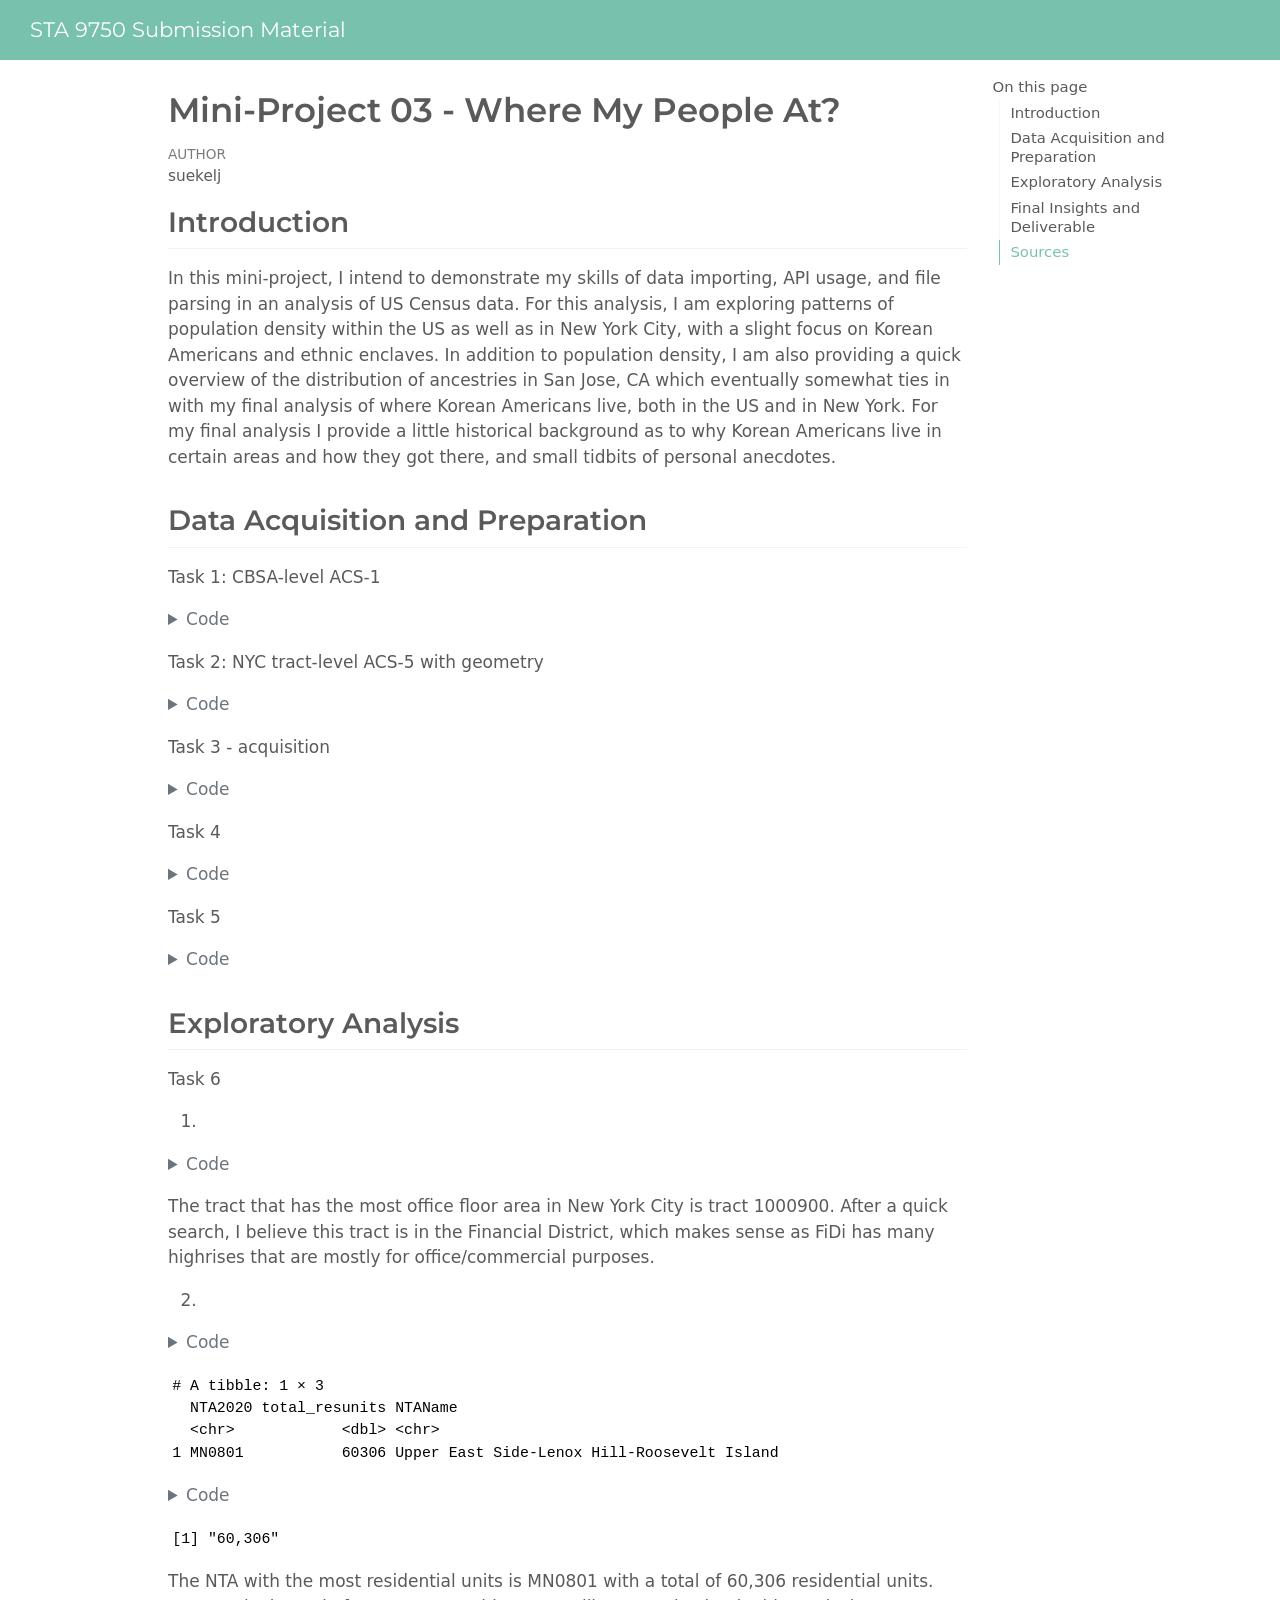
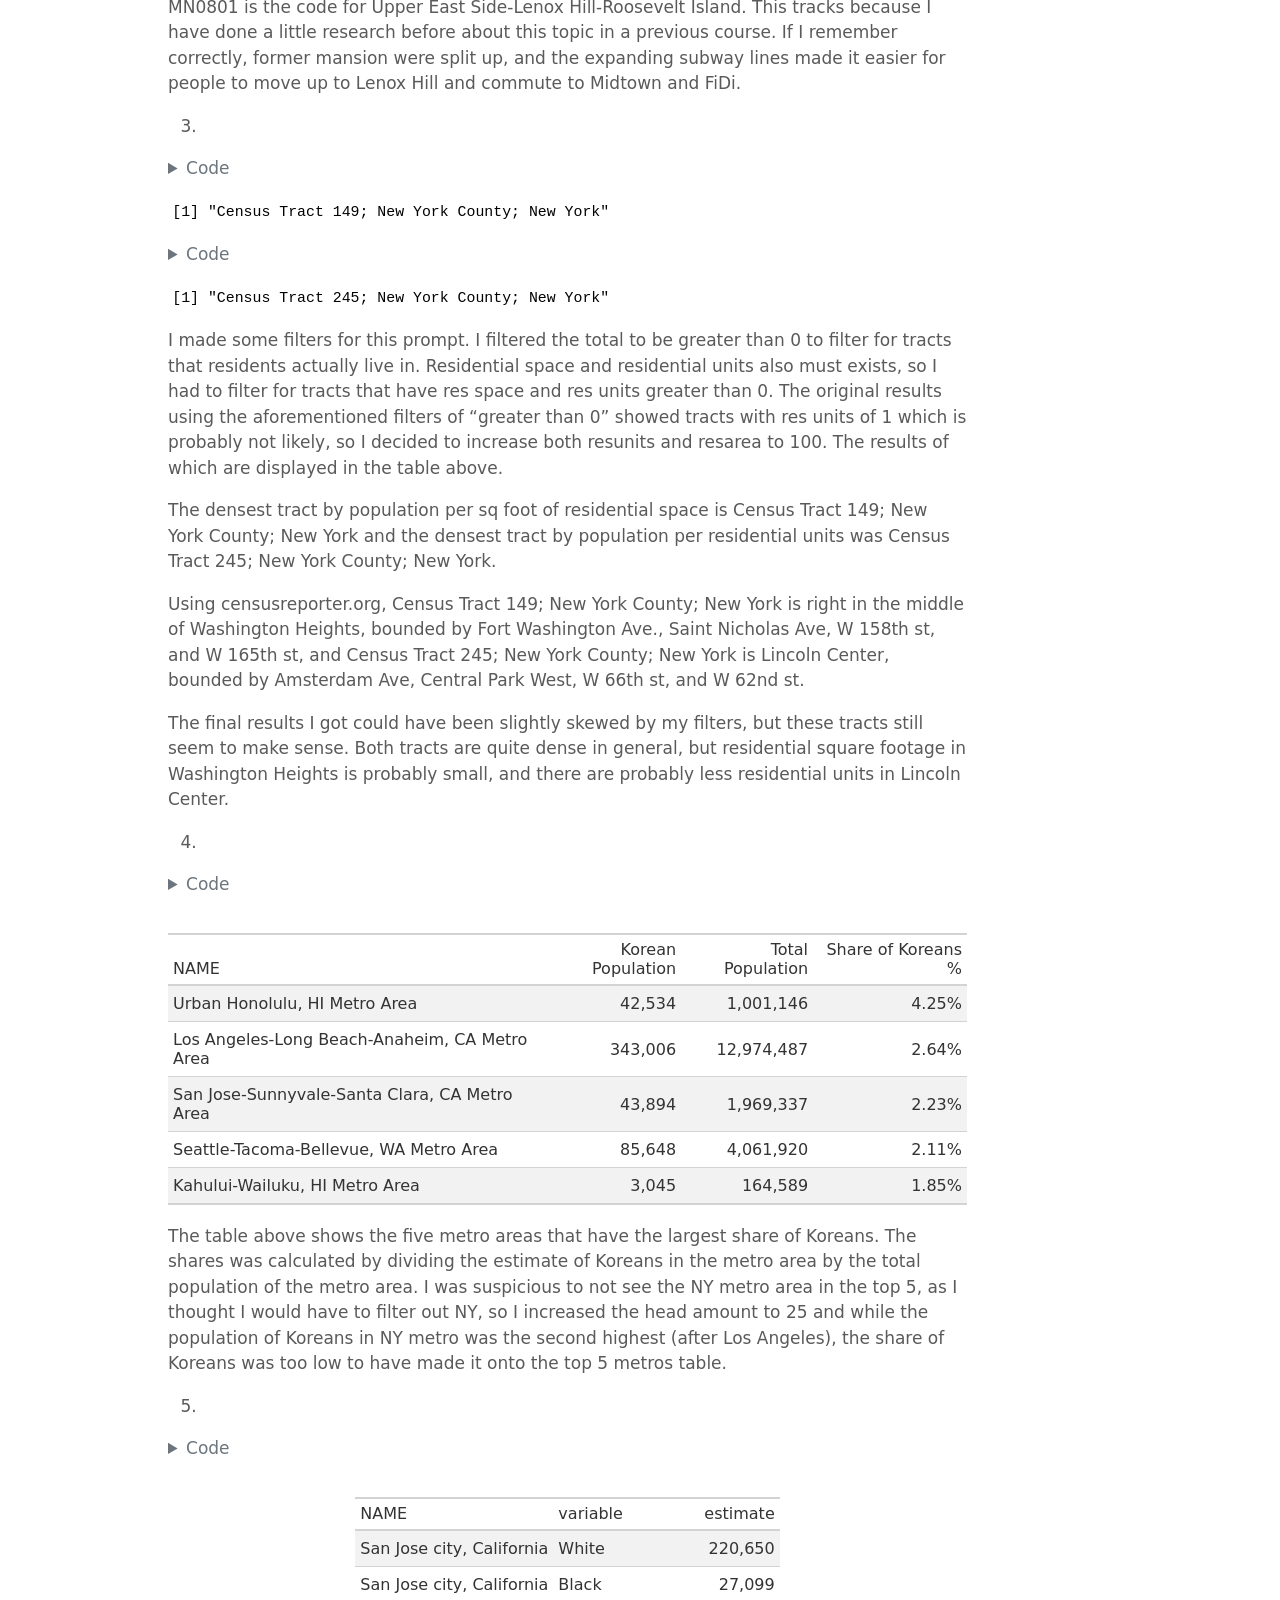
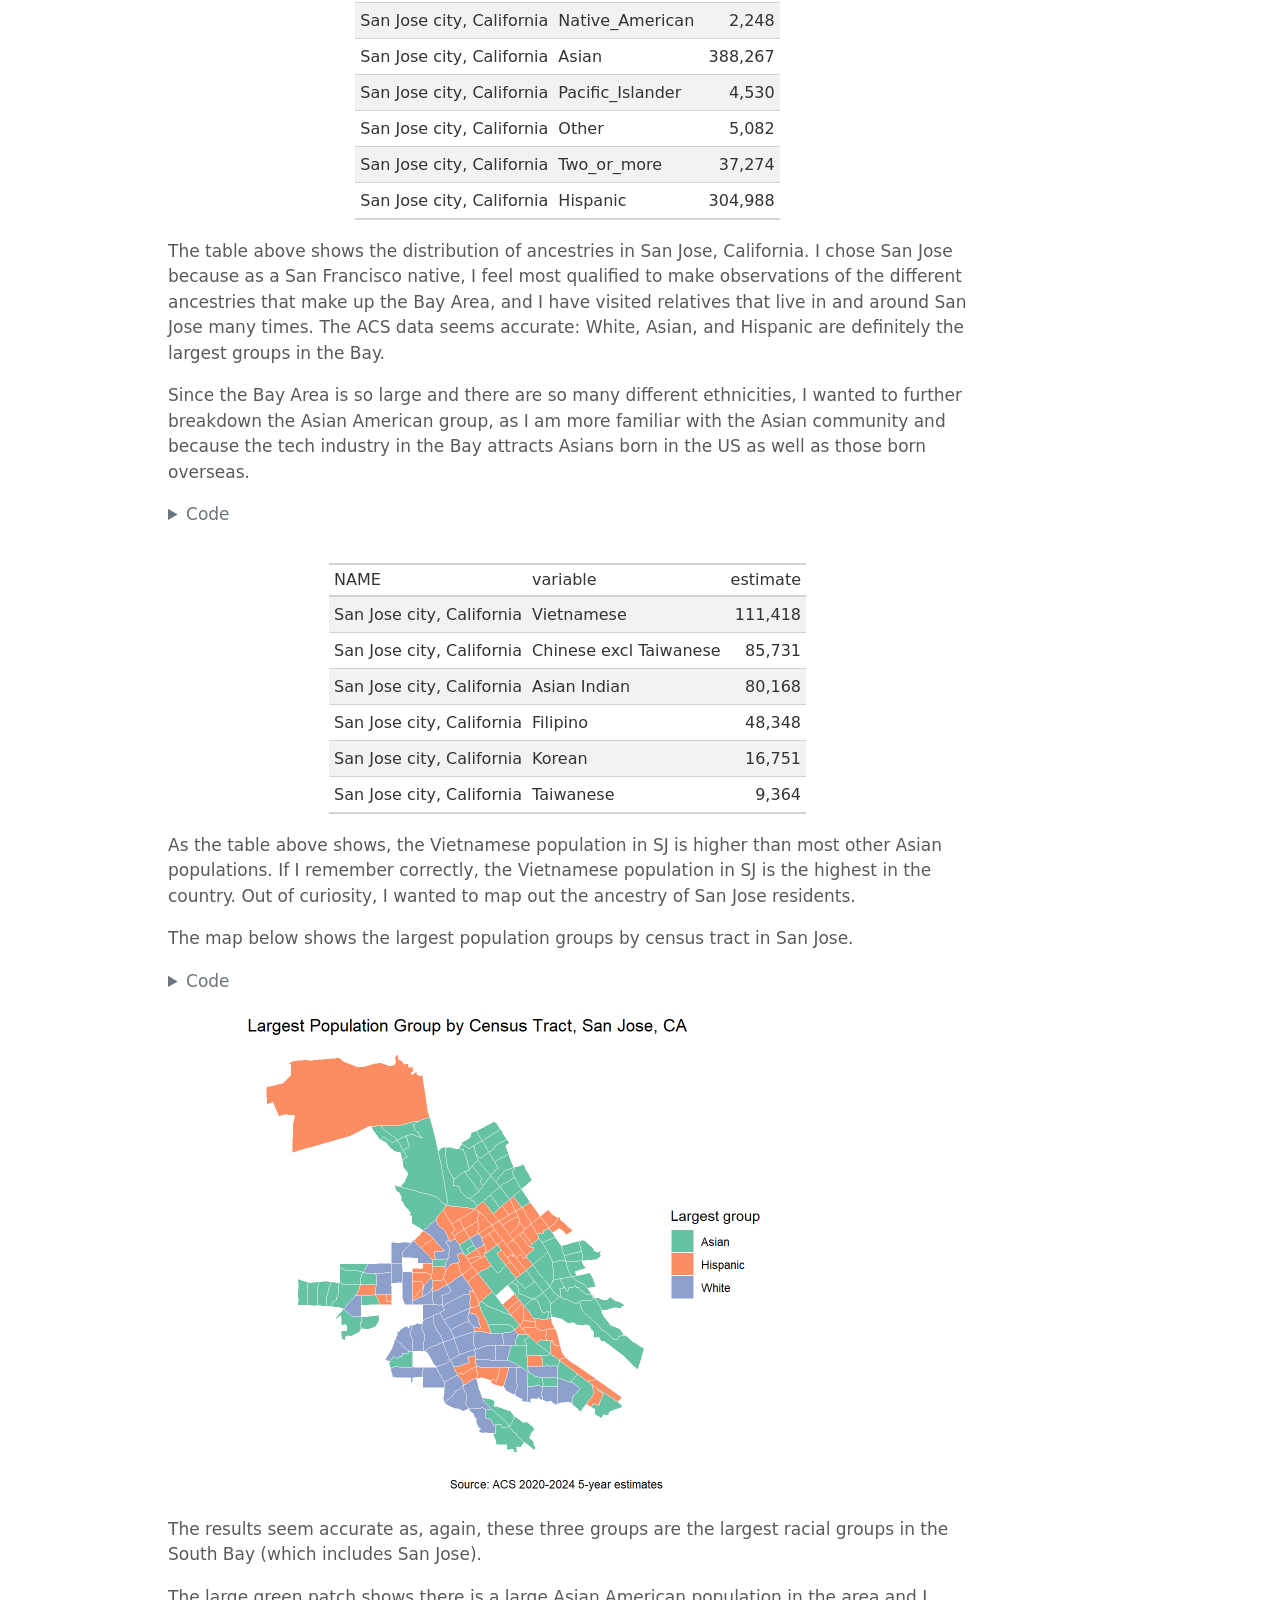
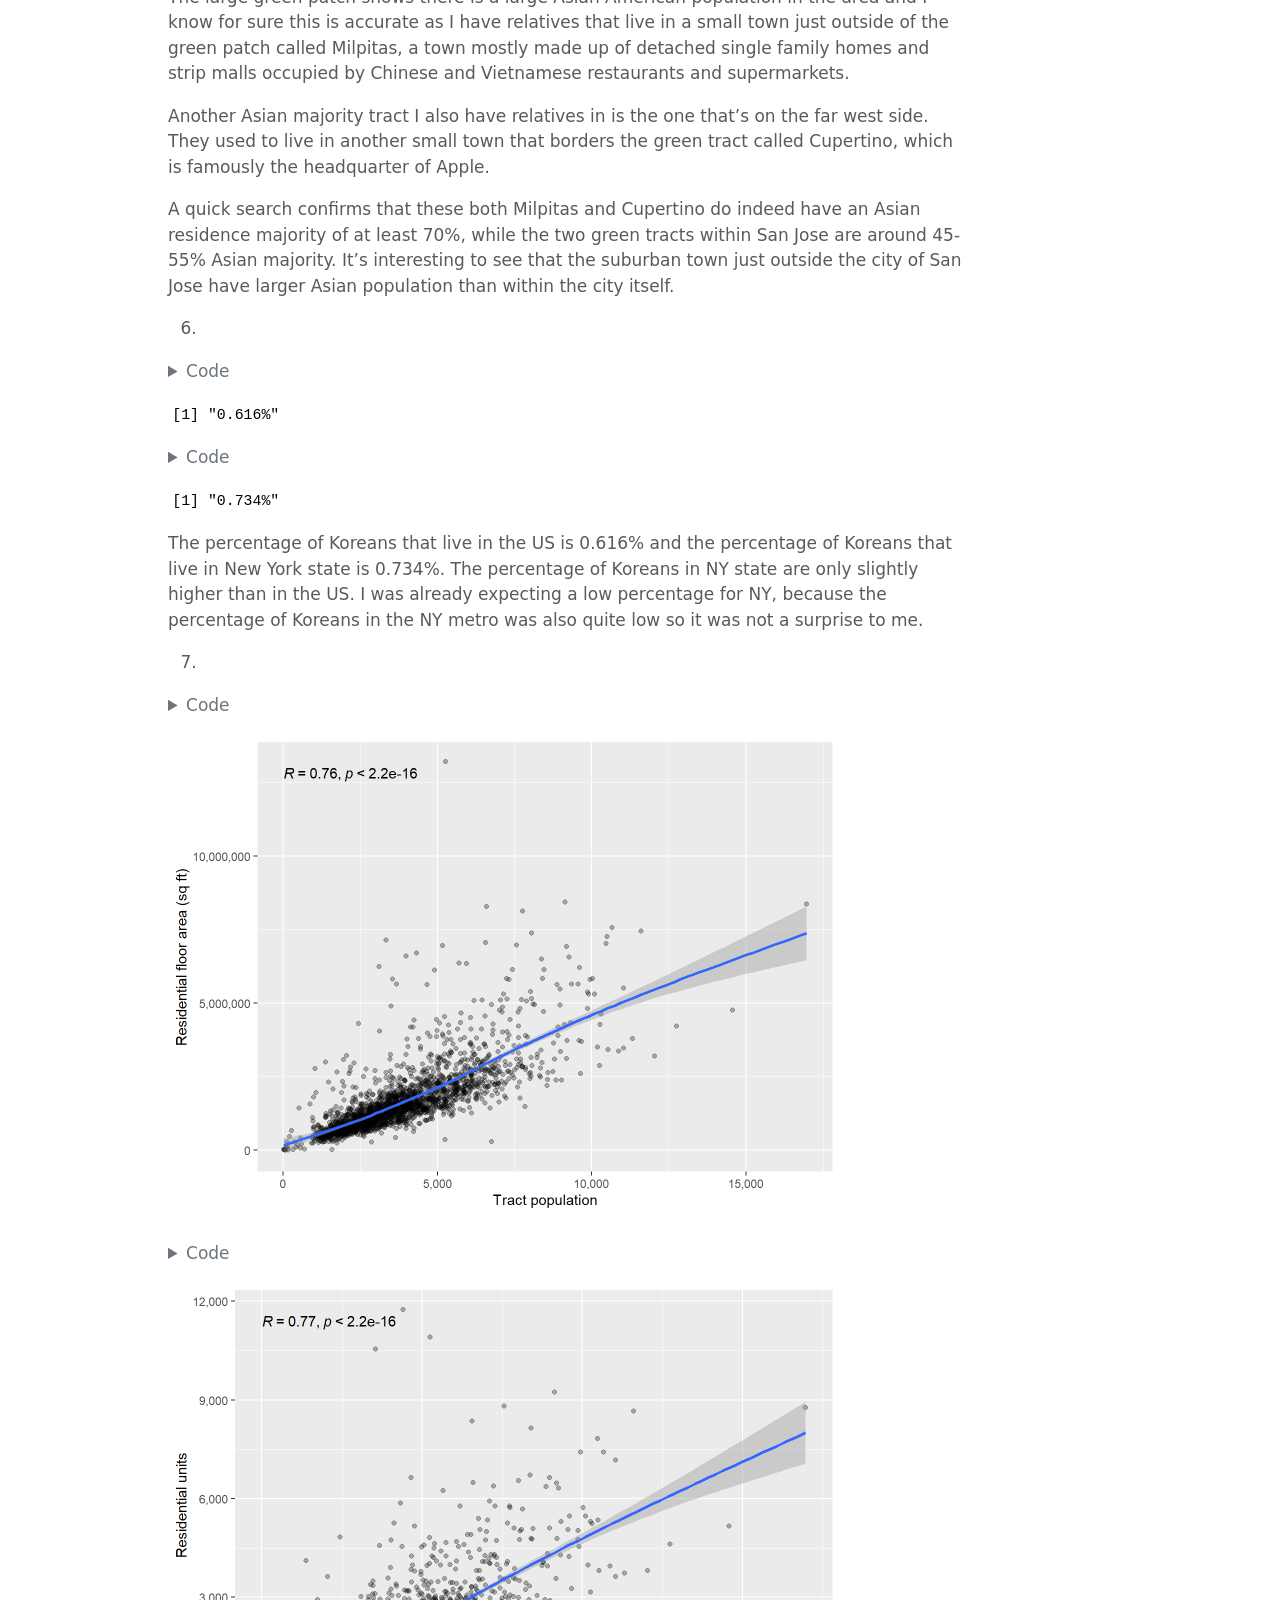
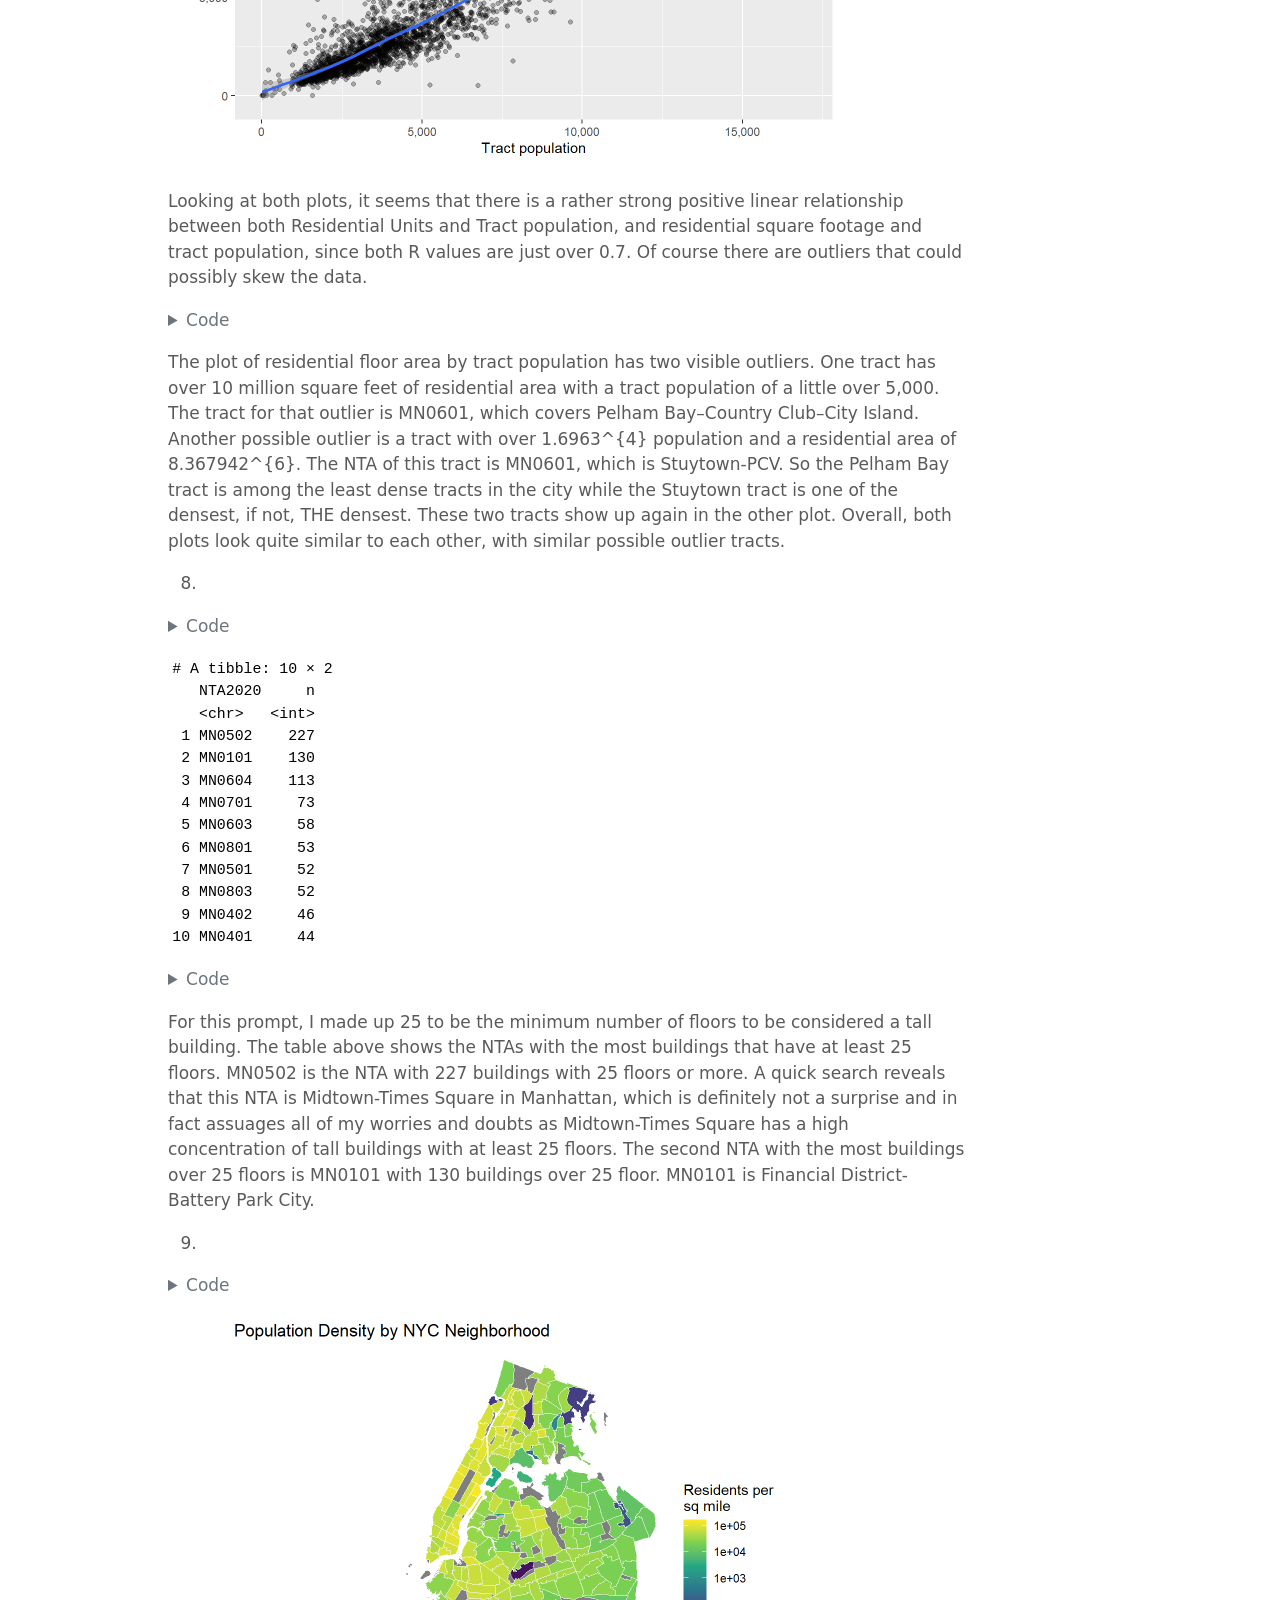
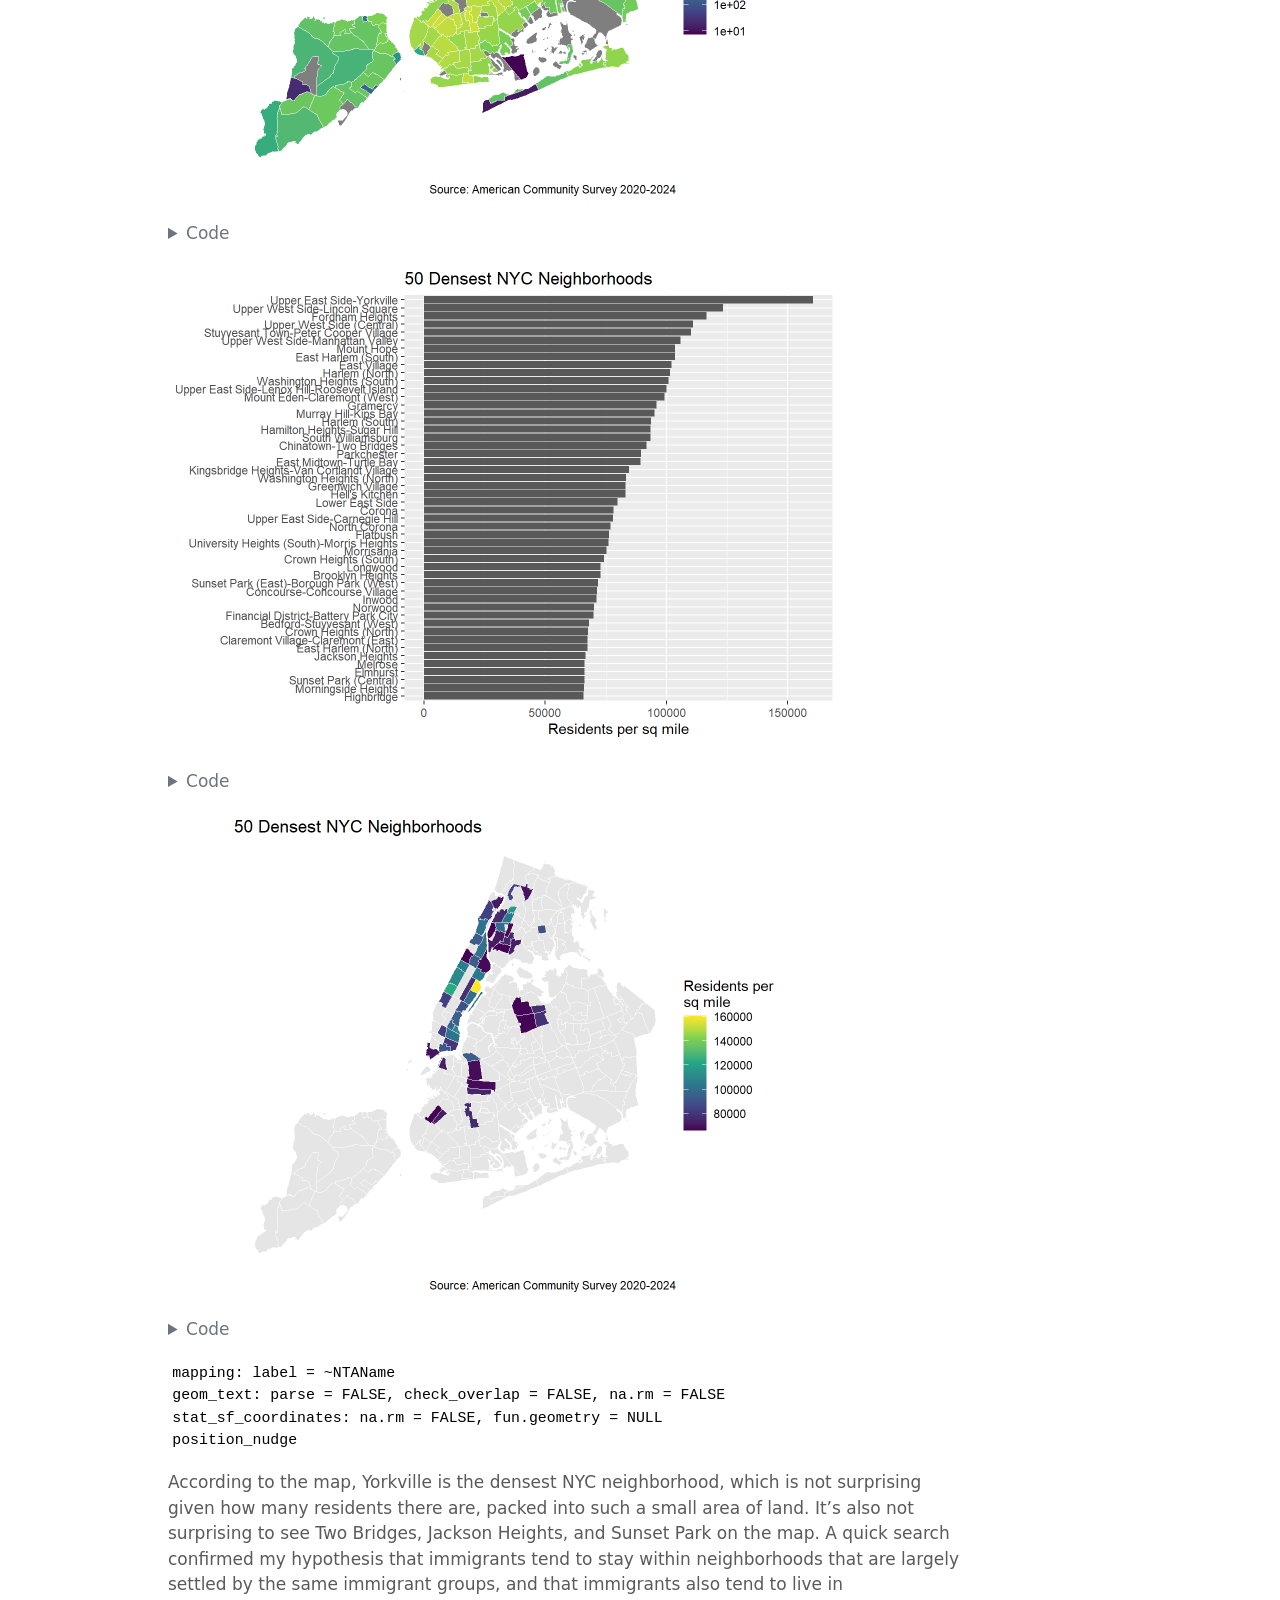
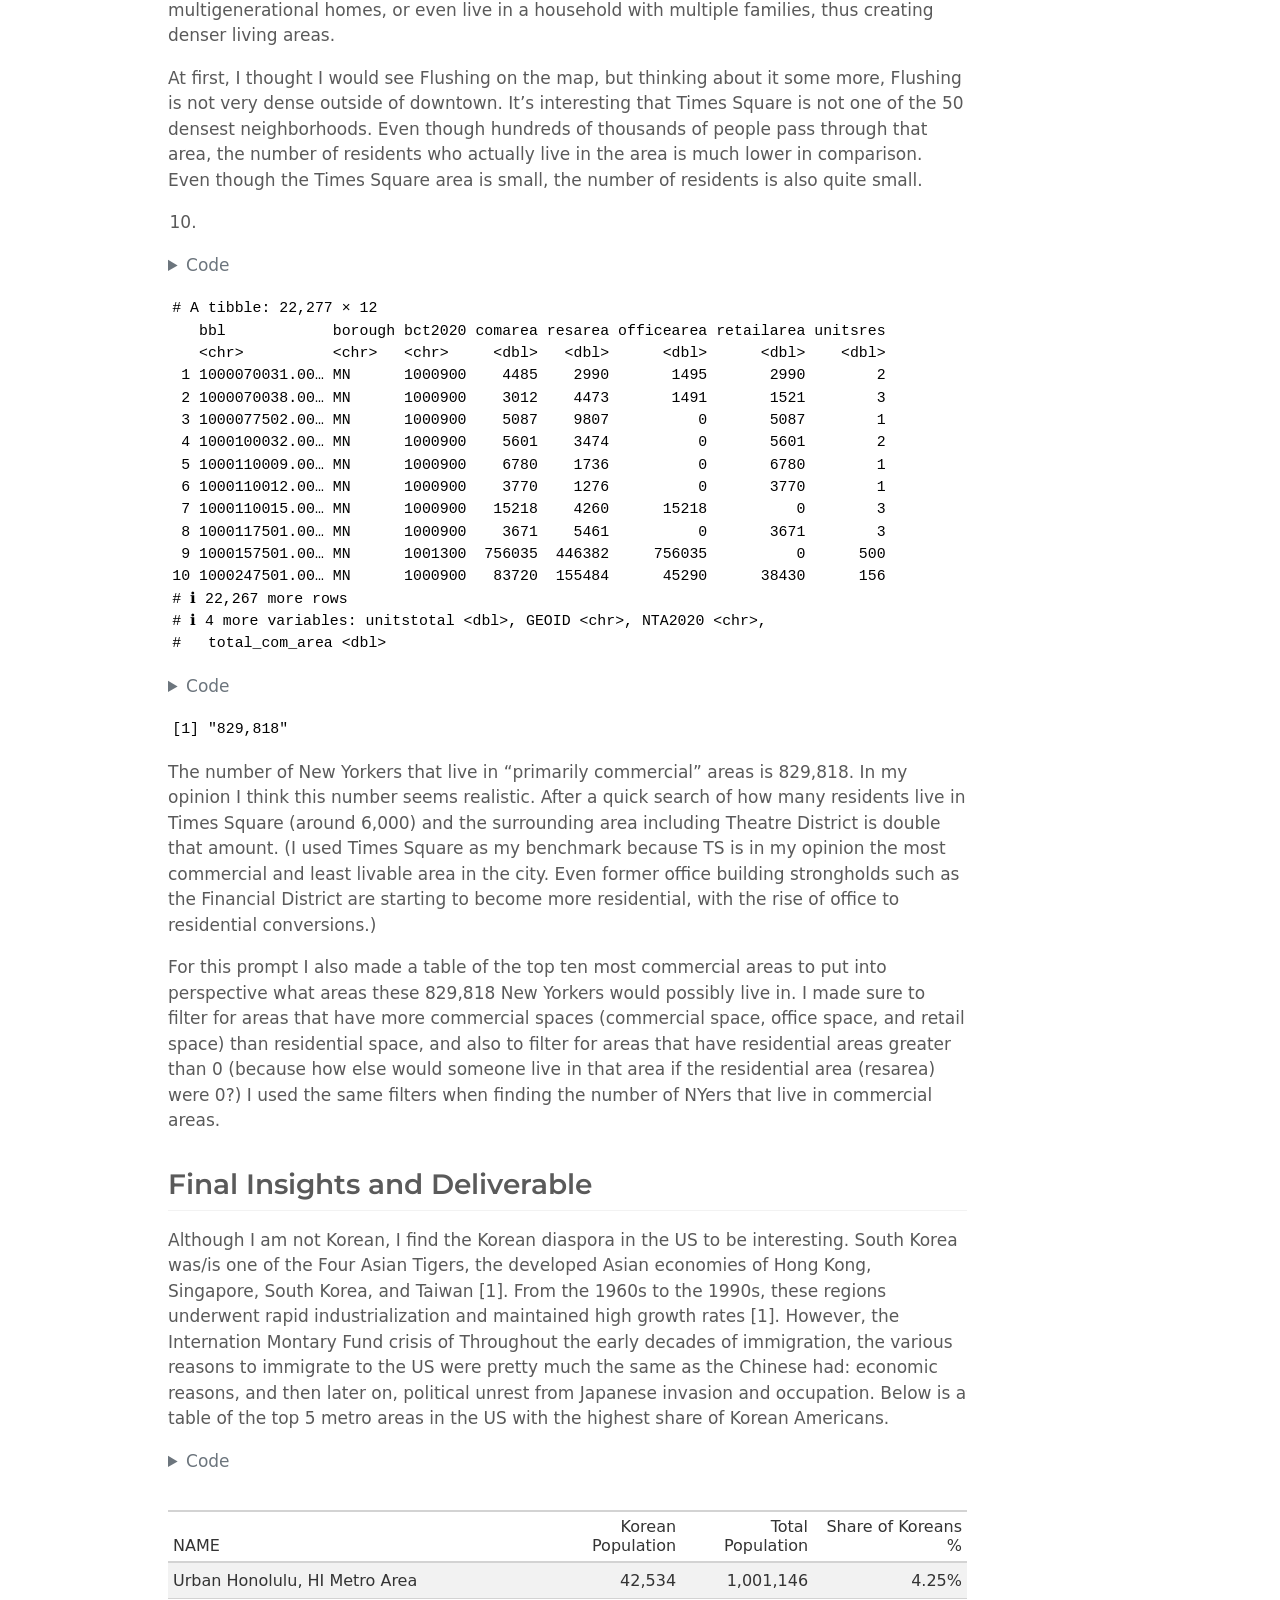
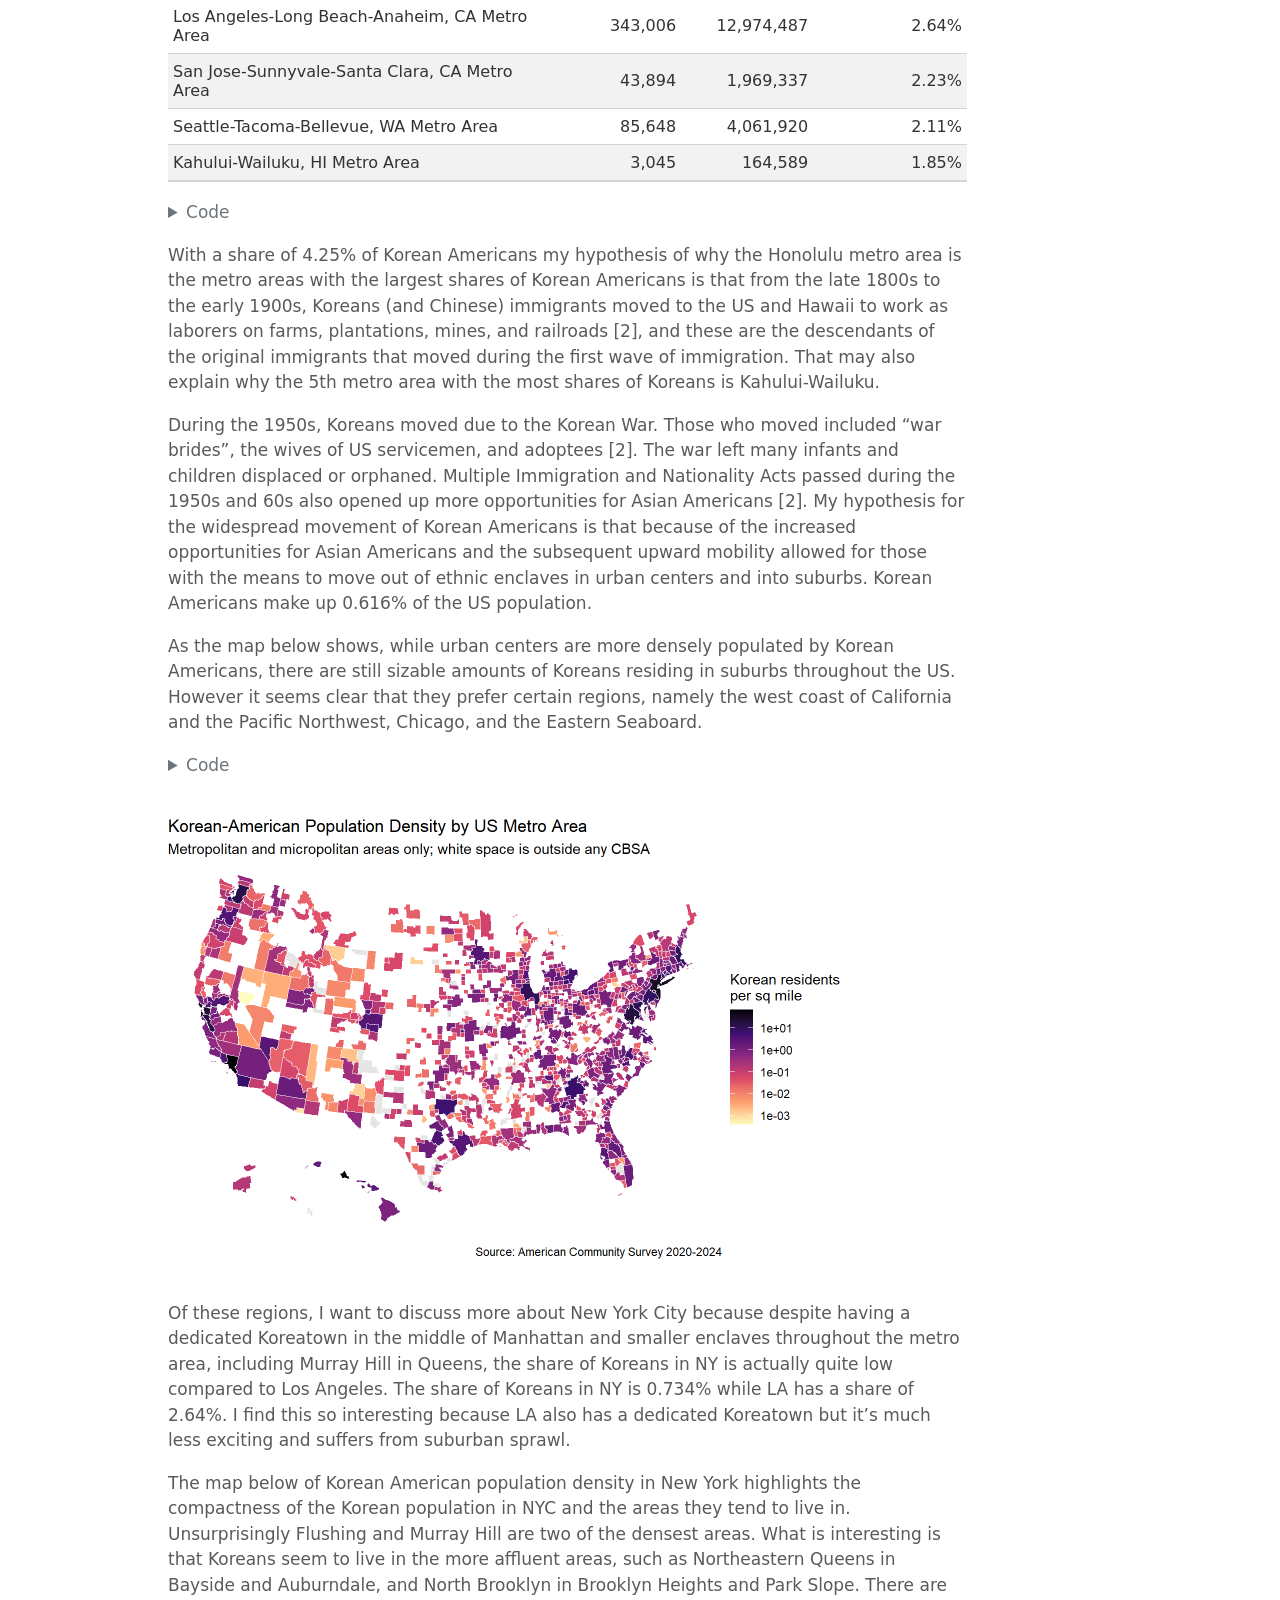
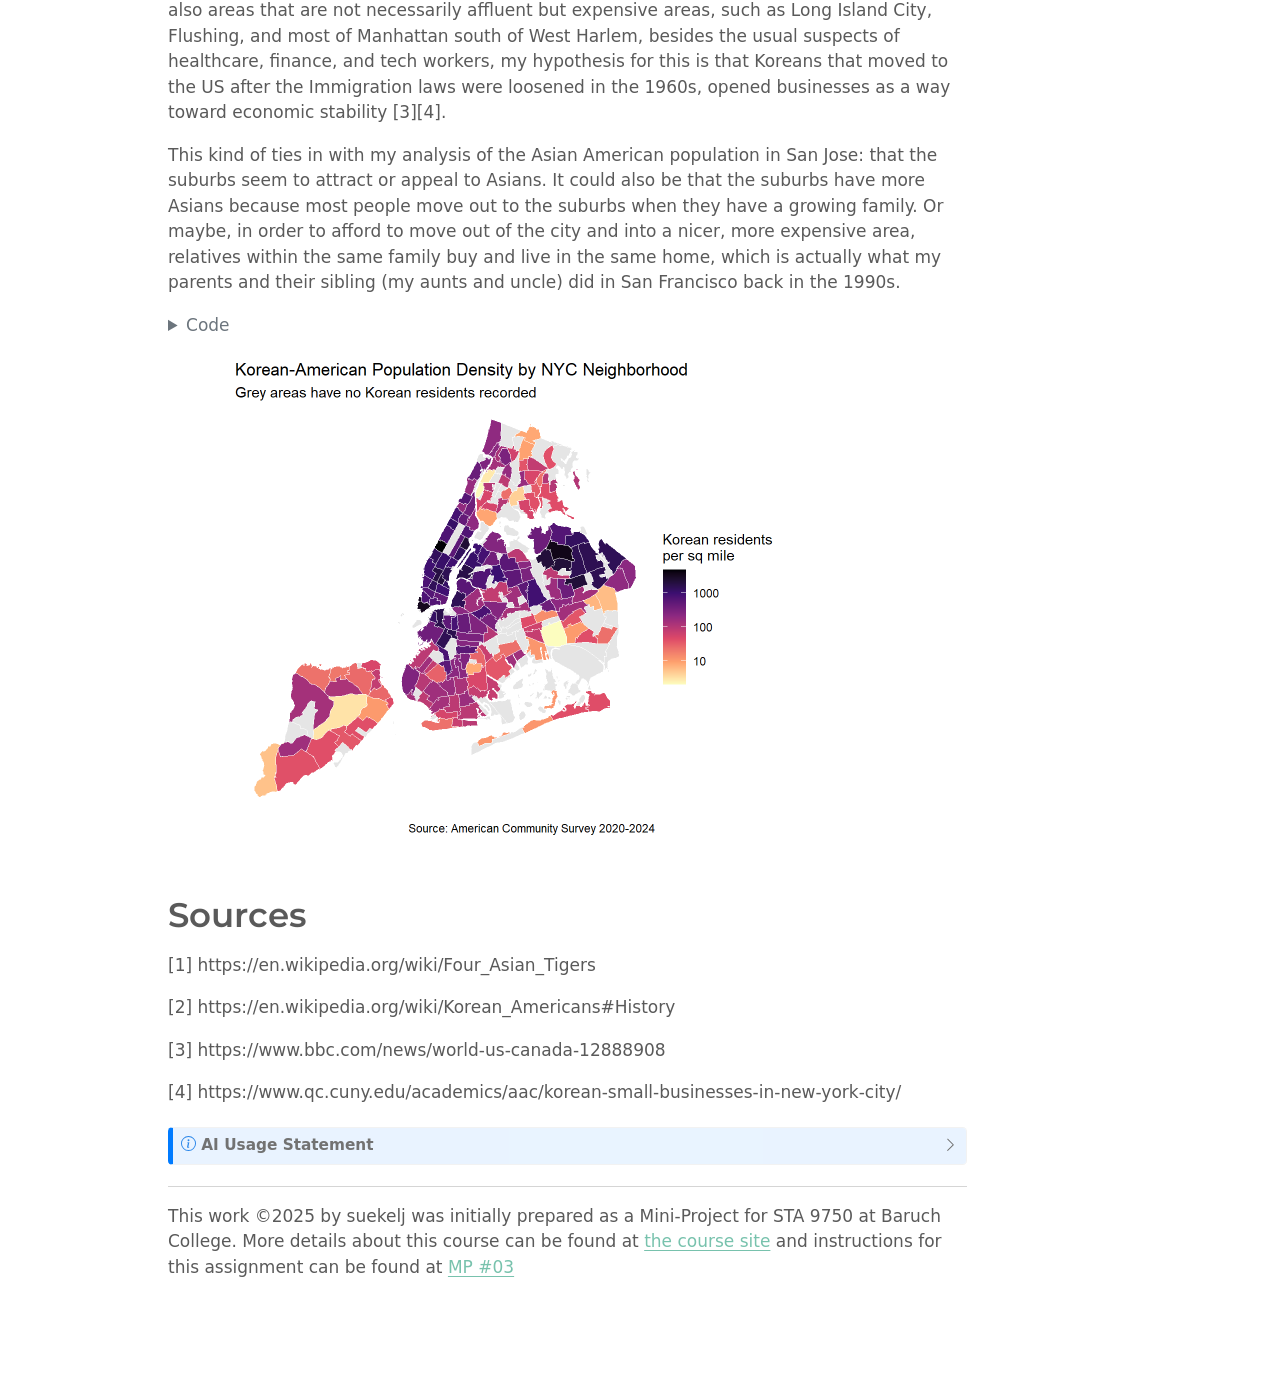
<file: docs/mp03.html>
<!DOCTYPE html>
<html xmlns="http://www.w3.org/1999/xhtml" lang="en" xml:lang="en"><head>

<meta charset="utf-8">
<meta name="generator" content="quarto-1.10.18">

<meta name="viewport" content="width=device-width, initial-scale=1.0, user-scalable=yes">

<meta name="author" content="suekelj">

<title>Mini-Project 03 - Where My People At? – STA 9750 Submission Material</title>
<style>
/* Default styles provided by pandoc.
** See https://pandoc.org/MANUAL.html#variables-for-html for config info.
*/
span.smallcaps{font-variant: small-caps;}
div.columns{display: flex; gap: 1.5em;}
div.column{flex: auto;}
@media screen {
div.columns{gap: min(4vw, 1.5em);}
div.column{overflow-x: auto;}
}
div.hanging-indent{margin-left: 1.5em; text-indent: -1.5em;}
ul.task-list{list-style: none;}
ul.task-list li input[type="checkbox"] {
  width: 0.8em;
  margin: 0 0.8em 0.2em -1em; /* quarto-specific, see https://github.com/quarto-dev/quarto-cli/issues/4556 */ 
  vertical-align: middle;
}
/* CSS for syntax highlighting */
html { -webkit-text-size-adjust: 100%; }
pre > code.sourceCode { white-space: pre; position: relative; }
pre > code.sourceCode > span { display: inline-block; line-height: 1.25; }
pre > code.sourceCode > span:empty { height: 1.2em; }
.sourceCode { overflow: visible; }
code.sourceCode > span { color: inherit; text-decoration: inherit; }
div.sourceCode { margin: 1em 0; }
pre.sourceCode { margin: 0; }
@media screen {
div.sourceCode { overflow: auto; }
}
@media print {
pre > code.sourceCode { white-space: pre-wrap; }
pre > code.sourceCode > span { text-indent: -5em; padding-left: 5em; }
}
pre.numberSource code
  { counter-reset: source-line 0; }
pre.numberSource code > span
  { position: relative; left: -4em; counter-increment: source-line; }
pre.numberSource code > span > a:first-child::before
  { content: counter(source-line);
    position: relative; left: -1em; text-align: right; vertical-align: baseline;
    border: none; display: inline-block;
    -webkit-touch-callout: none; -webkit-user-select: none;
    -khtml-user-select: none; -moz-user-select: none;
    -ms-user-select: none; user-select: none;
    padding: 0 4px; width: 4em;
  }
pre.numberSource { margin-left: 3em;  padding-left: 4px; }
div.sourceCode
  {   }
@media screen {
pre > code.sourceCode > span > a:first-child::before { text-decoration: underline; }
}
</style>


<script src="site_libs/quarto-nav/quarto-nav.js"></script>
<script src="site_libs/quarto-nav/headroom.min.js"></script>
<script src="site_libs/clipboard/clipboard.min.js"></script>
<script src="site_libs/quarto-search/autocomplete.umd.js"></script>
<script src="site_libs/quarto-search/fuse.min.js"></script>
<script src="site_libs/quarto-search/quarto-search.js"></script>
<meta name="quarto:offset" content="./">
<script src="site_libs/quarto-html/quarto.js" type="module"></script>
<script src="site_libs/quarto-html/tabsets/tabsets.js" type="module"></script>
<script src="site_libs/quarto-html/popper.min.js"></script>
<script src="site_libs/quarto-html/tippy.umd.min.js"></script>
<script src="site_libs/quarto-html/anchor.min.js"></script>
<link href="site_libs/quarto-html/tippy.css" rel="stylesheet">
<link href="site_libs/quarto-html/quarto-syntax-highlighting-64a204ab8560d761af7679ceaba22944.css" rel="stylesheet" id="quarto-text-highlighting-styles">
<script src="site_libs/bootstrap/bootstrap.min.js"></script>
<link href="site_libs/bootstrap/bootstrap-icons.css" rel="stylesheet">
<link href="site_libs/bootstrap/bootstrap-fbfffd53e612ab2c1d859e2bf652f7fd.min.css" rel="stylesheet" append-hash="true" id="quarto-bootstrap" data-mode="light">
<script id="quarto-search-options" type="application/json">{
  "location": "navbar",
  "copy-button": false,
  "collapse-after": 3,
  "panel-placement": "end",
  "type": "overlay",
  "limit": 50,
  "keyboard-shortcut": [
    "f",
    "/",
    "s"
  ],
  "show-item-context": false,
  "language": {
    "search-no-results-text": "No results",
    "search-matching-documents-text": "matching documents",
    "search-copy-link-title": "Copy link to search",
    "search-hide-matches-text": "Hide additional matches",
    "search-more-match-text": "more match in this document",
    "search-more-matches-text": "more matches in this document",
    "search-clear-button-title": "Clear",
    "search-text-placeholder": "",
    "search-detached-cancel-button-title": "Cancel",
    "search-submit-button-title": "Submit",
    "search-label": "Search"
  }
}</script>


</head>

<body class="nav-fixed quarto-light">

<div id="quarto-search-results"></div>
  <header id="quarto-header" class="headroom fixed-top">
    <nav class="navbar navbar-expand-lg " data-bs-theme="dark">
      <div class="navbar-container container-fluid">
      <div class="navbar-brand-container mx-auto">
    <a class="navbar-brand" href="./index.html">
    <span class="navbar-title">STA 9750 Submission Material</span>
    </a>
  </div>
        <div class="quarto-navbar-tools tools-end">
</div>
      </div> <!-- /container-fluid -->
    </nav>
</header>
<!-- content -->
<div id="quarto-content" class="quarto-container page-columns page-rows-contents page-layout-article page-navbar">
<!-- sidebar -->
<!-- margin-sidebar -->
    <div id="quarto-margin-sidebar" class="sidebar margin-sidebar">
        <nav id="TOC" role="doc-toc" class="toc-active">
    <h2 id="toc-title">On this page</h2>
   
  <ul>
  <li><a href="#introduction" id="toc-introduction" class="nav-link active" data-scroll-target="#introduction">Introduction</a></li>
  <li><a href="#data-acquisition-and-preparation" id="toc-data-acquisition-and-preparation" class="nav-link" data-scroll-target="#data-acquisition-and-preparation">Data Acquisition and Preparation</a></li>
  <li><a href="#exploratory-analysis" id="toc-exploratory-analysis" class="nav-link" data-scroll-target="#exploratory-analysis">Exploratory Analysis</a></li>
  <li><a href="#final-insights-and-deliverable" id="toc-final-insights-and-deliverable" class="nav-link" data-scroll-target="#final-insights-and-deliverable">Final Insights and Deliverable</a></li>
  <li><a href="#sources" id="toc-sources" class="nav-link" data-scroll-target="#sources">Sources</a></li>
  </ul>
</nav>
    </div>
<!-- main -->
<main class="content" id="quarto-document-content">

<header id="title-block-header" class="quarto-title-block default">
<div class="quarto-title">
<h1 class="title">Mini-Project 03 - Where My People At?</h1>
</div>



<div class="quarto-title-meta">

    <div>
    <div class="quarto-title-meta-heading">Author</div>
    <div class="quarto-title-meta-contents">
             <p>suekelj </p>
          </div>
  </div>
    
  
    
  </div>
  


</header>


<section id="introduction" class="level2">
<h2 class="anchored" data-anchor-id="introduction">Introduction</h2>
<p>In this mini-project, I intend to demonstrate my skills of data importing, API usage, and file parsing in an analysis of US Census data. For this analysis, I am exploring patterns of population density within the US as well as in New York City, with a slight focus on Korean Americans and ethnic enclaves. In addition to population density, I am also providing a quick overview of the distribution of ancestries in San Jose, CA which eventually somewhat ties in with my final analysis of where Korean Americans live, both in the US and in New York. For my final analysis I provide a little historical background as to why Korean Americans live in certain areas and how they got there, and small tidbits of personal anecdotes.</p>
</section>
<section id="data-acquisition-and-preparation" class="level2">
<h2 class="anchored" data-anchor-id="data-acquisition-and-preparation">Data Acquisition and Preparation</h2>
<p>Task 1: CBSA-level ACS-1</p>
<div class="cell">
<details class="code-fold">
<summary>Code</summary>
<div class="code-copy-outer-scaffold"><div class="sourceCode cell-code" id="cb1"><pre class="sourceCode r code-with-copy"><code class="sourceCode r"><span id="cb1-1"><a href="#cb1-1" aria-hidden="true" tabindex="-1"></a><span class="fu">library</span>(tidycensus)</span>
<span id="cb1-2"><a href="#cb1-2" aria-hidden="true" tabindex="-1"></a><span class="fu">library</span>(tidyverse)</span>
<span id="cb1-3"><a href="#cb1-3" aria-hidden="true" tabindex="-1"></a><span class="fu">library</span>(sf)</span>
<span id="cb1-4"><a href="#cb1-4" aria-hidden="true" tabindex="-1"></a><span class="fu">library</span>(fs)</span>
<span id="cb1-5"><a href="#cb1-5" aria-hidden="true" tabindex="-1"></a></span>
<span id="cb1-6"><a href="#cb1-6" aria-hidden="true" tabindex="-1"></a><span class="fu">library</span>(scales)</span>
<span id="cb1-7"><a href="#cb1-7" aria-hidden="true" tabindex="-1"></a><span class="fu">library</span>(gt)</span>
<span id="cb1-8"><a href="#cb1-8" aria-hidden="true" tabindex="-1"></a></span>
<span id="cb1-9"><a href="#cb1-9" aria-hidden="true" tabindex="-1"></a></span>
<span id="cb1-10"><a href="#cb1-10" aria-hidden="true" tabindex="-1"></a></span>
<span id="cb1-11"><a href="#cb1-11" aria-hidden="true" tabindex="-1"></a>DATA_DIR <span class="ot">&lt;-</span> fs<span class="sc">::</span><span class="fu">path</span>(<span class="st">"data"</span>, <span class="st">"mp03"</span>)</span>
<span id="cb1-12"><a href="#cb1-12" aria-hidden="true" tabindex="-1"></a>fs<span class="sc">::</span><span class="fu">dir_create</span>(DATA_DIR, <span class="at">recurse =</span> <span class="cn">TRUE</span>)</span>
<span id="cb1-13"><a href="#cb1-13" aria-hidden="true" tabindex="-1"></a></span>
<span id="cb1-14"><a href="#cb1-14" aria-hidden="true" tabindex="-1"></a><span class="co"># Task 1: CBSA-level ACS-1 (no geometry needed unless you plan to map CBSAs)</span></span>
<span id="cb1-15"><a href="#cb1-15" aria-hidden="true" tabindex="-1"></a>get_cbsa_pop <span class="ot">&lt;-</span> <span class="cf">function</span>(<span class="at">year =</span> <span class="dv">2024</span>) {</span>
<span id="cb1-16"><a href="#cb1-16" aria-hidden="true" tabindex="-1"></a>  cbsa_file <span class="ot">&lt;-</span> fs<span class="sc">::</span><span class="fu">path</span>(DATA_DIR, <span class="st">"cbsa_pop.csv"</span>)</span>
<span id="cb1-17"><a href="#cb1-17" aria-hidden="true" tabindex="-1"></a>  </span>
<span id="cb1-18"><a href="#cb1-18" aria-hidden="true" tabindex="-1"></a>  <span class="cf">if</span> (<span class="sc">!</span>fs<span class="sc">::</span><span class="fu">file_exists</span>(cbsa_file)) {</span>
<span id="cb1-19"><a href="#cb1-19" aria-hidden="true" tabindex="-1"></a>    <span class="fu">get_acs</span>(</span>
<span id="cb1-20"><a href="#cb1-20" aria-hidden="true" tabindex="-1"></a>      <span class="at">geography =</span> <span class="st">"cbsa"</span>,</span>
<span id="cb1-21"><a href="#cb1-21" aria-hidden="true" tabindex="-1"></a>      <span class="at">variables =</span> <span class="fu">c</span>(<span class="at">korean =</span> <span class="st">"B02018_005"</span>, <span class="at">total =</span> <span class="st">"B01003_001"</span>),</span>
<span id="cb1-22"><a href="#cb1-22" aria-hidden="true" tabindex="-1"></a>      <span class="at">year      =</span> year,</span>
<span id="cb1-23"><a href="#cb1-23" aria-hidden="true" tabindex="-1"></a>      <span class="at">survey    =</span> <span class="st">"acs1"</span>,</span>
<span id="cb1-24"><a href="#cb1-24" aria-hidden="true" tabindex="-1"></a>      <span class="at">output    =</span> <span class="st">"wide"</span></span>
<span id="cb1-25"><a href="#cb1-25" aria-hidden="true" tabindex="-1"></a>    ) <span class="sc">|&gt;</span></span>
<span id="cb1-26"><a href="#cb1-26" aria-hidden="true" tabindex="-1"></a>      <span class="fu">select</span>(GEOID, NAME, <span class="at">korean =</span> koreanE, <span class="at">total =</span> totalE) <span class="sc">|&gt;</span></span>
<span id="cb1-27"><a href="#cb1-27" aria-hidden="true" tabindex="-1"></a>      <span class="fu">write_csv</span>(cbsa_file)</span>
<span id="cb1-28"><a href="#cb1-28" aria-hidden="true" tabindex="-1"></a>  }</span>
<span id="cb1-29"><a href="#cb1-29" aria-hidden="true" tabindex="-1"></a>  </span>
<span id="cb1-30"><a href="#cb1-30" aria-hidden="true" tabindex="-1"></a>  <span class="fu">read_csv</span>(cbsa_file, <span class="at">col_types =</span> <span class="fu">cols</span>(<span class="at">GEOID =</span> <span class="fu">col_character</span>()))</span>
<span id="cb1-31"><a href="#cb1-31" aria-hidden="true" tabindex="-1"></a>}</span>
<span id="cb1-32"><a href="#cb1-32" aria-hidden="true" tabindex="-1"></a></span>
<span id="cb1-33"><a href="#cb1-33" aria-hidden="true" tabindex="-1"></a></span>
<span id="cb1-34"><a href="#cb1-34" aria-hidden="true" tabindex="-1"></a></span>
<span id="cb1-35"><a href="#cb1-35" aria-hidden="true" tabindex="-1"></a>get_ko <span class="ot">&lt;-</span> <span class="cf">function</span>(<span class="at">year =</span> <span class="dv">2024</span>) {</span>
<span id="cb1-36"><a href="#cb1-36" aria-hidden="true" tabindex="-1"></a>  ko_file <span class="ot">&lt;-</span> fs<span class="sc">::</span><span class="fu">path</span>(DATA_DIR, <span class="st">"cbsa_pop_ko.gpkg"</span>)   <span class="co"># must end in .gpkg</span></span>
<span id="cb1-37"><a href="#cb1-37" aria-hidden="true" tabindex="-1"></a>  </span>
<span id="cb1-38"><a href="#cb1-38" aria-hidden="true" tabindex="-1"></a>  <span class="cf">if</span> (<span class="sc">!</span>fs<span class="sc">::</span><span class="fu">file_exists</span>(ko_file)) {</span>
<span id="cb1-39"><a href="#cb1-39" aria-hidden="true" tabindex="-1"></a>    <span class="fu">get_acs</span>(</span>
<span id="cb1-40"><a href="#cb1-40" aria-hidden="true" tabindex="-1"></a>      <span class="at">geography =</span> <span class="st">"cbsa"</span>,</span>
<span id="cb1-41"><a href="#cb1-41" aria-hidden="true" tabindex="-1"></a>      <span class="at">variables =</span> <span class="fu">c</span>(<span class="at">korean =</span> <span class="st">"B02018_005"</span>, <span class="at">total =</span> <span class="st">"B01003_001"</span>),</span>
<span id="cb1-42"><a href="#cb1-42" aria-hidden="true" tabindex="-1"></a>      <span class="at">year      =</span> year,</span>
<span id="cb1-43"><a href="#cb1-43" aria-hidden="true" tabindex="-1"></a>      <span class="at">survey    =</span> <span class="st">"acs5"</span>,</span>
<span id="cb1-44"><a href="#cb1-44" aria-hidden="true" tabindex="-1"></a>      <span class="at">output    =</span> <span class="st">"wide"</span>,</span>
<span id="cb1-45"><a href="#cb1-45" aria-hidden="true" tabindex="-1"></a>      <span class="at">geometry  =</span> <span class="cn">TRUE</span></span>
<span id="cb1-46"><a href="#cb1-46" aria-hidden="true" tabindex="-1"></a>    ) <span class="sc">|&gt;</span></span>
<span id="cb1-47"><a href="#cb1-47" aria-hidden="true" tabindex="-1"></a>      <span class="fu">select</span>(GEOID, NAME, <span class="at">korean =</span> koreanE, <span class="at">total =</span> totalE) <span class="sc">|&gt;</span></span>
<span id="cb1-48"><a href="#cb1-48" aria-hidden="true" tabindex="-1"></a>      <span class="fu">write_sf</span>(ko_file)</span>
<span id="cb1-49"><a href="#cb1-49" aria-hidden="true" tabindex="-1"></a>  }</span>
<span id="cb1-50"><a href="#cb1-50" aria-hidden="true" tabindex="-1"></a>  </span>
<span id="cb1-51"><a href="#cb1-51" aria-hidden="true" tabindex="-1"></a>  <span class="fu">read_sf</span>(ko_file)</span>
<span id="cb1-52"><a href="#cb1-52" aria-hidden="true" tabindex="-1"></a>}</span>
<span id="cb1-53"><a href="#cb1-53" aria-hidden="true" tabindex="-1"></a></span>
<span id="cb1-54"><a href="#cb1-54" aria-hidden="true" tabindex="-1"></a></span>
<span id="cb1-55"><a href="#cb1-55" aria-hidden="true" tabindex="-1"></a></span>
<span id="cb1-56"><a href="#cb1-56" aria-hidden="true" tabindex="-1"></a>ko <span class="ot">&lt;-</span> <span class="fu">get_ko</span>()</span>
<span id="cb1-57"><a href="#cb1-57" aria-hidden="true" tabindex="-1"></a></span>
<span id="cb1-58"><a href="#cb1-58" aria-hidden="true" tabindex="-1"></a><span class="co">#glimpse(ko)</span></span></code></pre></div><button title="Copy to Clipboard" class="code-copy-button"><i class="bi"></i></button></div>
</details>
</div>
<p>Task 2: NYC tract-level ACS-5 with geometry</p>
<div class="cell">
<details class="code-fold">
<summary>Code</summary>
<div class="code-copy-outer-scaffold"><div class="sourceCode cell-code" id="cb2"><pre class="sourceCode r code-with-copy"><code class="sourceCode r"><span id="cb2-1"><a href="#cb2-1" aria-hidden="true" tabindex="-1"></a>get_nyc_tracts <span class="ot">&lt;-</span> <span class="cf">function</span>(<span class="at">year =</span> <span class="dv">2024</span>) {</span>
<span id="cb2-2"><a href="#cb2-2" aria-hidden="true" tabindex="-1"></a>  tract_file <span class="ot">&lt;-</span> fs<span class="sc">::</span><span class="fu">path</span>(DATA_DIR, <span class="st">"nyc_tracts.gpkg"</span>)</span>
<span id="cb2-3"><a href="#cb2-3" aria-hidden="true" tabindex="-1"></a>  </span>
<span id="cb2-4"><a href="#cb2-4" aria-hidden="true" tabindex="-1"></a>  <span class="cf">if</span> (<span class="sc">!</span>fs<span class="sc">::</span><span class="fu">file_exists</span>(tract_file)) {</span>
<span id="cb2-5"><a href="#cb2-5" aria-hidden="true" tabindex="-1"></a>    <span class="fu">get_acs</span>(</span>
<span id="cb2-6"><a href="#cb2-6" aria-hidden="true" tabindex="-1"></a>      <span class="at">geography =</span> <span class="st">"tract"</span>,</span>
<span id="cb2-7"><a href="#cb2-7" aria-hidden="true" tabindex="-1"></a>      <span class="at">state     =</span> <span class="st">"NY"</span>,</span>
<span id="cb2-8"><a href="#cb2-8" aria-hidden="true" tabindex="-1"></a>      <span class="at">county    =</span> <span class="fu">c</span>(<span class="st">"005"</span>, <span class="st">"047"</span>, <span class="st">"061"</span>, <span class="st">"081"</span>, <span class="st">"085"</span>),  </span>
<span id="cb2-9"><a href="#cb2-9" aria-hidden="true" tabindex="-1"></a>      <span class="co"># Bronx, Kings, New York, Queens, Richmond</span></span>
<span id="cb2-10"><a href="#cb2-10" aria-hidden="true" tabindex="-1"></a>      <span class="at">variables =</span> <span class="fu">c</span>(<span class="at">korean =</span> <span class="st">"B02018_005"</span>, <span class="at">total =</span> <span class="st">"B01003_001"</span>),</span>
<span id="cb2-11"><a href="#cb2-11" aria-hidden="true" tabindex="-1"></a>      <span class="at">year      =</span> year,</span>
<span id="cb2-12"><a href="#cb2-12" aria-hidden="true" tabindex="-1"></a>      <span class="at">survey    =</span> <span class="st">"acs5"</span>,</span>
<span id="cb2-13"><a href="#cb2-13" aria-hidden="true" tabindex="-1"></a>      <span class="at">output    =</span> <span class="st">"wide"</span>,</span>
<span id="cb2-14"><a href="#cb2-14" aria-hidden="true" tabindex="-1"></a>      <span class="at">geometry  =</span> <span class="cn">TRUE</span></span>
<span id="cb2-15"><a href="#cb2-15" aria-hidden="true" tabindex="-1"></a>    ) <span class="sc">|&gt;</span></span>
<span id="cb2-16"><a href="#cb2-16" aria-hidden="true" tabindex="-1"></a>      <span class="fu">select</span>(GEOID, NAME, <span class="at">korean =</span> koreanE, <span class="at">total =</span> totalE) <span class="sc">|&gt;</span></span>
<span id="cb2-17"><a href="#cb2-17" aria-hidden="true" tabindex="-1"></a>      <span class="fu">write_sf</span>(tract_file)</span>
<span id="cb2-18"><a href="#cb2-18" aria-hidden="true" tabindex="-1"></a>  }</span>
<span id="cb2-19"><a href="#cb2-19" aria-hidden="true" tabindex="-1"></a>  </span>
<span id="cb2-20"><a href="#cb2-20" aria-hidden="true" tabindex="-1"></a>  <span class="fu">read_sf</span>(tract_file)</span>
<span id="cb2-21"><a href="#cb2-21" aria-hidden="true" tabindex="-1"></a>}</span>
<span id="cb2-22"><a href="#cb2-22" aria-hidden="true" tabindex="-1"></a></span>
<span id="cb2-23"><a href="#cb2-23" aria-hidden="true" tabindex="-1"></a>cbsa_pop   <span class="ot">&lt;-</span> <span class="fu">get_cbsa_pop</span>()</span>
<span id="cb2-24"><a href="#cb2-24" aria-hidden="true" tabindex="-1"></a>nyc_tracts <span class="ot">&lt;-</span> <span class="fu">get_nyc_tracts</span>()</span></code></pre></div><button title="Copy to Clipboard" class="code-copy-button"><i class="bi"></i></button></div>
</details>
</div>
<p>Task 3 - acquisition</p>
<div class="cell">
<details class="code-fold">
<summary>Code</summary>
<div class="code-copy-outer-scaffold"><div class="sourceCode cell-code" id="cb3"><pre class="sourceCode r code-with-copy"><code class="sourceCode r"><span id="cb3-1"><a href="#cb3-1" aria-hidden="true" tabindex="-1"></a>load_nyc_nta <span class="ot">&lt;-</span> <span class="cf">function</span>() {</span>
<span id="cb3-2"><a href="#cb3-2" aria-hidden="true" tabindex="-1"></a>  </span>
<span id="cb3-3"><a href="#cb3-3" aria-hidden="true" tabindex="-1"></a>  <span class="fu">library</span>(httr2)</span>
<span id="cb3-4"><a href="#cb3-4" aria-hidden="true" tabindex="-1"></a>  </span>
<span id="cb3-5"><a href="#cb3-5" aria-hidden="true" tabindex="-1"></a>  <span class="co"># 1. Create 'data/mp03' directory if not already present</span></span>
<span id="cb3-6"><a href="#cb3-6" aria-hidden="true" tabindex="-1"></a>  DATA_DIR <span class="ot">&lt;-</span> fs<span class="sc">::</span><span class="fu">path</span>(<span class="st">"data"</span>, <span class="st">"mp03"</span>)</span>
<span id="cb3-7"><a href="#cb3-7" aria-hidden="true" tabindex="-1"></a>  fs<span class="sc">::</span><span class="fu">dir_create</span>(DATA_DIR, <span class="at">recurse =</span> <span class="cn">TRUE</span>)</span>
<span id="cb3-8"><a href="#cb3-8" aria-hidden="true" tabindex="-1"></a>  </span>
<span id="cb3-9"><a href="#cb3-9" aria-hidden="true" tabindex="-1"></a>  <span class="co"># Source URL and local paths</span></span>
<span id="cb3-10"><a href="#cb3-10" aria-hidden="true" tabindex="-1"></a>  nta_url <span class="ot">&lt;-</span> <span class="st">"https://s-media.nyc.gov/agencies/dcp/assets/files/zip/data-tools/bytes/neighborhood-tabulation-areas/nynta2020_26c.zip"</span></span>
<span id="cb3-11"><a href="#cb3-11" aria-hidden="true" tabindex="-1"></a>  zip_file <span class="ot">&lt;-</span> fs<span class="sc">::</span><span class="fu">path</span>(DATA_DIR, <span class="st">"nynta2020_26c.zip"</span>)</span>
<span id="cb3-12"><a href="#cb3-12" aria-hidden="true" tabindex="-1"></a>  unzip_dir <span class="ot">&lt;-</span> fs<span class="sc">::</span><span class="fu">path</span>(DATA_DIR, <span class="st">"nynta2020_26c"</span>)</span>
<span id="cb3-13"><a href="#cb3-13" aria-hidden="true" tabindex="-1"></a>  </span>
<span id="cb3-14"><a href="#cb3-14" aria-hidden="true" tabindex="-1"></a>  <span class="co"># 2. Download only if the zip is not already present</span></span>
<span id="cb3-15"><a href="#cb3-15" aria-hidden="true" tabindex="-1"></a>  <span class="cf">if</span> (<span class="sc">!</span>fs<span class="sc">::</span><span class="fu">file_exists</span>(zip_file)) {</span>
<span id="cb3-16"><a href="#cb3-16" aria-hidden="true" tabindex="-1"></a>    <span class="fu">request</span>(nta_url) <span class="sc">|&gt;</span></span>
<span id="cb3-17"><a href="#cb3-17" aria-hidden="true" tabindex="-1"></a>      <span class="fu">req_perform</span>(<span class="at">path =</span> zip_file)</span>
<span id="cb3-18"><a href="#cb3-18" aria-hidden="true" tabindex="-1"></a>  }</span>
<span id="cb3-19"><a href="#cb3-19" aria-hidden="true" tabindex="-1"></a>  </span>
<span id="cb3-20"><a href="#cb3-20" aria-hidden="true" tabindex="-1"></a>  <span class="co"># 3. Unzip only if not already unzipped</span></span>
<span id="cb3-21"><a href="#cb3-21" aria-hidden="true" tabindex="-1"></a>  <span class="cf">if</span> (<span class="sc">!</span>fs<span class="sc">::</span><span class="fu">dir_exists</span>(unzip_dir)) {</span>
<span id="cb3-22"><a href="#cb3-22" aria-hidden="true" tabindex="-1"></a>    <span class="fu">unzip</span>(zip_file, <span class="at">exdir =</span> unzip_dir)</span>
<span id="cb3-23"><a href="#cb3-23" aria-hidden="true" tabindex="-1"></a>  }</span>
<span id="cb3-24"><a href="#cb3-24" aria-hidden="true" tabindex="-1"></a>  </span>
<span id="cb3-25"><a href="#cb3-25" aria-hidden="true" tabindex="-1"></a>  <span class="co"># 4. Find and read the .shp file as an sf object</span></span>
<span id="cb3-26"><a href="#cb3-26" aria-hidden="true" tabindex="-1"></a>  shp_file <span class="ot">&lt;-</span> fs<span class="sc">::</span><span class="fu">dir_ls</span>(unzip_dir, <span class="at">recurse =</span> <span class="cn">TRUE</span>, <span class="at">regexp =</span> <span class="st">"</span><span class="sc">\\</span><span class="st">.shp$"</span>)[<span class="dv">1</span>]</span>
<span id="cb3-27"><a href="#cb3-27" aria-hidden="true" tabindex="-1"></a>  nta <span class="ot">&lt;-</span> sf<span class="sc">::</span><span class="fu">st_read</span>(shp_file, <span class="at">quiet =</span> <span class="cn">TRUE</span>)</span>
<span id="cb3-28"><a href="#cb3-28" aria-hidden="true" tabindex="-1"></a>  </span>
<span id="cb3-29"><a href="#cb3-29" aria-hidden="true" tabindex="-1"></a>  <span class="co"># 5. Drop columns that aren't helpful</span></span>
<span id="cb3-30"><a href="#cb3-30" aria-hidden="true" tabindex="-1"></a>  <span class="co">#nta &lt;- nta |&gt;</span></span>
<span id="cb3-31"><a href="#cb3-31" aria-hidden="true" tabindex="-1"></a>  <span class="co">#  select(NTA2020, NTAName, BoroName, CDTA2020, CDTAName, geometry)</span></span>
<span id="cb3-32"><a href="#cb3-32" aria-hidden="true" tabindex="-1"></a>  </span>
<span id="cb3-33"><a href="#cb3-33" aria-hidden="true" tabindex="-1"></a>  <span class="co"># 6. Return the sf object</span></span>
<span id="cb3-34"><a href="#cb3-34" aria-hidden="true" tabindex="-1"></a>  nta</span>
<span id="cb3-35"><a href="#cb3-35" aria-hidden="true" tabindex="-1"></a>}</span></code></pre></div><button title="Copy to Clipboard" class="code-copy-button"><i class="bi"></i></button></div>
</details>
</div>
<p>Task 4</p>
<div class="cell">
<details class="code-fold">
<summary>Code</summary>
<div class="code-copy-outer-scaffold"><div class="sourceCode cell-code" id="cb4"><pre class="sourceCode r code-with-copy"><code class="sourceCode r"><span id="cb4-1"><a href="#cb4-1" aria-hidden="true" tabindex="-1"></a><span class="co"># Put both layers in the same projected CRS (EPSG:2263 = NY Long Island, feet)</span></span>
<span id="cb4-2"><a href="#cb4-2" aria-hidden="true" tabindex="-1"></a><span class="co"># st_join needs matching CRSs, and feet will also help with area calculations later.</span></span>
<span id="cb4-3"><a href="#cb4-3" aria-hidden="true" tabindex="-1"></a>nta    <span class="ot">&lt;-</span> <span class="fu">load_nyc_nta</span>() <span class="sc">|&gt;</span> <span class="fu">st_transform</span>(<span class="dv">2263</span>)</span>
<span id="cb4-4"><a href="#cb4-4" aria-hidden="true" tabindex="-1"></a>tracts <span class="ot">&lt;-</span> nyc_tracts     <span class="sc">|&gt;</span> <span class="fu">st_transform</span>(<span class="dv">2263</span>)</span>
<span id="cb4-5"><a href="#cb4-5" aria-hidden="true" tabindex="-1"></a></span>
<span id="cb4-6"><a href="#cb4-6" aria-hidden="true" tabindex="-1"></a><span class="co"># Assign each tract to the NTA it overlaps most (largest = TRUE avoids duplicate rows).</span></span>
<span id="cb4-7"><a href="#cb4-7" aria-hidden="true" tabindex="-1"></a><span class="co"># Only keep the NTA ID from the NTA table so we don't drag extra columns along.</span></span>
<span id="cb4-8"><a href="#cb4-8" aria-hidden="true" tabindex="-1"></a>tract_to_nta <span class="ot">&lt;-</span> <span class="fu">st_join</span>(</span>
<span id="cb4-9"><a href="#cb4-9" aria-hidden="true" tabindex="-1"></a>  tracts,</span>
<span id="cb4-10"><a href="#cb4-10" aria-hidden="true" tabindex="-1"></a>  nta <span class="sc">|&gt;</span> <span class="fu">select</span>(NTA2020),</span>
<span id="cb4-11"><a href="#cb4-11" aria-hidden="true" tabindex="-1"></a>  <span class="at">join    =</span> st_intersects,</span>
<span id="cb4-12"><a href="#cb4-12" aria-hidden="true" tabindex="-1"></a>  <span class="at">largest =</span> <span class="cn">TRUE</span></span>
<span id="cb4-13"><a href="#cb4-13" aria-hidden="true" tabindex="-1"></a>)</span>
<span id="cb4-14"><a href="#cb4-14" aria-hidden="true" tabindex="-1"></a></span>
<span id="cb4-15"><a href="#cb4-15" aria-hidden="true" tabindex="-1"></a><span class="co"># Drop geometry, then summarize to the NTA level</span></span>
<span id="cb4-16"><a href="#cb4-16" aria-hidden="true" tabindex="-1"></a>nta_pop <span class="ot">&lt;-</span> tract_to_nta <span class="sc">|&gt;</span></span>
<span id="cb4-17"><a href="#cb4-17" aria-hidden="true" tabindex="-1"></a>  <span class="fu">st_drop_geometry</span>() <span class="sc">|&gt;</span></span>
<span id="cb4-18"><a href="#cb4-18" aria-hidden="true" tabindex="-1"></a>  <span class="fu">filter</span>(<span class="sc">!</span><span class="fu">is.na</span>(NTA2020)) <span class="sc">|&gt;</span></span>
<span id="cb4-19"><a href="#cb4-19" aria-hidden="true" tabindex="-1"></a>  <span class="fu">group_by</span>(NTA2020) <span class="sc">|&gt;</span></span>
<span id="cb4-20"><a href="#cb4-20" aria-hidden="true" tabindex="-1"></a>  <span class="fu">summarize</span>(</span>
<span id="cb4-21"><a href="#cb4-21" aria-hidden="true" tabindex="-1"></a>    <span class="at">n_tracts  =</span> <span class="fu">n</span>(),</span>
<span id="cb4-22"><a href="#cb4-22" aria-hidden="true" tabindex="-1"></a>    <span class="at">total_pop =</span> <span class="fu">sum</span>(total, <span class="at">na.rm =</span> <span class="cn">TRUE</span>),</span>
<span id="cb4-23"><a href="#cb4-23" aria-hidden="true" tabindex="-1"></a>    <span class="at">korean    =</span> <span class="fu">sum</span>(korean, <span class="at">na.rm =</span> <span class="cn">TRUE</span>),</span>
<span id="cb4-24"><a href="#cb4-24" aria-hidden="true" tabindex="-1"></a>    <span class="at">.groups   =</span> <span class="st">"drop"</span></span>
<span id="cb4-25"><a href="#cb4-25" aria-hidden="true" tabindex="-1"></a>  ) <span class="sc">|&gt;</span></span>
<span id="cb4-26"><a href="#cb4-26" aria-hidden="true" tabindex="-1"></a>  <span class="fu">mutate</span>(<span class="at">korean_pct =</span> <span class="fu">if_else</span>(total_pop <span class="sc">&gt;</span> <span class="dv">0</span>, korean <span class="sc">/</span> total_pop, <span class="cn">NA_real_</span>))</span>
<span id="cb4-27"><a href="#cb4-27" aria-hidden="true" tabindex="-1"></a></span>
<span id="cb4-28"><a href="#cb4-28" aria-hidden="true" tabindex="-1"></a></span>
<span id="cb4-29"><a href="#cb4-29" aria-hidden="true" tabindex="-1"></a><span class="co"># Reconnect to the NTA geometry</span></span>
<span id="cb4-30"><a href="#cb4-30" aria-hidden="true" tabindex="-1"></a>nta_pop_sf <span class="ot">&lt;-</span> nta <span class="sc">|&gt;</span></span>
<span id="cb4-31"><a href="#cb4-31" aria-hidden="true" tabindex="-1"></a>  <span class="fu">left_join</span>(nta_pop, <span class="at">by =</span> <span class="st">"NTA2020"</span>)</span></code></pre></div><button title="Copy to Clipboard" class="code-copy-button"><i class="bi"></i></button></div>
</details>
</div>
<p>Task 5</p>
<div class="cell">
<details class="code-fold">
<summary>Code</summary>
<div class="code-copy-outer-scaffold"><div class="sourceCode cell-code" id="cb5"><pre class="sourceCode r code-with-copy"><code class="sourceCode r"><span id="cb5-1"><a href="#cb5-1" aria-hidden="true" tabindex="-1"></a>load_nyc_pluto <span class="ot">&lt;-</span> <span class="cf">function</span>(<span class="at">page_size =</span> <span class="dv">50000</span>) {</span>
<span id="cb5-2"><a href="#cb5-2" aria-hidden="true" tabindex="-1"></a>  </span>
<span id="cb5-3"><a href="#cb5-3" aria-hidden="true" tabindex="-1"></a>  <span class="fu">library</span>(httr2)</span>
<span id="cb5-4"><a href="#cb5-4" aria-hidden="true" tabindex="-1"></a>  </span>
<span id="cb5-5"><a href="#cb5-5" aria-hidden="true" tabindex="-1"></a>  <span class="co"># Create 'data/mp03' directory if not already present</span></span>
<span id="cb5-6"><a href="#cb5-6" aria-hidden="true" tabindex="-1"></a>  DATA_DIR <span class="ot">&lt;-</span> fs<span class="sc">::</span><span class="fu">path</span>(<span class="st">"data"</span>, <span class="st">"mp03"</span>)</span>
<span id="cb5-7"><a href="#cb5-7" aria-hidden="true" tabindex="-1"></a>  fs<span class="sc">::</span><span class="fu">dir_create</span>(DATA_DIR, <span class="at">recurse =</span> <span class="cn">TRUE</span>)</span>
<span id="cb5-8"><a href="#cb5-8" aria-hidden="true" tabindex="-1"></a>  </span>
<span id="cb5-9"><a href="#cb5-9" aria-hidden="true" tabindex="-1"></a>  pluto_file <span class="ot">&lt;-</span> fs<span class="sc">::</span><span class="fu">path</span>(DATA_DIR, <span class="st">"nyc_pluto.csv"</span>)</span>
<span id="cb5-10"><a href="#cb5-10" aria-hidden="true" tabindex="-1"></a>  </span>
<span id="cb5-11"><a href="#cb5-11" aria-hidden="true" tabindex="-1"></a>  <span class="co"># 1. Only download if there is no cached copy</span></span>
<span id="cb5-12"><a href="#cb5-12" aria-hidden="true" tabindex="-1"></a>  <span class="cf">if</span> (<span class="sc">!</span>fs<span class="sc">::</span><span class="fu">file_exists</span>(pluto_file)) {</span>
<span id="cb5-13"><a href="#cb5-13" aria-hidden="true" tabindex="-1"></a>    </span>
<span id="cb5-14"><a href="#cb5-14" aria-hidden="true" tabindex="-1"></a>    base_url <span class="ot">&lt;-</span> <span class="st">"https://data.cityofnewyork.us/resource/64uk-42ks.csv"</span></span>
<span id="cb5-15"><a href="#cb5-15" aria-hidden="true" tabindex="-1"></a>    </span>
<span id="cb5-16"><a href="#cb5-16" aria-hidden="true" tabindex="-1"></a>    <span class="co"># Only request columns we will need (keeps the download much smaller)</span></span>
<span id="cb5-17"><a href="#cb5-17" aria-hidden="true" tabindex="-1"></a>    keep_cols <span class="ot">&lt;-</span> <span class="fu">c</span>(</span>
<span id="cb5-18"><a href="#cb5-18" aria-hidden="true" tabindex="-1"></a>      <span class="st">"bbl"</span>, <span class="st">"borough"</span>, <span class="st">"bct2020"</span>, <span class="st">"landuse"</span>, <span class="st">"zonedist1"</span>,</span>
<span id="cb5-19"><a href="#cb5-19" aria-hidden="true" tabindex="-1"></a>      <span class="st">"lotarea"</span>, <span class="st">"bldgarea"</span>, <span class="st">"comarea"</span>, <span class="st">"resarea"</span>, <span class="st">"officearea"</span>,</span>
<span id="cb5-20"><a href="#cb5-20" aria-hidden="true" tabindex="-1"></a>      <span class="st">"retailarea"</span>, <span class="st">"unitsres"</span>, <span class="st">"unitstotal"</span>, <span class="st">"numbldgs"</span>, <span class="st">"numfloors"</span></span>
<span id="cb5-21"><a href="#cb5-21" aria-hidden="true" tabindex="-1"></a>    )</span>
<span id="cb5-22"><a href="#cb5-22" aria-hidden="true" tabindex="-1"></a>    </span>
<span id="cb5-23"><a href="#cb5-23" aria-hidden="true" tabindex="-1"></a>    <span class="co"># 2. Page through the API with $limit and $offset</span></span>
<span id="cb5-24"><a href="#cb5-24" aria-hidden="true" tabindex="-1"></a>    pages  <span class="ot">&lt;-</span> <span class="fu">list</span>()</span>
<span id="cb5-25"><a href="#cb5-25" aria-hidden="true" tabindex="-1"></a>    offset <span class="ot">&lt;-</span> <span class="dv">0</span></span>
<span id="cb5-26"><a href="#cb5-26" aria-hidden="true" tabindex="-1"></a>    </span>
<span id="cb5-27"><a href="#cb5-27" aria-hidden="true" tabindex="-1"></a>    <span class="cf">repeat</span> {</span>
<span id="cb5-28"><a href="#cb5-28" aria-hidden="true" tabindex="-1"></a>      page <span class="ot">&lt;-</span> <span class="fu">request</span>(base_url) <span class="sc">|&gt;</span></span>
<span id="cb5-29"><a href="#cb5-29" aria-hidden="true" tabindex="-1"></a>        <span class="fu">req_url_query</span>(</span>
<span id="cb5-30"><a href="#cb5-30" aria-hidden="true" tabindex="-1"></a>          <span class="st">`</span><span class="at">$select</span><span class="st">`</span> <span class="ot">=</span> <span class="fu">paste</span>(keep_cols, <span class="at">collapse =</span> <span class="st">","</span>),</span>
<span id="cb5-31"><a href="#cb5-31" aria-hidden="true" tabindex="-1"></a>          <span class="st">`</span><span class="at">$order</span><span class="st">`</span>  <span class="ot">=</span> <span class="st">"bbl"</span>,       <span class="co"># stable ordering so pages don't overlap or skip rows</span></span>
<span id="cb5-32"><a href="#cb5-32" aria-hidden="true" tabindex="-1"></a>          <span class="st">`</span><span class="at">$limit</span><span class="st">`</span>  <span class="ot">=</span> page_size,</span>
<span id="cb5-33"><a href="#cb5-33" aria-hidden="true" tabindex="-1"></a>          <span class="st">`</span><span class="at">$offset</span><span class="st">`</span> <span class="ot">=</span> offset</span>
<span id="cb5-34"><a href="#cb5-34" aria-hidden="true" tabindex="-1"></a>        ) <span class="sc">|&gt;</span></span>
<span id="cb5-35"><a href="#cb5-35" aria-hidden="true" tabindex="-1"></a>        <span class="fu">req_retry</span>(<span class="at">max_tries =</span> <span class="dv">3</span>) <span class="sc">|&gt;</span></span>
<span id="cb5-36"><a href="#cb5-36" aria-hidden="true" tabindex="-1"></a>        <span class="fu">req_perform</span>() <span class="sc">|&gt;</span></span>
<span id="cb5-37"><a href="#cb5-37" aria-hidden="true" tabindex="-1"></a>        <span class="fu">resp_body_string</span>() <span class="sc">|&gt;</span></span>
<span id="cb5-38"><a href="#cb5-38" aria-hidden="true" tabindex="-1"></a>        <span class="co"># read everything as character so column types can't conflict between pages</span></span>
<span id="cb5-39"><a href="#cb5-39" aria-hidden="true" tabindex="-1"></a>        <span class="fu">read_csv</span>(<span class="at">col_types =</span> <span class="fu">cols</span>(<span class="at">.default =</span> <span class="fu">col_character</span>()))</span>
<span id="cb5-40"><a href="#cb5-40" aria-hidden="true" tabindex="-1"></a>      </span>
<span id="cb5-41"><a href="#cb5-41" aria-hidden="true" tabindex="-1"></a>      pages[[<span class="fu">length</span>(pages) <span class="sc">+</span> <span class="dv">1</span>]] <span class="ot">&lt;-</span> page</span>
<span id="cb5-42"><a href="#cb5-42" aria-hidden="true" tabindex="-1"></a>      </span>
<span id="cb5-43"><a href="#cb5-43" aria-hidden="true" tabindex="-1"></a>      <span class="co"># A short (or empty) page means we've reached the end of the data set</span></span>
<span id="cb5-44"><a href="#cb5-44" aria-hidden="true" tabindex="-1"></a>      <span class="cf">if</span> (<span class="fu">nrow</span>(page) <span class="sc">&lt;</span> page_size) <span class="cf">break</span></span>
<span id="cb5-45"><a href="#cb5-45" aria-hidden="true" tabindex="-1"></a>      </span>
<span id="cb5-46"><a href="#cb5-46" aria-hidden="true" tabindex="-1"></a>      offset <span class="ot">&lt;-</span> offset <span class="sc">+</span> page_size</span>
<span id="cb5-47"><a href="#cb5-47" aria-hidden="true" tabindex="-1"></a>      <span class="fu">Sys.sleep</span>(<span class="fl">0.5</span>)               <span class="co"># be polite to the server</span></span>
<span id="cb5-48"><a href="#cb5-48" aria-hidden="true" tabindex="-1"></a>    }</span>
<span id="cb5-49"><a href="#cb5-49" aria-hidden="true" tabindex="-1"></a>    </span>
<span id="cb5-50"><a href="#cb5-50" aria-hidden="true" tabindex="-1"></a>    <span class="co"># 3. Combine all pages</span></span>
<span id="cb5-51"><a href="#cb5-51" aria-hidden="true" tabindex="-1"></a>    pluto <span class="ot">&lt;-</span> <span class="fu">bind_rows</span>(pages)</span>
<span id="cb5-52"><a href="#cb5-52" aria-hidden="true" tabindex="-1"></a>    </span>
<span id="cb5-53"><a href="#cb5-53" aria-hidden="true" tabindex="-1"></a>    <span class="co"># 4. Save the combined data set for later use</span></span>
<span id="cb5-54"><a href="#cb5-54" aria-hidden="true" tabindex="-1"></a>    <span class="fu">write_csv</span>(pluto, pluto_file)</span>
<span id="cb5-55"><a href="#cb5-55" aria-hidden="true" tabindex="-1"></a>  }</span>
<span id="cb5-56"><a href="#cb5-56" aria-hidden="true" tabindex="-1"></a>  </span>
<span id="cb5-57"><a href="#cb5-57" aria-hidden="true" tabindex="-1"></a>  <span class="co"># Read from the local copy (types are guessed, except the ID columns)</span></span>
<span id="cb5-58"><a href="#cb5-58" aria-hidden="true" tabindex="-1"></a>  <span class="fu">read_csv</span>(</span>
<span id="cb5-59"><a href="#cb5-59" aria-hidden="true" tabindex="-1"></a>    pluto_file,</span>
<span id="cb5-60"><a href="#cb5-60" aria-hidden="true" tabindex="-1"></a>    <span class="at">col_types =</span> <span class="fu">cols</span>(</span>
<span id="cb5-61"><a href="#cb5-61" aria-hidden="true" tabindex="-1"></a>      <span class="at">bbl     =</span> <span class="fu">col_character</span>(),</span>
<span id="cb5-62"><a href="#cb5-62" aria-hidden="true" tabindex="-1"></a>      <span class="at">bct2020 =</span> <span class="fu">col_character</span>(),</span>
<span id="cb5-63"><a href="#cb5-63" aria-hidden="true" tabindex="-1"></a>      <span class="at">.default =</span> <span class="fu">col_guess</span>()</span>
<span id="cb5-64"><a href="#cb5-64" aria-hidden="true" tabindex="-1"></a>    )</span>
<span id="cb5-65"><a href="#cb5-65" aria-hidden="true" tabindex="-1"></a>  )</span>
<span id="cb5-66"><a href="#cb5-66" aria-hidden="true" tabindex="-1"></a>}</span>
<span id="cb5-67"><a href="#cb5-67" aria-hidden="true" tabindex="-1"></a></span>
<span id="cb5-68"><a href="#cb5-68" aria-hidden="true" tabindex="-1"></a>pluto <span class="ot">&lt;-</span> <span class="fu">load_nyc_pluto</span>()</span>
<span id="cb5-69"><a href="#cb5-69" aria-hidden="true" tabindex="-1"></a></span>
<span id="cb5-70"><a href="#cb5-70" aria-hidden="true" tabindex="-1"></a></span>
<span id="cb5-71"><a href="#cb5-71" aria-hidden="true" tabindex="-1"></a></span>
<span id="cb5-72"><a href="#cb5-72" aria-hidden="true" tabindex="-1"></a></span>
<span id="cb5-73"><a href="#cb5-73" aria-hidden="true" tabindex="-1"></a></span>
<span id="cb5-74"><a href="#cb5-74" aria-hidden="true" tabindex="-1"></a></span>
<span id="cb5-75"><a href="#cb5-75" aria-hidden="true" tabindex="-1"></a></span>
<span id="cb5-76"><a href="#cb5-76" aria-hidden="true" tabindex="-1"></a>nta_names <span class="ot">&lt;-</span> <span class="fu">load_nyc_nta</span>() <span class="sc">|&gt;</span></span>
<span id="cb5-77"><a href="#cb5-77" aria-hidden="true" tabindex="-1"></a>  <span class="fu">st_drop_geometry</span>() <span class="sc">|&gt;</span></span>
<span id="cb5-78"><a href="#cb5-78" aria-hidden="true" tabindex="-1"></a>  <span class="fu">select</span>(NTA2020, NTAName)</span>
<span id="cb5-79"><a href="#cb5-79" aria-hidden="true" tabindex="-1"></a></span>
<span id="cb5-80"><a href="#cb5-80" aria-hidden="true" tabindex="-1"></a></span>
<span id="cb5-81"><a href="#cb5-81" aria-hidden="true" tabindex="-1"></a><span class="co"># Lookup: tract GEOID -&gt; NTA (from Task 4)</span></span>
<span id="cb5-82"><a href="#cb5-82" aria-hidden="true" tabindex="-1"></a>tract_nta_lookup <span class="ot">&lt;-</span> tract_to_nta <span class="sc">|&gt;</span></span>
<span id="cb5-83"><a href="#cb5-83" aria-hidden="true" tabindex="-1"></a>  <span class="fu">st_drop_geometry</span>() <span class="sc">|&gt;</span></span>
<span id="cb5-84"><a href="#cb5-84" aria-hidden="true" tabindex="-1"></a>  <span class="fu">select</span>(GEOID, NTA2020)</span>
<span id="cb5-85"><a href="#cb5-85" aria-hidden="true" tabindex="-1"></a></span>
<span id="cb5-86"><a href="#cb5-86" aria-hidden="true" tabindex="-1"></a><span class="co"># Add GEOID and NTA2020 to every PLUTO lot, once</span></span>
<span id="cb5-87"><a href="#cb5-87" aria-hidden="true" tabindex="-1"></a>pluto <span class="ot">&lt;-</span> pluto <span class="sc">|&gt;</span></span>
<span id="cb5-88"><a href="#cb5-88" aria-hidden="true" tabindex="-1"></a>  <span class="fu">mutate</span>(</span>
<span id="cb5-89"><a href="#cb5-89" aria-hidden="true" tabindex="-1"></a>    <span class="at">county_fips =</span> <span class="fu">case_match</span>(</span>
<span id="cb5-90"><a href="#cb5-90" aria-hidden="true" tabindex="-1"></a>      <span class="fu">str_sub</span>(bct2020, <span class="dv">1</span>, <span class="dv">1</span>),</span>
<span id="cb5-91"><a href="#cb5-91" aria-hidden="true" tabindex="-1"></a>      <span class="st">"1"</span> <span class="sc">~</span> <span class="st">"061"</span>, <span class="st">"2"</span> <span class="sc">~</span> <span class="st">"005"</span>, <span class="st">"3"</span> <span class="sc">~</span> <span class="st">"047"</span>, <span class="st">"4"</span> <span class="sc">~</span> <span class="st">"081"</span>, <span class="st">"5"</span> <span class="sc">~</span> <span class="st">"085"</span></span>
<span id="cb5-92"><a href="#cb5-92" aria-hidden="true" tabindex="-1"></a>    ),</span>
<span id="cb5-93"><a href="#cb5-93" aria-hidden="true" tabindex="-1"></a>    <span class="at">GEOID =</span> <span class="fu">paste0</span>(<span class="st">"36"</span>, county_fips, <span class="fu">str_sub</span>(bct2020, <span class="dv">2</span>, <span class="dv">7</span>))</span>
<span id="cb5-94"><a href="#cb5-94" aria-hidden="true" tabindex="-1"></a>  ) <span class="sc">|&gt;</span></span>
<span id="cb5-95"><a href="#cb5-95" aria-hidden="true" tabindex="-1"></a>  <span class="fu">select</span>(<span class="sc">-</span>county_fips) <span class="sc">|&gt;</span></span>
<span id="cb5-96"><a href="#cb5-96" aria-hidden="true" tabindex="-1"></a>  <span class="fu">left_join</span>(tract_nta_lookup, <span class="at">by =</span> <span class="st">"GEOID"</span>)</span></code></pre></div><button title="Copy to Clipboard" class="code-copy-button"><i class="bi"></i></button></div>
</details>
</div>
</section>
<section id="exploratory-analysis" class="level2">
<h2 class="anchored" data-anchor-id="exploratory-analysis">Exploratory Analysis</h2>
<p>Task 6</p>
<ol type="1">
<li></li>
</ol>
<div class="cell">
<details class="code-fold">
<summary>Code</summary>
<div class="code-copy-outer-scaffold"><div class="sourceCode cell-code" id="cb6"><pre class="sourceCode r code-with-copy"><code class="sourceCode r"><span id="cb6-1"><a href="#cb6-1" aria-hidden="true" tabindex="-1"></a>office_area_by_tract <span class="ot">&lt;-</span> pluto <span class="sc">|&gt;</span> </span>
<span id="cb6-2"><a href="#cb6-2" aria-hidden="true" tabindex="-1"></a>  <span class="fu">group_by</span>(bct2020) <span class="sc">|&gt;</span> </span>
<span id="cb6-3"><a href="#cb6-3" aria-hidden="true" tabindex="-1"></a>  <span class="fu">summarize</span>(<span class="at">total_officearea =</span> <span class="fu">sum</span>(officearea, <span class="at">na.rm=</span><span class="cn">TRUE</span>)) <span class="sc">|&gt;</span> </span>
<span id="cb6-4"><a href="#cb6-4" aria-hidden="true" tabindex="-1"></a>  <span class="fu">slice_max</span>(total_officearea)</span>
<span id="cb6-5"><a href="#cb6-5" aria-hidden="true" tabindex="-1"></a>office_area_by_bct <span class="ot">&lt;-</span> office_area_by_tract <span class="sc">|&gt;</span> <span class="fu">pull</span>(bct2020)</span></code></pre></div><button title="Copy to Clipboard" class="code-copy-button"><i class="bi"></i></button></div>
</details>
</div>
<p>The tract that has the most office floor area in New York City is tract 1000900. After a quick search, I believe this tract is in the Financial District, which makes sense as FiDi has many highrises that are mostly for office/commercial purposes.</p>
<ol start="2" type="1">
<li></li>
</ol>
<div class="cell">
<details class="code-fold">
<summary>Code</summary>
<div class="code-copy-outer-scaffold"><div class="sourceCode cell-code" id="cb7"><pre class="sourceCode r code-with-copy"><code class="sourceCode r"><span id="cb7-1"><a href="#cb7-1" aria-hidden="true" tabindex="-1"></a>res_units <span class="ot">&lt;-</span> pluto <span class="sc">|&gt;</span></span>
<span id="cb7-2"><a href="#cb7-2" aria-hidden="true" tabindex="-1"></a>  <span class="fu">select</span>(borough, bct2020, unitsres, GEOID) <span class="sc">|&gt;</span></span>
<span id="cb7-3"><a href="#cb7-3" aria-hidden="true" tabindex="-1"></a>  <span class="fu">inner_join</span>(tract_nta_lookup, <span class="fu">join_by</span>(GEOID<span class="sc">==</span>GEOID)) <span class="sc">|&gt;</span></span>
<span id="cb7-4"><a href="#cb7-4" aria-hidden="true" tabindex="-1"></a>  <span class="fu">group_by</span>(NTA2020) <span class="sc">|&gt;</span></span>
<span id="cb7-5"><a href="#cb7-5" aria-hidden="true" tabindex="-1"></a>  <span class="fu">summarize</span>(<span class="at">total_resunits =</span> <span class="fu">sum</span>(unitsres, <span class="at">na.rm =</span> <span class="cn">TRUE</span>)) <span class="sc">|&gt;</span></span>
<span id="cb7-6"><a href="#cb7-6" aria-hidden="true" tabindex="-1"></a>  <span class="fu">left_join</span>(nta_names, <span class="at">by =</span> <span class="st">"NTA2020"</span>)</span>
<span id="cb7-7"><a href="#cb7-7" aria-hidden="true" tabindex="-1"></a></span>
<span id="cb7-8"><a href="#cb7-8" aria-hidden="true" tabindex="-1"></a>res_units <span class="sc">|&gt;</span> <span class="fu">slice_max</span>(total_resunits)</span></code></pre></div><button title="Copy to Clipboard" class="code-copy-button"><i class="bi"></i></button></div>
</details>
<div class="cell-output cell-output-stdout">
<pre><code># A tibble: 1 × 3
  NTA2020 total_resunits NTAName                                    
  &lt;chr&gt;            &lt;dbl&gt; &lt;chr&gt;                                      
1 MN0801           60306 Upper East Side-Lenox Hill-Roosevelt Island</code></pre>
</div>
<details class="code-fold">
<summary>Code</summary>
<div class="code-copy-outer-scaffold"><div class="sourceCode cell-code" id="cb9"><pre class="sourceCode r code-with-copy"><code class="sourceCode r"><span id="cb9-1"><a href="#cb9-1" aria-hidden="true" tabindex="-1"></a>most_res_nta <span class="ot">&lt;-</span> res_units <span class="sc">|&gt;</span> <span class="fu">slice_max</span>(total_resunits) <span class="sc">|&gt;</span> <span class="fu">pull</span>(NTA2020)</span>
<span id="cb9-2"><a href="#cb9-2" aria-hidden="true" tabindex="-1"></a>most_res_total <span class="ot">&lt;-</span> res_units <span class="sc">|&gt;</span> <span class="fu">slice_max</span>(total_resunits) <span class="sc">|&gt;</span> <span class="fu">pull</span>(total_resunits) <span class="sc">|&gt;</span> <span class="fu">comma</span>()</span>
<span id="cb9-3"><a href="#cb9-3" aria-hidden="true" tabindex="-1"></a>most_res_name <span class="ot">&lt;-</span> res_units <span class="sc">|&gt;</span> <span class="fu">slice_max</span>(total_resunits) <span class="sc">|&gt;</span> <span class="fu">pull</span>(NTAName)</span>
<span id="cb9-4"><a href="#cb9-4" aria-hidden="true" tabindex="-1"></a>most_res_total</span></code></pre></div><button title="Copy to Clipboard" class="code-copy-button"><i class="bi"></i></button></div>
</details>
<div class="cell-output cell-output-stdout">
<pre><code>[1] "60,306"</code></pre>
</div>
</div>
<p>The NTA with the most residential units is MN0801 with a total of 60,306 residential units. MN0801 is the code for Upper East Side-Lenox Hill-Roosevelt Island. This tracks because I have done a little research before about this topic in a previous course. If I remember correctly, former mansion were split up, and the expanding subway lines made it easier for people to move up to Lenox Hill and commute to Midtown and FiDi.</p>
<ol start="3" type="1">
<li></li>
</ol>
<div class="cell">
<details class="code-fold">
<summary>Code</summary>
<div class="code-copy-outer-scaffold"><div class="sourceCode cell-code" id="cb11"><pre class="sourceCode r code-with-copy"><code class="sourceCode r"><span id="cb11-1"><a href="#cb11-1" aria-hidden="true" tabindex="-1"></a><span class="co"># task 6, q3</span></span>
<span id="cb11-2"><a href="#cb11-2" aria-hidden="true" tabindex="-1"></a><span class="co">#  NYC census tract has highest population density, </span></span>
<span id="cb11-3"><a href="#cb11-3" aria-hidden="true" tabindex="-1"></a><span class="co"># population per square foot of residential space? </span></span>
<span id="cb11-4"><a href="#cb11-4" aria-hidden="true" tabindex="-1"></a><span class="co"># population per residential unit?</span></span>
<span id="cb11-5"><a href="#cb11-5" aria-hidden="true" tabindex="-1"></a>res_minimum <span class="ot">&lt;-</span> <span class="dv">100</span></span>
<span id="cb11-6"><a href="#cb11-6" aria-hidden="true" tabindex="-1"></a></span>
<span id="cb11-7"><a href="#cb11-7" aria-hidden="true" tabindex="-1"></a>tract_housing <span class="ot">&lt;-</span> nyc_tracts <span class="sc">|&gt;</span></span>
<span id="cb11-8"><a href="#cb11-8" aria-hidden="true" tabindex="-1"></a>  <span class="fu">left_join</span>(pluto, <span class="at">by =</span> <span class="st">"GEOID"</span>)</span>
<span id="cb11-9"><a href="#cb11-9" aria-hidden="true" tabindex="-1"></a><span class="co">#tract_housing</span></span>
<span id="cb11-10"><a href="#cb11-10" aria-hidden="true" tabindex="-1"></a></span>
<span id="cb11-11"><a href="#cb11-11" aria-hidden="true" tabindex="-1"></a>tract_density <span class="ot">&lt;-</span> tract_housing <span class="sc">|&gt;</span></span>
<span id="cb11-12"><a href="#cb11-12" aria-hidden="true" tabindex="-1"></a>  <span class="fu">st_drop_geometry</span>() <span class="sc">|&gt;</span></span>
<span id="cb11-13"><a href="#cb11-13" aria-hidden="true" tabindex="-1"></a>  <span class="fu">filter</span>(total <span class="sc">&gt;</span> <span class="dv">0</span>, resarea <span class="sc">&gt;</span> res_minimum, unitsres <span class="sc">&gt;</span> res_minimum) <span class="sc">|&gt;</span></span>
<span id="cb11-14"><a href="#cb11-14" aria-hidden="true" tabindex="-1"></a>  <span class="fu">mutate</span>(</span>
<span id="cb11-15"><a href="#cb11-15" aria-hidden="true" tabindex="-1"></a>    <span class="at">pop_per_sqft =</span> total <span class="sc">/</span> resarea,</span>
<span id="cb11-16"><a href="#cb11-16" aria-hidden="true" tabindex="-1"></a>    <span class="at">pop_per_unit =</span> total <span class="sc">/</span> unitsres</span>
<span id="cb11-17"><a href="#cb11-17" aria-hidden="true" tabindex="-1"></a>  )</span>
<span id="cb11-18"><a href="#cb11-18" aria-hidden="true" tabindex="-1"></a></span>
<span id="cb11-19"><a href="#cb11-19" aria-hidden="true" tabindex="-1"></a><span class="co"># Highest density by residential square footage</span></span>
<span id="cb11-20"><a href="#cb11-20" aria-hidden="true" tabindex="-1"></a>density_by_resarea <span class="ot">&lt;-</span> tract_density <span class="sc">|&gt;</span></span>
<span id="cb11-21"><a href="#cb11-21" aria-hidden="true" tabindex="-1"></a>  <span class="fu">slice_max</span>(pop_per_sqft, <span class="at">n =</span> <span class="dv">5</span>) <span class="sc">|&gt;</span></span>
<span id="cb11-22"><a href="#cb11-22" aria-hidden="true" tabindex="-1"></a>  <span class="fu">select</span>(GEOID, NAME, total, resarea, pop_per_sqft)</span>
<span id="cb11-23"><a href="#cb11-23" aria-hidden="true" tabindex="-1"></a><span class="co">#density_by_resarea</span></span>
<span id="cb11-24"><a href="#cb11-24" aria-hidden="true" tabindex="-1"></a></span>
<span id="cb11-25"><a href="#cb11-25" aria-hidden="true" tabindex="-1"></a><span class="co"># Highest density by residential unit</span></span>
<span id="cb11-26"><a href="#cb11-26" aria-hidden="true" tabindex="-1"></a>density_by_unitsres <span class="ot">&lt;-</span> tract_density <span class="sc">|&gt;</span></span>
<span id="cb11-27"><a href="#cb11-27" aria-hidden="true" tabindex="-1"></a>  <span class="fu">slice_max</span>(pop_per_unit, <span class="at">n =</span> <span class="dv">5</span>) <span class="sc">|&gt;</span></span>
<span id="cb11-28"><a href="#cb11-28" aria-hidden="true" tabindex="-1"></a>  <span class="fu">select</span>(GEOID, NAME, total, unitsres, pop_per_unit) <span class="sc">|&gt;</span> <span class="fu">distinct</span>()</span>
<span id="cb11-29"><a href="#cb11-29" aria-hidden="true" tabindex="-1"></a><span class="co">#density_by_unitsres</span></span>
<span id="cb11-30"><a href="#cb11-30" aria-hidden="true" tabindex="-1"></a></span>
<span id="cb11-31"><a href="#cb11-31" aria-hidden="true" tabindex="-1"></a>top_density_resarea <span class="ot">&lt;-</span> density_by_resarea <span class="sc">|&gt;</span> <span class="fu">slice_max</span>(pop_per_sqft) <span class="sc">|&gt;</span> <span class="fu">pull</span>(NAME)</span>
<span id="cb11-32"><a href="#cb11-32" aria-hidden="true" tabindex="-1"></a>top_density_resarea</span></code></pre></div><button title="Copy to Clipboard" class="code-copy-button"><i class="bi"></i></button></div>
</details>
<div class="cell-output cell-output-stdout">
<pre><code>[1] "Census Tract 149; New York County; New York"</code></pre>
</div>
<details class="code-fold">
<summary>Code</summary>
<div class="code-copy-outer-scaffold"><div class="sourceCode cell-code" id="cb13"><pre class="sourceCode r code-with-copy"><code class="sourceCode r"><span id="cb13-1"><a href="#cb13-1" aria-hidden="true" tabindex="-1"></a>top_density_unitsres <span class="ot">&lt;-</span> density_by_unitsres <span class="sc">|&gt;</span> <span class="fu">slice_max</span>(pop_per_unit) <span class="sc">|&gt;</span> <span class="fu">pull</span>(NAME)</span>
<span id="cb13-2"><a href="#cb13-2" aria-hidden="true" tabindex="-1"></a>top_density_unitsres</span></code></pre></div><button title="Copy to Clipboard" class="code-copy-button"><i class="bi"></i></button></div>
</details>
<div class="cell-output cell-output-stdout">
<pre><code>[1] "Census Tract 245; New York County; New York"</code></pre>
</div>
</div>
<p>I made some filters for this prompt. I filtered the total to be greater than 0 to filter for tracts that residents actually live in. Residential space and residential units also must exists, so I had to filter for tracts that have res space and res units greater than 0. The original results using the aforementioned filters of “greater than 0” showed tracts with res units of 1 which is probably not likely, so I decided to increase both resunits and resarea to 100. The results of which are displayed in the table above.</p>
<p>The densest tract by population per sq foot of residential space is Census Tract 149; New York County; New York and the densest tract by population per residential units was Census Tract 245; New York County; New York.</p>
<p>Using censusreporter.org, Census Tract 149; New York County; New York is right in the middle of Washington Heights, bounded by Fort Washington Ave., Saint Nicholas Ave, W 158th st, and W 165th st, and Census Tract 245; New York County; New York is Lincoln Center, bounded by Amsterdam Ave, Central Park West, W 66th st, and W 62nd st.</p>
<p>The final results I got could have been slightly skewed by my filters, but these tracts still seem to make sense. Both tracts are quite dense in general, but residential square footage in Washington Heights is probably small, and there are probably less residential units in Lincoln Center.</p>
<ol start="4" type="1">
<li></li>
</ol>
<div class="cell">
<details class="code-fold">
<summary>Code</summary>
<div class="code-copy-outer-scaffold"><div class="sourceCode cell-code" id="cb15"><pre class="sourceCode r code-with-copy"><code class="sourceCode r"><span id="cb15-1"><a href="#cb15-1" aria-hidden="true" tabindex="-1"></a>korean_metros <span class="ot">&lt;-</span> ko <span class="sc">|&gt;</span> <span class="fu">mutate</span>(<span class="fu">across</span>(<span class="fu">c</span>(korean, total), as.numeric)) <span class="sc">|&gt;</span></span>
<span id="cb15-2"><a href="#cb15-2" aria-hidden="true" tabindex="-1"></a>  <span class="fu">rename</span>(<span class="st">`</span><span class="at">Korean Population</span><span class="st">`</span> <span class="ot">=</span> korean) <span class="sc">|&gt;</span> </span>
<span id="cb15-3"><a href="#cb15-3" aria-hidden="true" tabindex="-1"></a>  <span class="fu">rename</span>(<span class="st">`</span><span class="at">Total Population</span><span class="st">`</span> <span class="ot">=</span>total) <span class="sc">|&gt;</span></span>
<span id="cb15-4"><a href="#cb15-4" aria-hidden="true" tabindex="-1"></a>  <span class="fu">select</span>(<span class="sc">-</span>GEOID) <span class="sc">|&gt;</span></span>
<span id="cb15-5"><a href="#cb15-5" aria-hidden="true" tabindex="-1"></a>  <span class="fu">st_drop_geometry</span>() <span class="sc">|&gt;</span></span>
<span id="cb15-6"><a href="#cb15-6" aria-hidden="true" tabindex="-1"></a>  <span class="fu">filter</span>(<span class="fu">str_detect</span>(NAME, <span class="st">"Metro"</span>)) <span class="sc">|&gt;</span></span>
<span id="cb15-7"><a href="#cb15-7" aria-hidden="true" tabindex="-1"></a>  <span class="fu">mutate</span>(<span class="st">`</span><span class="at">Share of Koreans %</span><span class="st">`</span> <span class="ot">=</span> <span class="st">`</span><span class="at">Korean Population</span><span class="st">`</span> <span class="sc">/</span> <span class="st">`</span><span class="at">Total Population</span><span class="st">`</span>) <span class="sc">|&gt;</span> </span>
<span id="cb15-8"><a href="#cb15-8" aria-hidden="true" tabindex="-1"></a>  <span class="fu">arrange</span>(<span class="fu">desc</span>(<span class="st">`</span><span class="at">Share of Koreans %</span><span class="st">`</span>)) </span>
<span id="cb15-9"><a href="#cb15-9" aria-hidden="true" tabindex="-1"></a>  </span>
<span id="cb15-10"><a href="#cb15-10" aria-hidden="true" tabindex="-1"></a></span>
<span id="cb15-11"><a href="#cb15-11" aria-hidden="true" tabindex="-1"></a>ko_metros <span class="ot">&lt;-</span> korean_metros <span class="sc">|&gt;</span> </span>
<span id="cb15-12"><a href="#cb15-12" aria-hidden="true" tabindex="-1"></a>  <span class="fu">mutate</span>(<span class="st">`</span><span class="at">Korean Population</span><span class="st">`</span> <span class="ot">=</span> <span class="fu">comma</span>(<span class="st">`</span><span class="at">Korean Population</span><span class="st">`</span>), </span>
<span id="cb15-13"><a href="#cb15-13" aria-hidden="true" tabindex="-1"></a>         <span class="st">`</span><span class="at">Total Population</span><span class="st">`</span>  <span class="ot">=</span> <span class="fu">comma</span>(<span class="st">`</span><span class="at">Total Population</span><span class="st">`</span>),</span>
<span id="cb15-14"><a href="#cb15-14" aria-hidden="true" tabindex="-1"></a>         <span class="st">`</span><span class="at">Share of Koreans %</span><span class="st">`</span> <span class="ot">=</span> <span class="fu">percent</span>(<span class="st">`</span><span class="at">Share of Koreans %</span><span class="st">`</span>, <span class="at">accuracy=</span>.<span class="dv">01</span>)) <span class="sc">|&gt;</span> </span>
<span id="cb15-15"><a href="#cb15-15" aria-hidden="true" tabindex="-1"></a>  <span class="fu">head</span>(<span class="dv">5</span>)</span>
<span id="cb15-16"><a href="#cb15-16" aria-hidden="true" tabindex="-1"></a></span>
<span id="cb15-17"><a href="#cb15-17" aria-hidden="true" tabindex="-1"></a>ko_metros <span class="sc">|&gt;</span> <span class="fu">gt</span>()</span></code></pre></div><button title="Copy to Clipboard" class="code-copy-button"><i class="bi"></i></button></div>
</details>
<div class="cell-output-display">
<div id="xxautvctcz" style="padding-left:0px;padding-right:0px;padding-top:10px;padding-bottom:10px;overflow-x:auto;overflow-y:auto;width:auto;height:auto;">
<style>#xxautvctcz table {
  font-family: system-ui, 'Segoe UI', Roboto, Helvetica, Arial, sans-serif, 'Apple Color Emoji', 'Segoe UI Emoji', 'Segoe UI Symbol', 'Noto Color Emoji';
  -webkit-font-smoothing: antialiased;
  -moz-osx-font-smoothing: grayscale;
}

#xxautvctcz thead, #xxautvctcz tbody, #xxautvctcz tfoot, #xxautvctcz tr, #xxautvctcz td, #xxautvctcz th {
  border-style: none;
}

#xxautvctcz p {
  margin: 0;
  padding: 0;
}

#xxautvctcz .gt_table {
  display: table;
  border-collapse: collapse;
  line-height: normal;
  margin-left: auto;
  margin-right: auto;
  color: #333333;
  font-size: 16px;
  font-weight: normal;
  font-style: normal;
  background-color: #FFFFFF;
  width: auto;
  border-top-style: solid;
  border-top-width: 2px;
  border-top-color: #A8A8A8;
  border-right-style: none;
  border-right-width: 2px;
  border-right-color: #D3D3D3;
  border-bottom-style: solid;
  border-bottom-width: 2px;
  border-bottom-color: #A8A8A8;
  border-left-style: none;
  border-left-width: 2px;
  border-left-color: #D3D3D3;
}

#xxautvctcz .gt_caption {
  padding-top: 4px;
  padding-bottom: 4px;
}

#xxautvctcz .gt_title {
  color: #333333;
  font-size: 125%;
  font-weight: initial;
  padding-top: 4px;
  padding-bottom: 4px;
  padding-left: 5px;
  padding-right: 5px;
  border-bottom-color: #FFFFFF;
  border-bottom-width: 0;
}

#xxautvctcz .gt_subtitle {
  color: #333333;
  font-size: 85%;
  font-weight: initial;
  padding-top: 3px;
  padding-bottom: 5px;
  padding-left: 5px;
  padding-right: 5px;
  border-top-color: #FFFFFF;
  border-top-width: 0;
}

#xxautvctcz .gt_heading {
  background-color: #FFFFFF;
  text-align: center;
  border-bottom-color: #FFFFFF;
  border-left-style: none;
  border-left-width: 1px;
  border-left-color: #D3D3D3;
  border-right-style: none;
  border-right-width: 1px;
  border-right-color: #D3D3D3;
}

#xxautvctcz .gt_bottom_border {
  border-bottom-style: solid;
  border-bottom-width: 2px;
  border-bottom-color: #D3D3D3;
}

#xxautvctcz .gt_col_headings {
  border-top-style: solid;
  border-top-width: 2px;
  border-top-color: #D3D3D3;
  border-bottom-style: solid;
  border-bottom-width: 2px;
  border-bottom-color: #D3D3D3;
  border-left-style: none;
  border-left-width: 1px;
  border-left-color: #D3D3D3;
  border-right-style: none;
  border-right-width: 1px;
  border-right-color: #D3D3D3;
}

#xxautvctcz .gt_col_heading {
  color: #333333;
  background-color: #FFFFFF;
  font-size: 100%;
  font-weight: normal;
  text-transform: inherit;
  border-left-style: none;
  border-left-width: 1px;
  border-left-color: #D3D3D3;
  border-right-style: none;
  border-right-width: 1px;
  border-right-color: #D3D3D3;
  vertical-align: bottom;
  padding-top: 5px;
  padding-bottom: 6px;
  padding-left: 5px;
  padding-right: 5px;
  overflow-x: hidden;
}

#xxautvctcz .gt_column_spanner_outer {
  color: #333333;
  background-color: #FFFFFF;
  font-size: 100%;
  font-weight: normal;
  text-transform: inherit;
  padding-top: 0;
  padding-bottom: 0;
  padding-left: 4px;
  padding-right: 4px;
}

#xxautvctcz .gt_column_spanner_outer:first-child {
  padding-left: 0;
}

#xxautvctcz .gt_column_spanner_outer:last-child {
  padding-right: 0;
}

#xxautvctcz .gt_column_spanner {
  border-bottom-style: solid;
  border-bottom-width: 2px;
  border-bottom-color: #D3D3D3;
  vertical-align: bottom;
  padding-top: 5px;
  padding-bottom: 5px;
  overflow-x: hidden;
  display: inline-block;
  width: 100%;
}

#xxautvctcz .gt_spanner_row {
  border-bottom-style: hidden;
}

#xxautvctcz .gt_group_heading {
  padding-top: 8px;
  padding-bottom: 8px;
  padding-left: 5px;
  padding-right: 5px;
  color: #333333;
  background-color: #FFFFFF;
  font-size: 100%;
  font-weight: initial;
  text-transform: inherit;
  border-top-style: solid;
  border-top-width: 2px;
  border-top-color: #D3D3D3;
  border-bottom-style: solid;
  border-bottom-width: 2px;
  border-bottom-color: #D3D3D3;
  border-left-style: none;
  border-left-width: 1px;
  border-left-color: #D3D3D3;
  border-right-style: none;
  border-right-width: 1px;
  border-right-color: #D3D3D3;
  vertical-align: middle;
  text-align: left;
}

#xxautvctcz .gt_empty_group_heading {
  padding: 0.5px;
  color: #333333;
  background-color: #FFFFFF;
  font-size: 100%;
  font-weight: initial;
  border-top-style: solid;
  border-top-width: 2px;
  border-top-color: #D3D3D3;
  border-bottom-style: solid;
  border-bottom-width: 2px;
  border-bottom-color: #D3D3D3;
  vertical-align: middle;
}

#xxautvctcz .gt_from_md > :first-child {
  margin-top: 0;
}

#xxautvctcz .gt_from_md > :last-child {
  margin-bottom: 0;
}

#xxautvctcz .gt_row {
  padding-top: 8px;
  padding-bottom: 8px;
  padding-left: 5px;
  padding-right: 5px;
  margin: 10px;
  border-top-style: solid;
  border-top-width: 1px;
  border-top-color: #D3D3D3;
  border-left-style: none;
  border-left-width: 1px;
  border-left-color: #D3D3D3;
  border-right-style: none;
  border-right-width: 1px;
  border-right-color: #D3D3D3;
  vertical-align: middle;
  overflow-x: hidden;
}

#xxautvctcz .gt_stub {
  color: #333333;
  background-color: #FFFFFF;
  font-size: 100%;
  font-weight: initial;
  text-transform: inherit;
  border-right-style: solid;
  border-right-width: 2px;
  border-right-color: #D3D3D3;
  padding-left: 5px;
  padding-right: 5px;
}

#xxautvctcz .gt_stub_row_group {
  color: #333333;
  background-color: #FFFFFF;
  font-size: 100%;
  font-weight: initial;
  text-transform: inherit;
  border-right-style: solid;
  border-right-width: 2px;
  border-right-color: #D3D3D3;
  padding-left: 5px;
  padding-right: 5px;
  vertical-align: top;
}

#xxautvctcz .gt_row_group_first td {
  border-top-width: 2px;
}

#xxautvctcz .gt_row_group_first th {
  border-top-width: 2px;
}

#xxautvctcz .gt_summary_row {
  color: #333333;
  background-color: #FFFFFF;
  text-transform: inherit;
  padding-top: 8px;
  padding-bottom: 8px;
  padding-left: 5px;
  padding-right: 5px;
}

#xxautvctcz .gt_first_summary_row {
  border-top-style: solid;
  border-top-color: #D3D3D3;
}

#xxautvctcz .gt_first_summary_row.thick {
  border-top-width: 2px;
}

#xxautvctcz .gt_last_summary_row {
  padding-top: 8px;
  padding-bottom: 8px;
  padding-left: 5px;
  padding-right: 5px;
  border-bottom-style: solid;
  border-bottom-width: 2px;
  border-bottom-color: #D3D3D3;
}

#xxautvctcz .gt_grand_summary_row {
  color: #333333;
  background-color: #FFFFFF;
  text-transform: inherit;
  padding-top: 8px;
  padding-bottom: 8px;
  padding-left: 5px;
  padding-right: 5px;
}

#xxautvctcz .gt_first_grand_summary_row {
  padding-top: 8px;
  padding-bottom: 8px;
  padding-left: 5px;
  padding-right: 5px;
  border-top-style: double;
  border-top-width: 6px;
  border-top-color: #D3D3D3;
}

#xxautvctcz .gt_last_grand_summary_row_top {
  padding-top: 8px;
  padding-bottom: 8px;
  padding-left: 5px;
  padding-right: 5px;
  border-bottom-style: double;
  border-bottom-width: 6px;
  border-bottom-color: #D3D3D3;
}

#xxautvctcz .gt_striped {
  background-color: rgba(128, 128, 128, 0.05);
}

#xxautvctcz .gt_table_body {
  border-top-style: solid;
  border-top-width: 2px;
  border-top-color: #D3D3D3;
  border-bottom-style: solid;
  border-bottom-width: 2px;
  border-bottom-color: #D3D3D3;
}

#xxautvctcz .gt_footnotes {
  color: #333333;
  background-color: #FFFFFF;
  border-bottom-style: none;
  border-bottom-width: 2px;
  border-bottom-color: #D3D3D3;
  border-left-style: none;
  border-left-width: 2px;
  border-left-color: #D3D3D3;
  border-right-style: none;
  border-right-width: 2px;
  border-right-color: #D3D3D3;
}

#xxautvctcz .gt_footnote {
  margin: 0px;
  font-size: 90%;
  padding-top: 4px;
  padding-bottom: 4px;
  padding-left: 5px;
  padding-right: 5px;
}

#xxautvctcz .gt_sourcenotes {
  color: #333333;
  background-color: #FFFFFF;
  border-bottom-style: none;
  border-bottom-width: 2px;
  border-bottom-color: #D3D3D3;
  border-left-style: none;
  border-left-width: 2px;
  border-left-color: #D3D3D3;
  border-right-style: none;
  border-right-width: 2px;
  border-right-color: #D3D3D3;
}

#xxautvctcz .gt_sourcenote {
  font-size: 90%;
  padding-top: 4px;
  padding-bottom: 4px;
  padding-left: 5px;
  padding-right: 5px;
}

#xxautvctcz .gt_left {
  text-align: left;
}

#xxautvctcz .gt_center {
  text-align: center;
}

#xxautvctcz .gt_right {
  text-align: right;
  font-variant-numeric: tabular-nums;
}

#xxautvctcz .gt_font_normal {
  font-weight: normal;
}

#xxautvctcz .gt_font_bold {
  font-weight: bold;
}

#xxautvctcz .gt_font_italic {
  font-style: italic;
}

#xxautvctcz .gt_super {
  font-size: 65%;
}

#xxautvctcz .gt_footnote_marks {
  font-size: 75%;
  vertical-align: 0.4em;
  position: initial;
}

#xxautvctcz .gt_asterisk {
  font-size: 100%;
  vertical-align: 0;
}

#xxautvctcz .gt_indent_1 {
  text-indent: 5px;
}

#xxautvctcz .gt_indent_2 {
  text-indent: 10px;
}

#xxautvctcz .gt_indent_3 {
  text-indent: 15px;
}

#xxautvctcz .gt_indent_4 {
  text-indent: 20px;
}

#xxautvctcz .gt_indent_5 {
  text-indent: 25px;
}

#xxautvctcz .katex-display {
  display: inline-flex !important;
  margin-bottom: 0.75em !important;
}

#xxautvctcz div.Reactable > div.rt-table > div.rt-thead > div.rt-tr.rt-tr-group-header > div.rt-th-group:after {
  height: 0px !important;
}
</style>

<table class="gt_table caption-top table table-sm table-striped small" data-quarto-bootstrap="false">
<thead>
<tr class="gt_col_headings header">
<th id="NAME" class="gt_col_heading gt_columns_bottom_border gt_left" data-quarto-table-cell-role="th" scope="col">NAME</th>
<th id="Korean-Population" class="gt_col_heading gt_columns_bottom_border gt_right" data-quarto-table-cell-role="th" scope="col">Korean Population</th>
<th id="Total-Population" class="gt_col_heading gt_columns_bottom_border gt_right" data-quarto-table-cell-role="th" scope="col">Total Population</th>
<th id="Share-of-Koreans-%" class="gt_col_heading gt_columns_bottom_border gt_right" data-quarto-table-cell-role="th" scope="col">Share of Koreans %</th>
</tr>
</thead>
<tbody class="gt_table_body">
<tr class="odd">
<td class="gt_row gt_left" headers="NAME">Urban Honolulu, HI Metro Area</td>
<td class="gt_row gt_right" headers="Korean Population">42,534</td>
<td class="gt_row gt_right" headers="Total Population">1,001,146</td>
<td class="gt_row gt_right" headers="Share of Koreans %">4.25%</td>
</tr>
<tr class="even">
<td class="gt_row gt_left" headers="NAME">Los Angeles-Long Beach-Anaheim, CA Metro Area</td>
<td class="gt_row gt_right" headers="Korean Population">343,006</td>
<td class="gt_row gt_right" headers="Total Population">12,974,487</td>
<td class="gt_row gt_right" headers="Share of Koreans %">2.64%</td>
</tr>
<tr class="odd">
<td class="gt_row gt_left" headers="NAME">San Jose-Sunnyvale-Santa Clara, CA Metro Area</td>
<td class="gt_row gt_right" headers="Korean Population">43,894</td>
<td class="gt_row gt_right" headers="Total Population">1,969,337</td>
<td class="gt_row gt_right" headers="Share of Koreans %">2.23%</td>
</tr>
<tr class="even">
<td class="gt_row gt_left" headers="NAME">Seattle-Tacoma-Bellevue, WA Metro Area</td>
<td class="gt_row gt_right" headers="Korean Population">85,648</td>
<td class="gt_row gt_right" headers="Total Population">4,061,920</td>
<td class="gt_row gt_right" headers="Share of Koreans %">2.11%</td>
</tr>
<tr class="odd">
<td class="gt_row gt_left" headers="NAME">Kahului-Wailuku, HI Metro Area</td>
<td class="gt_row gt_right" headers="Korean Population">3,045</td>
<td class="gt_row gt_right" headers="Total Population">164,589</td>
<td class="gt_row gt_right" headers="Share of Koreans %">1.85%</td>
</tr>
</tbody>
</table>

</div>
</div>
</div>
<p>The table above shows the five metro areas that have the largest share of Koreans. The shares was calculated by dividing the estimate of Koreans in the metro area by the total population of the metro area. I was suspicious to not see the NY metro area in the top 5, as I thought I would have to filter out NY, so I increased the head amount to 25 and while the population of Koreans in NY metro was the second highest (after Los Angeles), the share of Koreans was too low to have made it onto the top 5 metros table.</p>
<ol start="5" type="1">
<li></li>
</ol>
<div class="cell">
<details class="code-fold">
<summary>Code</summary>
<div class="code-copy-outer-scaffold"><div class="sourceCode cell-code" id="cb16"><pre class="sourceCode r code-with-copy"><code class="sourceCode r"><span id="cb16-1"><a href="#cb16-1" aria-hidden="true" tabindex="-1"></a><span class="co"># q5 describe the distribution of ancestries </span></span>
<span id="cb16-2"><a href="#cb16-2" aria-hidden="true" tabindex="-1"></a><span class="co"># in a large non-NYC city of your choosing from the previous question</span></span>
<span id="cb16-3"><a href="#cb16-3" aria-hidden="true" tabindex="-1"></a></span>
<span id="cb16-4"><a href="#cb16-4" aria-hidden="true" tabindex="-1"></a>sjc <span class="ot">&lt;-</span> <span class="fu">get_acs</span>(</span>
<span id="cb16-5"><a href="#cb16-5" aria-hidden="true" tabindex="-1"></a>  <span class="at">geography=</span><span class="st">"place"</span>,</span>
<span id="cb16-6"><a href="#cb16-6" aria-hidden="true" tabindex="-1"></a>  <span class="at">state =</span> <span class="st">"CA"</span>,</span>
<span id="cb16-7"><a href="#cb16-7" aria-hidden="true" tabindex="-1"></a>  <span class="at">variables =</span> <span class="fu">c</span>(</span>
<span id="cb16-8"><a href="#cb16-8" aria-hidden="true" tabindex="-1"></a>    <span class="at">Hispanic =</span> <span class="st">"B03002_012"</span>,</span>
<span id="cb16-9"><a href="#cb16-9" aria-hidden="true" tabindex="-1"></a>    <span class="at">White =</span> <span class="st">"B03002_003"</span>,</span>
<span id="cb16-10"><a href="#cb16-10" aria-hidden="true" tabindex="-1"></a>    <span class="at">Black =</span> <span class="st">"B03002_004"</span>,</span>
<span id="cb16-11"><a href="#cb16-11" aria-hidden="true" tabindex="-1"></a>    <span class="at">Native_American =</span> <span class="st">"B03002_005"</span>,</span>
<span id="cb16-12"><a href="#cb16-12" aria-hidden="true" tabindex="-1"></a>    <span class="at">Asian =</span> <span class="st">"B03002_006"</span>,</span>
<span id="cb16-13"><a href="#cb16-13" aria-hidden="true" tabindex="-1"></a>    <span class="at">Pacific_Islander =</span> <span class="st">"B03002_007"</span>,</span>
<span id="cb16-14"><a href="#cb16-14" aria-hidden="true" tabindex="-1"></a>    <span class="at">Other =</span> <span class="st">"B03002_008"</span>,</span>
<span id="cb16-15"><a href="#cb16-15" aria-hidden="true" tabindex="-1"></a>    <span class="at">Two_or_more =</span> <span class="st">"B03002_009"</span></span>
<span id="cb16-16"><a href="#cb16-16" aria-hidden="true" tabindex="-1"></a>  ),</span>
<span id="cb16-17"><a href="#cb16-17" aria-hidden="true" tabindex="-1"></a>  <span class="at">year =</span> <span class="dv">2024</span></span>
<span id="cb16-18"><a href="#cb16-18" aria-hidden="true" tabindex="-1"></a>) <span class="sc">|&gt;</span> <span class="fu">filter</span>(<span class="fu">str_detect</span>(NAME, <span class="st">"San Jose city"</span>)) <span class="sc">|&gt;</span></span>
<span id="cb16-19"><a href="#cb16-19" aria-hidden="true" tabindex="-1"></a>  <span class="fu">select</span>(<span class="sc">-</span>moe, <span class="sc">-</span>GEOID)</span>
<span id="cb16-20"><a href="#cb16-20" aria-hidden="true" tabindex="-1"></a></span>
<span id="cb16-21"><a href="#cb16-21" aria-hidden="true" tabindex="-1"></a>sjc <span class="sc">|&gt;</span> <span class="fu">mutate</span>(<span class="at">estimate =</span> <span class="fu">comma</span>(estimate)) <span class="sc">|&gt;</span> <span class="fu">gt</span>()</span></code></pre></div><button title="Copy to Clipboard" class="code-copy-button"><i class="bi"></i></button></div>
</details>
<div class="cell-output-display">
<div id="kvrazuycvo" style="padding-left:0px;padding-right:0px;padding-top:10px;padding-bottom:10px;overflow-x:auto;overflow-y:auto;width:auto;height:auto;">
<style>#kvrazuycvo table {
  font-family: system-ui, 'Segoe UI', Roboto, Helvetica, Arial, sans-serif, 'Apple Color Emoji', 'Segoe UI Emoji', 'Segoe UI Symbol', 'Noto Color Emoji';
  -webkit-font-smoothing: antialiased;
  -moz-osx-font-smoothing: grayscale;
}

#kvrazuycvo thead, #kvrazuycvo tbody, #kvrazuycvo tfoot, #kvrazuycvo tr, #kvrazuycvo td, #kvrazuycvo th {
  border-style: none;
}

#kvrazuycvo p {
  margin: 0;
  padding: 0;
}

#kvrazuycvo .gt_table {
  display: table;
  border-collapse: collapse;
  line-height: normal;
  margin-left: auto;
  margin-right: auto;
  color: #333333;
  font-size: 16px;
  font-weight: normal;
  font-style: normal;
  background-color: #FFFFFF;
  width: auto;
  border-top-style: solid;
  border-top-width: 2px;
  border-top-color: #A8A8A8;
  border-right-style: none;
  border-right-width: 2px;
  border-right-color: #D3D3D3;
  border-bottom-style: solid;
  border-bottom-width: 2px;
  border-bottom-color: #A8A8A8;
  border-left-style: none;
  border-left-width: 2px;
  border-left-color: #D3D3D3;
}

#kvrazuycvo .gt_caption {
  padding-top: 4px;
  padding-bottom: 4px;
}

#kvrazuycvo .gt_title {
  color: #333333;
  font-size: 125%;
  font-weight: initial;
  padding-top: 4px;
  padding-bottom: 4px;
  padding-left: 5px;
  padding-right: 5px;
  border-bottom-color: #FFFFFF;
  border-bottom-width: 0;
}

#kvrazuycvo .gt_subtitle {
  color: #333333;
  font-size: 85%;
  font-weight: initial;
  padding-top: 3px;
  padding-bottom: 5px;
  padding-left: 5px;
  padding-right: 5px;
  border-top-color: #FFFFFF;
  border-top-width: 0;
}

#kvrazuycvo .gt_heading {
  background-color: #FFFFFF;
  text-align: center;
  border-bottom-color: #FFFFFF;
  border-left-style: none;
  border-left-width: 1px;
  border-left-color: #D3D3D3;
  border-right-style: none;
  border-right-width: 1px;
  border-right-color: #D3D3D3;
}

#kvrazuycvo .gt_bottom_border {
  border-bottom-style: solid;
  border-bottom-width: 2px;
  border-bottom-color: #D3D3D3;
}

#kvrazuycvo .gt_col_headings {
  border-top-style: solid;
  border-top-width: 2px;
  border-top-color: #D3D3D3;
  border-bottom-style: solid;
  border-bottom-width: 2px;
  border-bottom-color: #D3D3D3;
  border-left-style: none;
  border-left-width: 1px;
  border-left-color: #D3D3D3;
  border-right-style: none;
  border-right-width: 1px;
  border-right-color: #D3D3D3;
}

#kvrazuycvo .gt_col_heading {
  color: #333333;
  background-color: #FFFFFF;
  font-size: 100%;
  font-weight: normal;
  text-transform: inherit;
  border-left-style: none;
  border-left-width: 1px;
  border-left-color: #D3D3D3;
  border-right-style: none;
  border-right-width: 1px;
  border-right-color: #D3D3D3;
  vertical-align: bottom;
  padding-top: 5px;
  padding-bottom: 6px;
  padding-left: 5px;
  padding-right: 5px;
  overflow-x: hidden;
}

#kvrazuycvo .gt_column_spanner_outer {
  color: #333333;
  background-color: #FFFFFF;
  font-size: 100%;
  font-weight: normal;
  text-transform: inherit;
  padding-top: 0;
  padding-bottom: 0;
  padding-left: 4px;
  padding-right: 4px;
}

#kvrazuycvo .gt_column_spanner_outer:first-child {
  padding-left: 0;
}

#kvrazuycvo .gt_column_spanner_outer:last-child {
  padding-right: 0;
}

#kvrazuycvo .gt_column_spanner {
  border-bottom-style: solid;
  border-bottom-width: 2px;
  border-bottom-color: #D3D3D3;
  vertical-align: bottom;
  padding-top: 5px;
  padding-bottom: 5px;
  overflow-x: hidden;
  display: inline-block;
  width: 100%;
}

#kvrazuycvo .gt_spanner_row {
  border-bottom-style: hidden;
}

#kvrazuycvo .gt_group_heading {
  padding-top: 8px;
  padding-bottom: 8px;
  padding-left: 5px;
  padding-right: 5px;
  color: #333333;
  background-color: #FFFFFF;
  font-size: 100%;
  font-weight: initial;
  text-transform: inherit;
  border-top-style: solid;
  border-top-width: 2px;
  border-top-color: #D3D3D3;
  border-bottom-style: solid;
  border-bottom-width: 2px;
  border-bottom-color: #D3D3D3;
  border-left-style: none;
  border-left-width: 1px;
  border-left-color: #D3D3D3;
  border-right-style: none;
  border-right-width: 1px;
  border-right-color: #D3D3D3;
  vertical-align: middle;
  text-align: left;
}

#kvrazuycvo .gt_empty_group_heading {
  padding: 0.5px;
  color: #333333;
  background-color: #FFFFFF;
  font-size: 100%;
  font-weight: initial;
  border-top-style: solid;
  border-top-width: 2px;
  border-top-color: #D3D3D3;
  border-bottom-style: solid;
  border-bottom-width: 2px;
  border-bottom-color: #D3D3D3;
  vertical-align: middle;
}

#kvrazuycvo .gt_from_md > :first-child {
  margin-top: 0;
}

#kvrazuycvo .gt_from_md > :last-child {
  margin-bottom: 0;
}

#kvrazuycvo .gt_row {
  padding-top: 8px;
  padding-bottom: 8px;
  padding-left: 5px;
  padding-right: 5px;
  margin: 10px;
  border-top-style: solid;
  border-top-width: 1px;
  border-top-color: #D3D3D3;
  border-left-style: none;
  border-left-width: 1px;
  border-left-color: #D3D3D3;
  border-right-style: none;
  border-right-width: 1px;
  border-right-color: #D3D3D3;
  vertical-align: middle;
  overflow-x: hidden;
}

#kvrazuycvo .gt_stub {
  color: #333333;
  background-color: #FFFFFF;
  font-size: 100%;
  font-weight: initial;
  text-transform: inherit;
  border-right-style: solid;
  border-right-width: 2px;
  border-right-color: #D3D3D3;
  padding-left: 5px;
  padding-right: 5px;
}

#kvrazuycvo .gt_stub_row_group {
  color: #333333;
  background-color: #FFFFFF;
  font-size: 100%;
  font-weight: initial;
  text-transform: inherit;
  border-right-style: solid;
  border-right-width: 2px;
  border-right-color: #D3D3D3;
  padding-left: 5px;
  padding-right: 5px;
  vertical-align: top;
}

#kvrazuycvo .gt_row_group_first td {
  border-top-width: 2px;
}

#kvrazuycvo .gt_row_group_first th {
  border-top-width: 2px;
}

#kvrazuycvo .gt_summary_row {
  color: #333333;
  background-color: #FFFFFF;
  text-transform: inherit;
  padding-top: 8px;
  padding-bottom: 8px;
  padding-left: 5px;
  padding-right: 5px;
}

#kvrazuycvo .gt_first_summary_row {
  border-top-style: solid;
  border-top-color: #D3D3D3;
}

#kvrazuycvo .gt_first_summary_row.thick {
  border-top-width: 2px;
}

#kvrazuycvo .gt_last_summary_row {
  padding-top: 8px;
  padding-bottom: 8px;
  padding-left: 5px;
  padding-right: 5px;
  border-bottom-style: solid;
  border-bottom-width: 2px;
  border-bottom-color: #D3D3D3;
}

#kvrazuycvo .gt_grand_summary_row {
  color: #333333;
  background-color: #FFFFFF;
  text-transform: inherit;
  padding-top: 8px;
  padding-bottom: 8px;
  padding-left: 5px;
  padding-right: 5px;
}

#kvrazuycvo .gt_first_grand_summary_row {
  padding-top: 8px;
  padding-bottom: 8px;
  padding-left: 5px;
  padding-right: 5px;
  border-top-style: double;
  border-top-width: 6px;
  border-top-color: #D3D3D3;
}

#kvrazuycvo .gt_last_grand_summary_row_top {
  padding-top: 8px;
  padding-bottom: 8px;
  padding-left: 5px;
  padding-right: 5px;
  border-bottom-style: double;
  border-bottom-width: 6px;
  border-bottom-color: #D3D3D3;
}

#kvrazuycvo .gt_striped {
  background-color: rgba(128, 128, 128, 0.05);
}

#kvrazuycvo .gt_table_body {
  border-top-style: solid;
  border-top-width: 2px;
  border-top-color: #D3D3D3;
  border-bottom-style: solid;
  border-bottom-width: 2px;
  border-bottom-color: #D3D3D3;
}

#kvrazuycvo .gt_footnotes {
  color: #333333;
  background-color: #FFFFFF;
  border-bottom-style: none;
  border-bottom-width: 2px;
  border-bottom-color: #D3D3D3;
  border-left-style: none;
  border-left-width: 2px;
  border-left-color: #D3D3D3;
  border-right-style: none;
  border-right-width: 2px;
  border-right-color: #D3D3D3;
}

#kvrazuycvo .gt_footnote {
  margin: 0px;
  font-size: 90%;
  padding-top: 4px;
  padding-bottom: 4px;
  padding-left: 5px;
  padding-right: 5px;
}

#kvrazuycvo .gt_sourcenotes {
  color: #333333;
  background-color: #FFFFFF;
  border-bottom-style: none;
  border-bottom-width: 2px;
  border-bottom-color: #D3D3D3;
  border-left-style: none;
  border-left-width: 2px;
  border-left-color: #D3D3D3;
  border-right-style: none;
  border-right-width: 2px;
  border-right-color: #D3D3D3;
}

#kvrazuycvo .gt_sourcenote {
  font-size: 90%;
  padding-top: 4px;
  padding-bottom: 4px;
  padding-left: 5px;
  padding-right: 5px;
}

#kvrazuycvo .gt_left {
  text-align: left;
}

#kvrazuycvo .gt_center {
  text-align: center;
}

#kvrazuycvo .gt_right {
  text-align: right;
  font-variant-numeric: tabular-nums;
}

#kvrazuycvo .gt_font_normal {
  font-weight: normal;
}

#kvrazuycvo .gt_font_bold {
  font-weight: bold;
}

#kvrazuycvo .gt_font_italic {
  font-style: italic;
}

#kvrazuycvo .gt_super {
  font-size: 65%;
}

#kvrazuycvo .gt_footnote_marks {
  font-size: 75%;
  vertical-align: 0.4em;
  position: initial;
}

#kvrazuycvo .gt_asterisk {
  font-size: 100%;
  vertical-align: 0;
}

#kvrazuycvo .gt_indent_1 {
  text-indent: 5px;
}

#kvrazuycvo .gt_indent_2 {
  text-indent: 10px;
}

#kvrazuycvo .gt_indent_3 {
  text-indent: 15px;
}

#kvrazuycvo .gt_indent_4 {
  text-indent: 20px;
}

#kvrazuycvo .gt_indent_5 {
  text-indent: 25px;
}

#kvrazuycvo .katex-display {
  display: inline-flex !important;
  margin-bottom: 0.75em !important;
}

#kvrazuycvo div.Reactable > div.rt-table > div.rt-thead > div.rt-tr.rt-tr-group-header > div.rt-th-group:after {
  height: 0px !important;
}
</style>

<table class="gt_table caption-top table table-sm table-striped small" data-quarto-bootstrap="false">
<thead>
<tr class="gt_col_headings header">
<th id="NAME" class="gt_col_heading gt_columns_bottom_border gt_left" data-quarto-table-cell-role="th" scope="col">NAME</th>
<th id="variable" class="gt_col_heading gt_columns_bottom_border gt_left" data-quarto-table-cell-role="th" scope="col">variable</th>
<th id="estimate" class="gt_col_heading gt_columns_bottom_border gt_right" data-quarto-table-cell-role="th" scope="col">estimate</th>
</tr>
</thead>
<tbody class="gt_table_body">
<tr class="odd">
<td class="gt_row gt_left" headers="NAME">San Jose city, California</td>
<td class="gt_row gt_left" headers="variable">White</td>
<td class="gt_row gt_right" headers="estimate">220,650</td>
</tr>
<tr class="even">
<td class="gt_row gt_left" headers="NAME">San Jose city, California</td>
<td class="gt_row gt_left" headers="variable">Black</td>
<td class="gt_row gt_right" headers="estimate">27,099</td>
</tr>
<tr class="odd">
<td class="gt_row gt_left" headers="NAME">San Jose city, California</td>
<td class="gt_row gt_left" headers="variable">Native_American</td>
<td class="gt_row gt_right" headers="estimate">2,248</td>
</tr>
<tr class="even">
<td class="gt_row gt_left" headers="NAME">San Jose city, California</td>
<td class="gt_row gt_left" headers="variable">Asian</td>
<td class="gt_row gt_right" headers="estimate">388,267</td>
</tr>
<tr class="odd">
<td class="gt_row gt_left" headers="NAME">San Jose city, California</td>
<td class="gt_row gt_left" headers="variable">Pacific_Islander</td>
<td class="gt_row gt_right" headers="estimate">4,530</td>
</tr>
<tr class="even">
<td class="gt_row gt_left" headers="NAME">San Jose city, California</td>
<td class="gt_row gt_left" headers="variable">Other</td>
<td class="gt_row gt_right" headers="estimate">5,082</td>
</tr>
<tr class="odd">
<td class="gt_row gt_left" headers="NAME">San Jose city, California</td>
<td class="gt_row gt_left" headers="variable">Two_or_more</td>
<td class="gt_row gt_right" headers="estimate">37,274</td>
</tr>
<tr class="even">
<td class="gt_row gt_left" headers="NAME">San Jose city, California</td>
<td class="gt_row gt_left" headers="variable">Hispanic</td>
<td class="gt_row gt_right" headers="estimate">304,988</td>
</tr>
</tbody>
</table>

</div>
</div>
</div>
<p>The table above shows the distribution of ancestries in San Jose, California. I chose San Jose because as a San Francisco native, I feel most qualified to make observations of the different ancestries that make up the Bay Area, and I have visited relatives that live in and around San Jose many times. The ACS data seems accurate: White, Asian, and Hispanic are definitely the largest groups in the Bay.</p>
<p>Since the Bay Area is so large and there are so many different ethnicities, I wanted to further breakdown the Asian American group, as I am more familiar with the Asian community and because the tech industry in the Bay attracts Asians born in the US as well as those born overseas.</p>
<div class="cell">
<details class="code-fold">
<summary>Code</summary>
<div class="code-copy-outer-scaffold"><div class="sourceCode cell-code" id="cb17"><pre class="sourceCode r code-with-copy"><code class="sourceCode r"><span id="cb17-1"><a href="#cb17-1" aria-hidden="true" tabindex="-1"></a><span class="co"># Q5 continued; asian ancestry breakdown ; sj</span></span>
<span id="cb17-2"><a href="#cb17-2" aria-hidden="true" tabindex="-1"></a></span>
<span id="cb17-3"><a href="#cb17-3" aria-hidden="true" tabindex="-1"></a>sjc_breakdown <span class="ot">&lt;-</span> <span class="fu">get_acs</span>(</span>
<span id="cb17-4"><a href="#cb17-4" aria-hidden="true" tabindex="-1"></a>  <span class="at">geography=</span><span class="st">"place"</span>,</span>
<span id="cb17-5"><a href="#cb17-5" aria-hidden="true" tabindex="-1"></a>  <span class="at">state =</span> <span class="st">"CA"</span>,</span>
<span id="cb17-6"><a href="#cb17-6" aria-hidden="true" tabindex="-1"></a>  <span class="at">variables =</span> <span class="fu">c</span>(</span>
<span id="cb17-7"><a href="#cb17-7" aria-hidden="true" tabindex="-1"></a>    <span class="st">`</span><span class="at">Asian Indian</span><span class="st">`</span>      <span class="ot">=</span> <span class="st">"B02015_021"</span>,</span>
<span id="cb17-8"><a href="#cb17-8" aria-hidden="true" tabindex="-1"></a>    <span class="st">`</span><span class="at">Chinese excl Taiwanese</span><span class="st">`</span> <span class="ot">=</span> <span class="st">"B02015_002"</span>,</span>
<span id="cb17-9"><a href="#cb17-9" aria-hidden="true" tabindex="-1"></a>    <span class="at">Taiwanese              =</span> <span class="st">"B02015_008"</span>,</span>
<span id="cb17-10"><a href="#cb17-10" aria-hidden="true" tabindex="-1"></a>    <span class="at">Filipino    =</span> <span class="st">"B02015_012"</span>,</span>
<span id="cb17-11"><a href="#cb17-11" aria-hidden="true" tabindex="-1"></a>    <span class="at">Korean      =</span> <span class="st">"B02015_005"</span>,</span>
<span id="cb17-12"><a href="#cb17-12" aria-hidden="true" tabindex="-1"></a>    <span class="at">Vietnamese  =</span> <span class="st">"B02015_019"</span></span>
<span id="cb17-13"><a href="#cb17-13" aria-hidden="true" tabindex="-1"></a>  ),</span>
<span id="cb17-14"><a href="#cb17-14" aria-hidden="true" tabindex="-1"></a>  <span class="at">year =</span> <span class="dv">2024</span></span>
<span id="cb17-15"><a href="#cb17-15" aria-hidden="true" tabindex="-1"></a>) <span class="sc">|&gt;</span> <span class="fu">filter</span>(<span class="fu">str_detect</span>(NAME, <span class="st">"San Jose city"</span>)) <span class="sc">|&gt;</span></span>
<span id="cb17-16"><a href="#cb17-16" aria-hidden="true" tabindex="-1"></a>  <span class="fu">select</span>(<span class="sc">-</span>moe, <span class="sc">-</span>GEOID)</span>
<span id="cb17-17"><a href="#cb17-17" aria-hidden="true" tabindex="-1"></a></span>
<span id="cb17-18"><a href="#cb17-18" aria-hidden="true" tabindex="-1"></a>sjc_breakdown <span class="sc">|&gt;</span> <span class="fu">arrange</span>(<span class="fu">desc</span>(estimate)) <span class="sc">|&gt;</span> <span class="fu">mutate</span>(<span class="at">estimate =</span> <span class="fu">comma</span>(estimate)) <span class="sc">|&gt;</span> <span class="fu">gt</span>()</span></code></pre></div><button title="Copy to Clipboard" class="code-copy-button"><i class="bi"></i></button></div>
</details>
<div class="cell-output-display">
<div id="bakpfkqjcl" style="padding-left:0px;padding-right:0px;padding-top:10px;padding-bottom:10px;overflow-x:auto;overflow-y:auto;width:auto;height:auto;">
<style>#bakpfkqjcl table {
  font-family: system-ui, 'Segoe UI', Roboto, Helvetica, Arial, sans-serif, 'Apple Color Emoji', 'Segoe UI Emoji', 'Segoe UI Symbol', 'Noto Color Emoji';
  -webkit-font-smoothing: antialiased;
  -moz-osx-font-smoothing: grayscale;
}

#bakpfkqjcl thead, #bakpfkqjcl tbody, #bakpfkqjcl tfoot, #bakpfkqjcl tr, #bakpfkqjcl td, #bakpfkqjcl th {
  border-style: none;
}

#bakpfkqjcl p {
  margin: 0;
  padding: 0;
}

#bakpfkqjcl .gt_table {
  display: table;
  border-collapse: collapse;
  line-height: normal;
  margin-left: auto;
  margin-right: auto;
  color: #333333;
  font-size: 16px;
  font-weight: normal;
  font-style: normal;
  background-color: #FFFFFF;
  width: auto;
  border-top-style: solid;
  border-top-width: 2px;
  border-top-color: #A8A8A8;
  border-right-style: none;
  border-right-width: 2px;
  border-right-color: #D3D3D3;
  border-bottom-style: solid;
  border-bottom-width: 2px;
  border-bottom-color: #A8A8A8;
  border-left-style: none;
  border-left-width: 2px;
  border-left-color: #D3D3D3;
}

#bakpfkqjcl .gt_caption {
  padding-top: 4px;
  padding-bottom: 4px;
}

#bakpfkqjcl .gt_title {
  color: #333333;
  font-size: 125%;
  font-weight: initial;
  padding-top: 4px;
  padding-bottom: 4px;
  padding-left: 5px;
  padding-right: 5px;
  border-bottom-color: #FFFFFF;
  border-bottom-width: 0;
}

#bakpfkqjcl .gt_subtitle {
  color: #333333;
  font-size: 85%;
  font-weight: initial;
  padding-top: 3px;
  padding-bottom: 5px;
  padding-left: 5px;
  padding-right: 5px;
  border-top-color: #FFFFFF;
  border-top-width: 0;
}

#bakpfkqjcl .gt_heading {
  background-color: #FFFFFF;
  text-align: center;
  border-bottom-color: #FFFFFF;
  border-left-style: none;
  border-left-width: 1px;
  border-left-color: #D3D3D3;
  border-right-style: none;
  border-right-width: 1px;
  border-right-color: #D3D3D3;
}

#bakpfkqjcl .gt_bottom_border {
  border-bottom-style: solid;
  border-bottom-width: 2px;
  border-bottom-color: #D3D3D3;
}

#bakpfkqjcl .gt_col_headings {
  border-top-style: solid;
  border-top-width: 2px;
  border-top-color: #D3D3D3;
  border-bottom-style: solid;
  border-bottom-width: 2px;
  border-bottom-color: #D3D3D3;
  border-left-style: none;
  border-left-width: 1px;
  border-left-color: #D3D3D3;
  border-right-style: none;
  border-right-width: 1px;
  border-right-color: #D3D3D3;
}

#bakpfkqjcl .gt_col_heading {
  color: #333333;
  background-color: #FFFFFF;
  font-size: 100%;
  font-weight: normal;
  text-transform: inherit;
  border-left-style: none;
  border-left-width: 1px;
  border-left-color: #D3D3D3;
  border-right-style: none;
  border-right-width: 1px;
  border-right-color: #D3D3D3;
  vertical-align: bottom;
  padding-top: 5px;
  padding-bottom: 6px;
  padding-left: 5px;
  padding-right: 5px;
  overflow-x: hidden;
}

#bakpfkqjcl .gt_column_spanner_outer {
  color: #333333;
  background-color: #FFFFFF;
  font-size: 100%;
  font-weight: normal;
  text-transform: inherit;
  padding-top: 0;
  padding-bottom: 0;
  padding-left: 4px;
  padding-right: 4px;
}

#bakpfkqjcl .gt_column_spanner_outer:first-child {
  padding-left: 0;
}

#bakpfkqjcl .gt_column_spanner_outer:last-child {
  padding-right: 0;
}

#bakpfkqjcl .gt_column_spanner {
  border-bottom-style: solid;
  border-bottom-width: 2px;
  border-bottom-color: #D3D3D3;
  vertical-align: bottom;
  padding-top: 5px;
  padding-bottom: 5px;
  overflow-x: hidden;
  display: inline-block;
  width: 100%;
}

#bakpfkqjcl .gt_spanner_row {
  border-bottom-style: hidden;
}

#bakpfkqjcl .gt_group_heading {
  padding-top: 8px;
  padding-bottom: 8px;
  padding-left: 5px;
  padding-right: 5px;
  color: #333333;
  background-color: #FFFFFF;
  font-size: 100%;
  font-weight: initial;
  text-transform: inherit;
  border-top-style: solid;
  border-top-width: 2px;
  border-top-color: #D3D3D3;
  border-bottom-style: solid;
  border-bottom-width: 2px;
  border-bottom-color: #D3D3D3;
  border-left-style: none;
  border-left-width: 1px;
  border-left-color: #D3D3D3;
  border-right-style: none;
  border-right-width: 1px;
  border-right-color: #D3D3D3;
  vertical-align: middle;
  text-align: left;
}

#bakpfkqjcl .gt_empty_group_heading {
  padding: 0.5px;
  color: #333333;
  background-color: #FFFFFF;
  font-size: 100%;
  font-weight: initial;
  border-top-style: solid;
  border-top-width: 2px;
  border-top-color: #D3D3D3;
  border-bottom-style: solid;
  border-bottom-width: 2px;
  border-bottom-color: #D3D3D3;
  vertical-align: middle;
}

#bakpfkqjcl .gt_from_md > :first-child {
  margin-top: 0;
}

#bakpfkqjcl .gt_from_md > :last-child {
  margin-bottom: 0;
}

#bakpfkqjcl .gt_row {
  padding-top: 8px;
  padding-bottom: 8px;
  padding-left: 5px;
  padding-right: 5px;
  margin: 10px;
  border-top-style: solid;
  border-top-width: 1px;
  border-top-color: #D3D3D3;
  border-left-style: none;
  border-left-width: 1px;
  border-left-color: #D3D3D3;
  border-right-style: none;
  border-right-width: 1px;
  border-right-color: #D3D3D3;
  vertical-align: middle;
  overflow-x: hidden;
}

#bakpfkqjcl .gt_stub {
  color: #333333;
  background-color: #FFFFFF;
  font-size: 100%;
  font-weight: initial;
  text-transform: inherit;
  border-right-style: solid;
  border-right-width: 2px;
  border-right-color: #D3D3D3;
  padding-left: 5px;
  padding-right: 5px;
}

#bakpfkqjcl .gt_stub_row_group {
  color: #333333;
  background-color: #FFFFFF;
  font-size: 100%;
  font-weight: initial;
  text-transform: inherit;
  border-right-style: solid;
  border-right-width: 2px;
  border-right-color: #D3D3D3;
  padding-left: 5px;
  padding-right: 5px;
  vertical-align: top;
}

#bakpfkqjcl .gt_row_group_first td {
  border-top-width: 2px;
}

#bakpfkqjcl .gt_row_group_first th {
  border-top-width: 2px;
}

#bakpfkqjcl .gt_summary_row {
  color: #333333;
  background-color: #FFFFFF;
  text-transform: inherit;
  padding-top: 8px;
  padding-bottom: 8px;
  padding-left: 5px;
  padding-right: 5px;
}

#bakpfkqjcl .gt_first_summary_row {
  border-top-style: solid;
  border-top-color: #D3D3D3;
}

#bakpfkqjcl .gt_first_summary_row.thick {
  border-top-width: 2px;
}

#bakpfkqjcl .gt_last_summary_row {
  padding-top: 8px;
  padding-bottom: 8px;
  padding-left: 5px;
  padding-right: 5px;
  border-bottom-style: solid;
  border-bottom-width: 2px;
  border-bottom-color: #D3D3D3;
}

#bakpfkqjcl .gt_grand_summary_row {
  color: #333333;
  background-color: #FFFFFF;
  text-transform: inherit;
  padding-top: 8px;
  padding-bottom: 8px;
  padding-left: 5px;
  padding-right: 5px;
}

#bakpfkqjcl .gt_first_grand_summary_row {
  padding-top: 8px;
  padding-bottom: 8px;
  padding-left: 5px;
  padding-right: 5px;
  border-top-style: double;
  border-top-width: 6px;
  border-top-color: #D3D3D3;
}

#bakpfkqjcl .gt_last_grand_summary_row_top {
  padding-top: 8px;
  padding-bottom: 8px;
  padding-left: 5px;
  padding-right: 5px;
  border-bottom-style: double;
  border-bottom-width: 6px;
  border-bottom-color: #D3D3D3;
}

#bakpfkqjcl .gt_striped {
  background-color: rgba(128, 128, 128, 0.05);
}

#bakpfkqjcl .gt_table_body {
  border-top-style: solid;
  border-top-width: 2px;
  border-top-color: #D3D3D3;
  border-bottom-style: solid;
  border-bottom-width: 2px;
  border-bottom-color: #D3D3D3;
}

#bakpfkqjcl .gt_footnotes {
  color: #333333;
  background-color: #FFFFFF;
  border-bottom-style: none;
  border-bottom-width: 2px;
  border-bottom-color: #D3D3D3;
  border-left-style: none;
  border-left-width: 2px;
  border-left-color: #D3D3D3;
  border-right-style: none;
  border-right-width: 2px;
  border-right-color: #D3D3D3;
}

#bakpfkqjcl .gt_footnote {
  margin: 0px;
  font-size: 90%;
  padding-top: 4px;
  padding-bottom: 4px;
  padding-left: 5px;
  padding-right: 5px;
}

#bakpfkqjcl .gt_sourcenotes {
  color: #333333;
  background-color: #FFFFFF;
  border-bottom-style: none;
  border-bottom-width: 2px;
  border-bottom-color: #D3D3D3;
  border-left-style: none;
  border-left-width: 2px;
  border-left-color: #D3D3D3;
  border-right-style: none;
  border-right-width: 2px;
  border-right-color: #D3D3D3;
}

#bakpfkqjcl .gt_sourcenote {
  font-size: 90%;
  padding-top: 4px;
  padding-bottom: 4px;
  padding-left: 5px;
  padding-right: 5px;
}

#bakpfkqjcl .gt_left {
  text-align: left;
}

#bakpfkqjcl .gt_center {
  text-align: center;
}

#bakpfkqjcl .gt_right {
  text-align: right;
  font-variant-numeric: tabular-nums;
}

#bakpfkqjcl .gt_font_normal {
  font-weight: normal;
}

#bakpfkqjcl .gt_font_bold {
  font-weight: bold;
}

#bakpfkqjcl .gt_font_italic {
  font-style: italic;
}

#bakpfkqjcl .gt_super {
  font-size: 65%;
}

#bakpfkqjcl .gt_footnote_marks {
  font-size: 75%;
  vertical-align: 0.4em;
  position: initial;
}

#bakpfkqjcl .gt_asterisk {
  font-size: 100%;
  vertical-align: 0;
}

#bakpfkqjcl .gt_indent_1 {
  text-indent: 5px;
}

#bakpfkqjcl .gt_indent_2 {
  text-indent: 10px;
}

#bakpfkqjcl .gt_indent_3 {
  text-indent: 15px;
}

#bakpfkqjcl .gt_indent_4 {
  text-indent: 20px;
}

#bakpfkqjcl .gt_indent_5 {
  text-indent: 25px;
}

#bakpfkqjcl .katex-display {
  display: inline-flex !important;
  margin-bottom: 0.75em !important;
}

#bakpfkqjcl div.Reactable > div.rt-table > div.rt-thead > div.rt-tr.rt-tr-group-header > div.rt-th-group:after {
  height: 0px !important;
}
</style>

<table class="gt_table caption-top table table-sm table-striped small" data-quarto-bootstrap="false">
<thead>
<tr class="gt_col_headings header">
<th id="NAME" class="gt_col_heading gt_columns_bottom_border gt_left" data-quarto-table-cell-role="th" scope="col">NAME</th>
<th id="variable" class="gt_col_heading gt_columns_bottom_border gt_left" data-quarto-table-cell-role="th" scope="col">variable</th>
<th id="estimate" class="gt_col_heading gt_columns_bottom_border gt_right" data-quarto-table-cell-role="th" scope="col">estimate</th>
</tr>
</thead>
<tbody class="gt_table_body">
<tr class="odd">
<td class="gt_row gt_left" headers="NAME">San Jose city, California</td>
<td class="gt_row gt_left" headers="variable">Vietnamese</td>
<td class="gt_row gt_right" headers="estimate">111,418</td>
</tr>
<tr class="even">
<td class="gt_row gt_left" headers="NAME">San Jose city, California</td>
<td class="gt_row gt_left" headers="variable">Chinese excl Taiwanese</td>
<td class="gt_row gt_right" headers="estimate">85,731</td>
</tr>
<tr class="odd">
<td class="gt_row gt_left" headers="NAME">San Jose city, California</td>
<td class="gt_row gt_left" headers="variable">Asian Indian</td>
<td class="gt_row gt_right" headers="estimate">80,168</td>
</tr>
<tr class="even">
<td class="gt_row gt_left" headers="NAME">San Jose city, California</td>
<td class="gt_row gt_left" headers="variable">Filipino</td>
<td class="gt_row gt_right" headers="estimate">48,348</td>
</tr>
<tr class="odd">
<td class="gt_row gt_left" headers="NAME">San Jose city, California</td>
<td class="gt_row gt_left" headers="variable">Korean</td>
<td class="gt_row gt_right" headers="estimate">16,751</td>
</tr>
<tr class="even">
<td class="gt_row gt_left" headers="NAME">San Jose city, California</td>
<td class="gt_row gt_left" headers="variable">Taiwanese</td>
<td class="gt_row gt_right" headers="estimate">9,364</td>
</tr>
</tbody>
</table>

</div>
</div>
</div>
<p>As the table above shows, the Vietnamese population in SJ is higher than most other Asian populations. If I remember correctly, the Vietnamese population in SJ is the highest in the country. Out of curiosity, I wanted to map out the ancestry of San Jose residents.</p>
<p>The map below shows the largest population groups by census tract in San Jose.</p>
<div class="cell">
<details class="code-fold">
<summary>Code</summary>
<div class="code-copy-outer-scaffold"><div class="sourceCode cell-code" id="cb18"><pre class="sourceCode r code-with-copy"><code class="sourceCode r"><span id="cb18-1"><a href="#cb18-1" aria-hidden="true" tabindex="-1"></a><span class="co"># Q 5 continued; map of largest population groups in San Jose, CA</span></span>
<span id="cb18-2"><a href="#cb18-2" aria-hidden="true" tabindex="-1"></a>vars <span class="ot">&lt;-</span> <span class="fu">c</span>(</span>
<span id="cb18-3"><a href="#cb18-3" aria-hidden="true" tabindex="-1"></a>  <span class="at">Hispanic =</span> <span class="st">"B03002_012"</span>,</span>
<span id="cb18-4"><a href="#cb18-4" aria-hidden="true" tabindex="-1"></a>  <span class="at">White =</span> <span class="st">"B03002_003"</span>,</span>
<span id="cb18-5"><a href="#cb18-5" aria-hidden="true" tabindex="-1"></a>  <span class="at">Black =</span> <span class="st">"B03002_004"</span>,</span>
<span id="cb18-6"><a href="#cb18-6" aria-hidden="true" tabindex="-1"></a>  <span class="at">Native_American =</span> <span class="st">"B03002_005"</span>,</span>
<span id="cb18-7"><a href="#cb18-7" aria-hidden="true" tabindex="-1"></a>  <span class="at">Asian =</span> <span class="st">"B03002_006"</span>,</span>
<span id="cb18-8"><a href="#cb18-8" aria-hidden="true" tabindex="-1"></a>  <span class="at">Pacific_Islander =</span> <span class="st">"B03002_007"</span>,</span>
<span id="cb18-9"><a href="#cb18-9" aria-hidden="true" tabindex="-1"></a>  <span class="at">Other =</span> <span class="st">"B03002_008"</span>,</span>
<span id="cb18-10"><a href="#cb18-10" aria-hidden="true" tabindex="-1"></a>  <span class="at">Two_or_more =</span> <span class="st">"B03002_009"</span>, </span>
<span id="cb18-11"><a href="#cb18-11" aria-hidden="true" tabindex="-1"></a>  <span class="at">total =</span> <span class="st">"B03002_001"</span></span>
<span id="cb18-12"><a href="#cb18-12" aria-hidden="true" tabindex="-1"></a>)</span>
<span id="cb18-13"><a href="#cb18-13" aria-hidden="true" tabindex="-1"></a></span>
<span id="cb18-14"><a href="#cb18-14" aria-hidden="true" tabindex="-1"></a><span class="co"># Tracts in Santa Clara County (where San Jose is), with geometry</span></span>
<span id="cb18-15"><a href="#cb18-15" aria-hidden="true" tabindex="-1"></a>sj_tracts <span class="ot">&lt;-</span> <span class="fu">get_acs</span>(</span>
<span id="cb18-16"><a href="#cb18-16" aria-hidden="true" tabindex="-1"></a>  <span class="at">geography =</span> <span class="st">"tract"</span>, <span class="at">state =</span> <span class="st">"CA"</span>, <span class="at">county =</span> <span class="st">"Santa Clara"</span>,</span>
<span id="cb18-17"><a href="#cb18-17" aria-hidden="true" tabindex="-1"></a>  <span class="at">variables =</span> vars, <span class="at">year =</span> <span class="dv">2024</span>, <span class="at">output =</span> <span class="st">"wide"</span>, <span class="at">geometry =</span> <span class="cn">TRUE</span></span>
<span id="cb18-18"><a href="#cb18-18" aria-hidden="true" tabindex="-1"></a>)</span>
<span id="cb18-19"><a href="#cb18-19" aria-hidden="true" tabindex="-1"></a></span>
<span id="cb18-20"><a href="#cb18-20" aria-hidden="true" tabindex="-1"></a><span class="co"># San Jose city boundary</span></span>
<span id="cb18-21"><a href="#cb18-21" aria-hidden="true" tabindex="-1"></a>sj_boundary <span class="ot">&lt;-</span> <span class="fu">get_acs</span>(</span>
<span id="cb18-22"><a href="#cb18-22" aria-hidden="true" tabindex="-1"></a>  <span class="at">geography =</span> <span class="st">"place"</span>, <span class="at">state =</span> <span class="st">"CA"</span>, <span class="at">variables =</span> <span class="st">"B03002_001"</span>,</span>
<span id="cb18-23"><a href="#cb18-23" aria-hidden="true" tabindex="-1"></a>  <span class="at">year =</span> <span class="dv">2024</span>, <span class="at">geometry =</span> <span class="cn">TRUE</span></span>
<span id="cb18-24"><a href="#cb18-24" aria-hidden="true" tabindex="-1"></a>) <span class="sc">|&gt;</span></span>
<span id="cb18-25"><a href="#cb18-25" aria-hidden="true" tabindex="-1"></a>  <span class="fu">filter</span>(<span class="fu">str_detect</span>(NAME, <span class="st">"San Jose city"</span>))</span>
<span id="cb18-26"><a href="#cb18-26" aria-hidden="true" tabindex="-1"></a></span>
<span id="cb18-27"><a href="#cb18-27" aria-hidden="true" tabindex="-1"></a><span class="co"># Keep tracts whose center point falls inside San Jose</span></span>
<span id="cb18-28"><a href="#cb18-28" aria-hidden="true" tabindex="-1"></a>inside <span class="ot">&lt;-</span> <span class="fu">st_within</span>(<span class="fu">st_point_on_surface</span>(sj_tracts), sj_boundary, <span class="at">sparse =</span> <span class="cn">FALSE</span>)[, <span class="dv">1</span>]</span>
<span id="cb18-29"><a href="#cb18-29" aria-hidden="true" tabindex="-1"></a>sj_tracts <span class="ot">&lt;-</span> sj_tracts[inside, ]</span>
<span id="cb18-30"><a href="#cb18-30" aria-hidden="true" tabindex="-1"></a></span>
<span id="cb18-31"><a href="#cb18-31" aria-hidden="true" tabindex="-1"></a><span class="co"># Find the largest group in each tract</span></span>
<span id="cb18-32"><a href="#cb18-32" aria-hidden="true" tabindex="-1"></a>groups <span class="ot">&lt;-</span> <span class="fu">c</span>(<span class="st">"Hispanic"</span>, <span class="st">"White"</span>, <span class="st">"Black"</span>, <span class="st">"Asian"</span>)</span>
<span id="cb18-33"><a href="#cb18-33" aria-hidden="true" tabindex="-1"></a>counts <span class="ot">&lt;-</span> <span class="fu">st_drop_geometry</span>(sj_tracts)[<span class="fu">paste0</span>(groups, <span class="st">"E"</span>)]</span>
<span id="cb18-34"><a href="#cb18-34" aria-hidden="true" tabindex="-1"></a>sj_tracts<span class="sc">$</span>largest_group <span class="ot">&lt;-</span> groups[<span class="fu">max.col</span>(counts, <span class="at">ties.method =</span> <span class="st">"first"</span>)]</span>
<span id="cb18-35"><a href="#cb18-35" aria-hidden="true" tabindex="-1"></a></span>
<span id="cb18-36"><a href="#cb18-36" aria-hidden="true" tabindex="-1"></a><span class="fu">ggplot</span>(sj_tracts) <span class="sc">+</span></span>
<span id="cb18-37"><a href="#cb18-37" aria-hidden="true" tabindex="-1"></a>  <span class="fu">geom_sf</span>(<span class="fu">aes</span>(<span class="at">fill =</span> largest_group), <span class="at">color =</span> <span class="st">"white"</span>, <span class="at">linewidth =</span> <span class="fl">0.1</span>) <span class="sc">+</span></span>
<span id="cb18-38"><a href="#cb18-38" aria-hidden="true" tabindex="-1"></a>  <span class="fu">scale_fill_brewer</span>(<span class="at">palette =</span> <span class="st">"Set2"</span>, <span class="at">name =</span> <span class="st">"Largest group"</span>) <span class="sc">+</span></span>
<span id="cb18-39"><a href="#cb18-39" aria-hidden="true" tabindex="-1"></a>  <span class="fu">labs</span>(</span>
<span id="cb18-40"><a href="#cb18-40" aria-hidden="true" tabindex="-1"></a>    <span class="at">title =</span> <span class="st">"Largest Population Group by Census Tract, San Jose, CA"</span>,</span>
<span id="cb18-41"><a href="#cb18-41" aria-hidden="true" tabindex="-1"></a>    <span class="at">caption =</span> <span class="st">"Source: ACS 2020-2024 5-year estimates"</span></span>
<span id="cb18-42"><a href="#cb18-42" aria-hidden="true" tabindex="-1"></a>  ) <span class="sc">+</span></span>
<span id="cb18-43"><a href="#cb18-43" aria-hidden="true" tabindex="-1"></a>  <span class="fu">theme_void</span>()</span></code></pre></div><button title="Copy to Clipboard" class="code-copy-button"><i class="bi"></i></button></div>
</details>
<div class="cell-output-display">
<div>
<figure class="figure">
<p><img src="mp03_files/figure-html/unnamed-chunk-12-1.png" class="img-fluid figure-img" width="672"></p>
</figure>
</div>
</div>
</div>
<p>The results seem accurate as, again, these three groups are the largest racial groups in the South Bay (which includes San Jose).</p>
<p>The large green patch shows there is a large Asian American population in the area and I know for sure this is accurate as I have relatives that live in a small town just outside of the green patch called Milpitas, a town mostly made up of detached single family homes and strip malls occupied by Chinese and Vietnamese restaurants and supermarkets.</p>
<p>Another Asian majority tract I also have relatives in is the one that’s on the far west side. They used to live in another small town that borders the green tract called Cupertino, which is famously the headquarter of Apple.</p>
<p>A quick search confirms that these both Milpitas and Cupertino do indeed have an Asian residence majority of at least 70%, while the two green tracts within San Jose are around 45-55% Asian majority. It’s interesting to see that the suburban town just outside the city of San Jose have larger Asian population than within the city itself.</p>
<ol start="6" type="1">
<li></li>
</ol>
<div class="cell">
<details class="code-fold">
<summary>Code</summary>
<div class="code-copy-outer-scaffold"><div class="sourceCode cell-code" id="cb19"><pre class="sourceCode r code-with-copy"><code class="sourceCode r"><span id="cb19-1"><a href="#cb19-1" aria-hidden="true" tabindex="-1"></a>koreans_us <span class="ot">&lt;-</span> <span class="fu">get_acs</span>(</span>
<span id="cb19-2"><a href="#cb19-2" aria-hidden="true" tabindex="-1"></a>  <span class="at">geography=</span><span class="st">"us"</span>,</span>
<span id="cb19-3"><a href="#cb19-3" aria-hidden="true" tabindex="-1"></a>  <span class="at">variables =</span> <span class="fu">c</span>(</span>
<span id="cb19-4"><a href="#cb19-4" aria-hidden="true" tabindex="-1"></a>    <span class="at">ko =</span> <span class="st">"B02018_005"</span>, </span>
<span id="cb19-5"><a href="#cb19-5" aria-hidden="true" tabindex="-1"></a>    <span class="at">total =</span> <span class="st">"B01003_001"</span>), </span>
<span id="cb19-6"><a href="#cb19-6" aria-hidden="true" tabindex="-1"></a>  <span class="at">year =</span> <span class="dv">2024</span>, </span>
<span id="cb19-7"><a href="#cb19-7" aria-hidden="true" tabindex="-1"></a>  <span class="at">output=</span><span class="st">"wide"</span></span>
<span id="cb19-8"><a href="#cb19-8" aria-hidden="true" tabindex="-1"></a>) <span class="sc">|&gt;</span> <span class="fu">mutate</span>(<span class="at">percent_koreans_in_us =</span> koE <span class="sc">/</span> totalE)</span>
<span id="cb19-9"><a href="#cb19-9" aria-hidden="true" tabindex="-1"></a>percent_ko_us <span class="ot">&lt;-</span> koreans_us <span class="sc">|&gt;</span> <span class="fu">pull</span>(percent_koreans_in_us) <span class="sc">|&gt;</span> <span class="fu">percent</span>(<span class="at">accuracy=</span>.<span class="dv">001</span>)</span>
<span id="cb19-10"><a href="#cb19-10" aria-hidden="true" tabindex="-1"></a></span>
<span id="cb19-11"><a href="#cb19-11" aria-hidden="true" tabindex="-1"></a>koreans_ny <span class="ot">&lt;-</span> <span class="fu">get_acs</span>(</span>
<span id="cb19-12"><a href="#cb19-12" aria-hidden="true" tabindex="-1"></a>  <span class="at">geography=</span><span class="st">"state"</span>,</span>
<span id="cb19-13"><a href="#cb19-13" aria-hidden="true" tabindex="-1"></a>  <span class="at">state=</span><span class="st">"NY"</span>,</span>
<span id="cb19-14"><a href="#cb19-14" aria-hidden="true" tabindex="-1"></a>  <span class="at">variables =</span> <span class="fu">c</span>(</span>
<span id="cb19-15"><a href="#cb19-15" aria-hidden="true" tabindex="-1"></a>    <span class="at">ko =</span> <span class="st">"B02018_005"</span>, </span>
<span id="cb19-16"><a href="#cb19-16" aria-hidden="true" tabindex="-1"></a>    <span class="at">total =</span> <span class="st">"B01003_001"</span>), </span>
<span id="cb19-17"><a href="#cb19-17" aria-hidden="true" tabindex="-1"></a>  <span class="at">year =</span> <span class="dv">2024</span>, </span>
<span id="cb19-18"><a href="#cb19-18" aria-hidden="true" tabindex="-1"></a>  <span class="at">output=</span><span class="st">"wide"</span></span>
<span id="cb19-19"><a href="#cb19-19" aria-hidden="true" tabindex="-1"></a>) <span class="sc">|&gt;</span> <span class="fu">mutate</span>(<span class="at">percent_koreans_in_ny =</span> (koE) <span class="sc">/</span> totalE)</span>
<span id="cb19-20"><a href="#cb19-20" aria-hidden="true" tabindex="-1"></a>percent_ko_ny <span class="ot">&lt;-</span> koreans_ny <span class="sc">|&gt;</span> <span class="fu">pull</span>(percent_koreans_in_ny) <span class="sc">|&gt;</span> <span class="fu">percent</span>(<span class="at">accuracy=</span>.<span class="dv">001</span>)</span>
<span id="cb19-21"><a href="#cb19-21" aria-hidden="true" tabindex="-1"></a></span>
<span id="cb19-22"><a href="#cb19-22" aria-hidden="true" tabindex="-1"></a>percent_ko_us</span></code></pre></div><button title="Copy to Clipboard" class="code-copy-button"><i class="bi"></i></button></div>
</details>
<div class="cell-output cell-output-stdout">
<pre><code>[1] "0.616%"</code></pre>
</div>
<details class="code-fold">
<summary>Code</summary>
<div class="code-copy-outer-scaffold"><div class="sourceCode cell-code" id="cb21"><pre class="sourceCode r code-with-copy"><code class="sourceCode r"><span id="cb21-1"><a href="#cb21-1" aria-hidden="true" tabindex="-1"></a>percent_ko_ny</span></code></pre></div><button title="Copy to Clipboard" class="code-copy-button"><i class="bi"></i></button></div>
</details>
<div class="cell-output cell-output-stdout">
<pre><code>[1] "0.734%"</code></pre>
</div>
</div>
<p>The percentage of Koreans that live in the US is 0.616% and the percentage of Koreans that live in New York state is 0.734%. The percentage of Koreans in NY state are only slightly higher than in the US. I was already expecting a low percentage for NY, because the percentage of Koreans in the NY metro was also quite low so it was not a surprise to me.</p>
<ol start="7" type="1">
<li></li>
</ol>
<div class="cell">
<details class="code-fold">
<summary>Code</summary>
<div class="code-copy-outer-scaffold"><div class="sourceCode cell-code" id="cb23"><pre class="sourceCode r code-with-copy"><code class="sourceCode r"><span id="cb23-1"><a href="#cb23-1" aria-hidden="true" tabindex="-1"></a>pluto_tracts <span class="ot">&lt;-</span> pluto <span class="sc">|&gt;</span></span>
<span id="cb23-2"><a href="#cb23-2" aria-hidden="true" tabindex="-1"></a>  <span class="fu">filter</span>(<span class="sc">!</span><span class="fu">is.na</span>(GEOID)) <span class="sc">|&gt;</span></span>
<span id="cb23-3"><a href="#cb23-3" aria-hidden="true" tabindex="-1"></a>  <span class="fu">group_by</span>(GEOID) <span class="sc">|&gt;</span>  </span>
<span id="cb23-4"><a href="#cb23-4" aria-hidden="true" tabindex="-1"></a>  <span class="fu">summarize</span>(</span>
<span id="cb23-5"><a href="#cb23-5" aria-hidden="true" tabindex="-1"></a>    <span class="fu">across</span>(<span class="fu">c</span>(unitsres, unitstotal, resarea, comarea, officearea, bldgarea),</span>
<span id="cb23-6"><a href="#cb23-6" aria-hidden="true" tabindex="-1"></a>           \(x) <span class="fu">sum</span>(x, <span class="at">na.rm =</span> <span class="cn">TRUE</span>)),</span>
<span id="cb23-7"><a href="#cb23-7" aria-hidden="true" tabindex="-1"></a>    <span class="at">max_floors =</span> <span class="fu">max</span>(numfloors, <span class="at">na.rm =</span> <span class="cn">TRUE</span>),</span>
<span id="cb23-8"><a href="#cb23-8" aria-hidden="true" tabindex="-1"></a>    <span class="at">.groups =</span> <span class="st">"drop"</span></span>
<span id="cb23-9"><a href="#cb23-9" aria-hidden="true" tabindex="-1"></a>  ) <span class="sc">|&gt;</span></span>
<span id="cb23-10"><a href="#cb23-10" aria-hidden="true" tabindex="-1"></a>  <span class="fu">mutate</span>(<span class="at">max_floors =</span> <span class="fu">if_else</span>(<span class="fu">is.infinite</span>(max_floors), <span class="cn">NA_real_</span>, max_floors))</span>
<span id="cb23-11"><a href="#cb23-11" aria-hidden="true" tabindex="-1"></a></span>
<span id="cb23-12"><a href="#cb23-12" aria-hidden="true" tabindex="-1"></a><span class="co"># Rebuild tract_housing so it picks up the corrected table</span></span>
<span id="cb23-13"><a href="#cb23-13" aria-hidden="true" tabindex="-1"></a>tract_housing <span class="ot">&lt;-</span> nyc_tracts <span class="sc">|&gt;</span></span>
<span id="cb23-14"><a href="#cb23-14" aria-hidden="true" tabindex="-1"></a>  <span class="fu">left_join</span>(pluto_tracts, <span class="at">by =</span> <span class="st">"GEOID"</span>)</span>
<span id="cb23-15"><a href="#cb23-15" aria-hidden="true" tabindex="-1"></a></span>
<span id="cb23-16"><a href="#cb23-16" aria-hidden="true" tabindex="-1"></a><span class="fu">library</span>(ggplot2)</span>
<span id="cb23-17"><a href="#cb23-17" aria-hidden="true" tabindex="-1"></a><span class="fu">library</span>(ggpubr)</span>
<span id="cb23-18"><a href="#cb23-18" aria-hidden="true" tabindex="-1"></a><span class="fu">library</span>(scales)</span>
<span id="cb23-19"><a href="#cb23-19" aria-hidden="true" tabindex="-1"></a></span>
<span id="cb23-20"><a href="#cb23-20" aria-hidden="true" tabindex="-1"></a>plot_data <span class="ot">&lt;-</span> tract_housing <span class="sc">|&gt;</span></span>
<span id="cb23-21"><a href="#cb23-21" aria-hidden="true" tabindex="-1"></a>  <span class="fu">st_drop_geometry</span>() <span class="sc">|&gt;</span></span>
<span id="cb23-22"><a href="#cb23-22" aria-hidden="true" tabindex="-1"></a>  <span class="fu">filter</span>(total <span class="sc">&gt;</span> <span class="dv">0</span>, resarea <span class="sc">&gt;</span> <span class="dv">0</span>, unitsres <span class="sc">&gt;</span> <span class="dv">0</span>)</span>
<span id="cb23-23"><a href="#cb23-23" aria-hidden="true" tabindex="-1"></a></span>
<span id="cb23-24"><a href="#cb23-24" aria-hidden="true" tabindex="-1"></a><span class="fu">ggplot</span>(plot_data, <span class="fu">aes</span>(<span class="at">x =</span> total, <span class="at">y =</span> resarea)) <span class="sc">+</span></span>
<span id="cb23-25"><a href="#cb23-25" aria-hidden="true" tabindex="-1"></a>  <span class="fu">geom_point</span>(<span class="at">alpha =</span> <span class="fl">0.3</span>) <span class="sc">+</span></span>
<span id="cb23-26"><a href="#cb23-26" aria-hidden="true" tabindex="-1"></a>  <span class="fu">geom_smooth</span>() <span class="sc">+</span></span>
<span id="cb23-27"><a href="#cb23-27" aria-hidden="true" tabindex="-1"></a>  <span class="fu">stat_cor</span>(<span class="at">method =</span> <span class="st">"pearson"</span>) <span class="sc">+</span></span>
<span id="cb23-28"><a href="#cb23-28" aria-hidden="true" tabindex="-1"></a>  <span class="fu">scale_x_continuous</span>(<span class="at">labels =</span> <span class="fu">label_comma</span>()) <span class="sc">+</span></span>
<span id="cb23-29"><a href="#cb23-29" aria-hidden="true" tabindex="-1"></a>  <span class="fu">scale_y_continuous</span>(<span class="at">labels =</span> <span class="fu">label_comma</span>()) <span class="sc">+</span></span>
<span id="cb23-30"><a href="#cb23-30" aria-hidden="true" tabindex="-1"></a>  <span class="fu">labs</span>(<span class="at">x =</span> <span class="st">"Tract population"</span>, <span class="at">y =</span> <span class="st">"Residential floor area (sq ft)"</span>)</span></code></pre></div><button title="Copy to Clipboard" class="code-copy-button"><i class="bi"></i></button></div>
</details>
<div class="cell-output-display">
<div>
<figure class="figure">
<p><img src="mp03_files/figure-html/unnamed-chunk-14-1.png" class="img-fluid figure-img" width="672"></p>
</figure>
</div>
</div>
<details class="code-fold">
<summary>Code</summary>
<div class="code-copy-outer-scaffold"><div class="sourceCode cell-code" id="cb24"><pre class="sourceCode r code-with-copy"><code class="sourceCode r"><span id="cb24-1"><a href="#cb24-1" aria-hidden="true" tabindex="-1"></a><span class="fu">ggplot</span>(plot_data, <span class="fu">aes</span>(<span class="at">x =</span> total, <span class="at">y =</span> unitsres)) <span class="sc">+</span></span>
<span id="cb24-2"><a href="#cb24-2" aria-hidden="true" tabindex="-1"></a>  <span class="fu">geom_point</span>(<span class="at">alpha =</span> <span class="fl">0.3</span>) <span class="sc">+</span></span>
<span id="cb24-3"><a href="#cb24-3" aria-hidden="true" tabindex="-1"></a>  <span class="fu">geom_smooth</span>() <span class="sc">+</span></span>
<span id="cb24-4"><a href="#cb24-4" aria-hidden="true" tabindex="-1"></a>  <span class="fu">stat_cor</span>(<span class="at">method =</span> <span class="st">"pearson"</span>) <span class="sc">+</span></span>
<span id="cb24-5"><a href="#cb24-5" aria-hidden="true" tabindex="-1"></a>  <span class="fu">scale_x_continuous</span>(<span class="at">labels =</span> <span class="fu">label_comma</span>()) <span class="sc">+</span></span>
<span id="cb24-6"><a href="#cb24-6" aria-hidden="true" tabindex="-1"></a>  <span class="fu">scale_y_continuous</span>(<span class="at">labels =</span> <span class="fu">label_comma</span>()) <span class="sc">+</span></span>
<span id="cb24-7"><a href="#cb24-7" aria-hidden="true" tabindex="-1"></a>  <span class="fu">labs</span>(<span class="at">x =</span> <span class="st">"Tract population"</span>, <span class="at">y =</span> <span class="st">"Residential units"</span>)</span></code></pre></div><button title="Copy to Clipboard" class="code-copy-button"><i class="bi"></i></button></div>
</details>
<div class="cell-output-display">
<div>
<figure class="figure">
<p><img src="mp03_files/figure-html/unnamed-chunk-14-2.png" class="img-fluid figure-img" width="672"></p>
</figure>
</div>
</div>
</div>
<p>Looking at both plots, it seems that there is a rather strong positive linear relationship between both Residential Units and Tract population, and residential square footage and tract population, since both R values are just over 0.7. Of course there are outliers that could possibly skew the data.</p>
<div class="cell">
<details class="code-fold">
<summary>Code</summary>
<div class="code-copy-outer-scaffold"><div class="sourceCode cell-code" id="cb25"><pre class="sourceCode r code-with-copy"><code class="sourceCode r"><span id="cb25-1"><a href="#cb25-1" aria-hidden="true" tabindex="-1"></a>area_by_pop_outlierpop <span class="ot">&lt;-</span> tract_density <span class="sc">|&gt;</span> <span class="fu">filter</span>(total <span class="sc">&gt;</span> <span class="dv">15000</span>) <span class="sc">|&gt;</span> <span class="fu">pull</span>(total)</span>
<span id="cb25-2"><a href="#cb25-2" aria-hidden="true" tabindex="-1"></a>area_by_pop_outlierresarea <span class="ot">&lt;-</span> tract_density <span class="sc">|&gt;</span> <span class="fu">filter</span>(total <span class="sc">&gt;</span> <span class="dv">15000</span>) <span class="sc">|&gt;</span> <span class="fu">pull</span>(resarea)</span>
<span id="cb25-3"><a href="#cb25-3" aria-hidden="true" tabindex="-1"></a>area_by_pop_outlierres_nta <span class="ot">&lt;-</span> tract_density <span class="sc">|&gt;</span> <span class="fu">filter</span>(total <span class="sc">&gt;</span> <span class="dv">15000</span>) <span class="sc">|&gt;</span> <span class="fu">pull</span>(NTA2020)</span>
<span id="cb25-4"><a href="#cb25-4" aria-hidden="true" tabindex="-1"></a>area_by_pop_outlierpop2 <span class="ot">&lt;-</span> tract_density <span class="sc">|&gt;</span> <span class="fu">filter</span>(resarea <span class="sc">&gt;</span> <span class="dv">10000000</span>) <span class="sc">|&gt;</span> <span class="fu">pull</span>(total)</span>
<span id="cb25-5"><a href="#cb25-5" aria-hidden="true" tabindex="-1"></a>area_by_pop_outlierresarea2 <span class="ot">&lt;-</span> tract_density <span class="sc">|&gt;</span> <span class="fu">filter</span>(resarea <span class="sc">&gt;</span> <span class="dv">10000000</span>) <span class="sc">|&gt;</span> <span class="fu">pull</span>(resarea)</span>
<span id="cb25-6"><a href="#cb25-6" aria-hidden="true" tabindex="-1"></a>area_by_pop_outlierres_nta2 <span class="ot">&lt;-</span> tract_density <span class="sc">|&gt;</span> <span class="fu">filter</span>(total <span class="sc">&gt;</span> <span class="dv">15000</span>) <span class="sc">|&gt;</span> <span class="fu">pull</span>(NTA2020)</span>
<span id="cb25-7"><a href="#cb25-7" aria-hidden="true" tabindex="-1"></a></span>
<span id="cb25-8"><a href="#cb25-8" aria-hidden="true" tabindex="-1"></a></span>
<span id="cb25-9"><a href="#cb25-9" aria-hidden="true" tabindex="-1"></a>over9000_resunits <span class="ot">&lt;-</span> tract_density <span class="sc">|&gt;</span> <span class="fu">filter</span>(unitsres <span class="sc">&gt;</span> <span class="dv">9000</span>)</span></code></pre></div><button title="Copy to Clipboard" class="code-copy-button"><i class="bi"></i></button></div>
</details>
</div>
<p>The plot of residential floor area by tract population has two visible outliers. One tract has over 10 million square feet of residential area with a tract population of a little over 5,000. The tract for that outlier is MN0601, which covers Pelham Bay–Country Club–City Island. Another possible outlier is a tract with over 1.6963^{4} population and a residential area of 8.367942^{6}. The NTA of this tract is MN0601, which is Stuytown-PCV. So the Pelham Bay tract is among the least dense tracts in the city while the Stuytown tract is one of the densest, if not, THE densest. These two tracts show up again in the other plot. Overall, both plots look quite similar to each other, with similar possible outlier tracts.</p>
<ol start="8" type="1">
<li></li>
</ol>
<div class="cell">
<details class="code-fold">
<summary>Code</summary>
<div class="code-copy-outer-scaffold"><div class="sourceCode cell-code" id="cb26"><pre class="sourceCode r code-with-copy"><code class="sourceCode r"><span id="cb26-1"><a href="#cb26-1" aria-hidden="true" tabindex="-1"></a><span class="co"># 8 What are the NTAs with highest buildings?</span></span>
<span id="cb26-2"><a href="#cb26-2" aria-hidden="true" tabindex="-1"></a></span>
<span id="cb26-3"><a href="#cb26-3" aria-hidden="true" tabindex="-1"></a>min_floors <span class="ot">&lt;-</span> <span class="dv">25</span></span>
<span id="cb26-4"><a href="#cb26-4" aria-hidden="true" tabindex="-1"></a></span>
<span id="cb26-5"><a href="#cb26-5" aria-hidden="true" tabindex="-1"></a><span class="co"># tracts with highest buildings</span></span>
<span id="cb26-6"><a href="#cb26-6" aria-hidden="true" tabindex="-1"></a>tall_building_tracts <span class="ot">&lt;-</span> pluto <span class="sc">|&gt;</span> <span class="fu">select</span>(borough, bct2020, numfloors) <span class="sc">|&gt;</span> </span>
<span id="cb26-7"><a href="#cb26-7" aria-hidden="true" tabindex="-1"></a>  <span class="fu">filter</span>(numfloors <span class="sc">&gt;</span> min_floors) <span class="sc">|&gt;</span> </span>
<span id="cb26-8"><a href="#cb26-8" aria-hidden="true" tabindex="-1"></a>  <span class="fu">group_by</span>(bct2020) <span class="sc">|&gt;</span> </span>
<span id="cb26-9"><a href="#cb26-9" aria-hidden="true" tabindex="-1"></a>  <span class="fu">summarize</span>(<span class="at">total =</span> <span class="fu">n</span>()) <span class="sc">|&gt;</span></span>
<span id="cb26-10"><a href="#cb26-10" aria-hidden="true" tabindex="-1"></a>  <span class="fu">arrange</span>(<span class="fu">desc</span>(total)) <span class="sc">|&gt;</span> <span class="fu">head</span>(<span class="dv">10</span>)</span>
<span id="cb26-11"><a href="#cb26-11" aria-hidden="true" tabindex="-1"></a></span>
<span id="cb26-12"><a href="#cb26-12" aria-hidden="true" tabindex="-1"></a></span>
<span id="cb26-13"><a href="#cb26-13" aria-hidden="true" tabindex="-1"></a><span class="co"># Tall buildings by NTA</span></span>
<span id="cb26-14"><a href="#cb26-14" aria-hidden="true" tabindex="-1"></a>tall_buildings_nta <span class="ot">&lt;-</span> pluto <span class="sc">|&gt;</span></span>
<span id="cb26-15"><a href="#cb26-15" aria-hidden="true" tabindex="-1"></a>  <span class="fu">filter</span>(numfloors <span class="sc">&gt;</span> min_floors) <span class="sc">|&gt;</span></span>
<span id="cb26-16"><a href="#cb26-16" aria-hidden="true" tabindex="-1"></a>  <span class="fu">count</span>(NTA2020, <span class="at">sort =</span> <span class="cn">TRUE</span>) <span class="sc">|&gt;</span></span>
<span id="cb26-17"><a href="#cb26-17" aria-hidden="true" tabindex="-1"></a>  <span class="fu">head</span>(<span class="dv">10</span>)</span>
<span id="cb26-18"><a href="#cb26-18" aria-hidden="true" tabindex="-1"></a>tall_buildings_nta</span></code></pre></div><button title="Copy to Clipboard" class="code-copy-button"><i class="bi"></i></button></div>
</details>
<div class="cell-output cell-output-stdout">
<pre><code># A tibble: 10 × 2
   NTA2020     n
   &lt;chr&gt;   &lt;int&gt;
 1 MN0502    227
 2 MN0101    130
 3 MN0604    113
 4 MN0701     73
 5 MN0603     58
 6 MN0801     53
 7 MN0501     52
 8 MN0803     52
 9 MN0402     46
10 MN0401     44</code></pre>
</div>
<details class="code-fold">
<summary>Code</summary>
<div class="code-copy-outer-scaffold"><div class="sourceCode cell-code" id="cb28"><pre class="sourceCode r code-with-copy"><code class="sourceCode r"><span id="cb28-1"><a href="#cb28-1" aria-hidden="true" tabindex="-1"></a>tallest_nta <span class="ot">&lt;-</span> tall_buildings_nta <span class="sc">|&gt;</span> <span class="fu">slice_max</span>(n) <span class="sc">|&gt;</span> <span class="fu">pull</span>(NTA2020)</span>
<span id="cb28-2"><a href="#cb28-2" aria-hidden="true" tabindex="-1"></a>tallest_num_fl <span class="ot">&lt;-</span> tall_buildings_nta <span class="sc">|&gt;</span> <span class="fu">slice_max</span>(n) <span class="sc">|&gt;</span> <span class="fu">pull</span>(n)</span>
<span id="cb28-3"><a href="#cb28-3" aria-hidden="true" tabindex="-1"></a>second_tallest <span class="ot">&lt;-</span> tall_buildings_nta[<span class="dv">2</span>,] <span class="sc">|&gt;</span> <span class="fu">slice_max</span>(n) <span class="sc">|&gt;</span> <span class="fu">pull</span>(NTA2020)</span>
<span id="cb28-4"><a href="#cb28-4" aria-hidden="true" tabindex="-1"></a>second_num_fl <span class="ot">&lt;-</span> tall_buildings_nta[<span class="dv">2</span>,] <span class="sc">|&gt;</span> <span class="fu">slice_max</span>(n) <span class="sc">|&gt;</span> <span class="fu">pull</span>(n)</span>
<span id="cb28-5"><a href="#cb28-5" aria-hidden="true" tabindex="-1"></a>third_tallest <span class="ot">&lt;-</span> tall_buildings_nta[<span class="dv">3</span>,] <span class="sc">|&gt;</span> <span class="fu">slice_max</span>(n) <span class="sc">|&gt;</span> <span class="fu">pull</span>(NTA2020)</span>
<span id="cb28-6"><a href="#cb28-6" aria-hidden="true" tabindex="-1"></a>third_num_fl <span class="ot">&lt;-</span> tall_buildings_nta[<span class="dv">3</span>,] <span class="sc">|&gt;</span> <span class="fu">slice_max</span>(n) <span class="sc">|&gt;</span> <span class="fu">pull</span>(n)</span></code></pre></div><button title="Copy to Clipboard" class="code-copy-button"><i class="bi"></i></button></div>
</details>
</div>
<p>For this prompt, I made up 25 to be the minimum number of floors to be considered a tall building. The table above shows the NTAs with the most buildings that have at least 25 floors. MN0502 is the NTA with 227 buildings with 25 floors or more. A quick search reveals that this NTA is Midtown-Times Square in Manhattan, which is definitely not a surprise and in fact assuages all of my worries and doubts as Midtown-Times Square has a high concentration of tall buildings with at least 25 floors. The second NTA with the most buildings over 25 floors is MN0101 with 130 buildings over 25 floor. MN0101 is Financial District-Battery Park City.</p>
<ol start="9" type="1">
<li></li>
</ol>
<div class="cell">
<details class="code-fold">
<summary>Code</summary>
<div class="code-copy-outer-scaffold"><div class="sourceCode cell-code" id="cb29"><pre class="sourceCode r code-with-copy"><code class="sourceCode r"><span id="cb29-1"><a href="#cb29-1" aria-hidden="true" tabindex="-1"></a><span class="co"># 9 Visualize how population density varies across NYC?</span></span>
<span id="cb29-2"><a href="#cb29-2" aria-hidden="true" tabindex="-1"></a></span>
<span id="cb29-3"><a href="#cb29-3" aria-hidden="true" tabindex="-1"></a>sqft_to_sqmi <span class="ot">&lt;-</span> <span class="dv">27878400</span></span>
<span id="cb29-4"><a href="#cb29-4" aria-hidden="true" tabindex="-1"></a></span>
<span id="cb29-5"><a href="#cb29-5" aria-hidden="true" tabindex="-1"></a>nta_density <span class="ot">&lt;-</span> nta_pop_sf <span class="sc">|&gt;</span></span>
<span id="cb29-6"><a href="#cb29-6" aria-hidden="true" tabindex="-1"></a>  <span class="fu">mutate</span>(</span>
<span id="cb29-7"><a href="#cb29-7" aria-hidden="true" tabindex="-1"></a>    <span class="at">area_sq_mi  =</span> <span class="fu">as.numeric</span>(<span class="fu">st_area</span>(geometry)) <span class="sc">/</span> sqft_to_sqmi,</span>
<span id="cb29-8"><a href="#cb29-8" aria-hidden="true" tabindex="-1"></a>    <span class="at">pop_density =</span> total_pop <span class="sc">/</span> area_sq_mi</span>
<span id="cb29-9"><a href="#cb29-9" aria-hidden="true" tabindex="-1"></a>  )</span>
<span id="cb29-10"><a href="#cb29-10" aria-hidden="true" tabindex="-1"></a><span class="co">#nta_density</span></span>
<span id="cb29-11"><a href="#cb29-11" aria-hidden="true" tabindex="-1"></a></span>
<span id="cb29-12"><a href="#cb29-12" aria-hidden="true" tabindex="-1"></a><span class="fu">ggplot</span>(nta_density) <span class="sc">+</span></span>
<span id="cb29-13"><a href="#cb29-13" aria-hidden="true" tabindex="-1"></a>  <span class="fu">geom_sf</span>(<span class="fu">aes</span>(<span class="at">fill =</span> pop_density), <span class="at">color =</span> <span class="st">"white"</span>, <span class="at">linewidth =</span> <span class="fl">0.1</span>) <span class="sc">+</span></span>
<span id="cb29-14"><a href="#cb29-14" aria-hidden="true" tabindex="-1"></a>  <span class="fu">scale_fill_viridis_c</span>(<span class="at">trans =</span> <span class="st">"log10"</span>, <span class="at">name =</span> <span class="st">"Residents per</span><span class="sc">\n</span><span class="st">sq mile"</span>) <span class="sc">+</span></span>
<span id="cb29-15"><a href="#cb29-15" aria-hidden="true" tabindex="-1"></a>  <span class="fu">labs</span>(</span>
<span id="cb29-16"><a href="#cb29-16" aria-hidden="true" tabindex="-1"></a>    <span class="at">title   =</span> <span class="st">"Population Density by NYC Neighborhood"</span>,</span>
<span id="cb29-17"><a href="#cb29-17" aria-hidden="true" tabindex="-1"></a>    <span class="at">caption =</span> <span class="st">"Source: American Community Survey 2020-2024"</span></span>
<span id="cb29-18"><a href="#cb29-18" aria-hidden="true" tabindex="-1"></a>  ) <span class="sc">+</span></span>
<span id="cb29-19"><a href="#cb29-19" aria-hidden="true" tabindex="-1"></a>  <span class="fu">theme_void</span>()</span></code></pre></div><button title="Copy to Clipboard" class="code-copy-button"><i class="bi"></i></button></div>
</details>
<div class="cell-output-display">
<div>
<figure class="figure">
<p><img src="mp03_files/figure-html/unnamed-chunk-17-1.png" class="img-fluid figure-img" width="672"></p>
</figure>
</div>
</div>
<details class="code-fold">
<summary>Code</summary>
<div class="code-copy-outer-scaffold"><div class="sourceCode cell-code" id="cb30"><pre class="sourceCode r code-with-copy"><code class="sourceCode r"><span id="cb30-1"><a href="#cb30-1" aria-hidden="true" tabindex="-1"></a>nta_density <span class="sc">|&gt;</span></span>
<span id="cb30-2"><a href="#cb30-2" aria-hidden="true" tabindex="-1"></a>  <span class="fu">st_drop_geometry</span>() <span class="sc">|&gt;</span></span>
<span id="cb30-3"><a href="#cb30-3" aria-hidden="true" tabindex="-1"></a>  <span class="fu">slice_max</span>(pop_density, <span class="at">n =</span> <span class="dv">50</span>) <span class="sc">|&gt;</span></span>
<span id="cb30-4"><a href="#cb30-4" aria-hidden="true" tabindex="-1"></a>  <span class="fu">ggplot</span>(<span class="fu">aes</span>(<span class="at">x =</span> pop_density, <span class="at">y =</span> <span class="fu">reorder</span>(NTAName, pop_density))) <span class="sc">+</span></span>
<span id="cb30-5"><a href="#cb30-5" aria-hidden="true" tabindex="-1"></a>  <span class="fu">geom_col</span>() <span class="sc">+</span></span>
<span id="cb30-6"><a href="#cb30-6" aria-hidden="true" tabindex="-1"></a>  <span class="fu">labs</span>(<span class="at">title =</span> <span class="st">"50 Densest NYC Neighborhoods"</span>, <span class="at">x =</span> <span class="st">"Residents per sq mile"</span>, <span class="at">y =</span> <span class="cn">NULL</span>)</span></code></pre></div><button title="Copy to Clipboard" class="code-copy-button"><i class="bi"></i></button></div>
</details>
<div class="cell-output-display">
<div>
<figure class="figure">
<p><img src="mp03_files/figure-html/unnamed-chunk-17-2.png" class="img-fluid figure-img" width="672"></p>
</figure>
</div>
</div>
<details class="code-fold">
<summary>Code</summary>
<div class="code-copy-outer-scaffold"><div class="sourceCode cell-code" id="cb31"><pre class="sourceCode r code-with-copy"><code class="sourceCode r"><span id="cb31-1"><a href="#cb31-1" aria-hidden="true" tabindex="-1"></a>top_density <span class="ot">&lt;-</span> nta_density <span class="sc">|&gt;</span></span>
<span id="cb31-2"><a href="#cb31-2" aria-hidden="true" tabindex="-1"></a>  <span class="fu">slice_max</span>(pop_density, <span class="at">n =</span> <span class="dv">50</span>)</span>
<span id="cb31-3"><a href="#cb31-3" aria-hidden="true" tabindex="-1"></a></span>
<span id="cb31-4"><a href="#cb31-4" aria-hidden="true" tabindex="-1"></a><span class="fu">ggplot</span>() <span class="sc">+</span></span>
<span id="cb31-5"><a href="#cb31-5" aria-hidden="true" tabindex="-1"></a>  <span class="fu">geom_sf</span>(<span class="at">data =</span> nta_density, <span class="at">fill =</span> <span class="st">"grey90"</span>, <span class="at">color =</span> <span class="st">"white"</span>, <span class="at">linewidth =</span> <span class="fl">0.1</span>) <span class="sc">+</span></span>
<span id="cb31-6"><a href="#cb31-6" aria-hidden="true" tabindex="-1"></a>  <span class="fu">geom_sf</span>(<span class="at">data =</span> top_density, <span class="fu">aes</span>(<span class="at">fill =</span> pop_density), <span class="at">color =</span> <span class="st">"white"</span>, <span class="at">linewidth =</span> <span class="fl">0.2</span>) <span class="sc">+</span></span>
<span id="cb31-7"><a href="#cb31-7" aria-hidden="true" tabindex="-1"></a>  <span class="fu">scale_fill_viridis_c</span>(<span class="at">name =</span> <span class="st">"Residents per</span><span class="sc">\n</span><span class="st">sq mile"</span>) <span class="sc">+</span></span>
<span id="cb31-8"><a href="#cb31-8" aria-hidden="true" tabindex="-1"></a>  <span class="fu">labs</span>(</span>
<span id="cb31-9"><a href="#cb31-9" aria-hidden="true" tabindex="-1"></a>    <span class="at">title   =</span> <span class="st">"50 Densest NYC Neighborhoods"</span>,</span>
<span id="cb31-10"><a href="#cb31-10" aria-hidden="true" tabindex="-1"></a>    <span class="at">caption =</span> <span class="st">"Source: American Community Survey 2020-2024"</span></span>
<span id="cb31-11"><a href="#cb31-11" aria-hidden="true" tabindex="-1"></a>  ) <span class="sc">+</span></span>
<span id="cb31-12"><a href="#cb31-12" aria-hidden="true" tabindex="-1"></a>  <span class="fu">theme_void</span>()</span></code></pre></div><button title="Copy to Clipboard" class="code-copy-button"><i class="bi"></i></button></div>
</details>
<div class="cell-output-display">
<div>
<figure class="figure">
<p><img src="mp03_files/figure-html/unnamed-chunk-17-3.png" class="img-fluid figure-img" width="672"></p>
</figure>
</div>
</div>
<details class="code-fold">
<summary>Code</summary>
<div class="code-copy-outer-scaffold"><div class="sourceCode cell-code" id="cb32"><pre class="sourceCode r code-with-copy"><code class="sourceCode r"><span id="cb32-1"><a href="#cb32-1" aria-hidden="true" tabindex="-1"></a><span class="fu">geom_sf_text</span>(<span class="at">data =</span> top_density, <span class="fu">aes</span>(<span class="at">label =</span> NTAName), <span class="at">size =</span> <span class="dv">2</span>)</span></code></pre></div><button title="Copy to Clipboard" class="code-copy-button"><i class="bi"></i></button></div>
</details>
<div class="cell-output cell-output-stdout">
<pre><code>mapping: label = ~NTAName 
geom_text: parse = FALSE, check_overlap = FALSE, na.rm = FALSE
stat_sf_coordinates: na.rm = FALSE, fun.geometry = NULL
position_nudge </code></pre>
</div>
</div>
<p>According to the map, Yorkville is the densest NYC neighborhood, which is not surprising given how many residents there are, packed into such a small area of land. It’s also not surprising to see Two Bridges, Jackson Heights, and Sunset Park on the map. A quick search confirmed my hypothesis that immigrants tend to stay within neighborhoods that are largely settled by the same immigrant groups, and that immigrants also tend to live in multigenerational homes, or even live in a household with multiple families, thus creating denser living areas.</p>
<p>At first, I thought I would see Flushing on the map, but thinking about it some more, Flushing is not very dense outside of downtown. It’s interesting that Times Square is not one of the 50 densest neighborhoods. Even though hundreds of thousands of people pass through that area, the number of residents who actually live in the area is much lower in comparison. Even though the Times Square area is small, the number of residents is also quite small.</p>
<ol start="10" type="1">
<li></li>
</ol>
<div class="cell">
<details class="code-fold">
<summary>Code</summary>
<div class="code-copy-outer-scaffold"><div class="sourceCode cell-code" id="cb34"><pre class="sourceCode r code-with-copy"><code class="sourceCode r"><span id="cb34-1"><a href="#cb34-1" aria-hidden="true" tabindex="-1"></a><span class="co"># Lot-level: lots where commercial space exceeds residential space</span></span>
<span id="cb34-2"><a href="#cb34-2" aria-hidden="true" tabindex="-1"></a>pluto <span class="sc">|&gt;</span></span>
<span id="cb34-3"><a href="#cb34-3" aria-hidden="true" tabindex="-1"></a>  <span class="fu">mutate</span>(<span class="at">total_com_area =</span> comarea <span class="sc">+</span> officearea <span class="sc">+</span> retailarea) <span class="sc">|&gt;</span></span>
<span id="cb34-4"><a href="#cb34-4" aria-hidden="true" tabindex="-1"></a>  <span class="fu">filter</span>(total_com_area <span class="sc">&gt;</span> resarea, resarea <span class="sc">&gt;</span> <span class="dv">0</span>) <span class="sc">|&gt;</span></span>
<span id="cb34-5"><a href="#cb34-5" aria-hidden="true" tabindex="-1"></a>  <span class="fu">select</span>(<span class="sc">-</span>landuse, <span class="sc">-</span>lotarea, <span class="sc">-</span>bldgarea, <span class="sc">-</span>zonedist1, <span class="sc">-</span>numbldgs, <span class="sc">-</span>numfloors)</span></code></pre></div><button title="Copy to Clipboard" class="code-copy-button"><i class="bi"></i></button></div>
</details>
<div class="cell-output cell-output-stdout">
<pre><code># A tibble: 22,277 × 12
   bbl            borough bct2020 comarea resarea officearea retailarea unitsres
   &lt;chr&gt;          &lt;chr&gt;   &lt;chr&gt;     &lt;dbl&gt;   &lt;dbl&gt;      &lt;dbl&gt;      &lt;dbl&gt;    &lt;dbl&gt;
 1 1000070031.00… MN      1000900    4485    2990       1495       2990        2
 2 1000070038.00… MN      1000900    3012    4473       1491       1521        3
 3 1000077502.00… MN      1000900    5087    9807          0       5087        1
 4 1000100032.00… MN      1000900    5601    3474          0       5601        2
 5 1000110009.00… MN      1000900    6780    1736          0       6780        1
 6 1000110012.00… MN      1000900    3770    1276          0       3770        1
 7 1000110015.00… MN      1000900   15218    4260      15218          0        3
 8 1000117501.00… MN      1000900    3671    5461          0       3671        3
 9 1000157501.00… MN      1001300  756035  446382     756035          0      500
10 1000247501.00… MN      1000900   83720  155484      45290      38430      156
# ℹ 22,267 more rows
# ℹ 4 more variables: unitstotal &lt;dbl&gt;, GEOID &lt;chr&gt;, NTA2020 &lt;chr&gt;,
#   total_com_area &lt;dbl&gt;</code></pre>
</div>
<details class="code-fold">
<summary>Code</summary>
<div class="code-copy-outer-scaffold"><div class="sourceCode cell-code" id="cb36"><pre class="sourceCode r code-with-copy"><code class="sourceCode r"><span id="cb36-1"><a href="#cb36-1" aria-hidden="true" tabindex="-1"></a><span class="co"># Tract-level totals (GEOID is already in pluto)</span></span>
<span id="cb36-2"><a href="#cb36-2" aria-hidden="true" tabindex="-1"></a>pluto_tracts <span class="ot">&lt;-</span> pluto <span class="sc">|&gt;</span></span>
<span id="cb36-3"><a href="#cb36-3" aria-hidden="true" tabindex="-1"></a>  <span class="fu">filter</span>(<span class="sc">!</span><span class="fu">is.na</span>(GEOID)) <span class="sc">|&gt;</span></span>
<span id="cb36-4"><a href="#cb36-4" aria-hidden="true" tabindex="-1"></a>  <span class="fu">group_by</span>(GEOID) <span class="sc">|&gt;</span></span>
<span id="cb36-5"><a href="#cb36-5" aria-hidden="true" tabindex="-1"></a>  <span class="fu">summarize</span>(</span>
<span id="cb36-6"><a href="#cb36-6" aria-hidden="true" tabindex="-1"></a>    <span class="fu">across</span>(<span class="fu">c</span>(unitsres, unitstotal, resarea, comarea, officearea, bldgarea),</span>
<span id="cb36-7"><a href="#cb36-7" aria-hidden="true" tabindex="-1"></a>           \(x) <span class="fu">sum</span>(x, <span class="at">na.rm =</span> <span class="cn">TRUE</span>))</span>
<span id="cb36-8"><a href="#cb36-8" aria-hidden="true" tabindex="-1"></a>  )</span>
<span id="cb36-9"><a href="#cb36-9" aria-hidden="true" tabindex="-1"></a></span>
<span id="cb36-10"><a href="#cb36-10" aria-hidden="true" tabindex="-1"></a>tract_housing <span class="ot">&lt;-</span> nyc_tracts <span class="sc">|&gt;</span></span>
<span id="cb36-11"><a href="#cb36-11" aria-hidden="true" tabindex="-1"></a>  <span class="fu">left_join</span>(pluto_tracts, <span class="at">by =</span> <span class="st">"GEOID"</span>)</span>
<span id="cb36-12"><a href="#cb36-12" aria-hidden="true" tabindex="-1"></a></span>
<span id="cb36-13"><a href="#cb36-13" aria-hidden="true" tabindex="-1"></a>nyers_in_com_areas <span class="ot">&lt;-</span> tract_housing <span class="sc">|&gt;</span> <span class="fu">drop_na</span>() <span class="sc">|&gt;</span></span>
<span id="cb36-14"><a href="#cb36-14" aria-hidden="true" tabindex="-1"></a>  <span class="fu">mutate</span>(<span class="at">total_com_area =</span> comarea <span class="sc">+</span> officearea) <span class="sc">|&gt;</span> </span>
<span id="cb36-15"><a href="#cb36-15" aria-hidden="true" tabindex="-1"></a>  <span class="fu">filter</span>(resarea <span class="sc">&gt;</span> <span class="dv">0</span> <span class="sc">&amp;</span> total_com_area <span class="sc">&gt;</span> resarea) <span class="sc">|&gt;</span> </span>
<span id="cb36-16"><a href="#cb36-16" aria-hidden="true" tabindex="-1"></a>  <span class="fu">summarize</span>(<span class="fu">sum</span>(total)) <span class="sc">|&gt;</span> <span class="fu">pull</span>(<span class="st">`</span><span class="at">sum(total)</span><span class="st">`</span>) <span class="sc">|&gt;</span> <span class="fu">comma</span>()</span>
<span id="cb36-17"><a href="#cb36-17" aria-hidden="true" tabindex="-1"></a>nyers_in_com_areas </span></code></pre></div><button title="Copy to Clipboard" class="code-copy-button"><i class="bi"></i></button></div>
</details>
<div class="cell-output cell-output-stdout">
<pre><code>[1] "829,818"</code></pre>
</div>
</div>
<p>The number of New Yorkers that live in “primarily commercial” areas is 829,818. In my opinion I think this number seems realistic. After a quick search of how many residents live in Times Square (around 6,000) and the surrounding area including Theatre District is double that amount. (I used Times Square as my benchmark because TS is in my opinion the most commercial and least livable area in the city. Even former office building strongholds such as the Financial District are starting to become more residential, with the rise of office to residential conversions.)</p>
<p>For this prompt I also made a table of the top ten most commercial areas to put into perspective what areas these 829,818 New Yorkers would possibly live in. I made sure to filter for areas that have more commercial spaces (commercial space, office space, and retail space) than residential space, and also to filter for areas that have residential areas greater than 0 (because how else would someone live in that area if the residential area (resarea) were 0?) I used the same filters when finding the number of NYers that live in commercial areas.</p>
</section>
<section id="final-insights-and-deliverable" class="level2">
<h2 class="anchored" data-anchor-id="final-insights-and-deliverable">Final Insights and Deliverable</h2>
<p>Although I am not Korean, I find the Korean diaspora in the US to be interesting. South Korea was/is one of the Four Asian Tigers, the developed Asian economies of Hong Kong, Singapore, South Korea, and Taiwan [1]. From the 1960s to the 1990s, these regions underwent rapid industrialization and maintained high growth rates [1]. However, the Internation Montary Fund crisis of Throughout the early decades of immigration, the various reasons to immigrate to the US were pretty much the same as the Chinese had: economic reasons, and then later on, political unrest from Japanese invasion and occupation. Below is a table of the top 5 metro areas in the US with the highest share of Korean Americans.</p>
<div class="cell">
<details class="code-fold">
<summary>Code</summary>
<div class="code-copy-outer-scaffold"><div class="sourceCode cell-code" id="cb38"><pre class="sourceCode r code-with-copy"><code class="sourceCode r"><span id="cb38-1"><a href="#cb38-1" aria-hidden="true" tabindex="-1"></a>ko_metros <span class="sc">|&gt;</span> <span class="fu">gt</span>()</span></code></pre></div><button title="Copy to Clipboard" class="code-copy-button"><i class="bi"></i></button></div>
</details>
<div class="cell-output-display">
<div id="ahiesdfamf" style="padding-left:0px;padding-right:0px;padding-top:10px;padding-bottom:10px;overflow-x:auto;overflow-y:auto;width:auto;height:auto;">
<style>#ahiesdfamf table {
  font-family: system-ui, 'Segoe UI', Roboto, Helvetica, Arial, sans-serif, 'Apple Color Emoji', 'Segoe UI Emoji', 'Segoe UI Symbol', 'Noto Color Emoji';
  -webkit-font-smoothing: antialiased;
  -moz-osx-font-smoothing: grayscale;
}

#ahiesdfamf thead, #ahiesdfamf tbody, #ahiesdfamf tfoot, #ahiesdfamf tr, #ahiesdfamf td, #ahiesdfamf th {
  border-style: none;
}

#ahiesdfamf p {
  margin: 0;
  padding: 0;
}

#ahiesdfamf .gt_table {
  display: table;
  border-collapse: collapse;
  line-height: normal;
  margin-left: auto;
  margin-right: auto;
  color: #333333;
  font-size: 16px;
  font-weight: normal;
  font-style: normal;
  background-color: #FFFFFF;
  width: auto;
  border-top-style: solid;
  border-top-width: 2px;
  border-top-color: #A8A8A8;
  border-right-style: none;
  border-right-width: 2px;
  border-right-color: #D3D3D3;
  border-bottom-style: solid;
  border-bottom-width: 2px;
  border-bottom-color: #A8A8A8;
  border-left-style: none;
  border-left-width: 2px;
  border-left-color: #D3D3D3;
}

#ahiesdfamf .gt_caption {
  padding-top: 4px;
  padding-bottom: 4px;
}

#ahiesdfamf .gt_title {
  color: #333333;
  font-size: 125%;
  font-weight: initial;
  padding-top: 4px;
  padding-bottom: 4px;
  padding-left: 5px;
  padding-right: 5px;
  border-bottom-color: #FFFFFF;
  border-bottom-width: 0;
}

#ahiesdfamf .gt_subtitle {
  color: #333333;
  font-size: 85%;
  font-weight: initial;
  padding-top: 3px;
  padding-bottom: 5px;
  padding-left: 5px;
  padding-right: 5px;
  border-top-color: #FFFFFF;
  border-top-width: 0;
}

#ahiesdfamf .gt_heading {
  background-color: #FFFFFF;
  text-align: center;
  border-bottom-color: #FFFFFF;
  border-left-style: none;
  border-left-width: 1px;
  border-left-color: #D3D3D3;
  border-right-style: none;
  border-right-width: 1px;
  border-right-color: #D3D3D3;
}

#ahiesdfamf .gt_bottom_border {
  border-bottom-style: solid;
  border-bottom-width: 2px;
  border-bottom-color: #D3D3D3;
}

#ahiesdfamf .gt_col_headings {
  border-top-style: solid;
  border-top-width: 2px;
  border-top-color: #D3D3D3;
  border-bottom-style: solid;
  border-bottom-width: 2px;
  border-bottom-color: #D3D3D3;
  border-left-style: none;
  border-left-width: 1px;
  border-left-color: #D3D3D3;
  border-right-style: none;
  border-right-width: 1px;
  border-right-color: #D3D3D3;
}

#ahiesdfamf .gt_col_heading {
  color: #333333;
  background-color: #FFFFFF;
  font-size: 100%;
  font-weight: normal;
  text-transform: inherit;
  border-left-style: none;
  border-left-width: 1px;
  border-left-color: #D3D3D3;
  border-right-style: none;
  border-right-width: 1px;
  border-right-color: #D3D3D3;
  vertical-align: bottom;
  padding-top: 5px;
  padding-bottom: 6px;
  padding-left: 5px;
  padding-right: 5px;
  overflow-x: hidden;
}

#ahiesdfamf .gt_column_spanner_outer {
  color: #333333;
  background-color: #FFFFFF;
  font-size: 100%;
  font-weight: normal;
  text-transform: inherit;
  padding-top: 0;
  padding-bottom: 0;
  padding-left: 4px;
  padding-right: 4px;
}

#ahiesdfamf .gt_column_spanner_outer:first-child {
  padding-left: 0;
}

#ahiesdfamf .gt_column_spanner_outer:last-child {
  padding-right: 0;
}

#ahiesdfamf .gt_column_spanner {
  border-bottom-style: solid;
  border-bottom-width: 2px;
  border-bottom-color: #D3D3D3;
  vertical-align: bottom;
  padding-top: 5px;
  padding-bottom: 5px;
  overflow-x: hidden;
  display: inline-block;
  width: 100%;
}

#ahiesdfamf .gt_spanner_row {
  border-bottom-style: hidden;
}

#ahiesdfamf .gt_group_heading {
  padding-top: 8px;
  padding-bottom: 8px;
  padding-left: 5px;
  padding-right: 5px;
  color: #333333;
  background-color: #FFFFFF;
  font-size: 100%;
  font-weight: initial;
  text-transform: inherit;
  border-top-style: solid;
  border-top-width: 2px;
  border-top-color: #D3D3D3;
  border-bottom-style: solid;
  border-bottom-width: 2px;
  border-bottom-color: #D3D3D3;
  border-left-style: none;
  border-left-width: 1px;
  border-left-color: #D3D3D3;
  border-right-style: none;
  border-right-width: 1px;
  border-right-color: #D3D3D3;
  vertical-align: middle;
  text-align: left;
}

#ahiesdfamf .gt_empty_group_heading {
  padding: 0.5px;
  color: #333333;
  background-color: #FFFFFF;
  font-size: 100%;
  font-weight: initial;
  border-top-style: solid;
  border-top-width: 2px;
  border-top-color: #D3D3D3;
  border-bottom-style: solid;
  border-bottom-width: 2px;
  border-bottom-color: #D3D3D3;
  vertical-align: middle;
}

#ahiesdfamf .gt_from_md > :first-child {
  margin-top: 0;
}

#ahiesdfamf .gt_from_md > :last-child {
  margin-bottom: 0;
}

#ahiesdfamf .gt_row {
  padding-top: 8px;
  padding-bottom: 8px;
  padding-left: 5px;
  padding-right: 5px;
  margin: 10px;
  border-top-style: solid;
  border-top-width: 1px;
  border-top-color: #D3D3D3;
  border-left-style: none;
  border-left-width: 1px;
  border-left-color: #D3D3D3;
  border-right-style: none;
  border-right-width: 1px;
  border-right-color: #D3D3D3;
  vertical-align: middle;
  overflow-x: hidden;
}

#ahiesdfamf .gt_stub {
  color: #333333;
  background-color: #FFFFFF;
  font-size: 100%;
  font-weight: initial;
  text-transform: inherit;
  border-right-style: solid;
  border-right-width: 2px;
  border-right-color: #D3D3D3;
  padding-left: 5px;
  padding-right: 5px;
}

#ahiesdfamf .gt_stub_row_group {
  color: #333333;
  background-color: #FFFFFF;
  font-size: 100%;
  font-weight: initial;
  text-transform: inherit;
  border-right-style: solid;
  border-right-width: 2px;
  border-right-color: #D3D3D3;
  padding-left: 5px;
  padding-right: 5px;
  vertical-align: top;
}

#ahiesdfamf .gt_row_group_first td {
  border-top-width: 2px;
}

#ahiesdfamf .gt_row_group_first th {
  border-top-width: 2px;
}

#ahiesdfamf .gt_summary_row {
  color: #333333;
  background-color: #FFFFFF;
  text-transform: inherit;
  padding-top: 8px;
  padding-bottom: 8px;
  padding-left: 5px;
  padding-right: 5px;
}

#ahiesdfamf .gt_first_summary_row {
  border-top-style: solid;
  border-top-color: #D3D3D3;
}

#ahiesdfamf .gt_first_summary_row.thick {
  border-top-width: 2px;
}

#ahiesdfamf .gt_last_summary_row {
  padding-top: 8px;
  padding-bottom: 8px;
  padding-left: 5px;
  padding-right: 5px;
  border-bottom-style: solid;
  border-bottom-width: 2px;
  border-bottom-color: #D3D3D3;
}

#ahiesdfamf .gt_grand_summary_row {
  color: #333333;
  background-color: #FFFFFF;
  text-transform: inherit;
  padding-top: 8px;
  padding-bottom: 8px;
  padding-left: 5px;
  padding-right: 5px;
}

#ahiesdfamf .gt_first_grand_summary_row {
  padding-top: 8px;
  padding-bottom: 8px;
  padding-left: 5px;
  padding-right: 5px;
  border-top-style: double;
  border-top-width: 6px;
  border-top-color: #D3D3D3;
}

#ahiesdfamf .gt_last_grand_summary_row_top {
  padding-top: 8px;
  padding-bottom: 8px;
  padding-left: 5px;
  padding-right: 5px;
  border-bottom-style: double;
  border-bottom-width: 6px;
  border-bottom-color: #D3D3D3;
}

#ahiesdfamf .gt_striped {
  background-color: rgba(128, 128, 128, 0.05);
}

#ahiesdfamf .gt_table_body {
  border-top-style: solid;
  border-top-width: 2px;
  border-top-color: #D3D3D3;
  border-bottom-style: solid;
  border-bottom-width: 2px;
  border-bottom-color: #D3D3D3;
}

#ahiesdfamf .gt_footnotes {
  color: #333333;
  background-color: #FFFFFF;
  border-bottom-style: none;
  border-bottom-width: 2px;
  border-bottom-color: #D3D3D3;
  border-left-style: none;
  border-left-width: 2px;
  border-left-color: #D3D3D3;
  border-right-style: none;
  border-right-width: 2px;
  border-right-color: #D3D3D3;
}

#ahiesdfamf .gt_footnote {
  margin: 0px;
  font-size: 90%;
  padding-top: 4px;
  padding-bottom: 4px;
  padding-left: 5px;
  padding-right: 5px;
}

#ahiesdfamf .gt_sourcenotes {
  color: #333333;
  background-color: #FFFFFF;
  border-bottom-style: none;
  border-bottom-width: 2px;
  border-bottom-color: #D3D3D3;
  border-left-style: none;
  border-left-width: 2px;
  border-left-color: #D3D3D3;
  border-right-style: none;
  border-right-width: 2px;
  border-right-color: #D3D3D3;
}

#ahiesdfamf .gt_sourcenote {
  font-size: 90%;
  padding-top: 4px;
  padding-bottom: 4px;
  padding-left: 5px;
  padding-right: 5px;
}

#ahiesdfamf .gt_left {
  text-align: left;
}

#ahiesdfamf .gt_center {
  text-align: center;
}

#ahiesdfamf .gt_right {
  text-align: right;
  font-variant-numeric: tabular-nums;
}

#ahiesdfamf .gt_font_normal {
  font-weight: normal;
}

#ahiesdfamf .gt_font_bold {
  font-weight: bold;
}

#ahiesdfamf .gt_font_italic {
  font-style: italic;
}

#ahiesdfamf .gt_super {
  font-size: 65%;
}

#ahiesdfamf .gt_footnote_marks {
  font-size: 75%;
  vertical-align: 0.4em;
  position: initial;
}

#ahiesdfamf .gt_asterisk {
  font-size: 100%;
  vertical-align: 0;
}

#ahiesdfamf .gt_indent_1 {
  text-indent: 5px;
}

#ahiesdfamf .gt_indent_2 {
  text-indent: 10px;
}

#ahiesdfamf .gt_indent_3 {
  text-indent: 15px;
}

#ahiesdfamf .gt_indent_4 {
  text-indent: 20px;
}

#ahiesdfamf .gt_indent_5 {
  text-indent: 25px;
}

#ahiesdfamf .katex-display {
  display: inline-flex !important;
  margin-bottom: 0.75em !important;
}

#ahiesdfamf div.Reactable > div.rt-table > div.rt-thead > div.rt-tr.rt-tr-group-header > div.rt-th-group:after {
  height: 0px !important;
}
</style>

<table class="gt_table caption-top table table-sm table-striped small" data-quarto-bootstrap="false">
<thead>
<tr class="gt_col_headings header">
<th id="NAME" class="gt_col_heading gt_columns_bottom_border gt_left" data-quarto-table-cell-role="th" scope="col">NAME</th>
<th id="Korean-Population" class="gt_col_heading gt_columns_bottom_border gt_right" data-quarto-table-cell-role="th" scope="col">Korean Population</th>
<th id="Total-Population" class="gt_col_heading gt_columns_bottom_border gt_right" data-quarto-table-cell-role="th" scope="col">Total Population</th>
<th id="Share-of-Koreans-%" class="gt_col_heading gt_columns_bottom_border gt_right" data-quarto-table-cell-role="th" scope="col">Share of Koreans %</th>
</tr>
</thead>
<tbody class="gt_table_body">
<tr class="odd">
<td class="gt_row gt_left" headers="NAME">Urban Honolulu, HI Metro Area</td>
<td class="gt_row gt_right" headers="Korean Population">42,534</td>
<td class="gt_row gt_right" headers="Total Population">1,001,146</td>
<td class="gt_row gt_right" headers="Share of Koreans %">4.25%</td>
</tr>
<tr class="even">
<td class="gt_row gt_left" headers="NAME">Los Angeles-Long Beach-Anaheim, CA Metro Area</td>
<td class="gt_row gt_right" headers="Korean Population">343,006</td>
<td class="gt_row gt_right" headers="Total Population">12,974,487</td>
<td class="gt_row gt_right" headers="Share of Koreans %">2.64%</td>
</tr>
<tr class="odd">
<td class="gt_row gt_left" headers="NAME">San Jose-Sunnyvale-Santa Clara, CA Metro Area</td>
<td class="gt_row gt_right" headers="Korean Population">43,894</td>
<td class="gt_row gt_right" headers="Total Population">1,969,337</td>
<td class="gt_row gt_right" headers="Share of Koreans %">2.23%</td>
</tr>
<tr class="even">
<td class="gt_row gt_left" headers="NAME">Seattle-Tacoma-Bellevue, WA Metro Area</td>
<td class="gt_row gt_right" headers="Korean Population">85,648</td>
<td class="gt_row gt_right" headers="Total Population">4,061,920</td>
<td class="gt_row gt_right" headers="Share of Koreans %">2.11%</td>
</tr>
<tr class="odd">
<td class="gt_row gt_left" headers="NAME">Kahului-Wailuku, HI Metro Area</td>
<td class="gt_row gt_right" headers="Korean Population">3,045</td>
<td class="gt_row gt_right" headers="Total Population">164,589</td>
<td class="gt_row gt_right" headers="Share of Koreans %">1.85%</td>
</tr>
</tbody>
</table>

</div>
</div>
<details class="code-fold">
<summary>Code</summary>
<div class="code-copy-outer-scaffold"><div class="sourceCode cell-code" id="cb39"><pre class="sourceCode r code-with-copy"><code class="sourceCode r"><span id="cb39-1"><a href="#cb39-1" aria-hidden="true" tabindex="-1"></a>ko_in_hi <span class="ot">&lt;-</span> ko_metros <span class="sc">|&gt;</span> <span class="fu">filter</span>(<span class="fu">str_detect</span>(NAME, <span class="st">"Honolulu"</span>)) <span class="sc">|&gt;</span> <span class="fu">pull</span>(<span class="st">`</span><span class="at">Share of Koreans %</span><span class="st">`</span>)</span>
<span id="cb39-2"><a href="#cb39-2" aria-hidden="true" tabindex="-1"></a>ko_in_la <span class="ot">&lt;-</span> ko_metros <span class="sc">|&gt;</span> <span class="fu">filter</span>(<span class="fu">str_detect</span>(NAME, <span class="st">"Los Angeles"</span>)) <span class="sc">|&gt;</span> <span class="fu">pull</span>(<span class="st">`</span><span class="at">Share of Koreans %</span><span class="st">`</span>)</span></code></pre></div><button title="Copy to Clipboard" class="code-copy-button"><i class="bi"></i></button></div>
</details>
</div>
<p>With a share of 4.25% of Korean Americans my hypothesis of why the Honolulu metro area is the metro areas with the largest shares of Korean Americans is that from the late 1800s to the early 1900s, Koreans (and Chinese) immigrants moved to the US and Hawaii to work as laborers on farms, plantations, mines, and railroads [2], and these are the descendants of the original immigrants that moved during the first wave of immigration. That may also explain why the 5th metro area with the most shares of Koreans is Kahului-Wailuku.</p>
<p>During the 1950s, Koreans moved due to the Korean War. Those who moved included “war brides”, the wives of US servicemen, and adoptees [2]. The war left many infants and children displaced or orphaned. Multiple Immigration and Nationality Acts passed during the 1950s and 60s also opened up more opportunities for Asian Americans [2]. My hypothesis for the widespread movement of Korean Americans is that because of the increased opportunities for Asian Americans and the subsequent upward mobility allowed for those with the means to move out of ethnic enclaves in urban centers and into suburbs. Korean Americans make up 0.616% of the US population.</p>
<p>As the map below shows, while urban centers are more densely populated by Korean Americans, there are still sizable amounts of Koreans residing in suburbs throughout the US. However it seems clear that they prefer certain regions, namely the west coast of California and the Pacific Northwest, Chicago, and the Eastern Seaboard.</p>
<div class="cell">
<details class="code-fold">
<summary>Code</summary>
<div class="code-copy-outer-scaffold"><div class="sourceCode cell-code" id="cb40"><pre class="sourceCode r code-with-copy"><code class="sourceCode r"><span id="cb40-1"><a href="#cb40-1" aria-hidden="true" tabindex="-1"></a><span class="co"># US map: Korean population density by metro area (CBSA)</span></span>
<span id="cb40-2"><a href="#cb40-2" aria-hidden="true" tabindex="-1"></a><span class="fu">library</span>(lwgeom)</span>
<span id="cb40-3"><a href="#cb40-3" aria-hidden="true" tabindex="-1"></a>ko_density <span class="ot">&lt;-</span> ko <span class="sc">|&gt;</span></span>
<span id="cb40-4"><a href="#cb40-4" aria-hidden="true" tabindex="-1"></a>  <span class="fu">filter</span>(<span class="sc">!</span><span class="fu">str_detect</span>(NAME, <span class="st">", PR"</span>))</span>
<span id="cb40-5"><a href="#cb40-5" aria-hidden="true" tabindex="-1"></a></span>
<span id="cb40-6"><a href="#cb40-6" aria-hidden="true" tabindex="-1"></a>ko_density<span class="sc">$</span>area_sq_mi     <span class="ot">&lt;-</span> <span class="fu">as.numeric</span>(<span class="fu">st_area</span>(ko_density)) <span class="sc">/</span> <span class="dv">2589988</span></span>
<span id="cb40-7"><a href="#cb40-7" aria-hidden="true" tabindex="-1"></a>ko_density<span class="sc">$</span>korean_density <span class="ot">&lt;-</span> <span class="fu">if_else</span>(ko_density<span class="sc">$</span>korean <span class="sc">&gt;</span> <span class="dv">0</span>,</span>
<span id="cb40-8"><a href="#cb40-8" aria-hidden="true" tabindex="-1"></a>                                     ko_density<span class="sc">$</span>korean <span class="sc">/</span> ko_density<span class="sc">$</span>area_sq_mi,</span>
<span id="cb40-9"><a href="#cb40-9" aria-hidden="true" tabindex="-1"></a>                                     <span class="cn">NA_real_</span>)</span>
<span id="cb40-10"><a href="#cb40-10" aria-hidden="true" tabindex="-1"></a></span>
<span id="cb40-11"><a href="#cb40-11" aria-hidden="true" tabindex="-1"></a>ko_density <span class="ot">&lt;-</span> tigris<span class="sc">::</span><span class="fu">shift_geometry</span>(ko_density)</span>
<span id="cb40-12"><a href="#cb40-12" aria-hidden="true" tabindex="-1"></a><span class="fu">ggplot</span>(ko_density) <span class="sc">+</span></span>
<span id="cb40-13"><a href="#cb40-13" aria-hidden="true" tabindex="-1"></a>  <span class="fu">geom_sf</span>(<span class="fu">aes</span>(<span class="at">fill =</span> korean_density), <span class="at">color =</span> <span class="st">"white"</span>, <span class="at">linewidth =</span> <span class="fl">0.05</span>) <span class="sc">+</span></span>
<span id="cb40-14"><a href="#cb40-14" aria-hidden="true" tabindex="-1"></a>  <span class="fu">scale_fill_viridis_c</span>(</span>
<span id="cb40-15"><a href="#cb40-15" aria-hidden="true" tabindex="-1"></a>    <span class="at">option =</span> <span class="st">"magma"</span>, <span class="at">trans =</span> <span class="st">"log10"</span>, <span class="at">direction =</span> <span class="sc">-</span><span class="dv">1</span>,</span>
<span id="cb40-16"><a href="#cb40-16" aria-hidden="true" tabindex="-1"></a>    <span class="at">na.value =</span> <span class="st">"grey90"</span>, <span class="at">name =</span> <span class="st">"Korean residents</span><span class="sc">\n</span><span class="st">per sq mile"</span></span>
<span id="cb40-17"><a href="#cb40-17" aria-hidden="true" tabindex="-1"></a>    <span class="co">#breaks   = c(10, 100, 1000, 10000)</span></span>
<span id="cb40-18"><a href="#cb40-18" aria-hidden="true" tabindex="-1"></a>    <span class="co">#labels   = scales::label_comma()</span></span>
<span id="cb40-19"><a href="#cb40-19" aria-hidden="true" tabindex="-1"></a>  ) <span class="sc">+</span></span>
<span id="cb40-20"><a href="#cb40-20" aria-hidden="true" tabindex="-1"></a>  <span class="fu">labs</span>(</span>
<span id="cb40-21"><a href="#cb40-21" aria-hidden="true" tabindex="-1"></a>    <span class="at">title    =</span> <span class="st">"Korean-American Population Density by US Metro Area"</span>,</span>
<span id="cb40-22"><a href="#cb40-22" aria-hidden="true" tabindex="-1"></a>    <span class="at">subtitle =</span> <span class="st">"Metropolitan and micropolitan areas only; white space is outside any CBSA"</span>,</span>
<span id="cb40-23"><a href="#cb40-23" aria-hidden="true" tabindex="-1"></a>    <span class="at">caption  =</span> <span class="st">"Source: American Community Survey 2020-2024"</span></span>
<span id="cb40-24"><a href="#cb40-24" aria-hidden="true" tabindex="-1"></a>  ) <span class="sc">+</span></span>
<span id="cb40-25"><a href="#cb40-25" aria-hidden="true" tabindex="-1"></a>  <span class="fu">theme_void</span>()</span></code></pre></div><button title="Copy to Clipboard" class="code-copy-button"><i class="bi"></i></button></div>
</details>
<div class="cell-output-display">
<div>
<figure class="figure">
<p><img src="mp03_files/figure-html/unnamed-chunk-20-1.png" class="img-fluid figure-img" width="672"></p>
</figure>
</div>
</div>
</div>
<p>Of these regions, I want to discuss more about New York City because despite having a dedicated Koreatown in the middle of Manhattan and smaller enclaves throughout the metro area, including Murray Hill in Queens, the share of Koreans in NY is actually quite low compared to Los Angeles. The share of Koreans in NY is 0.734% while LA has a share of 2.64%. I find this so interesting because LA also has a dedicated Koreatown but it’s much less exciting and suffers from suburban sprawl.</p>
<p>The map below of Korean American population density in New York highlights the compactness of the Korean population in NYC and the areas they tend to live in. Unsurprisingly Flushing and Murray Hill are two of the densest areas. What is interesting is that Koreans seem to live in the more affluent areas, such as Northeastern Queens in Bayside and Auburndale, and North Brooklyn in Brooklyn Heights and Park Slope. There are also areas that are not necessarily affluent but expensive areas, such as Long Island City, Flushing, and most of Manhattan south of West Harlem, besides the usual suspects of healthcare, finance, and tech workers, my hypothesis for this is that Koreans that moved to the US after the Immigration laws were loosened in the 1960s, opened businesses as a way toward economic stability [3][4].</p>
<p>This kind of ties in with my analysis of the Asian American population in San Jose: that the suburbs seem to attract or appeal to Asians. It could also be that the suburbs have more Asians because most people move out to the suburbs when they have a growing family. Or maybe, in order to afford to move out of the city and into a nicer, more expensive area, relatives within the same family buy and live in the same home, which is actually what my parents and their sibling (my aunts and uncle) did in San Francisco back in the 1990s.</p>
<div class="cell">
<details class="code-fold">
<summary>Code</summary>
<div class="code-copy-outer-scaffold"><div class="sourceCode cell-code" id="cb41"><pre class="sourceCode r code-with-copy"><code class="sourceCode r"><span id="cb41-1"><a href="#cb41-1" aria-hidden="true" tabindex="-1"></a>korean_density <span class="ot">&lt;-</span> nta_pop_sf <span class="sc">|&gt;</span></span>
<span id="cb41-2"><a href="#cb41-2" aria-hidden="true" tabindex="-1"></a>  <span class="fu">mutate</span>(</span>
<span id="cb41-3"><a href="#cb41-3" aria-hidden="true" tabindex="-1"></a>    <span class="at">area_sq_mi     =</span> <span class="fu">as.numeric</span>(<span class="fu">st_area</span>(geometry)) <span class="sc">/</span> <span class="dv">27878400</span>,</span>
<span id="cb41-4"><a href="#cb41-4" aria-hidden="true" tabindex="-1"></a>    <span class="at">korean_density =</span> <span class="fu">if_else</span>(korean <span class="sc">&gt;</span> <span class="dv">0</span>, korean <span class="sc">/</span> area_sq_mi, <span class="cn">NA_real_</span>)</span>
<span id="cb41-5"><a href="#cb41-5" aria-hidden="true" tabindex="-1"></a>  )</span>
<span id="cb41-6"><a href="#cb41-6" aria-hidden="true" tabindex="-1"></a></span>
<span id="cb41-7"><a href="#cb41-7" aria-hidden="true" tabindex="-1"></a><span class="fu">ggplot</span>(korean_density) <span class="sc">+</span></span>
<span id="cb41-8"><a href="#cb41-8" aria-hidden="true" tabindex="-1"></a>  <span class="fu">geom_sf</span>(<span class="fu">aes</span>(<span class="at">fill =</span> korean_density), <span class="at">color =</span> <span class="st">"white"</span>, <span class="at">linewidth =</span> <span class="fl">0.1</span>) <span class="sc">+</span></span>
<span id="cb41-9"><a href="#cb41-9" aria-hidden="true" tabindex="-1"></a>  <span class="fu">scale_fill_viridis_c</span>(</span>
<span id="cb41-10"><a href="#cb41-10" aria-hidden="true" tabindex="-1"></a>    <span class="at">option =</span> <span class="st">"magma"</span>, <span class="at">trans =</span> <span class="st">"log10"</span>, <span class="at">direction=</span><span class="sc">-</span><span class="dv">1</span>,</span>
<span id="cb41-11"><a href="#cb41-11" aria-hidden="true" tabindex="-1"></a>    <span class="at">na.value =</span> <span class="st">"grey90"</span>, <span class="at">name =</span> <span class="st">"Korean residents</span><span class="sc">\n</span><span class="st">per sq mile"</span></span>
<span id="cb41-12"><a href="#cb41-12" aria-hidden="true" tabindex="-1"></a>  ) <span class="sc">+</span></span>
<span id="cb41-13"><a href="#cb41-13" aria-hidden="true" tabindex="-1"></a>  <span class="fu">labs</span>(</span>
<span id="cb41-14"><a href="#cb41-14" aria-hidden="true" tabindex="-1"></a>    <span class="at">title    =</span> <span class="st">"Korean-American Population Density by NYC Neighborhood"</span>,</span>
<span id="cb41-15"><a href="#cb41-15" aria-hidden="true" tabindex="-1"></a>    <span class="at">subtitle =</span> <span class="st">"Grey areas have no Korean residents recorded"</span>,</span>
<span id="cb41-16"><a href="#cb41-16" aria-hidden="true" tabindex="-1"></a>    <span class="at">caption  =</span> <span class="st">"Source: American Community Survey 2020-2024"</span></span>
<span id="cb41-17"><a href="#cb41-17" aria-hidden="true" tabindex="-1"></a>  ) <span class="sc">+</span></span>
<span id="cb41-18"><a href="#cb41-18" aria-hidden="true" tabindex="-1"></a>  <span class="fu">theme_void</span>()</span></code></pre></div><button title="Copy to Clipboard" class="code-copy-button"><i class="bi"></i></button></div>
</details>
<div class="cell-output-display">
<div>
<figure class="figure">
<p><img src="mp03_files/figure-html/unnamed-chunk-21-1.png" class="img-fluid figure-img" width="672"></p>
</figure>
</div>
</div>
</div>
</section>
<section id="sources" class="level1">
<h1>Sources</h1>
<p>[1] https://en.wikipedia.org/wiki/Four_Asian_Tigers</p>
<p>[2] https://en.wikipedia.org/wiki/Korean_Americans#History</p>
<p>[3] https://www.bbc.com/news/world-us-canada-12888908</p>
<p>[4] https://www.qc.cuny.edu/academics/aac/korean-small-businesses-in-new-york-city/</p>
<section id="section" class="level10">
<p class="heading"></p>
<div class="callout callout-style-default callout-note callout-titled" title="AI Usage Statement">
<div class="callout-header d-flex align-content-center collapsed" data-bs-toggle="collapse" data-bs-target=".callout-1-contents" aria-controls="callout-1" aria-expanded="false" aria-label="Toggle callout">
<div class="callout-icon-container">
<i class="callout-icon"></i>
</div>
<div class="callout-title-container flex-fill">
<span class="screen-reader-only">Note</span>AI Usage Statement
</div>
<div class="callout-btn-toggle d-inline-block border-0 py-1 ps-1 pe-0 float-end"><i class="callout-toggle"></i></div>
</div>
<div id="callout-1" class="callout-1-contents callout-collapse collapse">
<div class="callout-body-container callout-body">
<p>Claude was used for most of tasks 1 to 5. Claude was used for completing prompts, joining tables, and refining code in the prompts in task 6, and the maps in Final Deliverable. Gemini was used for miscellaneous formatting.</p>
</div>
</div>
</div>
<hr>
<p>This work ©2025 by suekelj was initially prepared as a Mini-Project for STA 9750 at Baruch College. More details about this course can be found at <a href="https://michael-weylandt.com/STA9750">the course site</a> and instructions for this assignment can be found at <a href="https://michael-weylandt.com/STA9750/mini/mini03.html">MP #03</a></p>


</section>
</section>

</main> <!-- /main -->
<script id="quarto-html-after-body" type="application/javascript">
  window.document.addEventListener("DOMContentLoaded", function (event) {
    const icon = "";
    const anchorJS = new window.AnchorJS();
    anchorJS.options = {
      placement: 'right',
      icon: icon
    };
    anchorJS.add('.anchored');
    const isCodeAnnotation = (el) => {
      for (const clz of el.classList) {
        if (clz.startsWith('code-annotation-')) {                     
          return true;
        }
      }
      return false;
    }
    const onCopySuccess = function(e) {
      // button target
      const button = e.trigger;
      // don't keep focus
      button.blur();
      // flash "checked"
      button.classList.add('code-copy-button-checked');
      var currentTitle = button.getAttribute("title");
      button.setAttribute("title", "Copied!");
      let tooltip;
      if (window.bootstrap) {
        button.setAttribute("data-bs-toggle", "tooltip");
        button.setAttribute("data-bs-placement", "left");
        button.setAttribute("data-bs-title", "Copied!");
        tooltip = new bootstrap.Tooltip(button, 
          { trigger: "manual", 
            customClass: "code-copy-button-tooltip",
            offset: [0, -8]});
        tooltip.show();    
      }
      setTimeout(function() {
        if (tooltip) {
          tooltip.hide();
          button.removeAttribute("data-bs-title");
          button.removeAttribute("data-bs-toggle");
          button.removeAttribute("data-bs-placement");
        }
        button.setAttribute("title", currentTitle);
        button.classList.remove('code-copy-button-checked');
      }, 1000);
      // clear code selection
      e.clearSelection();
    }
    const getTextToCopy = function(trigger) {
      const outerScaffold = trigger.parentElement.cloneNode(true);
      const codeEl = outerScaffold.querySelector('code');
      for (const childEl of codeEl.children) {
        if (isCodeAnnotation(childEl)) {
          childEl.remove();
        }
      }
      return codeEl.innerText;
    }
    const clipboard = new window.ClipboardJS('.code-copy-button:not([data-in-quarto-modal])', {
      text: getTextToCopy
    });
    clipboard.on('success', onCopySuccess);
    if (window.document.getElementById('quarto-embedded-source-code-modal')) {
      const clipboardModal = new window.ClipboardJS('.code-copy-button[data-in-quarto-modal]', {
        text: getTextToCopy,
        container: window.document.getElementById('quarto-embedded-source-code-modal')
      });
      clipboardModal.on('success', onCopySuccess);
    }
      var localhostRegex = new RegExp(/^(?:http|https):\/\/localhost\:?[0-9]*\//);
      var mailtoRegex = new RegExp(/^mailto:/);
        var filterRegex = new RegExp("https:\/\/suekelj\.github\.io\/STA9750-2026-FALL\/");
      var isInternal = (href) => {
          return filterRegex.test(href) || localhostRegex.test(href) || mailtoRegex.test(href);
      }
      // Inspect non-navigation links and adorn them if external
     var links = window.document.querySelectorAll('a[href]:not(.nav-link):not(.navbar-brand):not(.toc-action):not(.sidebar-link):not(.sidebar-item-toggle):not(.pagination-link):not(.no-external):not([aria-hidden]):not(.dropdown-item):not(.quarto-navigation-tool):not(.about-link)');
      for (var i=0; i<links.length; i++) {
        const link = links[i];
        if (!isInternal(link.href)) {
          // undo the damage that might have been done by quarto-nav.js in the case of
          // links that we want to consider external
          if (link.dataset.originalHref !== undefined) {
            link.href = link.dataset.originalHref;
          }
        }
      }
    function tippyHover(el, contentFn, onTriggerFn, onUntriggerFn) {
      const config = {
        allowHTML: true,
        maxWidth: 500,
        delay: 100,
        arrow: false,
        appendTo: function(el) {
            return el.parentElement;
        },
        interactive: true,
        interactiveBorder: 10,
        theme: 'quarto',
        placement: 'bottom-start',
      };
      if (contentFn) {
        config.content = contentFn;
      }
      if (onTriggerFn) {
        config.onTrigger = onTriggerFn;
      }
      if (onUntriggerFn) {
        config.onUntrigger = onUntriggerFn;
      }
      window.tippy(el, config); 
    }
    const noterefs = window.document.querySelectorAll('a[role="doc-noteref"]');
    for (var i=0; i<noterefs.length; i++) {
      const ref = noterefs[i];
      tippyHover(ref, function() {
        // use id or data attribute instead here
        let href = ref.getAttribute('data-footnote-href') || ref.getAttribute('href');
        try { href = new URL(href).hash; } catch {}
        const id = href.replace(/^#\/?/, "");
        const note = window.document.getElementById(id);
        if (note) {
          return note.innerHTML;
        } else {
          return "";
        }
      });
    }
    const xrefs = window.document.querySelectorAll('a.quarto-xref');
    const processXRef = (id, note) => {
      // Strip column container classes
      const stripColumnClz = (el) => {
        el.classList.remove("page-full", "page-columns");
        if (el.children) {
          for (const child of el.children) {
            stripColumnClz(child);
          }
        }
      }
      stripColumnClz(note)
      if (id === null || id.startsWith('sec-')) {
        // Special case sections, only their first couple elements
        const container = document.createElement("div");
        if (note.children && note.children.length > 2) {
          container.appendChild(note.children[0].cloneNode(true));
          for (let i = 1; i < note.children.length; i++) {
            const child = note.children[i];
            if (child.tagName === "P" && child.innerText === "") {
              continue;
            } else {
              container.appendChild(child.cloneNode(true));
              break;
            }
          }
          if (window.Quarto?.typesetMath) {
            window.Quarto.typesetMath(container);
          }
          return container.innerHTML
        } else {
          if (window.Quarto?.typesetMath) {
            window.Quarto.typesetMath(note);
          }
          return note.innerHTML;
        }
      } else {
        // Remove any anchor links if they are present
        const anchorLink = note.querySelector('a.anchorjs-link');
        if (anchorLink) {
          anchorLink.remove();
        }
        if (window.Quarto?.typesetMath) {
          window.Quarto.typesetMath(note);
        }
        if (note.classList.contains("callout")) {
          return note.outerHTML;
        } else {
          return note.innerHTML;
        }
      }
    }
    for (var i=0; i<xrefs.length; i++) {
      const xref = xrefs[i];
      tippyHover(xref, undefined, function(instance) {
        instance.disable();
        let url = xref.getAttribute('href');
        let hash = undefined; 
        if (url.startsWith('#')) {
          hash = url;
        } else {
          try { hash = new URL(url).hash; } catch {}
        }
        if (hash) {
          const id = hash.replace(/^#\/?/, "");
          const note = window.document.getElementById(id);
          if (note !== null) {
            try {
              const html = processXRef(id, note.cloneNode(true));
              instance.setContent(html);
            } finally {
              instance.enable();
              instance.show();
            }
          } else {
            // See if we can fetch this
            fetch(url.split('#')[0])
            .then(res => res.text())
            .then(html => {
              const parser = new DOMParser();
              const htmlDoc = parser.parseFromString(html, "text/html");
              const note = htmlDoc.getElementById(id);
              if (note !== null) {
                const html = processXRef(id, note);
                instance.setContent(html);
              } 
            }).finally(() => {
              instance.enable();
              instance.show();
            });
          }
        } else {
          // See if we can fetch a full url (with no hash to target)
          // This is a special case and we should probably do some content thinning / targeting
          fetch(url)
          .then(res => res.text())
          .then(html => {
            const parser = new DOMParser();
            const htmlDoc = parser.parseFromString(html, "text/html");
            const note = htmlDoc.querySelector('main.content');
            if (note !== null) {
              // This should only happen for chapter cross references
              // (since there is no id in the URL)
              // remove the first header
              if (note.children.length > 0 && note.children[0].tagName === "HEADER") {
                note.children[0].remove();
              }
              const html = processXRef(null, note);
              instance.setContent(html);
            } 
          }).finally(() => {
            instance.enable();
            instance.show();
          });
        }
      }, function(instance) {
      });
    }
        let selectedAnnoteEl;
        const selectorForAnnotation = ( cell, annotation) => {
          let cellAttr = 'data-code-cell="' + cell + '"';
          let lineAttr = 'data-code-annotation="' +  annotation + '"';
          const selector = 'span[' + cellAttr + '][' + lineAttr + ']';
          return selector;
        }
        const selectCodeLines = (annoteEl) => {
          const doc = window.document;
          const targetCell = annoteEl.getAttribute("data-target-cell");
          const targetAnnotation = annoteEl.getAttribute("data-target-annotation");
          const annoteSpan = window.document.querySelector(selectorForAnnotation(targetCell, targetAnnotation));
          const lines = annoteSpan.getAttribute("data-code-lines").split(",");
          const lineIds = lines.map((line) => {
            return targetCell + "-" + line;
          })
          let top = null;
          let height = null;
          let parent = null;
          if (lineIds.length > 0) {
              //compute the position of the single el (top and bottom and make a div)
              const el = window.document.getElementById(lineIds[0]);
              top = el.offsetTop;
              height = el.offsetHeight;
              parent = el.parentElement.parentElement;
            if (lineIds.length > 1) {
              const lastEl = window.document.getElementById(lineIds[lineIds.length - 1]);
              const bottom = lastEl.offsetTop + lastEl.offsetHeight;
              height = bottom - top;
            }
            if (top !== null && height !== null && parent !== null) {
              // cook up a div (if necessary) and position it 
              let div = window.document.getElementById("code-annotation-line-highlight");
              if (div === null) {
                div = window.document.createElement("div");
                div.setAttribute("id", "code-annotation-line-highlight");
                div.style.position = 'absolute';
                parent.appendChild(div);
              }
              div.style.top = top - 2 + "px";
              div.style.height = height + 4 + "px";
              div.style.left = 0;
              let gutterDiv = window.document.getElementById("code-annotation-line-highlight-gutter");
              if (gutterDiv === null) {
                gutterDiv = window.document.createElement("div");
                gutterDiv.setAttribute("id", "code-annotation-line-highlight-gutter");
                gutterDiv.style.position = 'absolute';
                const codeCell = window.document.getElementById(targetCell);
                const gutter = codeCell.querySelector('.code-annotation-gutter');
                gutter.appendChild(gutterDiv);
              }
              gutterDiv.style.top = top - 2 + "px";
              gutterDiv.style.height = height + 4 + "px";
            }
            selectedAnnoteEl = annoteEl;
          }
        };
        const unselectCodeLines = () => {
          const elementsIds = ["code-annotation-line-highlight", "code-annotation-line-highlight-gutter"];
          elementsIds.forEach((elId) => {
            const div = window.document.getElementById(elId);
            if (div) {
              div.remove();
            }
          });
          selectedAnnoteEl = undefined;
        };
          // Handle positioning of the toggle
      window.addEventListener(
        "resize",
        throttle(() => {
          elRect = undefined;
          if (selectedAnnoteEl) {
            selectCodeLines(selectedAnnoteEl);
          }
        }, 10)
      );
      function throttle(fn, ms) {
      let throttle = false;
      let timer;
        return (...args) => {
          if(!throttle) { // first call gets through
              fn.apply(this, args);
              throttle = true;
          } else { // all the others get throttled
              if(timer) clearTimeout(timer); // cancel #2
              timer = setTimeout(() => {
                fn.apply(this, args);
                timer = throttle = false;
              }, ms);
          }
        };
      }
        // Attach click handler to the DT
        const annoteDls = window.document.querySelectorAll('dt[data-target-cell]');
        for (const annoteDlNode of annoteDls) {
          annoteDlNode.addEventListener('click', (event) => {
            const clickedEl = event.target;
            if (clickedEl !== selectedAnnoteEl) {
              unselectCodeLines();
              const activeEl = window.document.querySelector('dt[data-target-cell].code-annotation-active');
              if (activeEl) {
                activeEl.classList.remove('code-annotation-active');
              }
              selectCodeLines(clickedEl);
              clickedEl.classList.add('code-annotation-active');
            } else {
              // Unselect the line
              unselectCodeLines();
              clickedEl.classList.remove('code-annotation-active');
            }
          });
        }
    const findCites = (el) => {
      const parentEl = el.parentElement;
      if (parentEl) {
        const cites = parentEl.dataset.cites;
        if (cites) {
          return {
            el,
            cites: cites.split(' ')
          };
        } else {
          return findCites(el.parentElement)
        }
      } else {
        return undefined;
      }
    };
    var bibliorefs = window.document.querySelectorAll('a[role="doc-biblioref"]');
    for (var i=0; i<bibliorefs.length; i++) {
      const ref = bibliorefs[i];
      const citeInfo = findCites(ref);
      if (citeInfo) {
        tippyHover(citeInfo.el, function() {
          var popup = window.document.createElement('div');
          citeInfo.cites.forEach(function(cite) {
            var citeDiv = window.document.createElement('div');
            citeDiv.classList.add('hanging-indent');
            citeDiv.classList.add('csl-entry');
            var biblioDiv = window.document.getElementById('ref-' + cite);
            if (biblioDiv) {
              citeDiv.innerHTML = biblioDiv.innerHTML;
            }
            popup.appendChild(citeDiv);
          });
          return popup.innerHTML;
        });
      }
    }
  });
  </script>
</div> <!-- /content -->




</body></html>
</file>
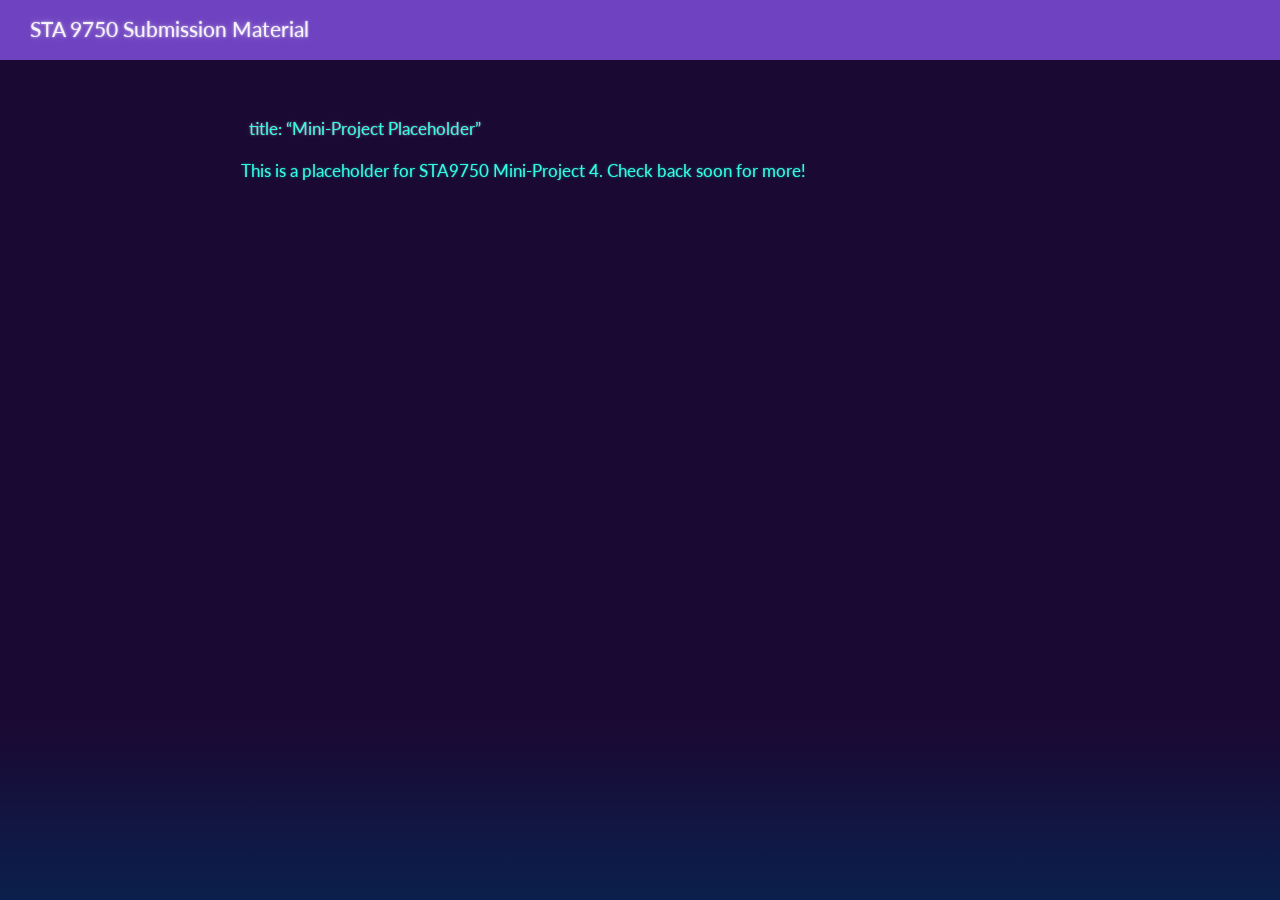
<file: docs/mp04.html>
<!DOCTYPE html>
<html xmlns="http://www.w3.org/1999/xhtml" lang="en" xml:lang="en"><head>

<meta charset="utf-8">
<meta name="generator" content="quarto-1.10.18">

<meta name="viewport" content="width=device-width, initial-scale=1.0, user-scalable=yes">


<title>mp04 – STA 9750 Submission Material</title>
<style>
/* Default styles provided by pandoc.
** See https://pandoc.org/MANUAL.html#variables-for-html for config info.
*/
span.smallcaps{font-variant: small-caps;}
div.columns{display: flex; gap: 1.5em;}
div.column{flex: auto;}
@media screen {
div.columns{gap: min(4vw, 1.5em);}
div.column{overflow-x: auto;}
}
div.hanging-indent{margin-left: 1.5em; text-indent: -1.5em;}
ul.task-list{list-style: none;}
ul.task-list li input[type="checkbox"] {
  width: 0.8em;
  margin: 0 0.8em 0.2em -1em; /* quarto-specific, see https://github.com/quarto-dev/quarto-cli/issues/4556 */ 
  vertical-align: middle;
}
</style>


<script src="site_libs/quarto-nav/quarto-nav.js"></script>
<script src="site_libs/quarto-nav/headroom.min.js"></script>
<script src="site_libs/clipboard/clipboard.min.js"></script>
<script src="site_libs/quarto-search/autocomplete.umd.js"></script>
<script src="site_libs/quarto-search/fuse.min.js"></script>
<script src="site_libs/quarto-search/quarto-search.js"></script>
<meta name="quarto:offset" content="./">
<script src="site_libs/quarto-html/quarto.js" type="module"></script>
<script src="site_libs/quarto-html/tabsets/tabsets.js" type="module"></script>
<script src="site_libs/quarto-html/popper.min.js"></script>
<script src="site_libs/quarto-html/tippy.umd.min.js"></script>
<script src="site_libs/quarto-html/anchor.min.js"></script>
<link href="site_libs/quarto-html/tippy.css" rel="stylesheet">
<link href="site_libs/quarto-html/quarto-syntax-highlighting-dark-b85bc7c33db8c58e0ec93c3465666fed.css" rel="stylesheet" id="quarto-text-highlighting-styles">
<script src="site_libs/bootstrap/bootstrap.min.js"></script>
<link href="site_libs/bootstrap/bootstrap-icons.css" rel="stylesheet">
<link href="site_libs/bootstrap/bootstrap-5c36933dbce0238e8d12d011fd2dd1ab.min.css" rel="stylesheet" append-hash="true" id="quarto-bootstrap" data-mode="dark">
<script id="quarto-search-options" type="application/json">{
  "location": "navbar",
  "copy-button": false,
  "collapse-after": 3,
  "panel-placement": "end",
  "type": "overlay",
  "limit": 50,
  "keyboard-shortcut": [
    "f",
    "/",
    "s"
  ],
  "show-item-context": false,
  "language": {
    "search-no-results-text": "No results",
    "search-matching-documents-text": "matching documents",
    "search-copy-link-title": "Copy link to search",
    "search-hide-matches-text": "Hide additional matches",
    "search-more-match-text": "more match in this document",
    "search-more-matches-text": "more matches in this document",
    "search-clear-button-title": "Clear",
    "search-text-placeholder": "",
    "search-detached-cancel-button-title": "Cancel",
    "search-submit-button-title": "Submit",
    "search-label": "Search"
  }
}</script>


</head>

<body class="nav-fixed fullcontent quarto-light">

<div id="quarto-search-results"></div>
  <header id="quarto-header" class="headroom fixed-top">
    <nav class="navbar navbar-expand-lg " data-bs-theme="dark">
      <div class="navbar-container container-fluid">
      <div class="navbar-brand-container mx-auto">
    <a class="navbar-brand" href="./index.html">
    <span class="navbar-title">STA 9750 Submission Material</span>
    </a>
  </div>
        <div class="quarto-navbar-tools tools-end">
</div>
      </div> <!-- /container-fluid -->
    </nav>
</header>
<!-- content -->
<div id="quarto-content" class="quarto-container page-columns page-rows-contents page-layout-article page-navbar">
<!-- sidebar -->
<!-- margin-sidebar -->
    
<!-- main -->
<main class="content" id="quarto-document-content"><header id="title-block-header" class="quarto-title-block"></header>




<table class="caption-top table">
<tbody>
<tr class="odd">
<td>title: “Mini-Project Placeholder”</td>
</tr>
</tbody>
</table>
<p>This is a placeholder for STA9750 Mini-Project 4. Check back soon for more!</p>



</main> <!-- /main -->
<script id="quarto-html-after-body" type="application/javascript">
  window.document.addEventListener("DOMContentLoaded", function (event) {
    const icon = "";
    const anchorJS = new window.AnchorJS();
    anchorJS.options = {
      placement: 'right',
      icon: icon
    };
    anchorJS.add('.anchored');
    const isCodeAnnotation = (el) => {
      for (const clz of el.classList) {
        if (clz.startsWith('code-annotation-')) {                     
          return true;
        }
      }
      return false;
    }
    const onCopySuccess = function(e) {
      // button target
      const button = e.trigger;
      // don't keep focus
      button.blur();
      // flash "checked"
      button.classList.add('code-copy-button-checked');
      var currentTitle = button.getAttribute("title");
      button.setAttribute("title", "Copied!");
      let tooltip;
      if (window.bootstrap) {
        button.setAttribute("data-bs-toggle", "tooltip");
        button.setAttribute("data-bs-placement", "left");
        button.setAttribute("data-bs-title", "Copied!");
        tooltip = new bootstrap.Tooltip(button, 
          { trigger: "manual", 
            customClass: "code-copy-button-tooltip",
            offset: [0, -8]});
        tooltip.show();    
      }
      setTimeout(function() {
        if (tooltip) {
          tooltip.hide();
          button.removeAttribute("data-bs-title");
          button.removeAttribute("data-bs-toggle");
          button.removeAttribute("data-bs-placement");
        }
        button.setAttribute("title", currentTitle);
        button.classList.remove('code-copy-button-checked');
      }, 1000);
      // clear code selection
      e.clearSelection();
    }
    const getTextToCopy = function(trigger) {
      const outerScaffold = trigger.parentElement.cloneNode(true);
      const codeEl = outerScaffold.querySelector('code');
      for (const childEl of codeEl.children) {
        if (isCodeAnnotation(childEl)) {
          childEl.remove();
        }
      }
      return codeEl.innerText;
    }
    const clipboard = new window.ClipboardJS('.code-copy-button:not([data-in-quarto-modal])', {
      text: getTextToCopy
    });
    clipboard.on('success', onCopySuccess);
    if (window.document.getElementById('quarto-embedded-source-code-modal')) {
      const clipboardModal = new window.ClipboardJS('.code-copy-button[data-in-quarto-modal]', {
        text: getTextToCopy,
        container: window.document.getElementById('quarto-embedded-source-code-modal')
      });
      clipboardModal.on('success', onCopySuccess);
    }
      var localhostRegex = new RegExp(/^(?:http|https):\/\/localhost\:?[0-9]*\//);
      var mailtoRegex = new RegExp(/^mailto:/);
        var filterRegex = new RegExp("https:\/\/suekelj\.github\.io\/STA9750-2026-FALL\/");
      var isInternal = (href) => {
          return filterRegex.test(href) || localhostRegex.test(href) || mailtoRegex.test(href);
      }
      // Inspect non-navigation links and adorn them if external
     var links = window.document.querySelectorAll('a[href]:not(.nav-link):not(.navbar-brand):not(.toc-action):not(.sidebar-link):not(.sidebar-item-toggle):not(.pagination-link):not(.no-external):not([aria-hidden]):not(.dropdown-item):not(.quarto-navigation-tool):not(.about-link)');
      for (var i=0; i<links.length; i++) {
        const link = links[i];
        if (!isInternal(link.href)) {
          // undo the damage that might have been done by quarto-nav.js in the case of
          // links that we want to consider external
          if (link.dataset.originalHref !== undefined) {
            link.href = link.dataset.originalHref;
          }
        }
      }
    function tippyHover(el, contentFn, onTriggerFn, onUntriggerFn) {
      const config = {
        allowHTML: true,
        maxWidth: 500,
        delay: 100,
        arrow: false,
        appendTo: function(el) {
            return el.parentElement;
        },
        interactive: true,
        interactiveBorder: 10,
        theme: 'quarto',
        placement: 'bottom-start',
      };
      if (contentFn) {
        config.content = contentFn;
      }
      if (onTriggerFn) {
        config.onTrigger = onTriggerFn;
      }
      if (onUntriggerFn) {
        config.onUntrigger = onUntriggerFn;
      }
      window.tippy(el, config); 
    }
    const noterefs = window.document.querySelectorAll('a[role="doc-noteref"]');
    for (var i=0; i<noterefs.length; i++) {
      const ref = noterefs[i];
      tippyHover(ref, function() {
        // use id or data attribute instead here
        let href = ref.getAttribute('data-footnote-href') || ref.getAttribute('href');
        try { href = new URL(href).hash; } catch {}
        const id = href.replace(/^#\/?/, "");
        const note = window.document.getElementById(id);
        if (note) {
          return note.innerHTML;
        } else {
          return "";
        }
      });
    }
    const xrefs = window.document.querySelectorAll('a.quarto-xref');
    const processXRef = (id, note) => {
      // Strip column container classes
      const stripColumnClz = (el) => {
        el.classList.remove("page-full", "page-columns");
        if (el.children) {
          for (const child of el.children) {
            stripColumnClz(child);
          }
        }
      }
      stripColumnClz(note)
      if (id === null || id.startsWith('sec-')) {
        // Special case sections, only their first couple elements
        const container = document.createElement("div");
        if (note.children && note.children.length > 2) {
          container.appendChild(note.children[0].cloneNode(true));
          for (let i = 1; i < note.children.length; i++) {
            const child = note.children[i];
            if (child.tagName === "P" && child.innerText === "") {
              continue;
            } else {
              container.appendChild(child.cloneNode(true));
              break;
            }
          }
          if (window.Quarto?.typesetMath) {
            window.Quarto.typesetMath(container);
          }
          return container.innerHTML
        } else {
          if (window.Quarto?.typesetMath) {
            window.Quarto.typesetMath(note);
          }
          return note.innerHTML;
        }
      } else {
        // Remove any anchor links if they are present
        const anchorLink = note.querySelector('a.anchorjs-link');
        if (anchorLink) {
          anchorLink.remove();
        }
        if (window.Quarto?.typesetMath) {
          window.Quarto.typesetMath(note);
        }
        if (note.classList.contains("callout")) {
          return note.outerHTML;
        } else {
          return note.innerHTML;
        }
      }
    }
    for (var i=0; i<xrefs.length; i++) {
      const xref = xrefs[i];
      tippyHover(xref, undefined, function(instance) {
        instance.disable();
        let url = xref.getAttribute('href');
        let hash = undefined; 
        if (url.startsWith('#')) {
          hash = url;
        } else {
          try { hash = new URL(url).hash; } catch {}
        }
        if (hash) {
          const id = hash.replace(/^#\/?/, "");
          const note = window.document.getElementById(id);
          if (note !== null) {
            try {
              const html = processXRef(id, note.cloneNode(true));
              instance.setContent(html);
            } finally {
              instance.enable();
              instance.show();
            }
          } else {
            // See if we can fetch this
            fetch(url.split('#')[0])
            .then(res => res.text())
            .then(html => {
              const parser = new DOMParser();
              const htmlDoc = parser.parseFromString(html, "text/html");
              const note = htmlDoc.getElementById(id);
              if (note !== null) {
                const html = processXRef(id, note);
                instance.setContent(html);
              } 
            }).finally(() => {
              instance.enable();
              instance.show();
            });
          }
        } else {
          // See if we can fetch a full url (with no hash to target)
          // This is a special case and we should probably do some content thinning / targeting
          fetch(url)
          .then(res => res.text())
          .then(html => {
            const parser = new DOMParser();
            const htmlDoc = parser.parseFromString(html, "text/html");
            const note = htmlDoc.querySelector('main.content');
            if (note !== null) {
              // This should only happen for chapter cross references
              // (since there is no id in the URL)
              // remove the first header
              if (note.children.length > 0 && note.children[0].tagName === "HEADER") {
                note.children[0].remove();
              }
              const html = processXRef(null, note);
              instance.setContent(html);
            } 
          }).finally(() => {
            instance.enable();
            instance.show();
          });
        }
      }, function(instance) {
      });
    }
        let selectedAnnoteEl;
        const selectorForAnnotation = ( cell, annotation) => {
          let cellAttr = 'data-code-cell="' + cell + '"';
          let lineAttr = 'data-code-annotation="' +  annotation + '"';
          const selector = 'span[' + cellAttr + '][' + lineAttr + ']';
          return selector;
        }
        const selectCodeLines = (annoteEl) => {
          const doc = window.document;
          const targetCell = annoteEl.getAttribute("data-target-cell");
          const targetAnnotation = annoteEl.getAttribute("data-target-annotation");
          const annoteSpan = window.document.querySelector(selectorForAnnotation(targetCell, targetAnnotation));
          const lines = annoteSpan.getAttribute("data-code-lines").split(",");
          const lineIds = lines.map((line) => {
            return targetCell + "-" + line;
          })
          let top = null;
          let height = null;
          let parent = null;
          if (lineIds.length > 0) {
              //compute the position of the single el (top and bottom and make a div)
              const el = window.document.getElementById(lineIds[0]);
              top = el.offsetTop;
              height = el.offsetHeight;
              parent = el.parentElement.parentElement;
            if (lineIds.length > 1) {
              const lastEl = window.document.getElementById(lineIds[lineIds.length - 1]);
              const bottom = lastEl.offsetTop + lastEl.offsetHeight;
              height = bottom - top;
            }
            if (top !== null && height !== null && parent !== null) {
              // cook up a div (if necessary) and position it 
              let div = window.document.getElementById("code-annotation-line-highlight");
              if (div === null) {
                div = window.document.createElement("div");
                div.setAttribute("id", "code-annotation-line-highlight");
                div.style.position = 'absolute';
                parent.appendChild(div);
              }
              div.style.top = top - 2 + "px";
              div.style.height = height + 4 + "px";
              div.style.left = 0;
              let gutterDiv = window.document.getElementById("code-annotation-line-highlight-gutter");
              if (gutterDiv === null) {
                gutterDiv = window.document.createElement("div");
                gutterDiv.setAttribute("id", "code-annotation-line-highlight-gutter");
                gutterDiv.style.position = 'absolute';
                const codeCell = window.document.getElementById(targetCell);
                const gutter = codeCell.querySelector('.code-annotation-gutter');
                gutter.appendChild(gutterDiv);
              }
              gutterDiv.style.top = top - 2 + "px";
              gutterDiv.style.height = height + 4 + "px";
            }
            selectedAnnoteEl = annoteEl;
          }
        };
        const unselectCodeLines = () => {
          const elementsIds = ["code-annotation-line-highlight", "code-annotation-line-highlight-gutter"];
          elementsIds.forEach((elId) => {
            const div = window.document.getElementById(elId);
            if (div) {
              div.remove();
            }
          });
          selectedAnnoteEl = undefined;
        };
          // Handle positioning of the toggle
      window.addEventListener(
        "resize",
        throttle(() => {
          elRect = undefined;
          if (selectedAnnoteEl) {
            selectCodeLines(selectedAnnoteEl);
          }
        }, 10)
      );
      function throttle(fn, ms) {
      let throttle = false;
      let timer;
        return (...args) => {
          if(!throttle) { // first call gets through
              fn.apply(this, args);
              throttle = true;
          } else { // all the others get throttled
              if(timer) clearTimeout(timer); // cancel #2
              timer = setTimeout(() => {
                fn.apply(this, args);
                timer = throttle = false;
              }, ms);
          }
        };
      }
        // Attach click handler to the DT
        const annoteDls = window.document.querySelectorAll('dt[data-target-cell]');
        for (const annoteDlNode of annoteDls) {
          annoteDlNode.addEventListener('click', (event) => {
            const clickedEl = event.target;
            if (clickedEl !== selectedAnnoteEl) {
              unselectCodeLines();
              const activeEl = window.document.querySelector('dt[data-target-cell].code-annotation-active');
              if (activeEl) {
                activeEl.classList.remove('code-annotation-active');
              }
              selectCodeLines(clickedEl);
              clickedEl.classList.add('code-annotation-active');
            } else {
              // Unselect the line
              unselectCodeLines();
              clickedEl.classList.remove('code-annotation-active');
            }
          });
        }
    const findCites = (el) => {
      const parentEl = el.parentElement;
      if (parentEl) {
        const cites = parentEl.dataset.cites;
        if (cites) {
          return {
            el,
            cites: cites.split(' ')
          };
        } else {
          return findCites(el.parentElement)
        }
      } else {
        return undefined;
      }
    };
    var bibliorefs = window.document.querySelectorAll('a[role="doc-biblioref"]');
    for (var i=0; i<bibliorefs.length; i++) {
      const ref = bibliorefs[i];
      const citeInfo = findCites(ref);
      if (citeInfo) {
        tippyHover(citeInfo.el, function() {
          var popup = window.document.createElement('div');
          citeInfo.cites.forEach(function(cite) {
            var citeDiv = window.document.createElement('div');
            citeDiv.classList.add('hanging-indent');
            citeDiv.classList.add('csl-entry');
            var biblioDiv = window.document.getElementById('ref-' + cite);
            if (biblioDiv) {
              citeDiv.innerHTML = biblioDiv.innerHTML;
            }
            popup.appendChild(citeDiv);
          });
          return popup.innerHTML;
        });
      }
    }
  });
  </script>
</div> <!-- /content -->




</body></html>
</file>
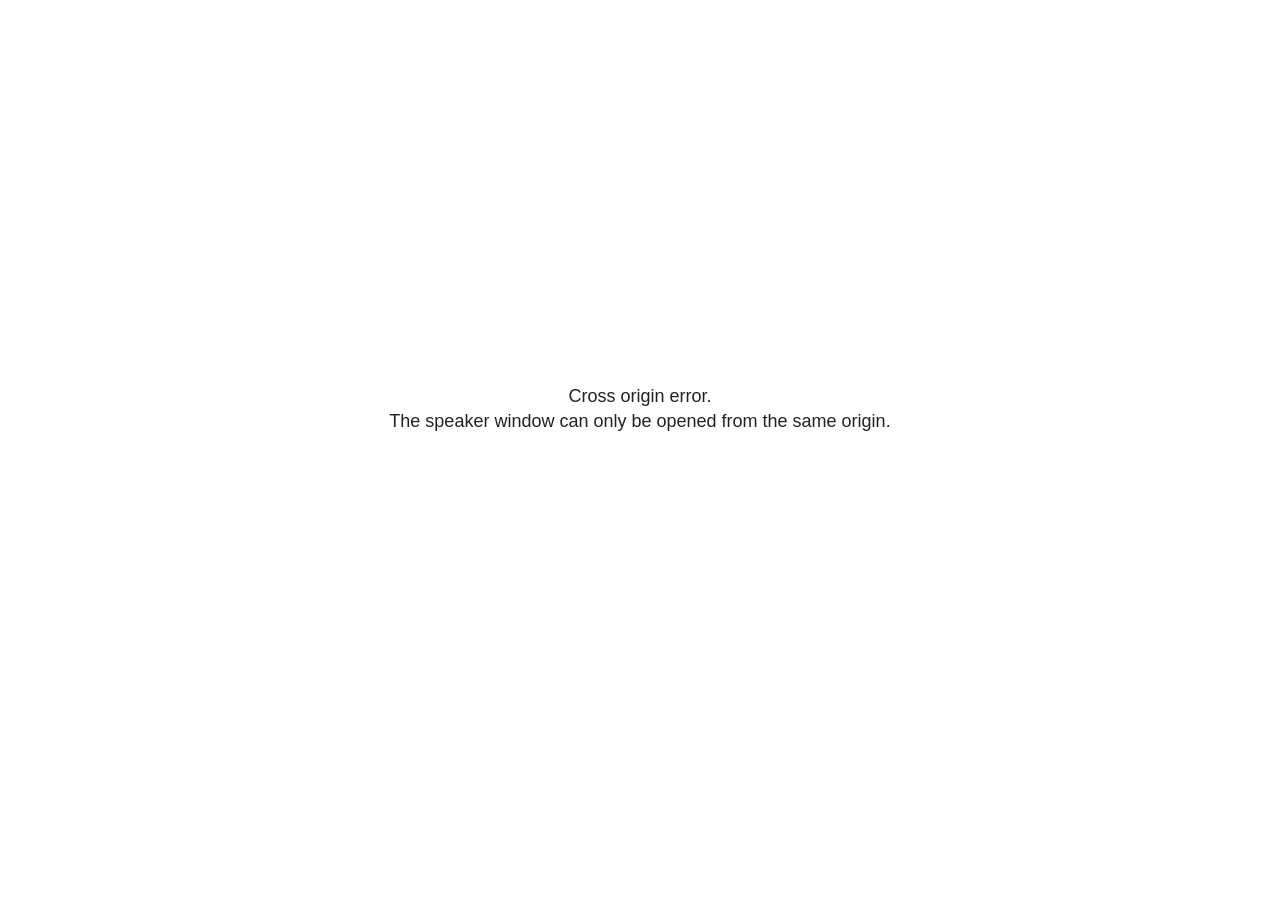
<file: docs/site_libs/revealjs/plugin/notes/speaker-view.html>
<!--
	NOTE: You need to build the notes plugin after making changes to this file.
-->
<html lang="en">
	<head>
		<meta charset="utf-8">

		<title>reveal.js - Speaker View</title>

		<style>
			body {
				font-family: Helvetica;
				font-size: 18px;
			}

			#current-slide,
			#upcoming-slide,
			#speaker-controls {
				padding: 6px;
				box-sizing: border-box;
				-moz-box-sizing: border-box;
			}

			#current-slide iframe,
			#upcoming-slide iframe {
				width: 100%;
				height: 100%;
				border: 1px solid #ddd;
			}

			#current-slide .label,
			#upcoming-slide .label {
				position: absolute;
				top: 10px;
				left: 10px;
				z-index: 2;
			}

			#connection-status {
				position: absolute;
				top: 0;
				left: 0;
				width: 100%;
				height: 100%;
				z-index: 20;
				padding: 30% 20% 20% 20%;
				font-size: 18px;
				color: #222;
				background: #fff;
				text-align: center;
				box-sizing: border-box;
				line-height: 1.4;
			}

			.overlay-element {
				height: 34px;
				line-height: 34px;
				padding: 0 10px;
				text-shadow: none;
				background: rgba( 220, 220, 220, 0.8 );
				color: #222;
				font-size: 14px;
			}

			.overlay-element.interactive:hover {
				background: rgba( 220, 220, 220, 1 );
			}

			#current-slide {
				position: absolute;
				width: 60%;
				height: 100%;
				top: 0;
				left: 0;
				padding-right: 0;
			}

			#upcoming-slide {
				position: absolute;
				width: 40%;
				height: 40%;
				right: 0;
				top: 0;
			}

			/* Speaker controls */
			#speaker-controls {
				position: absolute;
				top: 40%;
				right: 0;
				width: 40%;
				height: 60%;
				overflow: auto;
				font-size: 18px;
			}

				.speaker-controls-time.hidden,
				.speaker-controls-notes.hidden {
					display: none;
				}

				.speaker-controls-time .label,
				.speaker-controls-pace .label,
				.speaker-controls-notes .label {
					text-transform: uppercase;
					font-weight: normal;
					font-size: 0.66em;
					color: #666;
					margin: 0;
				}

				.speaker-controls-time, .speaker-controls-pace {
					border-bottom: 1px solid rgba( 200, 200, 200, 0.5 );
					margin-bottom: 10px;
					padding: 10px 16px;
					padding-bottom: 20px;
					cursor: pointer;
				}

				.speaker-controls-time .reset-button {
					opacity: 0;
					float: right;
					color: #666;
					text-decoration: none;
				}
				.speaker-controls-time:hover .reset-button {
					opacity: 1;
				}

				.speaker-controls-time .timer,
				.speaker-controls-time .clock {
					width: 50%;
				}

				.speaker-controls-time .timer,
				.speaker-controls-time .clock,
				.speaker-controls-time .pacing .hours-value,
				.speaker-controls-time .pacing .minutes-value,
				.speaker-controls-time .pacing .seconds-value {
					font-size: 1.9em;
				}

				.speaker-controls-time .timer {
					float: left;
				}

				.speaker-controls-time .clock {
					float: right;
					text-align: right;
				}

				.speaker-controls-time span.mute {
					opacity: 0.3;
				}

				.speaker-controls-time .pacing-title {
					margin-top: 5px;
				}

				.speaker-controls-time .pacing.ahead {
					color: blue;
				}

				.speaker-controls-time .pacing.on-track {
					color: green;
				}

				.speaker-controls-time .pacing.behind {
					color: red;
				}

				.speaker-controls-notes {
					padding: 10px 16px;
				}

				.speaker-controls-notes .value {
					margin-top: 5px;
					line-height: 1.4;
					font-size: 1.2em;
				}

			/* Layout selector */
			#speaker-layout {
				position: absolute;
				top: 10px;
				right: 10px;
				color: #222;
				z-index: 10;
			}
				#speaker-layout select {
					position: absolute;
					width: 100%;
					height: 100%;
					top: 0;
					left: 0;
					border: 0;
					box-shadow: 0;
					cursor: pointer;
					opacity: 0;

					font-size: 1em;
					background-color: transparent;

					-moz-appearance: none;
					-webkit-appearance: none;
					-webkit-tap-highlight-color: rgba(0, 0, 0, 0);
				}

				#speaker-layout select:focus {
					outline: none;
					box-shadow: none;
				}

			.clear {
				clear: both;
			}

			/* Speaker layout: Wide */
			body[data-speaker-layout="wide"] #current-slide,
			body[data-speaker-layout="wide"] #upcoming-slide {
				width: 50%;
				height: 45%;
				padding: 6px;
			}

			body[data-speaker-layout="wide"] #current-slide {
				top: 0;
				left: 0;
			}

			body[data-speaker-layout="wide"] #upcoming-slide {
				top: 0;
				left: 50%;
			}

			body[data-speaker-layout="wide"] #speaker-controls {
				top: 45%;
				left: 0;
				width: 100%;
				height: 50%;
				font-size: 1.25em;
			}

			/* Speaker layout: Tall */
			body[data-speaker-layout="tall"] #current-slide,
			body[data-speaker-layout="tall"] #upcoming-slide {
				width: 45%;
				height: 50%;
				padding: 6px;
			}

			body[data-speaker-layout="tall"] #current-slide {
				top: 0;
				left: 0;
			}

			body[data-speaker-layout="tall"] #upcoming-slide {
				top: 50%;
				left: 0;
			}

			body[data-speaker-layout="tall"] #speaker-controls {
				padding-top: 40px;
				top: 0;
				left: 45%;
				width: 55%;
				height: 100%;
				font-size: 1.25em;
			}

			/* Speaker layout: Notes only */
			body[data-speaker-layout="notes-only"] #current-slide,
			body[data-speaker-layout="notes-only"] #upcoming-slide {
				display: none;
			}

			body[data-speaker-layout="notes-only"] #speaker-controls {
				padding-top: 40px;
				top: 0;
				left: 0;
				width: 100%;
				height: 100%;
				font-size: 1.25em;
			}

			@media screen and (max-width: 1080px) {
				body[data-speaker-layout="default"] #speaker-controls {
					font-size: 16px;
				}
			}

			@media screen and (max-width: 900px) {
				body[data-speaker-layout="default"] #speaker-controls {
					font-size: 14px;
				}
			}

			@media screen and (max-width: 800px) {
				body[data-speaker-layout="default"] #speaker-controls {
					font-size: 12px;
				}
			}

		</style>
	</head>

	<body>

		<div id="connection-status">Loading speaker view...</div>

		<div id="current-slide"></div>
		<div id="upcoming-slide"><span class="overlay-element label">Upcoming</span></div>
		<div id="speaker-controls">
			<div class="speaker-controls-time">
				<h4 class="label">Time <span class="reset-button">Click to Reset</span></h4>
				<div class="clock">
					<span class="clock-value">0:00 AM</span>
				</div>
				<div class="timer">
					<span class="hours-value">00</span><span class="minutes-value">:00</span><span class="seconds-value">:00</span>
				</div>
				<div class="clear"></div>

				<h4 class="label pacing-title" style="display: none">Pacing – Time to finish current slide</h4>
				<div class="pacing" style="display: none">
					<span class="hours-value">00</span><span class="minutes-value">:00</span><span class="seconds-value">:00</span>
				</div>
			</div>

			<div class="speaker-controls-notes hidden">
				<h4 class="label">Notes</h4>
				<div class="value"></div>
			</div>
		</div>
		<div id="speaker-layout" class="overlay-element interactive">
			<span class="speaker-layout-label"></span>
			<select class="speaker-layout-dropdown"></select>
		</div>

		<script>

			(function() {

				var notes,
					notesValue,
					currentState,
					currentSlide,
					upcomingSlide,
					layoutLabel,
					layoutDropdown,
					pendingCalls = {},
					lastRevealApiCallId = 0,
					connected = false

				var connectionStatus = document.querySelector( '#connection-status' );

				var SPEAKER_LAYOUTS = {
					'default': 'Default',
					'wide': 'Wide',
					'tall': 'Tall',
					'notes-only': 'Notes only'
				};

				setupLayout();

				let openerOrigin;

				try {
					openerOrigin = window.opener.location.origin;
				}
				catch ( error ) { console.warn( error ) }

				// In order to prevent XSS, the speaker view will only run if its
				// opener has the same origin as itself
				if( window.location.origin !== openerOrigin ) {
					connectionStatus.innerHTML = 'Cross origin error.<br>The speaker window can only be opened from the same origin.';
					return;
				}

				var connectionTimeout = setTimeout( function() {
					connectionStatus.innerHTML = 'Error connecting to main window.<br>Please try closing and reopening the speaker view.';
				}, 5000 );

				window.addEventListener( 'message', function( event ) {

					// Validate the origin of all messages to avoid parsing messages
					// that aren't meant for us. Ignore when running off file:// so
					// that the speaker view continues to work without a web server.
					if( window.location.origin !== event.origin && window.location.origin !== 'file://' ) {
						return
					}

					clearTimeout( connectionTimeout );
					connectionStatus.style.display = 'none';

					var data = JSON.parse( event.data );

					// The overview mode is only useful to the reveal.js instance
					// where navigation occurs so we don't sync it
					if( data.state ) delete data.state.overview;

					// Messages sent by the notes plugin inside of the main window
					if( data && data.namespace === 'reveal-notes' ) {
						if( data.type === 'connect' ) {
							handleConnectMessage( data );
						}
						else if( data.type === 'state' ) {
							handleStateMessage( data );
						}
						else if( data.type === 'return' ) {
							pendingCalls[data.callId](data.result);
							delete pendingCalls[data.callId];
						}
					}
					// Messages sent by the reveal.js inside of the current slide preview
					else if( data && data.namespace === 'reveal' ) {
						if( /ready/.test( data.eventName ) ) {
							// Send a message back to notify that the handshake is complete
							window.opener.postMessage( JSON.stringify({ namespace: 'reveal-notes', type: 'connected'} ), '*' );
						}
						else if( /slidechanged|fragmentshown|fragmenthidden|paused|resumed/.test( data.eventName ) && currentState !== JSON.stringify( data.state ) ) {

							dispatchStateToMainWindow( data.state );

						}
					}

				} );

				/**
				 * Updates the presentation in the main window to match the state
				 * of the presentation in the notes window.
				 */
				const dispatchStateToMainWindow = debounce(( state ) => {
					window.opener.postMessage( JSON.stringify({ method: 'setState', args: [ state ]} ), '*' );
				}, 500);

				/**
				 * Asynchronously calls the Reveal.js API of the main frame.
				 */
				function callRevealApi( methodName, methodArguments, callback ) {

					var callId = ++lastRevealApiCallId;
					pendingCalls[callId] = callback;
					window.opener.postMessage( JSON.stringify( {
						namespace: 'reveal-notes',
						type: 'call',
						callId: callId,
						methodName: methodName,
						arguments: methodArguments
					} ), '*' );

				}

				/**
				 * Called when the main window is trying to establish a
				 * connection.
				 */
				function handleConnectMessage( data ) {

					if( connected === false ) {
						connected = true;

						setupIframes( data );
						setupKeyboard();
						setupNotes();
						setupTimer();
						setupHeartbeat();
					}

				}

				/**
				 * Called when the main window sends an updated state.
				 */
				function handleStateMessage( data ) {

					// Store the most recently set state to avoid circular loops
					// applying the same state
					currentState = JSON.stringify( data.state );

					// No need for updating the notes in case of fragment changes
					if ( data.notes ) {
						notes.classList.remove( 'hidden' );
						notesValue.style.whiteSpace = data.whitespace;
						if( data.markdown ) {
							notesValue.innerHTML = marked( data.notes );
						}
						else {
							notesValue.innerHTML = data.notes;
						}
					}
					else {
						notes.classList.add( 'hidden' );
					}

					// Update the note slides
					currentSlide.contentWindow.postMessage( JSON.stringify({ method: 'setState', args: [ data.state ] }), '*' );
					upcomingSlide.contentWindow.postMessage( JSON.stringify({ method: 'setState', args: [ data.state ] }), '*' );
					upcomingSlide.contentWindow.postMessage( JSON.stringify({ method: 'next' }), '*' );

				}

				// Limit to max one state update per X ms
				handleStateMessage = debounce( handleStateMessage, 200 );

				/**
				 * Forward keyboard events to the current slide window.
				 * This enables keyboard events to work even if focus
				 * isn't set on the current slide iframe.
				 *
				 * Block F5 default handling, it reloads and disconnects
				 * the speaker notes window.
				 */
				function setupKeyboard() {

					document.addEventListener( 'keydown', function( event ) {
						if( event.keyCode === 116 || ( event.metaKey && event.keyCode === 82 ) ) {
							event.preventDefault();
							return false;
						}
						currentSlide.contentWindow.postMessage( JSON.stringify({ method: 'triggerKey', args: [ event.keyCode ] }), '*' );
					} );

				}

				/**
				 * Creates the preview iframes.
				 */
				function setupIframes( data ) {

					var params = [
						'receiver',
						'progress=false',
						'history=false',
						'transition=none',
						'autoSlide=0',
						'backgroundTransition=none'
					].join( '&' );

					var urlSeparator = /\?/.test(data.url) ? '&' : '?';
					var hash = '#/' + data.state.indexh + '/' + data.state.indexv;
					var currentURL = data.url + urlSeparator + params + '&scrollActivationWidth=false&postMessageEvents=true' + hash;
					var upcomingURL = data.url + urlSeparator + params + '&scrollActivationWidth=false&controls=false' + hash;

					currentSlide = document.createElement( 'iframe' );
					currentSlide.setAttribute( 'width', 1280 );
					currentSlide.setAttribute( 'height', 1024 );
					currentSlide.setAttribute( 'src', currentURL );
					document.querySelector( '#current-slide' ).appendChild( currentSlide );

					upcomingSlide = document.createElement( 'iframe' );
					upcomingSlide.setAttribute( 'width', 640 );
					upcomingSlide.setAttribute( 'height', 512 );
					upcomingSlide.setAttribute( 'src', upcomingURL );
					document.querySelector( '#upcoming-slide' ).appendChild( upcomingSlide );

				}

				/**
				 * Setup the notes UI.
				 */
				function setupNotes() {

					notes = document.querySelector( '.speaker-controls-notes' );
					notesValue = document.querySelector( '.speaker-controls-notes .value' );

				}

				/**
				 * We send out a heartbeat at all times to ensure we can
				 * reconnect with the main presentation window after reloads.
				 */
				function setupHeartbeat() {

					setInterval( () => {
						window.opener.postMessage( JSON.stringify({ namespace: 'reveal-notes', type: 'heartbeat'} ), '*' );
					}, 1000 );

				}

				function getTimings( callback ) {

					callRevealApi( 'getSlidesAttributes', [], function ( slideAttributes ) {
						callRevealApi( 'getConfig', [], function ( config ) {
							var totalTime = config.totalTime;
							var minTimePerSlide = config.minimumTimePerSlide || 0;
							var defaultTiming = config.defaultTiming;
							if ((defaultTiming == null) && (totalTime == null)) {
								callback(null);
								return;
							}
							// Setting totalTime overrides defaultTiming
							if (totalTime) {
								defaultTiming = 0;
							}
							var timings = [];
							for ( var i in slideAttributes ) {
								var slide = slideAttributes[ i ];
								var timing = defaultTiming;
								if( slide.hasOwnProperty( 'data-timing' )) {
									var t = slide[ 'data-timing' ];
									timing = parseInt(t);
									if( isNaN(timing) ) {
										console.warn("Could not parse timing '" + t + "' of slide " + i + "; using default of " + defaultTiming);
										timing = defaultTiming;
									}
								}
								timings.push(timing);
							}
							if ( totalTime ) {
								// After we've allocated time to individual slides, we summarize it and
								// subtract it from the total time
								var remainingTime = totalTime - timings.reduce( function(a, b) { return a + b; }, 0 );
								// The remaining time is divided by the number of slides that have 0 seconds
								// allocated at the moment, giving the average time-per-slide on the remaining slides
								var remainingSlides = (timings.filter( function(x) { return x == 0 }) ).length
								var timePerSlide = Math.round( remainingTime / remainingSlides, 0 )
								// And now we replace every zero-value timing with that average
								timings = timings.map( function(x) { return (x==0 ? timePerSlide : x) } );
							}
							var slidesUnderMinimum = timings.filter( function(x) { return (x < minTimePerSlide) } ).length
							if ( slidesUnderMinimum ) {
								message = "The pacing time for " + slidesUnderMinimum + " slide(s) is under the configured minimum of " + minTimePerSlide + " seconds. Check the data-timing attribute on individual slides, or consider increasing the totalTime or minimumTimePerSlide configuration options (or removing some slides).";
								alert(message);
							}
							callback( timings );
						} );
					} );

				}

				/**
				 * Return the number of seconds allocated for presenting
				 * all slides up to and including this one.
				 */
				function getTimeAllocated( timings, callback ) {

					callRevealApi( 'getSlidePastCount', [], function ( currentSlide ) {
						var allocated = 0;
						for (var i in timings.slice(0, currentSlide + 1)) {
							allocated += timings[i];
						}
						callback( allocated );
					} );

				}

				/**
				 * Create the timer and clock and start updating them
				 * at an interval.
				 */
				function setupTimer() {

					var start = new Date(),
					timeEl = document.querySelector( '.speaker-controls-time' ),
					clockEl = timeEl.querySelector( '.clock-value' ),
					hoursEl = timeEl.querySelector( '.hours-value' ),
					minutesEl = timeEl.querySelector( '.minutes-value' ),
					secondsEl = timeEl.querySelector( '.seconds-value' ),
					pacingTitleEl = timeEl.querySelector( '.pacing-title' ),
					pacingEl = timeEl.querySelector( '.pacing' ),
					pacingHoursEl = pacingEl.querySelector( '.hours-value' ),
					pacingMinutesEl = pacingEl.querySelector( '.minutes-value' ),
					pacingSecondsEl = pacingEl.querySelector( '.seconds-value' );

					var timings = null;
					getTimings( function ( _timings ) {

						timings = _timings;
						if (_timings !== null) {
							pacingTitleEl.style.removeProperty('display');
							pacingEl.style.removeProperty('display');
						}

						// Update once directly
						_updateTimer();

						// Then update every second
						setInterval( _updateTimer, 1000 );

					} );


					function _resetTimer() {

						if (timings == null) {
							start = new Date();
							_updateTimer();
						}
						else {
							// Reset timer to beginning of current slide
							getTimeAllocated( timings, function ( slideEndTimingSeconds ) {
								var slideEndTiming = slideEndTimingSeconds * 1000;
								callRevealApi( 'getSlidePastCount', [], function ( currentSlide ) {
									var currentSlideTiming = timings[currentSlide] * 1000;
									var previousSlidesTiming = slideEndTiming - currentSlideTiming;
									var now = new Date();
									start = new Date(now.getTime() - previousSlidesTiming);
									_updateTimer();
								} );
							} );
						}

					}

					timeEl.addEventListener( 'click', function() {
						_resetTimer();
						return false;
					} );

					function _displayTime( hrEl, minEl, secEl, time) {

						var sign = Math.sign(time) == -1 ? "-" : "";
						time = Math.abs(Math.round(time / 1000));
						var seconds = time % 60;
						var minutes = Math.floor( time / 60 ) % 60 ;
						var hours = Math.floor( time / ( 60 * 60 )) ;
						hrEl.innerHTML = sign + zeroPadInteger( hours );
						if (hours == 0) {
							hrEl.classList.add( 'mute' );
						}
						else {
							hrEl.classList.remove( 'mute' );
						}
						minEl.innerHTML = ':' + zeroPadInteger( minutes );
						if (hours == 0 && minutes == 0) {
							minEl.classList.add( 'mute' );
						}
						else {
							minEl.classList.remove( 'mute' );
						}
						secEl.innerHTML = ':' + zeroPadInteger( seconds );
					}

					function _updateTimer() {

						var diff, hours, minutes, seconds,
						now = new Date();

						diff = now.getTime() - start.getTime();

						clockEl.innerHTML = now.toLocaleTimeString( 'en-US', { hour12: true, hour: '2-digit', minute:'2-digit' } );
						_displayTime( hoursEl, minutesEl, secondsEl, diff );
						if (timings !== null) {
							_updatePacing(diff);
						}

					}

					function _updatePacing(diff) {

						getTimeAllocated( timings, function ( slideEndTimingSeconds ) {
							var slideEndTiming = slideEndTimingSeconds * 1000;

							callRevealApi( 'getSlidePastCount', [], function ( currentSlide ) {
								var currentSlideTiming = timings[currentSlide] * 1000;
								var timeLeftCurrentSlide = slideEndTiming - diff;
								if (timeLeftCurrentSlide < 0) {
									pacingEl.className = 'pacing behind';
								}
								else if (timeLeftCurrentSlide < currentSlideTiming) {
									pacingEl.className = 'pacing on-track';
								}
								else {
									pacingEl.className = 'pacing ahead';
								}
								_displayTime( pacingHoursEl, pacingMinutesEl, pacingSecondsEl, timeLeftCurrentSlide );
							} );
						} );
					}

				}

				/**
				 * Sets up the speaker view layout and layout selector.
				 */
				function setupLayout() {

					layoutDropdown = document.querySelector( '.speaker-layout-dropdown' );
					layoutLabel = document.querySelector( '.speaker-layout-label' );

					// Render the list of available layouts
					for( var id in SPEAKER_LAYOUTS ) {
						var option = document.createElement( 'option' );
						option.setAttribute( 'value', id );
						option.textContent = SPEAKER_LAYOUTS[ id ];
						layoutDropdown.appendChild( option );
					}

					// Monitor the dropdown for changes
					layoutDropdown.addEventListener( 'change', function( event ) {

						setLayout( layoutDropdown.value );

					}, false );

					// Restore any currently persisted layout
					setLayout( getLayout() );

				}

				/**
				 * Sets a new speaker view layout. The layout is persisted
				 * in local storage.
				 */
				function setLayout( value ) {

					var title = SPEAKER_LAYOUTS[ value ];

					layoutLabel.innerHTML = 'Layout' + ( title ? ( ': ' + title ) : '' );
					layoutDropdown.value = value;

					document.body.setAttribute( 'data-speaker-layout', value );

					// Persist locally
					if( supportsLocalStorage() ) {
						window.localStorage.setItem( 'reveal-speaker-layout', value );
					}

				}

				/**
				 * Returns the ID of the most recently set speaker layout
				 * or our default layout if none has been set.
				 */
				function getLayout() {

					if( supportsLocalStorage() ) {
						var layout = window.localStorage.getItem( 'reveal-speaker-layout' );
						if( layout ) {
							return layout;
						}
					}

					// Default to the first record in the layouts hash
					for( var id in SPEAKER_LAYOUTS ) {
						return id;
					}

				}

				function supportsLocalStorage() {

					try {
						localStorage.setItem('test', 'test');
						localStorage.removeItem('test');
						return true;
					}
					catch( e ) {
						return false;
					}

				}

				function zeroPadInteger( num ) {

					var str = '00' + parseInt( num );
					return str.substring( str.length - 2 );

				}

				/**
				 * Limits the frequency at which a function can be called.
				 */
				function debounce( fn, ms ) {

					var lastTime = 0,
						timeout;

					return function() {

						var args = arguments;
						var context = this;

						clearTimeout( timeout );

						var timeSinceLastCall = Date.now() - lastTime;
						if( timeSinceLastCall > ms ) {
							fn.apply( context, args );
							lastTime = Date.now();
						}
						else {
							timeout = setTimeout( function() {
								fn.apply( context, args );
								lastTime = Date.now();
							}, ms - timeSinceLastCall );
						}

					}

				}

			})();

		</script>
	</body>
</html>
</file>
<file: docs/site_libs/quarto-html/tippy.css>
.tippy-box[data-animation=fade][data-state=hidden]{opacity:0}[data-tippy-root]{max-width:calc(100vw - 10px)}.tippy-box{position:relative;background-color:#333;color:#fff;border-radius:4px;font-size:14px;line-height:1.4;white-space:normal;outline:0;transition-property:transform,visibility,opacity}.tippy-box[data-placement^=top]>.tippy-arrow{bottom:0}.tippy-box[data-placement^=top]>.tippy-arrow:before{bottom:-7px;left:0;border-width:8px 8px 0;border-top-color:initial;transform-origin:center top}.tippy-box[data-placement^=bottom]>.tippy-arrow{top:0}.tippy-box[data-placement^=bottom]>.tippy-arrow:before{top:-7px;left:0;border-width:0 8px 8px;border-bottom-color:initial;transform-origin:center bottom}.tippy-box[data-placement^=left]>.tippy-arrow{right:0}.tippy-box[data-placement^=left]>.tippy-arrow:before{border-width:8px 0 8px 8px;border-left-color:initial;right:-7px;transform-origin:center left}.tippy-box[data-placement^=right]>.tippy-arrow{left:0}.tippy-box[data-placement^=right]>.tippy-arrow:before{left:-7px;border-width:8px 8px 8px 0;border-right-color:initial;transform-origin:center right}.tippy-box[data-inertia][data-state=visible]{transition-timing-function:cubic-bezier(.54,1.5,.38,1.11)}.tippy-arrow{width:16px;height:16px;color:#333}.tippy-arrow:before{content:"";position:absolute;border-color:transparent;border-style:solid}.tippy-content{position:relative;padding:5px 9px;z-index:1}
</file>
<file: docs/site_libs/quarto-html/quarto-syntax-highlighting-64a204ab8560d761af7679ceaba22944.css>
/* quarto syntax highlight colors */
:root {
  --quarto-hl-ot-color: #003B4F;
  --quarto-hl-at-color: #657422;
  --quarto-hl-ss-color: #20794D;
  --quarto-hl-an-color: #5E5E5E;
  --quarto-hl-fu-color: #4758AB;
  --quarto-hl-st-color: #20794D;
  --quarto-hl-cf-color: #003B4F;
  --quarto-hl-op-color: #5E5E5E;
  --quarto-hl-er-color: #AD0000;
  --quarto-hl-bn-color: #AD0000;
  --quarto-hl-al-color: #AD0000;
  --quarto-hl-va-color: #111111;
  --quarto-hl-bu-color: inherit;
  --quarto-hl-ex-color: inherit;
  --quarto-hl-pp-color: #AD0000;
  --quarto-hl-in-color: #5E5E5E;
  --quarto-hl-vs-color: #20794D;
  --quarto-hl-wa-color: #5E5E5E;
  --quarto-hl-do-color: #5E5E5E;
  --quarto-hl-im-color: #00769E;
  --quarto-hl-ch-color: #20794D;
  --quarto-hl-dt-color: #AD0000;
  --quarto-hl-fl-color: #AD0000;
  --quarto-hl-co-color: #5E5E5E;
  --quarto-hl-cv-color: #5E5E5E;
  --quarto-hl-cn-color: #8f5902;
  --quarto-hl-sc-color: #5E5E5E;
  --quarto-hl-dv-color: #AD0000;
  --quarto-hl-kw-color: #003B4F;
}

/* other quarto variables */
:root {
  --quarto-font-monospace: SFMono-Regular, Menlo, Monaco, Consolas, "Liberation Mono", "Courier New", monospace;
}

/* syntax highlight based on Pandoc's rules */
pre > code.sourceCode > span {
  color: #003B4F;
}

code.sourceCode > span {
  color: #003B4F;
}

div.sourceCode,
div.sourceCode pre.sourceCode {
  color: #003B4F;
}

/* Normal */
code span {
  color: #003B4F;
}

/* Alert */
code span.al {
  color: #AD0000;
  font-style: inherit;
}

/* Annotation */
code span.an {
  color: #5E5E5E;
  font-style: inherit;
}

/* Attribute */
code span.at {
  color: #657422;
  font-style: inherit;
}

/* BaseN */
code span.bn {
  color: #AD0000;
  font-style: inherit;
}

/* BuiltIn */
code span.bu {
  font-style: inherit;
}

/* ControlFlow */
code span.cf {
  color: #003B4F;
  font-weight: bold;
  font-style: inherit;
}

/* Char */
code span.ch {
  color: #20794D;
  font-style: inherit;
}

/* Constant */
code span.cn {
  color: #8f5902;
  font-style: inherit;
}

/* Comment */
code span.co {
  color: #5E5E5E;
  font-style: inherit;
}

/* CommentVar */
code span.cv {
  color: #5E5E5E;
  font-style: italic;
}

/* Documentation */
code span.do {
  color: #5E5E5E;
  font-style: italic;
}

/* DataType */
code span.dt {
  color: #AD0000;
  font-style: inherit;
}

/* DecVal */
code span.dv {
  color: #AD0000;
  font-style: inherit;
}

/* Error */
code span.er {
  color: #AD0000;
  font-style: inherit;
}

/* Extension */
code span.ex {
  font-style: inherit;
}

/* Float */
code span.fl {
  color: #AD0000;
  font-style: inherit;
}

/* Function */
code span.fu {
  color: #4758AB;
  font-style: inherit;
}

/* Import */
code span.im {
  color: #00769E;
  font-style: inherit;
}

/* Information */
code span.in {
  color: #5E5E5E;
  font-style: inherit;
}

/* Keyword */
code span.kw {
  color: #003B4F;
  font-weight: bold;
  font-style: inherit;
}

/* Operator */
code span.op {
  color: #5E5E5E;
  font-style: inherit;
}

/* Other */
code span.ot {
  color: #003B4F;
  font-style: inherit;
}

/* Preprocessor */
code span.pp {
  color: #AD0000;
  font-style: inherit;
}

/* SpecialChar */
code span.sc {
  color: #5E5E5E;
  font-style: inherit;
}

/* SpecialString */
code span.ss {
  color: #20794D;
  font-style: inherit;
}

/* String */
code span.st {
  color: #20794D;
  font-style: inherit;
}

/* Variable */
code span.va {
  color: #111111;
  font-style: inherit;
}

/* VerbatimString */
code span.vs {
  color: #20794D;
  font-style: inherit;
}

/* Warning */
code span.wa {
  color: #5E5E5E;
  font-style: italic;
}

.prevent-inlining {
  content: "</";
}

/*# sourceMappingURL=9d8d5bb603a83b8298b89080a598c93b.css.map */
</file>
<file: docs/site_libs/quarto-html/quarto-syntax-highlighting-dark-b85bc7c33db8c58e0ec93c3465666fed.css>
/* quarto syntax highlight colors */
:root {
  --quarto-hl-al-color: #f07178;
  --quarto-hl-an-color: #d4d0ab;
  --quarto-hl-at-color: #00e0e0;
  --quarto-hl-bn-color: #d4d0ab;
  --quarto-hl-bu-color: #abe338;
  --quarto-hl-ch-color: #abe338;
  --quarto-hl-co-color: #f8f8f2;
  --quarto-hl-cv-color: #ffd700;
  --quarto-hl-cn-color: #ffd700;
  --quarto-hl-cf-color: #ffa07a;
  --quarto-hl-dt-color: #ffa07a;
  --quarto-hl-dv-color: #d4d0ab;
  --quarto-hl-do-color: #f8f8f2;
  --quarto-hl-er-color: #f07178;
  --quarto-hl-ex-color: #00e0e0;
  --quarto-hl-fl-color: #d4d0ab;
  --quarto-hl-fu-color: #ffa07a;
  --quarto-hl-im-color: #abe338;
  --quarto-hl-in-color: #d4d0ab;
  --quarto-hl-kw-color: #ffa07a;
  --quarto-hl-op-color: #ffa07a;
  --quarto-hl-ot-color: #00e0e0;
  --quarto-hl-pp-color: #dcc6e0;
  --quarto-hl-re-color: #00e0e0;
  --quarto-hl-sc-color: #abe338;
  --quarto-hl-ss-color: #abe338;
  --quarto-hl-st-color: #abe338;
  --quarto-hl-va-color: #00e0e0;
  --quarto-hl-vs-color: #abe338;
  --quarto-hl-wa-color: #dcc6e0;
}

/* other quarto variables */
:root {
  --quarto-font-monospace: SFMono-Regular, Menlo, Monaco, Consolas, "Liberation Mono", "Courier New", monospace;
}

/* syntax highlight based on Pandoc's rules */
pre > code.sourceCode > span {
  color: #f8f8f2;
}

code.sourceCode > span {
  color: #f8f8f2;
}

div.sourceCode,
div.sourceCode pre.sourceCode {
  color: #f8f8f2;
}

/* Normal */
code span {
  color: #f8f8f2;
}

/* Alert */
code span.al {
  color: #f07178;
}

/* Annotation */
code span.an {
  color: #d4d0ab;
}

/* Attribute */
code span.at {
  color: #00e0e0;
}

/* BaseN */
code span.bn {
  color: #d4d0ab;
}

/* BuiltIn */
code span.bu {
  color: #abe338;
}

/* ControlFlow */
code span.cf {
  font-weight: bold;
  color: #ffa07a;
}

/* Char */
code span.ch {
  color: #abe338;
}

/* Constant */
code span.cn {
  color: #ffd700;
}

/* Comment */
code span.co {
  font-style: italic;
  color: #f8f8f2;
}

/* CommentVar */
code span.cv {
  color: #ffd700;
}

/* Documentation */
code span.do {
  color: #f8f8f2;
}

/* DataType */
code span.dt {
  color: #ffa07a;
}

/* DecVal */
code span.dv {
  color: #d4d0ab;
}

/* Error */
code span.er {
  color: #f07178;
  text-decoration: underline;
}

/* Extension */
code span.ex {
  font-weight: bold;
  color: #00e0e0;
}

/* Float */
code span.fl {
  color: #d4d0ab;
}

/* Function */
code span.fu {
  color: #ffa07a;
}

/* Import */
code span.im {
  color: #abe338;
}

/* Information */
code span.in {
  color: #d4d0ab;
}

/* Keyword */
code span.kw {
  font-weight: bold;
  color: #ffa07a;
}

/* Operator */
code span.op {
  color: #ffa07a;
}

/* Other */
code span.ot {
  color: #00e0e0;
}

/* Preprocessor */
code span.pp {
  color: #dcc6e0;
}

/* RegionMarker */
code span.re {
  background-color: #f8f8f2;
  color: #00e0e0;
}

/* SpecialChar */
code span.sc {
  color: #abe338;
}

/* SpecialString */
code span.ss {
  color: #abe338;
}

/* String */
code span.st {
  color: #abe338;
}

/* Variable */
code span.va {
  color: #00e0e0;
}

/* VerbatimString */
code span.vs {
  color: #abe338;
}

/* Warning */
code span.wa {
  color: #dcc6e0;
}

.prevent-inlining {
  content: "</";
}

/*# sourceMappingURL=4ed8f1090dec6531da29ab00902aa718.css.map */
</file>
